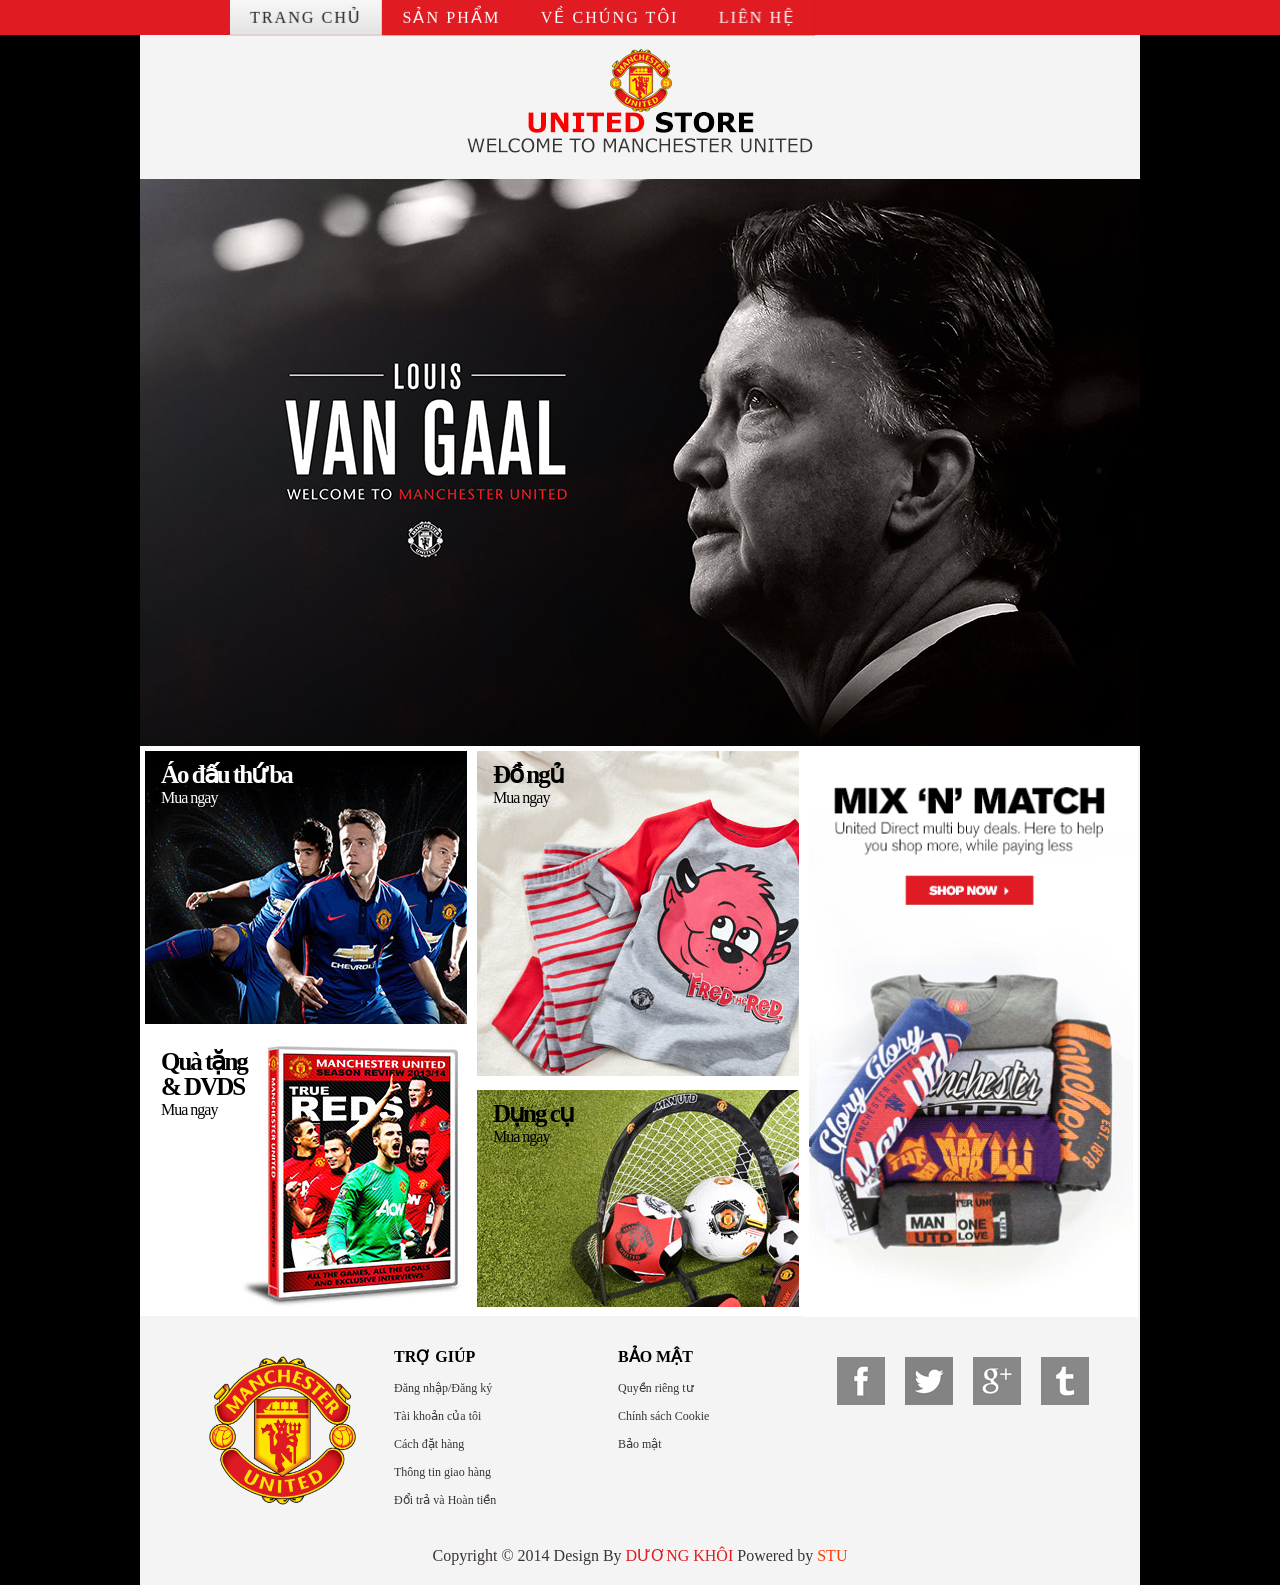
<file: index.html>
﻿<!DOCTYPE html>
<html>

<head>
    <link rel="shortcut icon" href="images/manutdlogo.png" />
    <link rel="stylesheet" href="css/style.css" />
    <link rel="stylesheet" href="css/menubar.css" />
    <title>ManUtd Store</title>

    <script src="js/jquery-1.11.1.min.js"></script>
    <script src="js/simplegallery.js"></script>
    <script>
        var mygallery = new simpleGallery({
            wrapperid: "simplegallery1", 
            dimensions: [1000, 567], 
            imagearray: [
                ["images/slider/04.jpg", "", "", ""],
                ["images/slider/01.png", "", "", ""],
                ["images/slider/02.jpg", "", "", ""],
                ["images/slider/03.png", "", "", ""],
                ["images/slider/05.jpg", "", "", ""]
            ],
            autoplay: [true, 2000, 2], 
            persist: false,
            fadeduration: 500,
            oninit: function () {
            },
            onslide: function (curslide, i) {
            }
        })
    </script>
</head>

<body>
    <div class="wapper">
        <!--Start header-->
        <header>
            <div id="logo">
                <img src="images/logo.png" />
            </div>
        </header>

        <nav>
            <ul class="navigation">
              <li>
                    <a href="index.html">Trang Chủ</a>
                    <span id="current">Trang Chủ</span>
                </li>
                <li>
                    <a href="products.html">Sản Phẩm</a>
                    <span>Sản Phẩm</span>
                </li>
                <li>
                    <a href="about.html">Về Chúng Tôi</a>
                    <span>Về Chúng Tôi</span>
                </li>
                <li>
                    <a href="contact.html">Liên Hệ </a>
                    <span>Liên Hệ</span>
                </li>
              
            </ul>
        </nav>

      
        <article class="main">
       
            <section id="simplegallery1"></section>
           
            <section id="bigbox">
                <div id="boxone">
                    <a href="index.html">
                        <div class="titlebox">
                            <h2>Áo đấu thứ ba </h2>
                            <span>Mua ngay </span>
                        </div>
                        <img src="images/box1a.jpg" />
                    </a>

                    <a href="index.html">
                        <div class="titlebox black">
                            <h2>Quà tặng <br /> & DVDS</h2>
                            <span>Mua ngay </span>
                        </div>
                        <img src="images/box1b.jpg" />
                    </a>
                </div>

                <div id="boxone">
                    <a href="index.html">
                        <div class="titlebox black">
                            <h2>Đồ ngủ</h2>
                            <span>Mua ngay </span>
                        </div>
                        <img src="images/box2a.jpg" />
                    </a>

                    <a href="index.html">
                        <div class="titlebox black">
                            <h2>Dụng cụ</h2>
                            <span>Mua ngay </span>
                        </div>
                        <img src="images/box2b.jpg" />
                    </a>
                </div>

                <div id="boxone">
                    <a href="index.html">
                        <img src="images/box3.gif" id="gif" />
                    </a>
                </div>

            </section>
            

        </article>

        <footer>
            <div id="mainfooter">
                <div id="boxfooter">
                    <a title="rorate" href="index.html"><img id="rorate" src="images/manutdlogo.png" /></a>
                </div>
                <div id="boxfooter">
                    <h4> TRỢ GIÚP</h4>

                    <ul>
                        <li><a href="#">Đăng nhập/Đăng ký</a></li>
                        <li><a href="#">Tài khoản của tôi</a></li>
                        <li><a href="#">Cách đặt hàng</a></li>
                        <li><a href="#">Thông tin giao hàng</a></li>
                        <li><a href="#">Đổi trả và Hoàn tiền</a></li>
                    </ul>
                </div>

                <div id="boxfooter">
                    <h4> BẢO MẬT</h4>
                    <ul>
                        <li><a href="#">Quyền riêng tư</a></li>
                        <li><a href="#">Chính sách Cookie</a></li>
                        <li><a href="#">Bảo mật</a></li>
                    </ul>
                </div>

                <div id="boxsocial">
                    <ul class="social">
                        <li><a href="https://www.facebook.com/manchesterunited" class="facebook"></a></li>
                        <li><a href="https://twitter.com/ManUtd" class="twitter"></a></li>
                        <li><a href="https://plus.google.com/+manutd" class="google"></a></li>
                        <li><a href="www.tumblr.com/tagged/manchester-united" class="tumblr"></a></li>
                    </ul>
                </div>
            </div>

            <p> Copyright &copy; 2014 Design By <a style="color: #E01B22; text-decoration:none;"
                    href="https://www.facebook.com/share/17wJoaTj5F/?mibextid=wwXIfr">DƯƠNG KHÔI </a>
                Powered by <a style="color: #FE3905; text-decoration:none;" href="stu.edu.vn">STU</a></p>
        </footer><!--End footer-->
    </div>
</body>

</html>
</file>
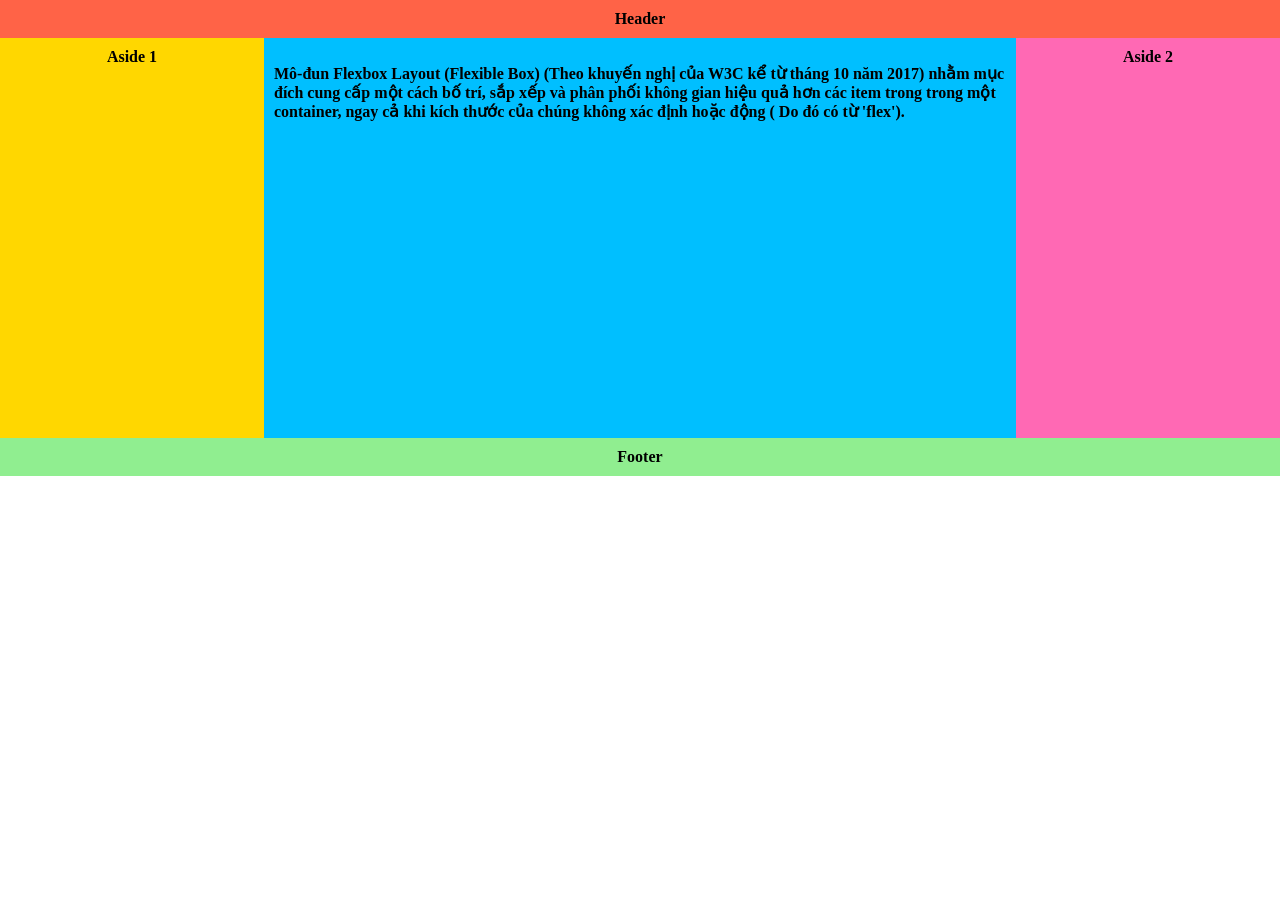
<file: Lab/Lab06/Bai_2_Minh_hoa_layout/index.html>
<!DOCTYPE html>
<html>

<head>
	<meta http-equiv="Content-Type" content="text/html; charset=utf-8" />
    <link rel="stylesheet" href="css/style.css">
</head>

<body>
    <div class="wrapper">
        <header class="header-flex-2">Header</header>
        <article class="main">
            <p>Mô-đun Flexbox Layout (Flexible Box) (Theo khuyến nghị của W3C kể từ tháng 10 năm 2017) nhằm mục đích
                cung cấp một cách bố trí, sắp xếp và phân phối không gian hiệu quả hơn các item trong trong một
                container, ngay cả khi kích thước của chúng không xác định hoặc động ( Do đó có từ 'flex').</p>
        </article>
        <aside class="aside aside-1">Aside 1</aside>
        <aside class="aside aside-2">Aside 2</aside>
        <footer class="footer-flex-2">Footer</footer>
    </div>
</body>

</html>
</file>
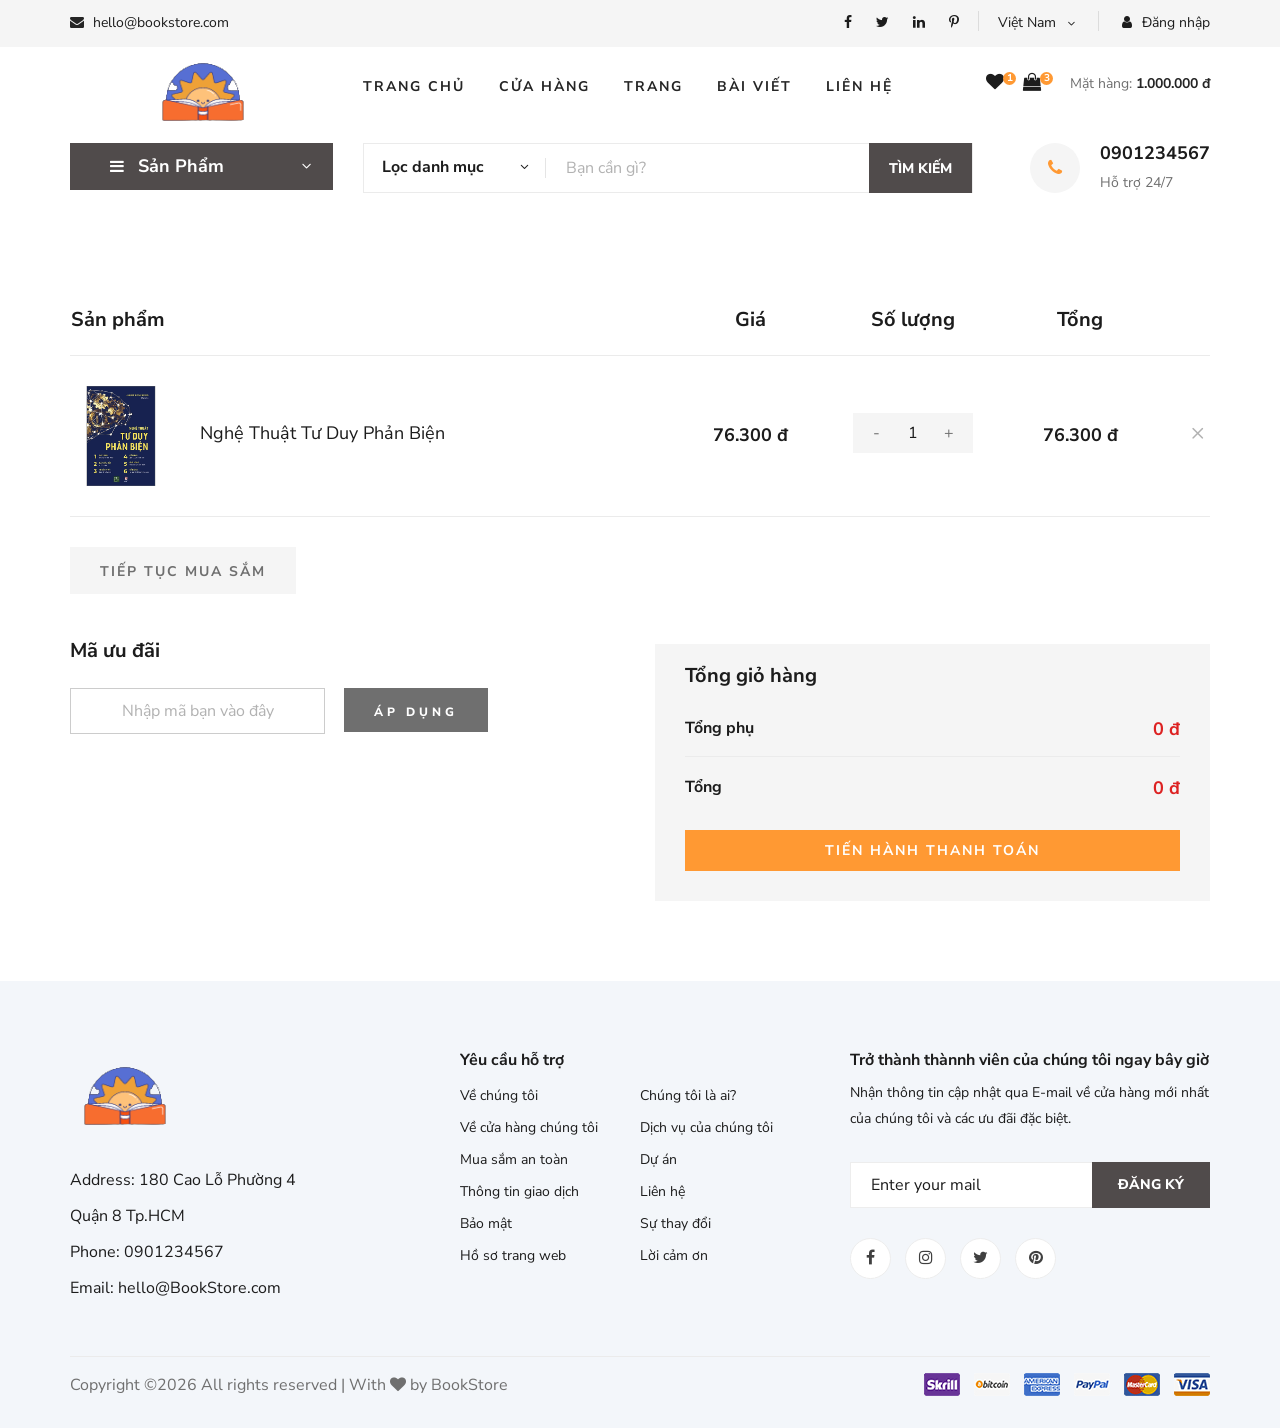
<file: Lab/Lab07/Lab07/demo_bai_2/index.html>
<!DOCTYPE html>
<html lang="zxx">

<head>
    <meta charset="UTF-8">
    <meta name="description" content="Ogani Template">
    <meta name="keywords" content="Ogani, unica, creative, html">
    <meta name="viewport" content="width=device-width, initial-scale=1.0">
    <meta http-equiv="X-UA-Compatible" content="ie=edge">
    <title>Nice | BookStore</title>
    
    <!-- Google Font -->
    <link href="https://fonts.googleapis.com/css2?family=Nunito Sans:wght@200;300;400;600;900&display=swap" rel="stylesheet">
    
    <!-- Css Styles -->
    <link rel="stylesheet" href="css/bootstrap.min.css" type="text/css">
    <link rel="stylesheet" href="css/font-awesome.min.css" type="text/css">
    <link rel="stylesheet" href="css/elegant-icons.css" type="text/css">
    <link rel="stylesheet" href="css/nice-select.css" type="text/css">
    <link rel="stylesheet" href="css/jquery-ui.min.css" type="text/css">
    <link rel="stylesheet" href="css/owl.carousel.min.css" type="text/css">
    <link rel="stylesheet" href="css/slicknav.min.css" type="text/css">
    <link rel="stylesheet" href="css/style.css" type="text/css">


</head>

<body>
    <!-- Page Preloder -->
    <div id="preloder">
        <div class="loader"></div>
    </div>

    <!-- Humberger Begin -->
    <div class="humberger__menu__overlay"></div>
    <div class="humberger__menu__wrapper">
        <div class="humberger__menu__logo">
            <a href="#"><img src="img/logo.png" alt=""></a>
        </div>
        <div class="humberger__menu__cart">
            <ul>
                <li><a href="#"><i class="fa fa-heart"></i> <span>1</span></a></li>
                <li><a href="#"><i class="fa fa-shopping-bag"></i> <span>3</span></a></li>
            </ul>
            <div class="header__cart__price">Mặt hàng: <span>1.000.000 đ</span></div>
        </div>
        <div class="humberger__menu__widget">
            <div class="header__top__right__language">
                <div>Việt Nam</div>
                <span class="arrow_carrot-down"></span>
                <ul>
                    <li><a href="#">Spanis</a></li>
                    <li><a href="#">English</a></li>
                </ul>
            </div>
            <div class="header__top__right__auth">
                <a href="#"><i class="fa fa-user"></i> Đăng nhập</a>
            </div>
        </div>
        <nav class="humberger__menu__nav mobile-menu">
            <ul>
                <li><a href="./index.html">Trang chủ</a></li>
                <li><a href="./shop-grid.html">Cửa hàng</a></li>
                <li><a href="#">Trang</a>
                    <ul class="header__menu__dropdown">
                        <li><a href="./shop-details.html">Cửa hàng chi tiết</a></li>
                        <li><a href="./shoping-cart.html">Giỏ hàng</a></li>
                        <li><a href="./checkout.html">Thủ tục thanh toán</a></li>
                        <li><a href="./blog-details.html">Chi tiết bài viết</a></li>
                    </ul>
                </li>
                <li><a href="./blog.html">Bài viết</a></li>
                <li><a href="./contact.html">Liên hệ</a></li>
            </ul>
        </nav>
        <div id="mobile-menu-wrap"></div>
        <div class="header__top__right__social">
            <a href="#"><i class="fa fa-facebook"></i></a>
            <a href="#"><i class="fa fa-twitter"></i></a>
            <a href="#"><i class="fa fa-linkedin"></i></a>
            <a href="#"><i class="fa fa-pinterest-p"></i></a>
        </div>
        <div class="humberger__menu__contact">
            <ul>
                <li><i class="fa fa-envelope"></i> hello@bookstore.com</li>
            </ul>
        </div>
    </div>
    <!-- Humberger End -->

    <!-- Header Section Begin -->
    <header class="header">
        <div class="header__top">
            <div class="container">
                <div class="row">
                    <div class="col-lg-6 col-md-6">
                        <div class="header__top__left">
                            <ul>
                                <li><i class="fa fa-envelope"></i> hello@bookstore.com</li>
                            </ul>
                        </div>
                    </div>
                    <div class="col-lg-6 col-md-6">
                        <div class="header__top__right">
                            <div class="header__top__right__social">
                                <a href="#"><i class="fa fa-facebook"></i></a>
                                <a href="#"><i class="fa fa-twitter"></i></a>
                                <a href="#"><i class="fa fa-linkedin"></i></a>
                                <a href="#"><i class="fa fa-pinterest-p"></i></a>
                            </div>
                            <div class="header__top__right__language">
                                <div>Việt Nam</div>
                                <span class="arrow_carrot-down"></span>
                                <ul>
                                    <li><a href="#">Spanis</a></li>
                                    <li><a href="#">English</a></li>
                                </ul>
                            </div>
                            <div class="header__top__right__auth">
                                <a href="#"><i class="fa fa-user"></i> Đăng nhập</a>
                            </div>
                        </div>
                    </div>
                </div>
            </div>
        </div>
        <div class="container">
            <div class="row">
                <div class="col-lg-3">
                    <div class="header__logo">
                        <a href="./index.html"><img src="img/logo.png" alt=""></a>
                    </div>
                </div>
                <div class="col-lg-6">
                    <nav class="header__menu">
                        <ul class="ul-menu">
                            <li><a href="./index.html">Trang chủ</a></li>
                            <li><a href="./shop-grid.html">Cửa hàng</a></li>
                            <li><a href="#">Trang</a>
                                <ul class="header__menu__dropdown">
                                    <li><a href="./shop-details.html">Cửa hàng chi tiết</a></li>
                                    <li><a href="./shoping-cart.html">Giỏ hàng</a></li>
                                    <li><a href="./checkout.html">Thủ tục thanh toán</a></li>
                                    <li><a href="./blog-details.html">Chi tiết bài viết</a></li>
                                </ul>
                            </li>
                            <li><a href="./blog.html">Bài viết</a></li>
                            <li><a href="./contact.html">Liên hệ</a></li>
                        </ul>
                    </nav>
                </div>
                <div class="col-lg-3">
                    <div class="header__cart">
                        <ul>
                            <li><a href="#"><i class="fa fa-heart"></i> <span>1</span></a></li>
                            <li><a href="#"><i class="fa fa-shopping-bag"></i> <span>3</span></a></li>
                        </ul>
                        <div class="header__cart__price">Mặt hàng: <span>1.000.000 đ</span></div>
                    </div>
                </div>
            </div>
            <div class="humberger__open">
                <i class="fa fa-bars"></i>
            </div>
        </div>
    </header>
    <!-- Header Section End -->

    <!-- Hero Section Begin -->
    <section class="hero hero-normal">
        <div class="container">
            <div class="row">
                <div class="col-lg-3">
                    <div class="hero__categories">
                        <div class="hero__categories__all">
                            <i class="fa fa-bars"></i>
                            <span>Sản Phẩm</span>
                        </div>
                        <ul>
                            <li><a href="#">Văn học</a></li>
                            <li><a href="#">Kinh tế</a></li>
                            <li><a href="#">Thiếu nhi</a></li>
                            <li><a href="#">Kĩ năng sống</a></li>
                            <li><a href="#">Giáo khoa</a></li>
                            <li><a href="#">Từ điển</a></li>
                            <li><a href="#">Lịch sử</a></li>
                            <li><a href="#">Y học</a></li>
                            <li><a href="#">Tạp chí</a></li>
                            <li><a href="#">Ngoại ngữ</a></li>
                            <li><a href="#">Giáo trình</a></li>
                        </ul>
                    </div>
                </div>
                <div class="col-lg-9">
                    <div class="hero__search">
                        <div class="hero__search__form">
                            <form action="#">
                                <div class="hero__search__categories">
                                    Lọc danh mục
                                    <span class="arrow_carrot-down"></span>
                                </div>
                                <input type="text" placeholder="Bạn cần gì?">
                                <button type="submit" class="site-btn">TÌM KIẾM</button>
                            </form>
                        </div>
                        <div class="hero__search__phone">
                            <div class="hero__search__phone__icon">
                                <i class="fa fa-phone"></i>
                            </div>
                            <div class="hero__search__phone__text">
                                <h5>0901234567</h5>
                                <span>Hỗ trợ 24/7 </span>
                            </div>
                        </div>
                    </div>
                </div>
            </div>
        </div>
    </section>
    <!-- Hero Section End -->

    <!-- Shoping Cart Section Begin -->
    <section class="shoping-cart spad">
        <div class="container">
            <div class="row">
                <div class="col-lg-12">
                    <div class="shoping__cart__table">
                        <table>
                            <thead>
                                <tr>
                                    <th class="shoping__product">Sản phẩm</th>
                                    <th>Giá</th>
                                    <th>Số lượng</th>
                                    <th>Tổng</th>
                                    <th></th>
                                </tr>
                            </thead>
                            <tbody>
                                <tr>
                                    <td class="shoping__cart__item">
                                        <img src="img/featured/Book_2.jpg" alt="" width="100px">
                                        <h5>Nghệ Thuật Tư Duy Phản Biện</h5>
                                    </td>
                                    <td class="shoping__cart__price">
                                        76.300 đ
                                    </td>
                                    <td class="shoping__cart__quantity">
                                        <div class="quantity">
                                            <div class="pro-qty">
                                                <input value="1" id="quantity" >
                                            </div>
                                        </div>
                                    </td>
                                    <td class="shoping__cart__total" id="total">
                                        76.300 đ
                                    </td>
                                    <td class="shoping__cart__item__close">
                                        <span class="icon_close"></span>
                                    </td>
                                </tr>
                            </tbody>
                        </table>
                    </div>
                </div>
            </div>
            <div class="row">
                <div class="col-lg-12">
                    <div class="shoping__cart__btns">
                        <a href="#" class="primary-btn cart-btn">TIẾP TỤC MUA SẮM</a>
                    </div>
                </div>
                <div class="col-lg-6">
                    <div class="shoping__continue">
                        <div class="shoping__discount">
                            <h5>Mã ưu đãi</h5>
                            <form action="#">
                                <input type="text" placeholder="Nhập mã bạn vào đây">
                                <button type="submit" class="site-btn">ÁP DỤNG</button>
                            </form>
                        </div>
                    </div>
                </div>
                <div class="col-lg-6">
                    <div class="shoping__checkout">
                        <h5>Tổng giỏ hàng</h5>
                        <ul>
                            <li>Tổng phụ <span>0 đ</span></li>
                            <li>Tổng <span>0 đ</span></li>
                        </ul>
                        <a href="#" class="primary-btn">Tiến hành thanh toán</a>
                    </div>
                </div>
            </div>
        </div>
    </section>
    <!-- Shoping Cart Section End -->


    <!-- Footer Section Begin -->
    <footer class="footer spad">
        <div class="container">
            <div class="row">
                <div class="col-lg-3 col-md-6 col-sm-6">
                    <div class="footer__about">
                        <div class="footer__about__logo">
                            <a href="./index.html"><img src="img/logo.png" alt=""></a>
                        </div>
                        <ul>
                            <li>Address: 180 Cao Lỗ Phường 4 Quận 8 Tp.HCM</li>
                            <li>Phone: 0901234567</li>
                            <li>Email: hello@BookStore.com</li>
                        </ul>
                    </div>
                </div>
                <div class="col-lg-4 col-md-6 col-sm-6 offset-lg-1">
                    <div class="footer__widget">
                        <h6>
                            Yêu cầu hỗ trợ</h6>
                        <ul>
                            <li><a href="#">Về chúng tôi</a></li>
                            <li><a href="#">Về cửa hàng chúng tôi</a></li>
                            <li><a href="#">Mua sắm an toàn</a></li>
                            <li><a href="#">Thông tin giao dịch</a></li>
                            <li><a href="#">Bảo mật</a></li>
                            <li><a href="#">Hồ sơ trang web</a></li>
                        </ul>
                        <ul>
                            <li><a href="#">Chúng tôi là ai?</a></li>
                            <li><a href="#">Dịch vụ của chúng tôi</a></li>
                            <li><a href="#">Dự án</a></li>
                            <li><a href="#">Liên hệ</a></li>
                            <li><a href="#">Sự thay đổi</a></li>
                            <li><a href="#">Lời cảm ơn</a></li>
                        </ul>
                    </div>
                </div>
                <div class="col-lg-4 col-md-12">
                    <div class="footer__widget">
                        <h6>Trở thành thànnh viên của chúng tôi ngay bây giờ</h6>
                        <p>Nhận thông tin cập nhật qua E-mail về cửa hàng mới nhất của chúng tôi và các ưu đãi đặc biệt.</p>
                        <form action="#">
                            <input type="text" placeholder="Enter your mail">
                            <button type="submit" class="site-btn">Đăng ký</button>
                        </form>
                        <div class="footer__widget__social">
                            <a href="#"><i class="fa fa-facebook"></i></a>
                            <a href="#"><i class="fa fa-instagram"></i></a>
                            <a href="#"><i class="fa fa-twitter"></i></a>
                            <a href="#"><i class="fa fa-pinterest"></i></a>
                        </div>
                    </div>
                </div>
            </div>
            <div class="row">
                <div class="col-lg-12">
                    <div class="footer__copyright">
                        <div class="footer__copyright__text"><p>
  Copyright &copy;<script>document.write(new Date().getFullYear());</script> All rights reserved | With <i class="fa fa-heart" aria-hidden="true"></i> by BookStore</a>
  </p></div>
                        <div class="footer__copyright__payment"><img src="img/payment-item.png" alt=""></div>
                    </div>
                </div>
            </div>
        </div>
    </footer>
    <!-- Footer Section End -->

    <!-- Js Plugins -->
    <script src="js/jquery-3.3.1.min.js"></script>
    <script src="js/bootstrap.min.js"></script>
    <script src="js/jquery.nice-select.min.js"></script>
    <script src="js/jquery-ui.min.js"></script>
    <script src="js/jquery.slicknav.js"></script>
    <script src="js/mixitup.min.js"></script>
    <script src="js/owl.carousel.min.js"></script>
    <script src="js/main.js"></script>


</body>

</html>
</file>
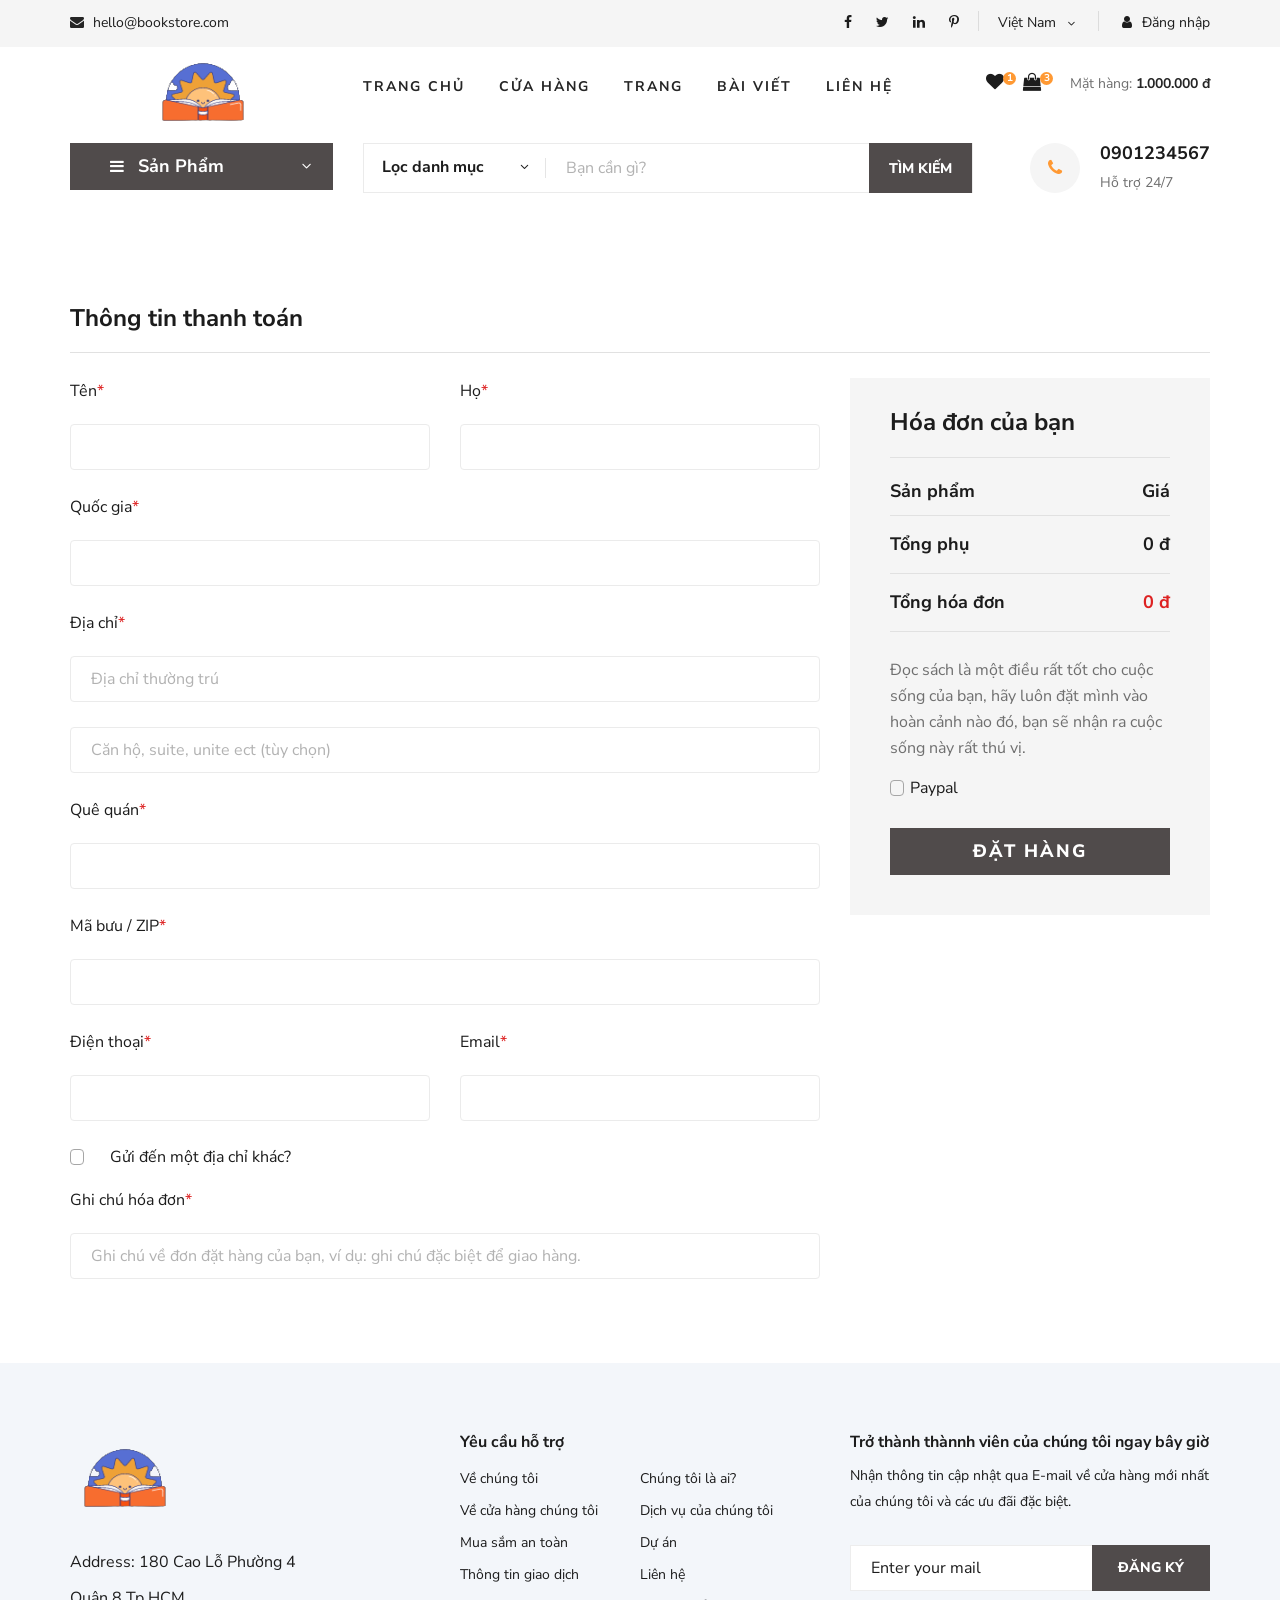
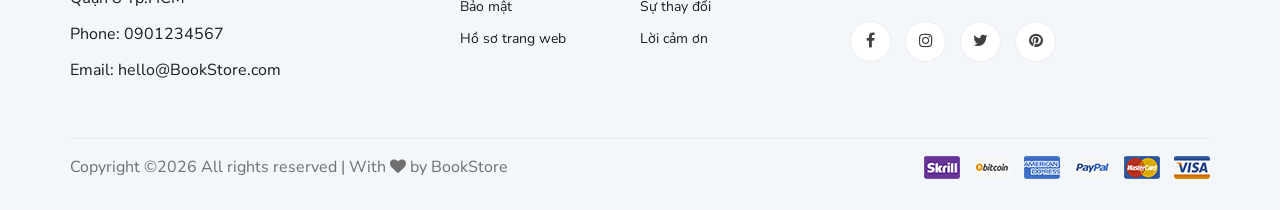
<file: Lab/Lab07/Lab07/Vi_du/index.html>
<!DOCTYPE html>
<html lang="zxx">

<head>
    <meta charset="UTF-8">
    <meta name="description" content="Ogani Template">
    <meta name="keywords" content="Ogani, unica, creative, html">
    <meta name="viewport" content="width=device-width, initial-scale=1.0">
    <meta http-equiv="X-UA-Compatible" content="ie=edge">
    <title>Nice | BookStore</title>
    
    <!-- Google Font -->
    <link href="https://fonts.googleapis.com/css2?family=Nunito Sans:wght@200;300;400;600;900&display=swap" rel="stylesheet">
    
    <!-- Css Styles -->
    <link rel="stylesheet" href="css/bootstrap.min.css" type="text/css">
    <link rel="stylesheet" href="css/font-awesome.min.css" type="text/css">
    <link rel="stylesheet" href="css/elegant-icons.css" type="text/css">
    <link rel="stylesheet" href="css/nice-select.css" type="text/css">
    <link rel="stylesheet" href="css/jquery-ui.min.css" type="text/css">
    <link rel="stylesheet" href="css/owl.carousel.min.css" type="text/css">
    <link rel="stylesheet" href="css/slicknav.min.css" type="text/css">
    <link rel="stylesheet" href="css/style.css" type="text/css">


    <style>
        .error-message {
            color: red;
            font-size: 14px; 
            margin-top: 5px; 
        }
    </style>
</head>

<body>
    <!-- Page Preloder -->
    <div id="preloder">
        <div class="loader"></div>
    </div>

    <!-- Humberger Begin -->
    <div class="humberger__menu__overlay"></div>
    <div class="humberger__menu__wrapper">
        <div class="humberger__menu__logo">
            <a href="#"><img src="img/logo.png" alt=""></a>
        </div>
        <div class="humberger__menu__cart">
            <ul>
                <li><a href="#"><i class="fa fa-heart"></i> <span>1</span></a></li>
                <li><a href="#"><i class="fa fa-shopping-bag"></i> <span>3</span></a></li>
            </ul>
            <div class="header__cart__price">Mặt hàng: <span>1.000.000 đ</span></div>
        </div>
        <div class="humberger__menu__widget">
            <div class="header__top__right__language">
                <div>Việt Nam</div>
                <span class="arrow_carrot-down"></span>
                <ul>
                    <li><a href="#">Spanis</a></li>
                    <li><a href="#">English</a></li>
                </ul>
            </div>
            <div class="header__top__right__auth">
                <a href="#"><i class="fa fa-user"></i> Đăng nhập</a>
            </div>
        </div>
        <nav class="humberger__menu__nav mobile-menu">
            <ul>
                <li><a href="./index.html">Trang chủ</a></li>
                <li><a href="./shop-grid.html">Cửa hàng</a></li>
                <li><a href="#">Trang</a>
                    <ul class="header__menu__dropdown">
                        <li><a href="./shop-details.html">Cửa hàng chi tiết</a></li>
                        <li><a href="./shoping-cart.html">Giỏ hàng</a></li>
                        <li><a href="./checkout.html">Thủ tục thanh toán</a></li>
                        <li><a href="./blog-details.html">Chi tiết bài viết</a></li>
                    </ul>
                </li>
                <li><a href="./blog.html">Bài viết</a></li>
                <li><a href="./contact.html">Liên hệ</a></li>
            </ul>
        </nav>
        <div id="mobile-menu-wrap"></div>
        <div class="header__top__right__social">
            <a href="#"><i class="fa fa-facebook"></i></a>
            <a href="#"><i class="fa fa-twitter"></i></a>
            <a href="#"><i class="fa fa-linkedin"></i></a>
            <a href="#"><i class="fa fa-pinterest-p"></i></a>
        </div>
        <div class="humberger__menu__contact">
            <ul>
                <li><i class="fa fa-envelope"></i> hello@bookstore.com</li>
            </ul>
        </div>
    </div>
    <!-- Humberger End -->

    <!-- Header Section Begin -->
    <header class="header">
        <div class="header__top">
            <div class="container">
                <div class="row">
                    <div class="col-lg-6 col-md-6">
                        <div class="header__top__left">
                            <ul>
                                <li><i class="fa fa-envelope"></i> hello@bookstore.com</li>
                            </ul>
                        </div>
                    </div>
                    <div class="col-lg-6 col-md-6">
                        <div class="header__top__right">
                            <div class="header__top__right__social">
                                <a href="#"><i class="fa fa-facebook"></i></a>
                                <a href="#"><i class="fa fa-twitter"></i></a>
                                <a href="#"><i class="fa fa-linkedin"></i></a>
                                <a href="#"><i class="fa fa-pinterest-p"></i></a>
                            </div>
                            <div class="header__top__right__language">
                                <div>Việt Nam</div>
                                <span class="arrow_carrot-down"></span>
                                <ul>
                                    <li><a href="#">Spanis</a></li>
                                    <li><a href="#">English</a></li>
                                </ul>
                            </div>
                            <div class="header__top__right__auth">
                                <a href="#"><i class="fa fa-user"></i> Đăng nhập</a>
                            </div>
                        </div>
                    </div>
                </div>
            </div>
        </div>
        <div class="container">
            <div class="row">
                <div class="col-lg-3">
                    <div class="header__logo">
                        <a href="./index.html"><img src="img/logo.png" alt=""></a>
                    </div>
                </div>
                <div class="col-lg-6">
                    <nav class="header__menu">
                        <ul class="ul-menu">
                            <li><a href="./index.html">Trang chủ</a></li>
                            <li><a href="./shop-grid.html">Cửa hàng</a></li>
                            <li><a href="#">Trang</a>
                                <ul class="header__menu__dropdown">
                                    <li><a href="./shop-details.html">Cửa hàng chi tiết</a></li>
                                    <li><a href="./shoping-cart.html">Giỏ hàng</a></li>
                                    <li><a href="./checkout.html">Thủ tục thanh toán</a></li>
                                    <li><a href="./blog-details.html">Chi tiết bài viết</a></li>
                                </ul>
                            </li>
                            <li><a href="./blog.html">Bài viết</a></li>
                            <li><a href="./contact.html">Liên hệ</a></li>
                        </ul>
                    </nav>
                </div>
                <div class="col-lg-3">
                    <div class="header__cart">
                        <ul>
                            <li><a href="#"><i class="fa fa-heart"></i> <span>1</span></a></li>
                            <li><a href="#"><i class="fa fa-shopping-bag"></i> <span>3</span></a></li>
                        </ul>
                        <div class="header__cart__price">Mặt hàng: <span>1.000.000 đ</span></div>
                    </div>
                </div>
            </div>
            <div class="humberger__open">
                <i class="fa fa-bars"></i>
            </div>
        </div>
    </header>
    <!-- Header Section End -->

    <!-- Hero Section Begin -->
    <section class="hero hero-normal">
        <div class="container">
            <div class="row">
                <div class="col-lg-3">
                    <div class="hero__categories">
                        <div class="hero__categories__all">
                            <i class="fa fa-bars"></i>
                            <span>Sản Phẩm</span>
                        </div>
                        <ul>
                            <li><a href="#">Văn học</a></li>
                            <li><a href="#">Kinh tế</a></li>
                            <li><a href="#">Thiếu nhi</a></li>
                            <li><a href="#">Kĩ năng sống</a></li>
                            <li><a href="#">Giáo khoa</a></li>
                            <li><a href="#">Từ điển</a></li>
                            <li><a href="#">Lịch sử</a></li>
                            <li><a href="#">Y học</a></li>
                            <li><a href="#">Tạp chí</a></li>
                            <li><a href="#">Ngoại ngữ</a></li>
                            <li><a href="#">Giáo trình</a></li>
                        </ul>
                    </div>
                </div>
                <div class="col-lg-9">
                    <div class="hero__search">
                        <div class="hero__search__form">
                            <form action="#">
                                <div class="hero__search__categories">
                                    Lọc danh mục
                                    <span class="arrow_carrot-down"></span>
                                </div>
                                <input type="text" placeholder="Bạn cần gì?">
                                <button type="submit" class="site-btn">TÌM KIẾM</button>
                            </form>
                        </div>
                        <div class="hero__search__phone">
                            <div class="hero__search__phone__icon">
                                <i class="fa fa-phone"></i>
                            </div>
                            <div class="hero__search__phone__text">
                                <h5>0901234567</h5>
                                <span>Hỗ trợ 24/7 </span>
                            </div>
                        </div>
                    </div>
                </div>
            </div>
        </div>
    </section>
    <!-- Hero Section End -->

     <!-- Checkout Section Begin -->
     <section class="checkout spad">
        <div class="container">
            <div class="checkout__form">
                <h4>Thông tin thanh toán</h4>
                <form id="checkoutForm" action="#">
                    <div class="row">
                        <div class="col-lg-8 col-md-6">
                            <div class="row">
                                <div class="col-lg-6">
                                    <div class="checkout__input">
                                        <p>Tên<span>*</span></p>
                                        <input type="text" id="firstNameInput">
                                        <div class="error-message" id="firstNameErrorMessage"></div>
                                    </div>
                                </div>
                                <div class="col-lg-6">
                                    <div class="checkout__input">
                                        <p>Họ<span>*</span></p>
                                        <input type="text" id="lastNameInput">
                                        <div class="error-message" id="lastNameErrorMessage"></div>
                                    </div>
                                </div>
                            </div>
                            <div class="checkout__input">
                                <p>Quốc gia<span>*</span></p>
                                <input type="text" id="nationInput">
                                <div class="error-message" id="nationErrorMessage"></div>
                            </div>
                            <div class="checkout__input">
                                <p>Địa chỉ<span>*</span></p>
                                <input type="text" placeholder="Địa chỉ thường trú" class="checkout__input__add" id="adresseInput">
                                <div class="error-message" id="adresseErrorMessage"></div>
                                <input type="text" placeholder="Căn hộ, suite, unite ect (tùy chọn)" id="suiteInput">
                                <div class="error-message" id="suiteErrorMessage"></div>
                            </div>
                            <div class="checkout__input">
                                <p>Quê quán<span>*</span></p>
                                <input type="text" id="countryInput">
                                <div class="error-message" id="countryErrorMessage"></div>
                            </div>
                            <div class="checkout__input">
                                <p>Mã bưu / ZIP<span>*</span></p>
                                <input type="text" id="zipInput">
                                <div class="error-message" id="zipErrorMessage"></div>
                            </div>
                            <div class="row">
                                <div class="col-lg-6">
                                    <div class="checkout__input">
                                        <p>Điện thoại<span>*</span></p>
                                        <input type="text" id="numInput">
                                        <div class="error-message" id="numErrorMessage"></div>
                                    </div>
                                </div>
                                <div class="col-lg-6">
                                    <div class="checkout__input">
                                        <p>Email<span>*</span></p>
                                        <input type="text" id="emailInput">
                                        <div class="error-message" id="emailErrorMessage"></div>
                                    </div>
                                </div>
                            </div>
                           
                            <div class="checkout__input__checkbox">
                                <label for="diff-acc">
                                    Gửi đến một địa chỉ khác?
                                    <input type="checkbox" id="diff-acc">
                                    <span class="checkmark"></span>
                                </label>
                            </div>
                            <div class="checkout__input">
                                <p>Ghi chú hóa đơn<span>*</span></p>
                                <input type="text" placeholder="Ghi chú về đơn đặt hàng của bạn, ví dụ: ghi chú đặc biệt để giao hàng." id="noteInput">
                                <div class="error-message" id="noteErrorMessage"></div>
                            </div>
                        </div>
                        <div class="col-lg-4 col-md-6">
                            <div class="checkout__order">
                                <h4>Hóa đơn của bạn</h4>
                                <div class="checkout__order__products">Sản phẩm <span>Giá</span></div>
                               
                                <div class="checkout__order__subtotal">Tổng phụ <span>0 đ</span></div>
                                <div class="checkout__order__total">Tổng hóa đơn <span>0 đ</span></div>
                                <p>Đọc sách là một điều rất tốt cho cuộc sống của bạn, hãy luôn đặt mình vào hoàn cảnh nào đó, bạn sẽ
                                    nhận ra cuộc sống này rất thú vị.
                                </p>
                                <div class="checkout__input__checkbox">
                                    <label for="paypal">
                                        Paypal
                                        <input type="checkbox" id="paypal">
                                        <span class="checkmark"></span>
                                    </label>
                                </div>
                                <button type="button" class="site-btn" onclick="validateForm()">Đặt hàng</button>
                            </div>
                        </div>
                    </div>
                </form>
            </div>
        </div>
    </section>
    <!-- Checkout Section End -->


    <!-- Footer Section Begin -->
    <footer class="footer spad">
        <div class="container">
            <div class="row">
                <div class="col-lg-3 col-md-6 col-sm-6">
                    <div class="footer__about">
                        <div class="footer__about__logo">
                            <a href="./index.html"><img src="img/logo.png" alt=""></a>
                        </div>
                        <ul>
                            <li>Address: 180 Cao Lỗ Phường 4 Quận 8 Tp.HCM</li>
                            <li>Phone: 0901234567</li>
                            <li>Email: hello@BookStore.com</li>
                        </ul>
                    </div>
                </div>
                <div class="col-lg-4 col-md-6 col-sm-6 offset-lg-1">
                    <div class="footer__widget">
                        <h6>
                            Yêu cầu hỗ trợ</h6>
                        <ul>
                            <li><a href="#">Về chúng tôi</a></li>
                            <li><a href="#">Về cửa hàng chúng tôi</a></li>
                            <li><a href="#">Mua sắm an toàn</a></li>
                            <li><a href="#">Thông tin giao dịch</a></li>
                            <li><a href="#">Bảo mật</a></li>
                            <li><a href="#">Hồ sơ trang web</a></li>
                        </ul>
                        <ul>
                            <li><a href="#">Chúng tôi là ai?</a></li>
                            <li><a href="#">Dịch vụ của chúng tôi</a></li>
                            <li><a href="#">Dự án</a></li>
                            <li><a href="#">Liên hệ</a></li>
                            <li><a href="#">Sự thay đổi</a></li>
                            <li><a href="#">Lời cảm ơn</a></li>
                        </ul>
                    </div>
                </div>
                <div class="col-lg-4 col-md-12">
                    <div class="footer__widget">
                        <h6>Trở thành thànnh viên của chúng tôi ngay bây giờ</h6>
                        <p>Nhận thông tin cập nhật qua E-mail về cửa hàng mới nhất của chúng tôi và các ưu đãi đặc biệt.</p>
                        <form action="#">
                            <input type="text" placeholder="Enter your mail">
                            <button type="submit" class="site-btn">Đăng ký</button>
                        </form>
                        <div class="footer__widget__social">
                            <a href="#"><i class="fa fa-facebook"></i></a>
                            <a href="#"><i class="fa fa-instagram"></i></a>
                            <a href="#"><i class="fa fa-twitter"></i></a>
                            <a href="#"><i class="fa fa-pinterest"></i></a>
                        </div>
                    </div>
                </div>
            </div>
            <div class="row">
                <div class="col-lg-12">
                    <div class="footer__copyright">
                        <div class="footer__copyright__text"><p>
  Copyright &copy;<script>document.write(new Date().getFullYear());</script> All rights reserved | With <i class="fa fa-heart" aria-hidden="true"></i> by BookStore</a>
  </p></div>
                        <div class="footer__copyright__payment"><img src="img/payment-item.png" alt=""></div>
                    </div>
                </div>
            </div>
        </div>
    </footer>
    <!-- Footer Section End -->

    <!-- Js Plugins -->
    <script src="js/jquery-3.3.1.min.js"></script>
    <script src="js/bootstrap.min.js"></script>
    <script src="js/jquery.nice-select.min.js"></script>
    <script src="js/jquery-ui.min.js"></script>
    <script src="js/jquery.slicknav.js"></script>
    <script src="js/mixitup.min.js"></script>
    <script src="js/owl.carousel.min.js"></script>
    <script src="js/main.js"></script>



    <!-- JavaScript -->
    <script>
        function validateForm() {
    // 1. Lấy giá trị từ các ô input
    var firstName = document.getElementById('firstNameInput').value.trim();
    var lastName = document.getElementById('lastNameInput').value.trim();
    var nation = document.getElementById('nationInput').value.trim();
    var address = document.getElementById('adresseInput').value.trim();
    var suite = document.getElementById('suiteInput').value.trim();
    var country = document.getElementById('countryInput').value.trim();
    var zip = document.getElementById('zipInput').value.trim();
    var num = document.getElementById('numInput').value.trim();
    var email = document.getElementById('emailInput').value.trim();
    var note = document.getElementById('noteInput').value.trim();

    var isValid = true;

    // 2. Hàm kiểm tra chung để hiển thị lỗi
    function checkEmpty(value, errorId, message) {
        if (value === '') {
            document.getElementById(errorId).textContent = message;
            return false;
        } else {
            document.getElementById(errorId).textContent = '';
            return true;
        }
    }

    // 3. Thực hiện kiểm tra từng ô
    if (!checkEmpty(firstName, 'firstNameErrorMessage', 'Vui lòng nhập tên của bạn.')) isValid = false;
    if (!checkEmpty(lastName, 'lastNameErrorMessage', 'Vui lòng nhập họ của bạn.')) isValid = false;
    if (!checkEmpty(nation, 'nationErrorMessage', 'Vui lòng nhập quốc gia của bạn.')) isValid = false;
    if (!checkEmpty(address, 'adresseErrorMessage', 'Vui lòng nhập địa chỉ của bạn.')) isValid = false;
    if (!checkEmpty(suite, 'suiteErrorMessage', 'Vui lòng nhập nơi của bạn.')) isValid = false;
    if (!checkEmpty(country, 'countryErrorMessage', 'Vui lòng nhập quê quán của bạn.')) isValid = false;
    if (!checkEmpty(zip, 'zipErrorMessage', 'Vui lòng nhập mã bưu của bạn.')) isValid = false;
    if (!checkEmpty(num, 'numErrorMessage', 'Vui lòng nhập số điện thoại của bạn.')) isValid = false;
    if (!checkEmpty(note, 'noteErrorMessage', 'Vui lòng nhập ghi chú đơn hàng.')) isValid = false;

    // Kiểm tra Email định dạng hợp lệ
    if (email === '') {
        document.getElementById('emailErrorMessage').textContent = 'Vui lòng nhập email.';
        isValid = false;
    } else if (!validateEmail(email)) {
        document.getElementById('emailErrorMessage').textContent = 'Vui lòng nhập một địa chỉ email hợp lệ.';
        isValid = false;
    } else {
        document.getElementById('emailErrorMessage').textContent = '';
    }

    // 4. Nếu tất cả đều hợp lệ
    if (isValid) {
        alert('Đặt hàng thành công!');
    }
}

function validateEmail(email) {
    var emailRegex = /\S+@\S+\.\S+/;
    return emailRegex.test(email);
}
    
    </script>
    
</body>

</html>
</file>
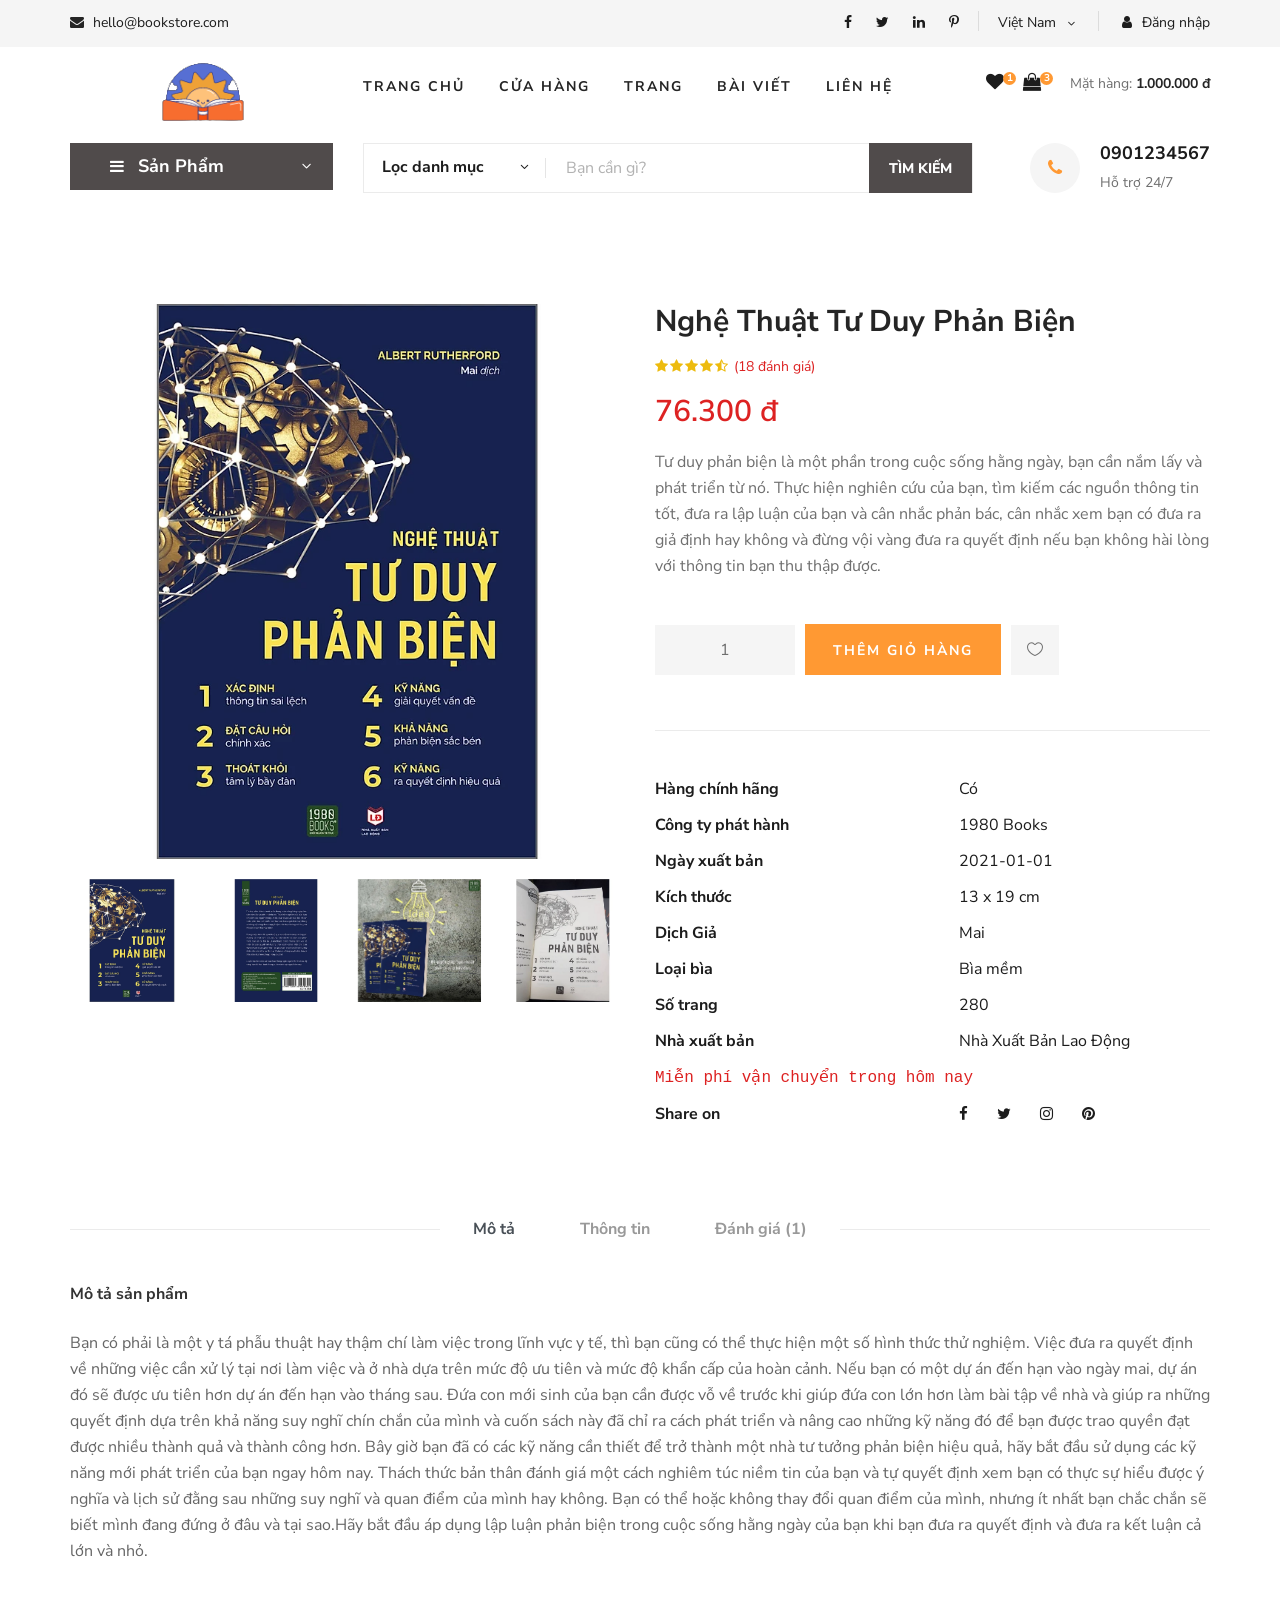
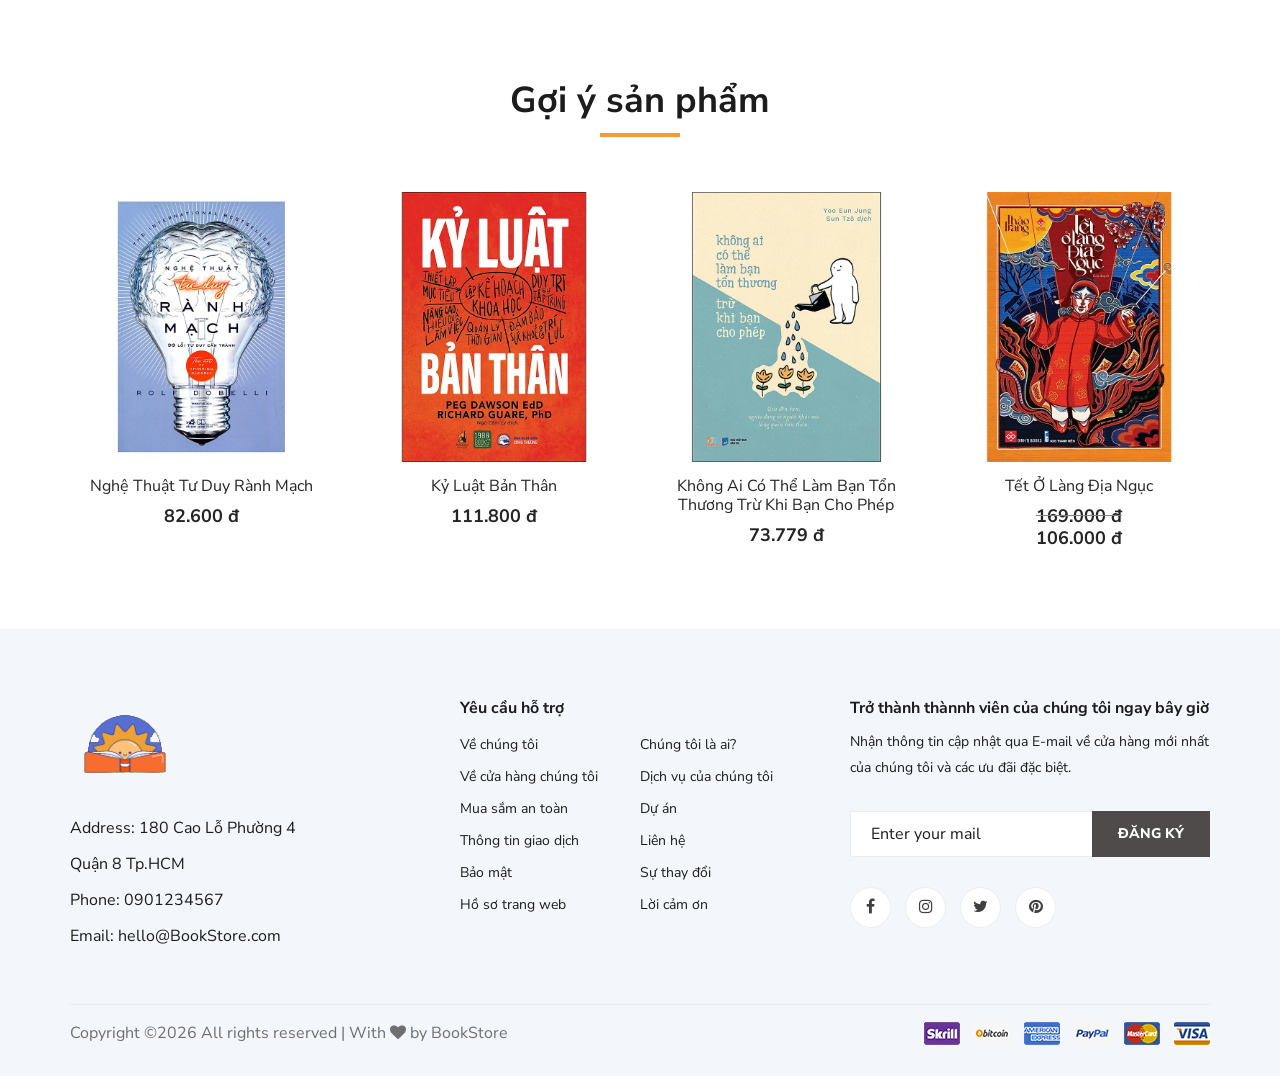
<file: Lab/Lab08/Lab08/Vi_du_2/index.html>
<!DOCTYPE html>
<html lang="zxx">

<head>
    <meta charset="UTF-8">
    <meta name="description" content="Ogani Template">
    <meta name="keywords" content="Ogani, unica, creative, html">
    <meta name="viewport" content="width=device-width, initial-scale=1.0">
    <meta http-equiv="X-UA-Compatible" content="ie=edge">
    <title>Nice | BookStore</title>

    <!-- Google Font -->
    <link href="https://fonts.googleapis.com/css2?family=Nunito Sans:wght@200;300;400;600;900&display=swap" rel="stylesheet">

    <!-- Css Styles -->
    <link rel="stylesheet" href="css/bootstrap.min.css" type="text/css">
    <link rel="stylesheet" href="css/font-awesome.min.css" type="text/css">
    <link rel="stylesheet" href="css/elegant-icons.css" type="text/css">
    <link rel="stylesheet" href="css/nice-select.css" type="text/css">
    <link rel="stylesheet" href="css/jquery-ui.min.css" type="text/css">
    <link rel="stylesheet" href="css/owl.carousel.min.css" type="text/css">
    <link rel="stylesheet" href="css/slicknav.min.css" type="text/css">
    <link rel="stylesheet" href="css/style.css" type="text/css">

    <style>
        .product__details__pic__slider {
            position: relative;
            overflow: hidden;
        }

        .product__details__pic__slider img {
            display: none;
            width: 100%;
            height: auto;
        }

        .button__slide{
            text-align: center;
            padding-top: 10px;
        }
    </style>

    
</head>

<body>
    <!-- Page Preloder -->
    <div id="preloder">
        <div class="loader"></div>
    </div>

    <!-- Humberger Begin -->
    <div class="humberger__menu__overlay"></div>
    <div class="humberger__menu__wrapper">
        <div class="humberger__menu__logo">
            <a href="#"><img src="img/logo.png" alt=""></a>
        </div>
        <div class="humberger__menu__cart">
            <ul>
                <li><a href="#"><i class="fa fa-heart"></i> <span>1</span></a></li>
                <li><a href="#"><i class="fa fa-shopping-bag"></i> <span>3</span></a></li>
            </ul>
            <div class="header__cart__price">Mặt hàng: <span>1.000.000 đ</span></div>
        </div>
        <div class="humberger__menu__widget">
            <div class="header__top__right__language">
                <div>Việt Nam</div>
                <span class="arrow_carrot-down"></span>
                <ul>
                    <li><a href="#">Spanis</a></li>
                    <li><a href="#">English</a></li>
                </ul>
            </div>
            <div class="header__top__right__auth">
                <a href="#"><i class="fa fa-user"></i> Đăng nhập</a>
            </div>
        </div>
        <nav class="humberger__menu__nav mobile-menu">
            <ul>
                <li><a href="./index.html">Trang chủ</a></li>
                <li><a href="./shop-grid.html">Cửa hàng</a></li>
                <li><a href="#">Trang</a>
                    <ul class="header__menu__dropdown">
                        <li><a href="./shop-details.html">Cửa hàng chi tiết</a></li>
                        <li><a href="./shoping-cart.html">Giỏ hàng</a></li>
                        <li><a href="./checkout.html">Thủ tục thanh toán</a></li>
                        <li><a href="./blog-details.html">Chi tiết bài viết</a></li>
                    </ul>
                </li>
                <li><a href="./blog.html">Bài viết</a></li>
                <li><a href="./contact.html">Liên hệ</a></li>
            </ul>
        </nav>
        <div id="mobile-menu-wrap"></div>
        <div class="header__top__right__social">
            <a href="#"><i class="fa fa-facebook"></i></a>
            <a href="#"><i class="fa fa-twitter"></i></a>
            <a href="#"><i class="fa fa-linkedin"></i></a>
            <a href="#"><i class="fa fa-pinterest-p"></i></a>
        </div>
        <div class="humberger__menu__contact">
            <ul>
                <li><i class="fa fa-envelope"></i> hello@bookstore.com</li>
            </ul>
        </div>
    </div>
    <!-- Humberger End -->

    <!-- Header Section Begin -->
    <header class="header">
        <div class="header__top">
            <div class="container">
                <div class="row">
                    <div class="col-lg-6 col-md-6">
                        <div class="header__top__left">
                            <ul>
                                <li><i class="fa fa-envelope"></i> hello@bookstore.com</li>
                            </ul>
                        </div>
                    </div>
                    <div class="col-lg-6 col-md-6">
                        <div class="header__top__right">
                            <div class="header__top__right__social">
                                <a href="#"><i class="fa fa-facebook"></i></a>
                                <a href="#"><i class="fa fa-twitter"></i></a>
                                <a href="#"><i class="fa fa-linkedin"></i></a>
                                <a href="#"><i class="fa fa-pinterest-p"></i></a>
                            </div>
                            <div class="header__top__right__language">
                                <div>Việt Nam</div>
                                <span class="arrow_carrot-down"></span>
                                <ul>
                                    <li><a href="#">Spanis</a></li>
                                    <li><a href="#">English</a></li>
                                </ul>
                            </div>
                            <div class="header__top__right__auth">
                                <a href="#"><i class="fa fa-user"></i> Đăng nhập</a>
                            </div>
                        </div>
                    </div>
                </div>
            </div>
        </div>
        <div class="container">
            <div class="row">
                <div class="col-lg-3">
                    <div class="header__logo">
                        <a href="./index.html"><img src="img/logo.png" alt=""></a>
                    </div>
                </div>
                <div class="col-lg-6">
                    <nav class="header__menu">
                        <ul class="ul-menu">
                            <li><a href="./index.html">Trang chủ</a></li>
                            <li><a href="./shop-grid.html">Cửa hàng</a></li>
                            <li><a href="#">Trang</a>
                                <ul class="header__menu__dropdown">
                                    <li><a href="./shop-details.html">Cửa hàng chi tiết</a></li>
                                    <li><a href="./shoping-cart.html">Giỏ hàng</a></li>
                                    <li><a href="./checkout.html">Thủ tục thanh toán</a></li>
                                    <li><a href="./blog-details.html">Chi tiết bài viết</a></li>
                                </ul>
                            </li>
                            <li><a href="./blog.html">Bài viết</a></li>
                            <li><a href="./contact.html">Liên hệ</a></li>
                        </ul>
                    </nav>
                </div>
                <div class="col-lg-3">
                    <div class="header__cart">
                        <ul>
                            <li><a href="#"><i class="fa fa-heart"></i> <span>1</span></a></li>
                            <li><a href="#"><i class="fa fa-shopping-bag"></i> <span>3</span></a></li>
                        </ul>
                        <div class="header__cart__price">Mặt hàng: <span>1.000.000 đ</span></div>
                    </div>
                </div>
            </div>
            <div class="humberger__open">
                <i class="fa fa-bars"></i>
            </div>
        </div>
    </header>
    <!-- Header Section End -->

    <!-- Hero Section Begin -->
    <section class="hero hero-normal">
        <div class="container">
            <div class="row">
                <div class="col-lg-3">
                    <div class="hero__categories">
                        <div class="hero__categories__all">
                            <i class="fa fa-bars"></i>
                            <span>Sản Phẩm</span>
                        </div>
                        <ul>
                            <li><a href="#">Văn học</a></li>
                            <li><a href="#">Kinh tế</a></li>
                            <li><a href="#">Thiếu nhi</a></li>
                            <li><a href="#">Kĩ năng sống</a></li>
                            <li><a href="#">Giáo khoa</a></li>
                            <li><a href="#">Từ điển</a></li>
                            <li><a href="#">Lịch sử</a></li>
                            <li><a href="#">Y học</a></li>
                            <li><a href="#">Tạp chí</a></li>
                            <li><a href="#">Ngoại ngữ</a></li>
                            <li><a href="#">Giáo trình</a></li>
                        </ul>
                    </div>
                </div>
                <div class="col-lg-9">
                    <div class="hero__search">
                        <div class="hero__search__form">
                            <form action="#">
                                <div class="hero__search__categories">
                                    Lọc danh mục
                                    <span class="arrow_carrot-down"></span>
                                </div>
                                <input type="text" placeholder="Bạn cần gì?">
                                <button type="submit" class="site-btn">TÌM KIẾM</button>
                            </form>
                        </div>
                        <div class="hero__search__phone">
                            <div class="hero__search__phone__icon">
                                <i class="fa fa-phone"></i>
                            </div>
                            <div class="hero__search__phone__text">
                                <h5>0901234567</h5>
                                <span>Hỗ trợ 24/7 </span>
                            </div>
                        </div>
                    </div>
                </div>
            </div>
        </div>
    </section>
    <!-- Hero Section End -->

    <!-- Product Details Section Begin -->
    <section class="product-details spad">
        <div class="container">
            <div class="row">
                <div class="col-lg-6 col-md-6">
                    <div class="product__details__pic">
                        <div class="product__details__pic__item">
                            <img class="product__details__pic__item--large"
                                src="img/product/Book_2.jpg" alt="">
                        </div>
                        <div class="product__details__pic__slider owl-carousel">
                            <img data-imgbigurl="img/product/details/Book_2.jpg"
                                src="img/product/Book_2.jpg" alt="">
                            <img data-imgbigurl="img/product/details/Book_2_details_2.jpg"
                                src="img/product/details/Book_2_details_2.jpg" alt="">
                            <img data-imgbigurl="img/product/details/Book_2_details_1.jpg"
                                src="img/product/details/Book_2_details_1.jpg" alt="">
                            <img data-imgbigurl="img/product/details/Book_2_details_3.jpg"
                                src="img/product/details/Book_2_details_3.jpg" alt="">
                        </div>
                    </div>
                </div>
                <div class="col-lg-6 col-md-6">
                    <div class="product__details__text">
                        <h3>Nghệ Thuật Tư Duy Phản Biện</h3>
                        <div class="product__details__rating">
                            <i class="fa fa-star"></i>
                            <i class="fa fa-star"></i>
                            <i class="fa fa-star"></i>
                            <i class="fa fa-star"></i>
                            <i class="fa fa-star-half-o"></i>
                            <span>(18 đánh giá)</span>
                        </div>
                        <div class="product__details__price">76.300 đ</div>
                        <p>Tư duy phản biện là một phần trong cuộc sống hằng ngày, bạn cần nắm lấy và phát triển từ nó.
                             Thực hiện nghiên cứu của bạn, tìm kiếm các nguồn thông tin tốt, đưa ra lập luận của bạn và cân nhắc phản bác, 
                             cân nhắc xem bạn có đưa ra giả định hay không và đừng vội vàng đưa ra quyết định nếu bạn không hài lòng với 
                             thông tin bạn thu thập được.</p>
                        <div class="product__details__quantity">
                            <div class="quantity">
                                <div class="pro-qty">
                                    <input type="text" value="1">
                                </div>
                            </div>
                        </div>
                        <a href="#" class="primary-btn">Thêm giỏ hàng</a>
                        <a href="#" class="heart-icon"><span class="icon_heart_alt"></span></a>
                        <ul>
                            <li><b>Hàng chính hãng</b> <span>Có</span></li>
                            <li><b>Công ty phát hành</b> <span>1980 Books</span></li>
                            <li><b>Ngày xuất bản</b> <span>2021-01-01</span></li>
                            <li><b>Kích thước</b> <span>13 x 19 cm </span></li>
                            <li><b>Dịch Giả</b> <span>Mai</span></li>
                            <li><b>Loại bìa</b> <span>Bìa mềm</span></li>
                            <li><b>Số trang</b> <span>280</span></li>
                            <li><b>Nhà xuất bản</b> <span>Nhà Xuất Bản Lao Động</span></li>
                            <li><span><samp>Miễn phí vận chuyển trong hôm nay</samp></span></li>
                            <li><b>Share on</b>
                                <div class="share">
                                    <a href="#"><i class="fa fa-facebook"></i></a>
                                    <a href="#"><i class="fa fa-twitter"></i></a>
                                    <a href="#"><i class="fa fa-instagram"></i></a>
                                    <a href="#"><i class="fa fa-pinterest"></i></a>
                                </div>
                            </li>
                        </ul>
                    </div>
                </div>
                <div class="col-lg-12">
                    <div class="product__details__tab">
                        <ul class="nav nav-tabs" role="tablist">
                            <li class="nav-item">
                                <a class="nav-link active" data-toggle="tab" href="#tabs-1" role="tab"
                                    aria-selected="true">Mô tả</a>
                            </li>
                            <li class="nav-item">
                                <a class="nav-link" data-toggle="tab" href="#tabs-2" role="tab"
                                    aria-selected="false">Thông tin</a>
                            </li>
                            <li class="nav-item">
                                <a class="nav-link" data-toggle="tab" href="#tabs-3" role="tab"
                                    aria-selected="false">Đánh giá <span>(1)</span></a>
                            </li>
                        </ul>
                        <div class="tab-content">
                            <div class="tab-pane active" id="tabs-1" role="tabpanel">
                                <div class="product__details__tab__desc">
                                    <h6>Mô tả sản phẩm</h6>
                                    <p>Bạn có phải là một y tá phẫu thuật hay thậm chí làm việc trong lĩnh vực y tế, thì bạn cũng có thể thực hiện một số hình thức thử nghiệm. Việc đưa ra quyết định về những việc cần xử lý tại nơi làm việc và ở nhà dựa trên mức độ ưu tiên và mức độ khẩn cấp của hoàn cảnh.

                                        Nếu bạn có một dự án đến hạn vào ngày mai, dự án đó sẽ được ưu tiên hơn dự án đến hạn vào tháng sau.
                                         Đứa con mới sinh của bạn cần được vỗ về trước khi giúp đứa con lớn hơn làm bài tập về nhà và giúp ra những quyết định dựa trên 
                                         khả năng suy nghĩ chín chắn của mình và cuốn sách này đã chỉ ra cách phát triển và nâng cao những kỹ năng đó để bạn được trao
                                          quyền đạt được nhiều thành quả và thành công hơn. Bây giờ bạn đã có các kỹ năng cần thiết để trở thành một nhà tư tưởng phản
                                          biện hiệu quả, hãy bắt đầu sử dụng các kỹ năng mới phát triển của bạn ngay hôm nay. Thách thức bản thân đánh giá một cách nghiêm
                                           túc niềm tin của bạn và tự quyết định xem bạn có thực sự hiểu được ý nghĩa và lịch sử đằng sau những suy nghĩ và quan điểm của
                                           mình hay không. Bạn có thể hoặc không thay đổi quan điểm của mình, nhưng ít nhất bạn chắc chắn sẽ biết mình đang đứng ở đâu và
                                         tại sao.Hãy bắt đầu áp dụng lập luận phản biện trong cuộc sống hằng ngày của bạn khi bạn đưa ra quyết định và đưa ra kết luận cả lớn và nhỏ.</p>
                                </div>
                            </div>
                            <div class="tab-pane" id="tabs-2" role="tabpanel">
                                <div class="product__details__tab__desc">
                                    <h6>Thông tin sản phẩm</h6>
                                        Về sản phẩm: (39 tích cực, 2 tiêu cực)
                                        <li>
                                            Hầu hết người mua hài lòng với chất lượng sách, đánh giá sách là hay, hữu ích và đáng mua.
                                        </li>
                                        <li>
                                            Một số nhận xét cho biết sách có nội dung tốt, đẹp, in rõ và dễ mang đi.
                                        </li>
                                        <li>
                                            Tuy nhiên, có một số ý kiến cho rằng sách có lối viết đơn giản, không phù hợp với người đã qua công việc kinh doanh.
                                        </li>
                                        Về dịch vụ: (32 tích cực, 2 tiêu cực)
                                        <li>
                                            Đa số khách hàng hài lòng với giao hàng nhanh, đóng gói cẩn thận và dịch vụ hỗ trợ sau bán hàng.
                                        </li>
                                        <li>
                                            Một số nhận xét cho biết nhân viên giao hàng nhiệt tình, vui vẻ và dịch vụ TikiNow được đánh giá tích cực.
                                        </li>
                                        <li>
                                            Tuy nhiên, có một số ý kiến cho rằng khâu đóng gói cẩu thả và có sách bị cong và mòn.
                                        </li>
                                </div>
                            </div>
                            <div class="tab-pane" id="tabs-3" role="tabpanel">
                                <div class="product__details__tab__desc">
                                    <h6>Đánh giá sản phẩm </h6>
                                    <p>Hãy nghĩ đến coi tư duy phản biện như một cơ hội để tương tác với những người khác và tìm hiểu quan điểm của họ. 
                                        Đánh giá những gì người khác nói và xem xét các nguồn thông tin để quyết định xem chúng có xứng đáng hay không.
                                         “Nghệ thuật tư duy phản biện” là một tài liệu tuyệt vời giúp bạn học được những kỹ năng đó và bạn có thể tham khảo lại khi cần.
                                         Hãy nhớ rằng, hơn bất cứ điều gì, hãy rèn luyện kỹ năng tư duy phản biện của bạn, và bạn không bao giờ có thể sai lầm.</p>
                                </div>
                            </div>
                        </div>
                    </div>
                </div>
            </div>
        </div>
    </section>
    <!-- Product Details Section End -->

    <!-- Related Product Section Begin -->
    <section class="related-product">
        <div class="container">
            <div class="row">
                <div class="col-lg-12">
                    <div class="section-title related__product__title">
                        <h2>Gợi ý sản phẩm</h2>
                    </div>
                </div>
            </div>
            <div class="row">
                <div class="col-lg-3 col-md-4 col-sm-6">
                    <div class="product__item">
                        <div class="product__item__pic set-bg" data-setbg="img/product/Book_1.webp">
                            <ul class="product__item__pic__hover">
                                <li><a href="#"><i class="fa fa-heart"></i></a></li>
                                <li><a href="#"><i class="fa fa-retweet"></i></a></li>
                                <li><a href="#"><i class="fa fa-shopping-cart"></i></a></li>
                            </ul>
                        </div>
                        <div class="product__item__text">
                            <h6><a href="#">Nghệ Thuật Tư Duy Rành Mạch</a></h6>
                            <h5>82.600 đ</h5>
                        </div>
                    </div>
                </div>
                <div class="col-lg-3 col-md-4 col-sm-6">
                    <div class="product__item">
                        <div class="product__item__pic set-bg" data-setbg="img/product/Book-3.png">
                            <ul class="product__item__pic__hover">
                                <li><a href="#"><i class="fa fa-heart"></i></a></li>
                                <li><a href="#"><i class="fa fa-retweet"></i></a></li>
                                <li><a href="#"><i class="fa fa-shopping-cart"></i></a></li>
                            </ul>
                        </div>
                        <div class="product__item__text">
                            <h6><a href="#">Kỷ Luật Bản Thân</a></h6>
                            <h5>111.800 đ</h5>
                        </div>
                    </div>
                </div>
                <div class="col-lg-3 col-md-4 col-sm-6">
                    <div class="product__item">
                        <div class="product__item__pic set-bg" data-setbg="img/product/Book_4.jpg">
                            <ul class="product__item__pic__hover">
                                <li><a href="#"><i class="fa fa-heart"></i></a></li>
                                <li><a href="#"><i class="fa fa-retweet"></i></a></li>
                                <li><a href="#"><i class="fa fa-shopping-cart"></i></a></li>
                            </ul>
                        </div>
                        <div class="product__item__text">
                            <h6><a href="#">Không Ai Có Thể Làm Bạn Tổn Thương Trừ Khi Bạn Cho Phép</a></h6>
                            <h5>73.779 đ</h5>
                        </div>
                    </div>
                </div>
                <div class="col-lg-3 col-md-4 col-sm-6">
                    <div class="product__item">
                        <div class="product__item__pic set-bg" data-setbg="img/product/Book_5.jpg">
                            <ul class="product__item__pic__hover">
                                <li><a href="#"><i class="fa fa-heart"></i></a></li>
                                <li><a href="#"><i class="fa fa-retweet"></i></a></li>
                                <li><a href="#"><i class="fa fa-shopping-cart"></i></a></li>
                            </ul>
                        </div>
                        <div class="product__item__text">
                            <h6><a href="#">Tết Ở Làng Địa Ngục</a></h6>
                            <div class="text__sale">
                                <h5 >169.000 đ</h5>
                            </div>
                            <h5 class="text__price">106.000 đ</h5>
                        </div>
                    </div>
                </div>
            </div>
        </div>
    </section>
    <!-- Related Product Section End -->

    <!-- Footer Section Begin -->
    <footer class="footer spad">
        <div class="container">
            <div class="row">
                <div class="col-lg-3 col-md-6 col-sm-6">
                    <div class="footer__about">
                        <div class="footer__about__logo">
                            <a href="./index.html"><img src="img/logo.png" alt=""></a>
                        </div>
                        <ul>
                            <li>Address: 180 Cao Lỗ Phường 4 Quận 8 Tp.HCM</li>
                            <li>Phone: 0901234567</li>
                            <li>Email: hello@BookStore.com</li>
                        </ul>
                    </div>
                </div>
                <div class="col-lg-4 col-md-6 col-sm-6 offset-lg-1">
                    <div class="footer__widget">
                        <h6>
                            Yêu cầu hỗ trợ</h6>
                        <ul>
                            <li><a href="#">Về chúng tôi</a></li>
                            <li><a href="#">Về cửa hàng chúng tôi</a></li>
                            <li><a href="#">Mua sắm an toàn</a></li>
                            <li><a href="#">Thông tin giao dịch</a></li>
                            <li><a href="#">Bảo mật</a></li>
                            <li><a href="#">Hồ sơ trang web</a></li>
                        </ul>
                        <ul>
                            <li><a href="#">Chúng tôi là ai?</a></li>
                            <li><a href="#">Dịch vụ của chúng tôi</a></li>
                            <li><a href="#">Dự án</a></li>
                            <li><a href="#">Liên hệ</a></li>
                            <li><a href="#">Sự thay đổi</a></li>
                            <li><a href="#">Lời cảm ơn</a></li>
                        </ul>
                    </div>
                </div>
                <div class="col-lg-4 col-md-12">
                    <div class="footer__widget">
                        <h6>Trở thành thànnh viên của chúng tôi ngay bây giờ</h6>
                        <p>Nhận thông tin cập nhật qua E-mail về cửa hàng mới nhất của chúng tôi và các ưu đãi đặc biệt.</p>
                        <form action="#">
                            <input type="text" placeholder="Enter your mail">
                            <button type="submit" class="site-btn">Đăng ký</button>
                        </form>
                        <div class="footer__widget__social">
                            <a href="#"><i class="fa fa-facebook"></i></a>
                            <a href="#"><i class="fa fa-instagram"></i></a>
                            <a href="#"><i class="fa fa-twitter"></i></a>
                            <a href="#"><i class="fa fa-pinterest"></i></a>
                        </div>
                    </div>
                </div>
            </div>
            <div class="row">
                <div class="col-lg-12">
                    <div class="footer__copyright">
                        <div class="footer__copyright__text"><p>
  Copyright &copy;<script>document.write(new Date().getFullYear());</script> All rights reserved | With <i class="fa fa-heart" aria-hidden="true"></i> by BookStore</a>
  </p></div>
                        <div class="footer__copyright__payment"><img src="img/payment-item.png" alt=""></div>
                    </div>
                </div>
            </div>
        </div>
    </footer>
    <!-- Footer Section End -->

    <!-- Js Plugins -->
    <script src="js/jquery-3.3.1.min.js"></script>
    <script src="js/bootstrap.min.js"></script>
    <script src="js/jquery.nice-select.min.js"></script>
    <script src="js/jquery-ui.min.js"></script>
    <script src="js/jquery.slicknav.js"></script>
    <script src="js/mixitup.min.js"></script>
    <script src="js/owl.carousel.min.js"></script>
    <script src="js/main.js"></script>
</body>

</html>
</file>
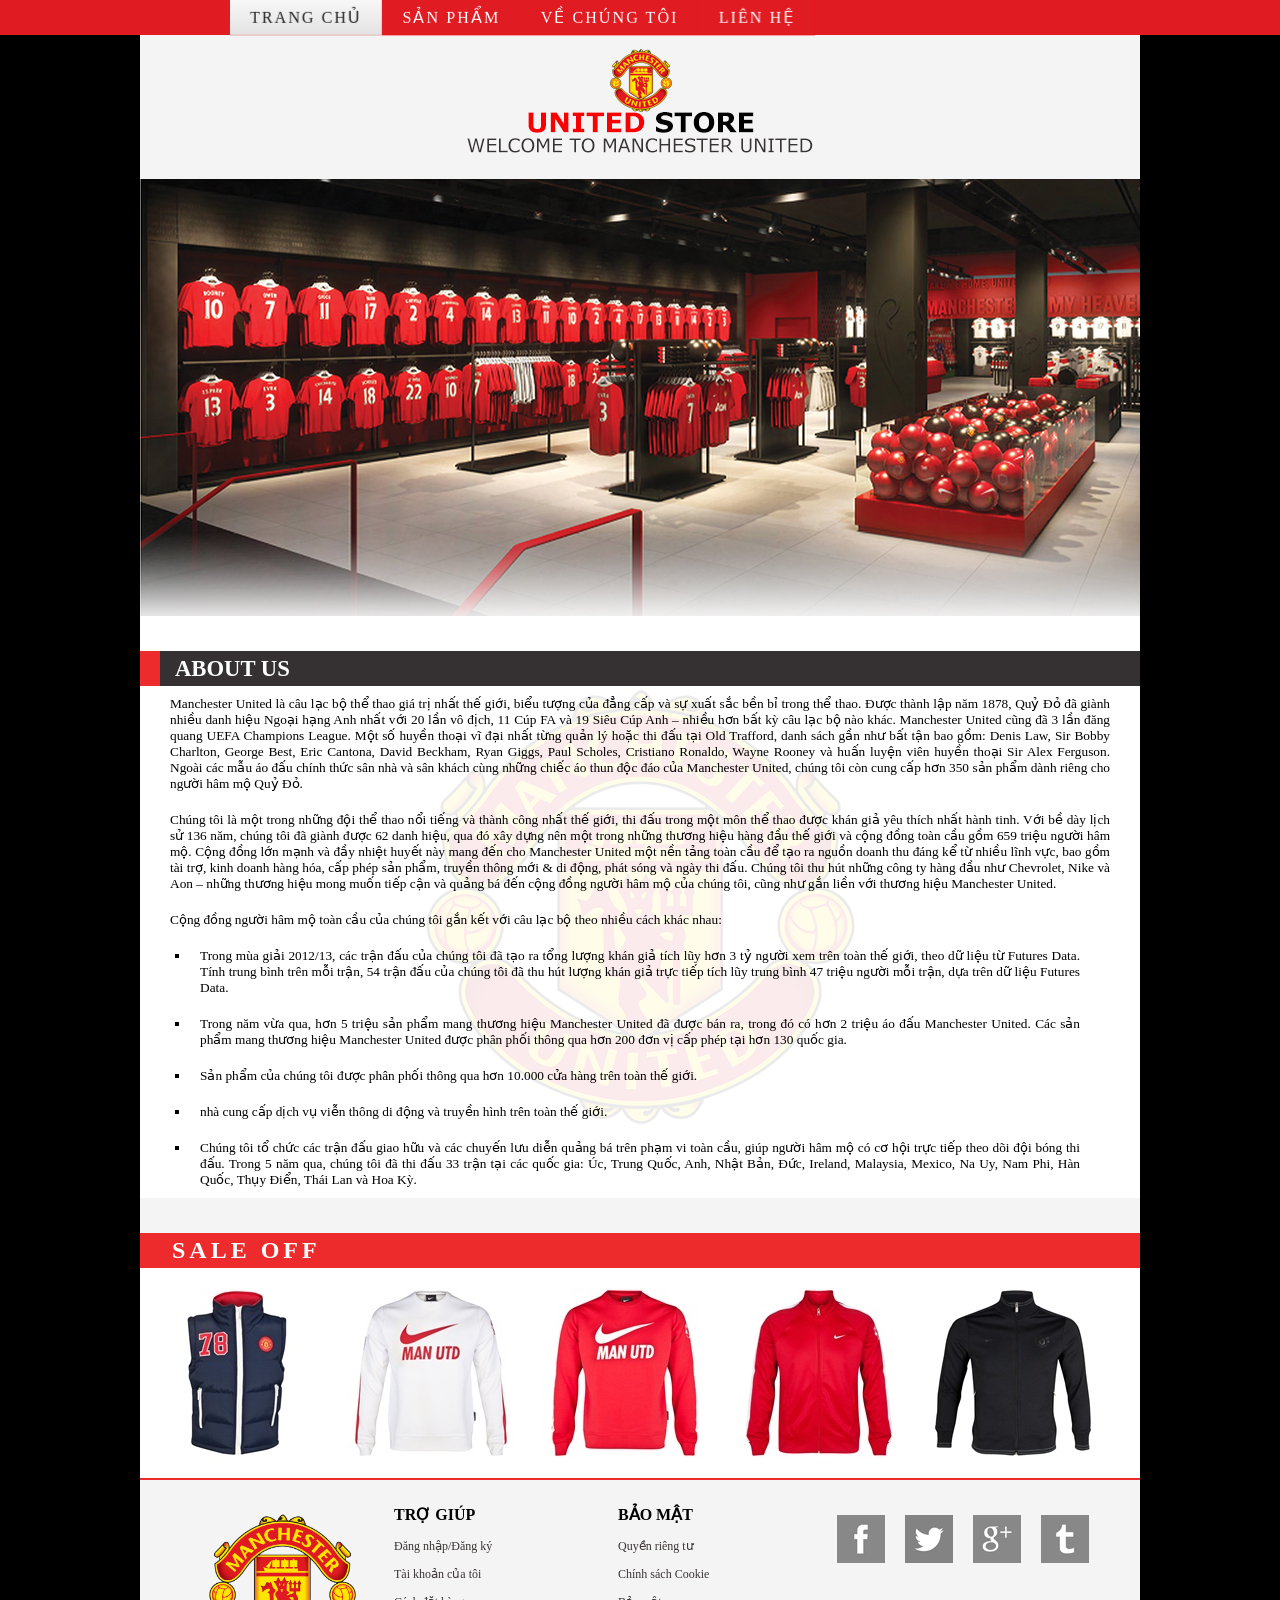
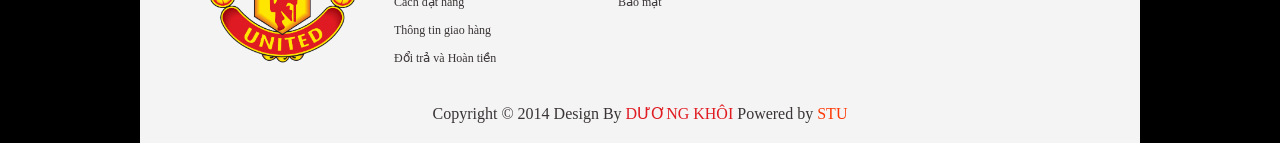
<file: about.html>
﻿<!DOCTYPE html>
<html>

<head>
    <link rel="shortcut icon" href="images/manutdlogo.png" />
    <link rel="stylesheet" href="css/style.css" />
    <link rel="stylesheet" href="css/menubar.css" />
    <link rel="stylesheet" href="css/products.css" />
    <link rel="stylesheet" href="css/aboutcontact.css" />
    <script src="js/jquery-1.11.1.min.js"></script>
    <title>ManUtd Store</title>
</head>

<body>
    <div class="wapper">

        <header>
            <div id="logo">
                <img src="images/logo.png" />
            </div>
        </header>

        <nav>
            <ul class="navigation">
                 <li>
                    <a href="index.html">Trang Chủ</a>
                    <span id="current">Trang Chủ</span>
                </li>
                <li>
                    <a href="products.html">Sản Phẩm</a>
                    <span>Sản Phẩm</span>
                </li>
                <li>
                    <a href="about.html">Về Chúng Tôi</a>
                    <span>Về Chúng Tôi</span>
                </li>
                <li>
                    <a href="contact.html">Liên Hệ </a>
                    <span>Liên Hệ</span>
                </li>
             
            </ul>
        </nav>


        <article class="main">
            <section id="aboutbanner"></section>
            <section id="aboutmain">
                <header class="abouthead">
                    <span>ABOUT US</span>
                </header>
                <p>
                    Manchester United là câu lạc bộ thể thao giá trị nhất thế giới, biểu tượng của đẳng cấp và sự xuất
                    sắc bền bỉ trong thể thao.
                    Được thành lập năm 1878, Quỷ Đỏ đã giành nhiều danh hiệu Ngoại hạng Anh nhất với 20 lần vô địch, 11
                    Cúp FA và 19 Siêu Cúp Anh – nhiều hơn bất kỳ câu lạc bộ nào khác. Manchester United cũng đã 3 lần
                    đăng quang UEFA Champions League.
                    Một số huyền thoại vĩ đại nhất từng quản lý hoặc thi đấu tại Old Trafford, danh sách gần như bất tận
                    bao gồm: Denis Law, Sir Bobby Charlton, George Best, Eric Cantona, David Beckham, Ryan Giggs, Paul
                    Scholes, Cristiano Ronaldo, Wayne Rooney và huấn luyện viên huyền thoại Sir Alex Ferguson.
                    Ngoài các mẫu áo đấu chính thức sân nhà và sân khách cùng những chiếc áo thun độc đáo của Manchester
                    United, chúng tôi còn cung cấp hơn 350 sản phẩm dành riêng cho người hâm mộ Quỷ Đỏ.

                </p>

                <p>
                    Chúng tôi là một trong những đội thể thao nổi tiếng và thành công nhất thế giới, thi đấu trong một
                    môn thể thao được khán giả yêu thích nhất hành tinh.
                    Với bề dày lịch sử 136 năm, chúng tôi đã giành được 62 danh hiệu, qua đó xây dựng nên một trong
                    những thương hiệu hàng đầu thế giới và cộng đồng toàn cầu gồm 659 triệu người hâm mộ.
                    Cộng đồng lớn mạnh và đầy nhiệt huyết này mang đến cho Manchester United một nền tảng toàn cầu để
                    tạo ra nguồn doanh thu đáng kể từ nhiều lĩnh vực, bao gồm tài trợ, kinh doanh hàng hóa, cấp phép sản
                    phẩm, truyền thông mới & di động, phát sóng và ngày thi đấu.
                    Chúng tôi thu hút những công ty hàng đầu như Chevrolet, Nike và Aon – những thương hiệu mong muốn
                    tiếp cận và quảng bá đến cộng đồng người hâm mộ của chúng tôi, cũng như gắn liền với thương hiệu
                    Manchester United.


                <p>
                    Cộng đồng người hâm mộ toàn cầu của chúng tôi gắn kết với câu lạc bộ theo nhiều cách khác nhau:
                </p>
                <ul class="aboutlist">
                    <li>
                        Trong mùa giải 2012/13, các trận đấu của chúng tôi đã tạo ra tổng lượng khán giả tích lũy hơn 3
                        tỷ người xem trên toàn thế giới, theo dữ liệu từ Futures Data.
                        Tính trung bình trên mỗi trận, 54 trận đấu của chúng tôi đã thu hút lượng khán giả trực tiếp
                        tích lũy trung bình 47 triệu người mỗi trận, dựa trên dữ liệu Futures Data.

                    </li>
                    <li>
                        Trong năm vừa qua, hơn 5 triệu sản phẩm mang thương hiệu Manchester United đã được bán ra, trong
                        đó có hơn 2 triệu áo đấu Manchester United.
                        Các sản phẩm mang thương hiệu Manchester United được phân phối thông qua hơn 200 đơn vị cấp phép
                        tại hơn 130 quốc gia.

                    </li>
                    <li>
                        Sản phẩm của chúng tôi được phân phối thông qua hơn 10.000 cửa hàng trên toàn thế giới.
                    </li>
                    <li>
                        nhà cung cấp dịch vụ viễn thông di động và truyền hình trên toàn thế giới.
                    </li>
                    <li>
                        Chúng tôi tổ chức các trận đấu giao hữu và các chuyến lưu diễn quảng bá trên phạm vi toàn cầu,
                        giúp người hâm mộ có cơ hội trực tiếp theo dõi đội bóng thi đấu.
                        Trong 5 năm qua, chúng tôi đã thi đấu 33 trận tại các quốc gia: Úc, Trung Quốc, Anh, Nhật Bản,
                        Đức, Ireland, Malaysia, Mexico, Na Uy, Nam Phi, Hàn Quốc, Thụy Điển, Thái Lan và Hoa Kỳ.

                    </li>
                </ul>
            </section>

            <section>
                <header id="salehead">
                    <span>SALE OFF</span>
                </header>
                <div class="saleimg">
                    <div class="saleview saleview-info">
                        <img src="images/about/01.jpg" />
                        <div class="salepin">
                            <h2>Padded Gillet</h2>
                            <p>Giá: $56.00</p>
                            <a href="details.html" class="info">Xem thêm</a>
                        </div>
                    </div>

                    <div class="saleview saleview-info">
                        <img src="images/about/02.jpg" />
                        <div class="salepin">
                            <h2>Core Hoody White</h2>
                            <p>Giá: $48.00</p>
                            <a href="details.html" class="info">Xem thêm</a>
                        </div>
                    </div>

                    <div class="saleview saleview-info">
                        <img src="images/about/03.jpg" />
                        <div class="salepin">
                            <h2>Core Hoody Red</h2>
                            <p>Giá: $48.00</p>
                            <a href="details.html" class="info">Xem thêm</a>
                        </div>
                    </div>

                    <div class="saleview saleview-info">
                        <img src="images/about/04.jpg" />
                        <div class="salepin">
                            <h2>Core Trainer Jacket</h2>
                            <p>Giá: $56.00</p>
                            <a href="details.html" class="info">Xem thêm</a>
                        </div>
                    </div>

                    <div class="saleview saleview-info">
                        <img src="images/about/05.jpg" />
                        <div class="salepin">
                            <h2>Authentic N98 Jacket</h2>
                            <p>Giá: $40.00</p>
                            <a href="details.html" class="info">Xem thêm</a>
                        </div>
                    </div>
                </div>
            </section>
            </section>


            <footer>
                <div id="mainfooter">
                    <div id="boxfooter">
                        <a title="rorate" href="index.html"><img id="rorate" src="images/manutdlogo.png" /></a>
                    </div>
                    <div id="boxfooter">
                        <h4> TRỢ GIÚP</h4>

                        <ul>
                            <li><a href="#">Đăng nhập/Đăng ký</a></li>
                            <li><a href="#">Tài khoản của tôi</a></li>
                            <li><a href="#">Cách đặt hàng</a></li>
                            <li><a href="#">Thông tin giao hàng</a></li>
                            <li><a href="#">Đổi trả và Hoàn tiền</a></li>
                        </ul>
                    </div>

                    <div id="boxfooter">
                        <h4> BẢO MẬT</h4>
                        <ul>
                            <li><a href="#">Quyền riêng tư</a></li>
                            <li><a href="#">Chính sách Cookie</a></li>
                            <li><a href="#">Bảo mật</a></li>
                        </ul>

                    </div>

                    <div id="boxsocial">
                        <ul class="social">
                            <li><a href="https://www.facebook.com/manchesterunited" class="facebook"></a></li>
                            <li><a href="https://twitter.com/ManUtd" class="twitter"></a></li>
                            <li><a href="https://plus.google.com/+manutd" class="google"></a></li>
                            <li><a href="www.tumblr.com/tagged/manchester-united" class="tumblr"></a></li>
                        </ul>
                    </div>
                </div>

                <p> Copyright &copy; 2014 Design By <a style="color: #E01B22; text-decoration:none;"
                        href="https://www.facebook.com/share/17wJoaTj5F/?mibextid=wwXIfr">DƯƠNG KHÔI </a>
                    Powered by <a style="color: #FE3905; text-decoration:none;" href="stu.edu.vn"> STU </a></p>
            </footer>
    </div>
</body>

</html>
</file>
<file: css/style.css>
﻿*{margin: 0px; padding: 0px}

.wapper{
    width:1000px;
    margin: 0 auto;
}

ol, ul{list-style: none;}

body{
    background-color:#000;
}

header{
    background-color: #f4f4f4;
    height: 144px;
    margin-top: 35px;
}

#logo{
    text-align:center;
    padding-top: 13px;
}

.main{
    float:left;
    width: 100%;
    background-color: #f4f4f4;
}

#simplegallery1{ 
    position: relative;
    visibility: hidden;
}

#simplegallery1 .gallerydesctext{
    text-align: left;
    padding: 2px 5px;
}

#bigbox{
    width: 1000px;
    margin: 0 auto;
    margin-bottom: 5px;
    float: left;
}

#boxone{
    float:left;
}

#gif{
    height:557px;
}

#boxone a{
    padding: 4px;
    border: solid 1px #FFF;
    background: #FFF;
    display: block;
    position: relative;
    transition:All 1s ease;
    -webkit-transition:All s ease;
    -moz-transition:All 1s ease;
    -o-transition:All 1s ease;
}

#boxone a:hover{
    text-decoration: underline;
    transform: rotate(0deg) scale(0.9) skew(0deg) translate(0px);
    -webkit-transform: rotate(0deg) scale(0.9) skew(0deg) translate(0px);
    -moz-transform: rotate(0deg) scale(0.9) skew(0deg) translate(0px);
    -o-transform: rotate(0deg) scale(0.9) skew(0deg) translate(0px);
    -ms-transform: rotate(0deg) scale(0.9) skew(0deg) translate(0px);
}

.titlebox{
    position: absolute;
    top: 15px;
    left: 20px;
    right: 15px;
    color:#fff;
}

.titlebox h2{
    font-size: 25px;
    font-family: Tahoma;
    line-height: 25px;
    font-weight: 700;
    letter-spacing: -2px;
    padding-bottom: 3px;
}

.titlebox span{
    font-size: 16px;
    line-height: 16px;
    display: block;
    font-family: Tahoma;
    font-weight: 300;
    letter-spacing: -1px;
}

.black{
    color:#000;
}

footer{
    width: 1000px;
    clear: both;
    float:left;
    background-image: url(../images/footerbg.png);
}

footer p{
    width:100%;
    color: #3a3434;
    background-color: #f4f4f4;
    float:left;
    text-align: center;
    padding: 10px 0 20px 0;
    font-family: 'Segoe UI';
}

#mainfooter{
    color: black;
    padding: 15px 0;
    margin-top: 10px;
    float:left;
    width: 100%;
}

#boxfooter{
    width: 170px;
    float: left;
    padding: 0px 24px 0px 30px;
    font-family:Verdana;
}

#boxfooter img{
    width: 165px;
    padding: 0px 24px 0px 30px;
}

#boxfooter ul{
    padding-top:15px;
    font-size: 9pt;
}

#boxfooter li{
    padding-bottom: 13px;
}

#rorate{
    -webkit-transition: all 0.5s ease;
    -moz-transition: all 0.5s ease;
    -o-transition: all 0.5s ease;
    -ms-transition: all 0.5s ease;
    transition: all 0.5s ease;
}

#rorate:hover{
    -webkit-transform: rotate(360deg);
    -moz-transform: rotate(360deg);
    -o-transform: rotate(360deg);
    -ms-transform: rotate(360deg);
    transform: rotate(360deg);
}

#boxfooter li a{
    color: #3a3434;
    text-decoration: none;
}

#boxfooter li a:hover{
    text-decoration: underline;
}

#boxsocial {
    width: 275px;
    float: left;
    padding: 0px 15px;
    font-family: Verdana;
}

.social a{
	height: 48px;
	width: 48px;
	margin: 10px;
	float: left;
	-webkit-transition: all ease 0.3s;
	-moz-transition: all ease 0.3s;
	-o-transition: all ease 0.3s;
	-ms-transition: all ease 0.3s;
	transition: all ease 0.3s;
}

.social li{
    float:left;
}
 
.facebook{
    background-image:url(../images/social/facebook.png);
}
 
.twitter{
    background-image:url(../images/social/twitter.png);
}

.google {
    background-image: url(../images/social/google.png);
}

.tumblr{
    background-image:url(../images/social/tumblr.png);
}

.social a:hover {
	background-position: 0px -48px;
	box-shadow: 0px 0px 4px 1px rgba(0,0,0,0.8);
}
</file>
<file: css/menubar.css>
﻿nav {
  width: 100%;
  height: 35px;
  background-color: #E01B22;
  position: fixed;
  top: 0;
  left: 0;
  z-index: 999;
}

.navigation{
    margin: 0px 232px;
	display:inline-block;
	position:relative;
	perspective: 2000px;
	-moz-perspective: 2000px;
	-webkit-perspective: 2000px;
	-o-perspective: 2000px;
	-ms-perspective: 2000px;
	list-style: none outside none;
	
}

.navigation li{
	display:inline-block;
	position:relative;
	float:left;
	text-transform:uppercase;
	letter-spacing:2px;
    height: 35px;
	-webkit-transition:all 0.5s ease;
	-moz-transition:all 0.5s ease;
	-ms-transition:all 0.5s ease;
	-o-transition:all 0.5s ease;
	transition:all 0.5s ease;
	transform-style: preserve-3d;  
	-webkit-transform-style: preserve-3d;
	-moz-transform-style: preserve-3d;
	-o-transform-style: preserve-3d;  
	-ms-transform-style: preserve-3d;  
}


#current{
    background-image:linear-gradient(bottom,#e3e3e3,#f8f8f8);
	background-image:-moz-linear-gradient(bottom,#e3e3e3,#f8f8f8);
	background-image:-webkit-linear-gradient(bottom,#e3e3e3,#f8f8f8);
	background-image:-o-linear-gradient(bottom,#e3e3e3,#f8f8f8);
	background-image:-ms-linear-gradient(bottom,#e3e3e3,#f8f8f8);
    color:#232323;
}

.navigation span{
    color: white;
    float:left;
    display:block;
    padding:0px 20px;
	height:35px;
    line-height: 35px;
    background-color:red;
    position:relative;
	cursor:pointer;
	background-image:linear-gradient(top,#E01B22,#E01B22);
	background-image:-moz-linear-gradient(top,#E01B22,#E01B22);
	background-image:-webkit-linear-gradient(top,#E01B22,#E01B22);
	background-image:-o-linear-gradient(top,#E01B22,#E01B22);
	background-image:-ms-linear-gradient(top,#E01B22,#E01B22);
	transform:translateZ(15px);
	-moz-transform:translateZ(15px);
	-webkit-transform:translateZ(15px);
	-o-transform:translateZ(15px);
	-ms-transform:translateZ(15px);
}

.navigation a{
	box-shadow:0 0 5px rgba(0,0,0,0.5);
    position:absolute;
    top:15px;
    left:0;
    display:block;
    padding:0 20px;
	height: 34px;
    line-height: 35px;
	text-decoration: none;
	color:#232323;	
    background-image:linear-gradient(bottom,#e3e3e3,#f8f8f8);
	background-image:-moz-linear-gradient(bottom,#e3e3e3,#f8f8f8);
	background-image:-webkit-linear-gradient(bottom,#e3e3e3,#f8f8f8);
	background-image:-o-linear-gradient(bottom,#e3e3e3,#f8f8f8);
	background-image:-ms-linear-gradient(bottom,#e3e3e3,#f8f8f8);
	-webkit-transform:rotateX(-90deg);
	-moz-transform:rotateX(-90deg);
	-o-transform:rotateX(-90deg);
	-ms-transform:rotateX(-90deg);
	transform:rotateX(-90deg);
}

.navigation li:hover{
	-webkit-transform:rotateX(90deg);  
	-moz-transform:rotateX(90deg);
}
</file>
<file: Lab/Lab06/Bai_2_Minh_hoa_layout/css/style.css>
* {
    box-sizing: border-box;
}

/* Thêm font-size mặc định 16px cho toàn trang */
body {
    font-size: 16px;
    margin: 0;
}

.wrapper {
    display: flex;
    flex-flow: row wrap;
    font-weight: bold;
    text-align: center;
}

.wrapper > * {
    padding: 10px;
    flex: 1 100%;
}

.header-flex-2 {
    background: tomato;
}

.footer-flex-2 {
    background: lightgreen;
    order: 4;
}

.main {
    text-align: left;
    background: deepskyblue;
    height: auto; /* Đổi thành auto để chứa vừa ảnh và text */
    flex: 3 0px;
    order: 2;
}

/* =========================================================
   THIẾT LẬP RESPONSIVE CHO HÌNH ẢNH
   ========================================================= */
.img-responsive {
    width: 100%;    /* Ép ảnh luôn bằng 100% chiều rộng của cột chứa nó */
    height: auto;   /* Chiều cao tự co giãn theo tỷ lệ chuẩn của ảnh */
    display: block;
    margin-top: 15px; /* Tạo khoảng cách với đoạn văn phía trên */
}

.aside {
    flex: 1 0 0;
}

.aside-1 {
    background: gold;
    min-height: 400px;
    order: 1;
}

.aside-2 {
    background: hotpink;
    min-height: 400px;
    order: 3;
}

/* Responsive 2 cột (Dưới 1200px) */
@media screen and (max-width: 1200px) {
    .main {
        flex: 1 100%; 
        order: 1;     
    }
    .aside-1 {
        flex: 1 50%;  
        order: 2;     
    }
    .aside-2 {
        flex: 1 50%;  
        order: 3;     
    }
}

/* =========================================================
   Responsive 1 cột (Dưới 600px) - TĂNG FONT CHỮ LÊN 20PX
   ========================================================= */
@media screen and (max-width: 600px) {
    body {
        font-size: 20px; /* Chuyển thành 1 cột thì chữ to lên 20px */
    }
    
    .aside-1, .aside-2 {
        flex: 1 100%; 
    }
}
</file>
<file: Lab/Lab07/Lab07/demo_bai_2/css/elegant-icons.css>
@font-face {
	font-family: 'ElegantIcons';
	src:url('../fonts/ElegantIcons.eot');
	src:url('../fonts/ElegantIcons.eot?#iefix') format('embedded-opentype'),
		url('../fonts/ElegantIcons.woff') format('woff'),
		url('../fonts/ElegantIcons.ttf') format('truetype'),
		url('../fonts/ElegantIcons.svg#ElegantIcons') format('svg');
	font-weight: normal;
	font-style: normal;
}

/* Use the following CSS code if you want to use data attributes for inserting your icons */
[data-icon]:before {
	font-family: 'ElegantIcons';
	content: attr(data-icon);
	speak: none;
	font-weight: normal;
	font-variant: normal;
	text-transform: none;
	line-height: 1;
	-webkit-font-smoothing: antialiased;
	-moz-osx-font-smoothing: grayscale;
}

/* Use the following CSS code if you want to have a class per icon */
/*
Instead of a list of all class selectors,
you can use the generic selector below, but it's slower:
[class*="your-class-prefix"] {
*/
.arrow_up, .arrow_down, .arrow_left, .arrow_right, .arrow_left-up, .arrow_right-up, .arrow_right-down, .arrow_left-down, .arrow-up-down, .arrow_up-down_alt, .arrow_left-right_alt, .arrow_left-right, .arrow_expand_alt2, .arrow_expand_alt, .arrow_condense, .arrow_expand, .arrow_move, .arrow_carrot-up, .arrow_carrot-down, .arrow_carrot-left, .arrow_carrot-right, .arrow_carrot-2up, .arrow_carrot-2down, .arrow_carrot-2left, .arrow_carrot-2right, .arrow_carrot-up_alt2, .arrow_carrot-down_alt2, .arrow_carrot-left_alt2, .arrow_carrot-right_alt2, .arrow_carrot-2up_alt2, .arrow_carrot-2down_alt2, .arrow_carrot-2left_alt2, .arrow_carrot-2right_alt2, .arrow_triangle-up, .arrow_triangle-down, .arrow_triangle-left, .arrow_triangle-right, .arrow_triangle-up_alt2, .arrow_triangle-down_alt2, .arrow_triangle-left_alt2, .arrow_triangle-right_alt2, .arrow_back, .icon_minus-06, .icon_plus, .icon_close, .icon_check, .icon_minus_alt2, .icon_plus_alt2, .icon_close_alt2, .icon_check_alt2, .icon_zoom-out_alt, .icon_zoom-in_alt, .icon_search, .icon_box-empty, .icon_box-selected, .icon_minus-box, .icon_plus-box, .icon_box-checked, .icon_circle-empty, .icon_circle-slelected, .icon_stop_alt2, .icon_stop, .icon_pause_alt2, .icon_pause, .icon_menu, .icon_menu-square_alt2, .icon_menu-circle_alt2, .icon_ul, .icon_ol, .icon_adjust-horiz, .icon_adjust-vert, .icon_document_alt, .icon_documents_alt, .icon_pencil, .icon_pencil-edit_alt, .icon_pencil-edit, .icon_folder-alt, .icon_folder-open_alt, .icon_folder-add_alt, .icon_info_alt, .icon_error-oct_alt, .icon_error-circle_alt, .icon_error-triangle_alt, .icon_question_alt2, .icon_question, .icon_comment_alt, .icon_chat_alt, .icon_vol-mute_alt, .icon_volume-low_alt, .icon_volume-high_alt, .icon_quotations, .icon_quotations_alt2, .icon_clock_alt, .icon_lock_alt, .icon_lock-open_alt, .icon_key_alt, .icon_cloud_alt, .icon_cloud-upload_alt, .icon_cloud-download_alt, .icon_image, .icon_images, .icon_lightbulb_alt, .icon_gift_alt, .icon_house_alt, .icon_genius, .icon_mobile, .icon_tablet, .icon_laptop, .icon_desktop, .icon_camera_alt, .icon_mail_alt, .icon_cone_alt, .icon_ribbon_alt, .icon_bag_alt, .icon_creditcard, .icon_cart_alt, .icon_paperclip, .icon_tag_alt, .icon_tags_alt, .icon_trash_alt, .icon_cursor_alt, .icon_mic_alt, .icon_compass_alt, .icon_pin_alt, .icon_pushpin_alt, .icon_map_alt, .icon_drawer_alt, .icon_toolbox_alt, .icon_book_alt, .icon_calendar, .icon_film, .icon_table, .icon_contacts_alt, .icon_headphones, .icon_lifesaver, .icon_piechart, .icon_refresh, .icon_link_alt, .icon_link, .icon_loading, .icon_blocked, .icon_archive_alt, .icon_heart_alt, .icon_star_alt, .icon_star-half_alt, .icon_star, .icon_star-half, .icon_tools, .icon_tool, .icon_cog, .icon_cogs, .arrow_up_alt, .arrow_down_alt, .arrow_left_alt, .arrow_right_alt, .arrow_left-up_alt, .arrow_right-up_alt, .arrow_right-down_alt, .arrow_left-down_alt, .arrow_condense_alt, .arrow_expand_alt3, .arrow_carrot_up_alt, .arrow_carrot-down_alt, .arrow_carrot-left_alt, .arrow_carrot-right_alt, .arrow_carrot-2up_alt, .arrow_carrot-2dwnn_alt, .arrow_carrot-2left_alt, .arrow_carrot-2right_alt, .arrow_triangle-up_alt, .arrow_triangle-down_alt, .arrow_triangle-left_alt, .arrow_triangle-right_alt, .icon_minus_alt, .icon_plus_alt, .icon_close_alt, .icon_check_alt, .icon_zoom-out, .icon_zoom-in, .icon_stop_alt, .icon_menu-square_alt, .icon_menu-circle_alt, .icon_document, .icon_documents, .icon_pencil_alt, .icon_folder, .icon_folder-open, .icon_folder-add, .icon_folder_upload, .icon_folder_download, .icon_info, .icon_error-circle, .icon_error-oct, .icon_error-triangle, .icon_question_alt, .icon_comment, .icon_chat, .icon_vol-mute, .icon_volume-low, .icon_volume-high, .icon_quotations_alt, .icon_clock, .icon_lock, .icon_lock-open, .icon_key, .icon_cloud, .icon_cloud-upload, .icon_cloud-download, .icon_lightbulb, .icon_gift, .icon_house, .icon_camera, .icon_mail, .icon_cone, .icon_ribbon, .icon_bag, .icon_cart, .icon_tag, .icon_tags, .icon_trash, .icon_cursor, .icon_mic, .icon_compass, .icon_pin, .icon_pushpin, .icon_map, .icon_drawer, .icon_toolbox, .icon_book, .icon_contacts, .icon_archive, .icon_heart, .icon_profile, .icon_group, .icon_grid-2x2, .icon_grid-3x3, .icon_music, .icon_pause_alt, .icon_phone, .icon_upload, .icon_download, .social_facebook, .social_twitter, .social_pinterest, .social_googleplus, .social_tumblr, .social_tumbleupon, .social_wordpress, .social_instagram, .social_dribbble, .social_vimeo, .social_linkedin, .social_rss, .social_deviantart, .social_share, .social_myspace, .social_skype, .social_youtube, .social_picassa, .social_googledrive, .social_flickr, .social_blogger, .social_spotify, .social_delicious, .social_facebook_circle, .social_twitter_circle, .social_pinterest_circle, .social_googleplus_circle, .social_tumblr_circle, .social_stumbleupon_circle, .social_wordpress_circle, .social_instagram_circle, .social_dribbble_circle, .social_vimeo_circle, .social_linkedin_circle, .social_rss_circle, .social_deviantart_circle, .social_share_circle, .social_myspace_circle, .social_skype_circle, .social_youtube_circle, .social_picassa_circle, .social_googledrive_alt2, .social_flickr_circle, .social_blogger_circle, .social_spotify_circle, .social_delicious_circle, .social_facebook_square, .social_twitter_square, .social_pinterest_square, .social_googleplus_square, .social_tumblr_square, .social_stumbleupon_square, .social_wordpress_square, .social_instagram_square, .social_dribbble_square, .social_vimeo_square, .social_linkedin_square, .social_rss_square, .social_deviantart_square, .social_share_square, .social_myspace_square, .social_skype_square, .social_youtube_square, .social_picassa_square, .social_googledrive_square, .social_flickr_square, .social_blogger_square, .social_spotify_square, .social_delicious_square, .icon_printer, .icon_calulator, .icon_building, .icon_floppy, .icon_drive, .icon_search-2, .icon_id, .icon_id-2, .icon_puzzle, .icon_like, .icon_dislike, .icon_mug, .icon_currency, .icon_wallet, .icon_pens, .icon_easel, .icon_flowchart, .icon_datareport, .icon_briefcase, .icon_shield, .icon_percent, .icon_globe, .icon_globe-2, .icon_target, .icon_hourglass, .icon_balance, .icon_rook, .icon_printer-alt, .icon_calculator_alt, .icon_building_alt, .icon_floppy_alt, .icon_drive_alt, .icon_search_alt, .icon_id_alt, .icon_id-2_alt, .icon_puzzle_alt, .icon_like_alt, .icon_dislike_alt, .icon_mug_alt, .icon_currency_alt, .icon_wallet_alt, .icon_pens_alt, .icon_easel_alt, .icon_flowchart_alt, .icon_datareport_alt, .icon_briefcase_alt, .icon_shield_alt, .icon_percent_alt, .icon_globe_alt, .icon_clipboard {
	font-family: 'ElegantIcons';
	speak: none;
	font-style: normal;
	font-weight: normal;
	font-variant: normal;
	text-transform: none;
	line-height: 1;
	-webkit-font-smoothing: antialiased;
}
.arrow_up:before {
	content: "\21";
}
.arrow_down:before {
	content: "\22";
}
.arrow_left:before {
	content: "\23";
}
.arrow_right:before {
	content: "\24";
}
.arrow_left-up:before {
	content: "\25";
}
.arrow_right-up:before {
	content: "\26";
}
.arrow_right-down:before {
	content: "\27";
}
.arrow_left-down:before {
	content: "\28";
}
.arrow-up-down:before {
	content: "\29";
}
.arrow_up-down_alt:before {
	content: "\2a";
}
.arrow_left-right_alt:before {
	content: "\2b";
}
.arrow_left-right:before {
	content: "\2c";
}
.arrow_expand_alt2:before {
	content: "\2d";
}
.arrow_expand_alt:before {
	content: "\2e";
}
.arrow_condense:before {
	content: "\2f";
}
.arrow_expand:before {
	content: "\30";
}
.arrow_move:before {
	content: "\31";
}
.arrow_carrot-up:before {
	content: "\32";
}
.arrow_carrot-down:before {
	content: "\33";
}
.arrow_carrot-left:before {
	content: "\34";
}
.arrow_carrot-right:before {
	content: "\35";
}
.arrow_carrot-2up:before {
	content: "\36";
}
.arrow_carrot-2down:before {
	content: "\37";
}
.arrow_carrot-2left:before {
	content: "\38";
}
.arrow_carrot-2right:before {
	content: "\39";
}
.arrow_carrot-up_alt2:before {
	content: "\3a";
}
.arrow_carrot-down_alt2:before {
	content: "\3b";
}
.arrow_carrot-left_alt2:before {
	content: "\3c";
}
.arrow_carrot-right_alt2:before {
	content: "\3d";
}
.arrow_carrot-2up_alt2:before {
	content: "\3e";
}
.arrow_carrot-2down_alt2:before {
	content: "\3f";
}
.arrow_carrot-2left_alt2:before {
	content: "\40";
}
.arrow_carrot-2right_alt2:before {
	content: "\41";
}
.arrow_triangle-up:before {
	content: "\42";
}
.arrow_triangle-down:before {
	content: "\43";
}
.arrow_triangle-left:before {
	content: "\44";
}
.arrow_triangle-right:before {
	content: "\45";
}
.arrow_triangle-up_alt2:before {
	content: "\46";
}
.arrow_triangle-down_alt2:before {
	content: "\47";
}
.arrow_triangle-left_alt2:before {
	content: "\48";
}
.arrow_triangle-right_alt2:before {
	content: "\49";
}
.arrow_back:before {
	content: "\4a";
}
.icon_minus-06:before {
	content: "\4b";
}
.icon_plus:before {
	content: "\4c";
}
.icon_close:before {
	content: "\4d";
}
.icon_check:before {
	content: "\4e";
}
.icon_minus_alt2:before {
	content: "\4f";
}
.icon_plus_alt2:before {
	content: "\50";
}
.icon_close_alt2:before {
	content: "\51";
}
.icon_check_alt2:before {
	content: "\52";
}
.icon_zoom-out_alt:before {
	content: "\53";
}
.icon_zoom-in_alt:before {
	content: "\54";
}
.icon_search:before {
	content: "\55";
}
.icon_box-empty:before {
	content: "\56";
}
.icon_box-selected:before {
	content: "\57";
}
.icon_minus-box:before {
	content: "\58";
}
.icon_plus-box:before {
	content: "\59";
}
.icon_box-checked:before {
	content: "\5a";
}
.icon_circle-empty:before {
	content: "\5b";
}
.icon_circle-slelected:before {
	content: "\5c";
}
.icon_stop_alt2:before {
	content: "\5d";
}
.icon_stop:before {
	content: "\5e";
}
.icon_pause_alt2:before {
	content: "\5f";
}
.icon_pause:before {
	content: "\60";
}
.icon_menu:before {
	content: "\61";
}
.icon_menu-square_alt2:before {
	content: "\62";
}
.icon_menu-circle_alt2:before {
	content: "\63";
}
.icon_ul:before {
	content: "\64";
}
.icon_ol:before {
	content: "\65";
}
.icon_adjust-horiz:before {
	content: "\66";
}
.icon_adjust-vert:before {
	content: "\67";
}
.icon_document_alt:before {
	content: "\68";
}
.icon_documents_alt:before {
	content: "\69";
}
.icon_pencil:before {
	content: "\6a";
}
.icon_pencil-edit_alt:before {
	content: "\6b";
}
.icon_pencil-edit:before {
	content: "\6c";
}
.icon_folder-alt:before {
	content: "\6d";
}
.icon_folder-open_alt:before {
	content: "\6e";
}
.icon_folder-add_alt:before {
	content: "\6f";
}
.icon_info_alt:before {
	content: "\70";
}
.icon_error-oct_alt:before {
	content: "\71";
}
.icon_error-circle_alt:before {
	content: "\72";
}
.icon_error-triangle_alt:before {
	content: "\73";
}
.icon_question_alt2:before {
	content: "\74";
}
.icon_question:before {
	content: "\75";
}
.icon_comment_alt:before {
	content: "\76";
}
.icon_chat_alt:before {
	content: "\77";
}
.icon_vol-mute_alt:before {
	content: "\78";
}
.icon_volume-low_alt:before {
	content: "\79";
}
.icon_volume-high_alt:before {
	content: "\7a";
}
.icon_quotations:before {
	content: "\7b";
}
.icon_quotations_alt2:before {
	content: "\7c";
}
.icon_clock_alt:before {
	content: "\7d";
}
.icon_lock_alt:before {
	content: "\7e";
}
.icon_lock-open_alt:before {
	content: "\e000";
}
.icon_key_alt:before {
	content: "\e001";
}
.icon_cloud_alt:before {
	content: "\e002";
}
.icon_cloud-upload_alt:before {
	content: "\e003";
}
.icon_cloud-download_alt:before {
	content: "\e004";
}
.icon_image:before {
	content: "\e005";
}
.icon_images:before {
	content: "\e006";
}
.icon_lightbulb_alt:before {
	content: "\e007";
}
.icon_gift_alt:before {
	content: "\e008";
}
.icon_house_alt:before {
	content: "\e009";
}
.icon_genius:before {
	content: "\e00a";
}
.icon_mobile:before {
	content: "\e00b";
}
.icon_tablet:before {
	content: "\e00c";
}
.icon_laptop:before {
	content: "\e00d";
}
.icon_desktop:before {
	content: "\e00e";
}
.icon_camera_alt:before {
	content: "\e00f";
}
.icon_mail_alt:before {
	content: "\e010";
}
.icon_cone_alt:before {
	content: "\e011";
}
.icon_ribbon_alt:before {
	content: "\e012";
}
.icon_bag_alt:before {
	content: "\e013";
}
.icon_creditcard:before {
	content: "\e014";
}
.icon_cart_alt:before {
	content: "\e015";
}
.icon_paperclip:before {
	content: "\e016";
}
.icon_tag_alt:before {
	content: "\e017";
}
.icon_tags_alt:before {
	content: "\e018";
}
.icon_trash_alt:before {
	content: "\e019";
}
.icon_cursor_alt:before {
	content: "\e01a";
}
.icon_mic_alt:before {
	content: "\e01b";
}
.icon_compass_alt:before {
	content: "\e01c";
}
.icon_pin_alt:before {
	content: "\e01d";
}
.icon_pushpin_alt:before {
	content: "\e01e";
}
.icon_map_alt:before {
	content: "\e01f";
}
.icon_drawer_alt:before {
	content: "\e020";
}
.icon_toolbox_alt:before {
	content: "\e021";
}
.icon_book_alt:before {
	content: "\e022";
}
.icon_calendar:before {
	content: "\e023";
}
.icon_film:before {
	content: "\e024";
}
.icon_table:before {
	content: "\e025";
}
.icon_contacts_alt:before {
	content: "\e026";
}
.icon_headphones:before {
	content: "\e027";
}
.icon_lifesaver:before {
	content: "\e028";
}
.icon_piechart:before {
	content: "\e029";
}
.icon_refresh:before {
	content: "\e02a";
}
.icon_link_alt:before {
	content: "\e02b";
}
.icon_link:before {
	content: "\e02c";
}
.icon_loading:before {
	content: "\e02d";
}
.icon_blocked:before {
	content: "\e02e";
}
.icon_archive_alt:before {
	content: "\e02f";
}
.icon_heart_alt:before {
	content: "\e030";
}
.icon_star_alt:before {
	content: "\e031";
}
.icon_star-half_alt:before {
	content: "\e032";
}
.icon_star:before {
	content: "\e033";
}
.icon_star-half:before {
	content: "\e034";
}
.icon_tools:before {
	content: "\e035";
}
.icon_tool:before {
	content: "\e036";
}
.icon_cog:before {
	content: "\e037";
}
.icon_cogs:before {
	content: "\e038";
}
.arrow_up_alt:before {
	content: "\e039";
}
.arrow_down_alt:before {
	content: "\e03a";
}
.arrow_left_alt:before {
	content: "\e03b";
}
.arrow_right_alt:before {
	content: "\e03c";
}
.arrow_left-up_alt:before {
	content: "\e03d";
}
.arrow_right-up_alt:before {
	content: "\e03e";
}
.arrow_right-down_alt:before {
	content: "\e03f";
}
.arrow_left-down_alt:before {
	content: "\e040";
}
.arrow_condense_alt:before {
	content: "\e041";
}
.arrow_expand_alt3:before {
	content: "\e042";
}
.arrow_carrot_up_alt:before {
	content: "\e043";
}
.arrow_carrot-down_alt:before {
	content: "\e044";
}
.arrow_carrot-left_alt:before {
	content: "\e045";
}
.arrow_carrot-right_alt:before {
	content: "\e046";
}
.arrow_carrot-2up_alt:before {
	content: "\e047";
}
.arrow_carrot-2dwnn_alt:before {
	content: "\e048";
}
.arrow_carrot-2left_alt:before {
	content: "\e049";
}
.arrow_carrot-2right_alt:before {
	content: "\e04a";
}
.arrow_triangle-up_alt:before {
	content: "\e04b";
}
.arrow_triangle-down_alt:before {
	content: "\e04c";
}
.arrow_triangle-left_alt:before {
	content: "\e04d";
}
.arrow_triangle-right_alt:before {
	content: "\e04e";
}
.icon_minus_alt:before {
	content: "\e04f";
}
.icon_plus_alt:before {
	content: "\e050";
}
.icon_close_alt:before {
	content: "\e051";
}
.icon_check_alt:before {
	content: "\e052";
}
.icon_zoom-out:before {
	content: "\e053";
}
.icon_zoom-in:before {
	content: "\e054";
}
.icon_stop_alt:before {
	content: "\e055";
}
.icon_menu-square_alt:before {
	content: "\e056";
}
.icon_menu-circle_alt:before {
	content: "\e057";
}
.icon_document:before {
	content: "\e058";
}
.icon_documents:before {
	content: "\e059";
}
.icon_pencil_alt:before {
	content: "\e05a";
}
.icon_folder:before {
	content: "\e05b";
}
.icon_folder-open:before {
	content: "\e05c";
}
.icon_folder-add:before {
	content: "\e05d";
}
.icon_folder_upload:before {
	content: "\e05e";
}
.icon_folder_download:before {
	content: "\e05f";
}
.icon_info:before {
	content: "\e060";
}
.icon_error-circle:before {
	content: "\e061";
}
.icon_error-oct:before {
	content: "\e062";
}
.icon_error-triangle:before {
	content: "\e063";
}
.icon_question_alt:before {
	content: "\e064";
}
.icon_comment:before {
	content: "\e065";
}
.icon_chat:before {
	content: "\e066";
}
.icon_vol-mute:before {
	content: "\e067";
}
.icon_volume-low:before {
	content: "\e068";
}
.icon_volume-high:before {
	content: "\e069";
}
.icon_quotations_alt:before {
	content: "\e06a";
}
.icon_clock:before {
	content: "\e06b";
}
.icon_lock:before {
	content: "\e06c";
}
.icon_lock-open:before {
	content: "\e06d";
}
.icon_key:before {
	content: "\e06e";
}
.icon_cloud:before {
	content: "\e06f";
}
.icon_cloud-upload:before {
	content: "\e070";
}
.icon_cloud-download:before {
	content: "\e071";
}
.icon_lightbulb:before {
	content: "\e072";
}
.icon_gift:before {
	content: "\e073";
}
.icon_house:before {
	content: "\e074";
}
.icon_camera:before {
	content: "\e075";
}
.icon_mail:before {
	content: "\e076";
}
.icon_cone:before {
	content: "\e077";
}
.icon_ribbon:before {
	content: "\e078";
}
.icon_bag:before {
	content: "\e079";
}
.icon_cart:before {
	content: "\e07a";
}
.icon_tag:before {
	content: "\e07b";
}
.icon_tags:before {
	content: "\e07c";
}
.icon_trash:before {
	content: "\e07d";
}
.icon_cursor:before {
	content: "\e07e";
}
.icon_mic:before {
	content: "\e07f";
}
.icon_compass:before {
	content: "\e080";
}
.icon_pin:before {
	content: "\e081";
}
.icon_pushpin:before {
	content: "\e082";
}
.icon_map:before {
	content: "\e083";
}
.icon_drawer:before {
	content: "\e084";
}
.icon_toolbox:before {
	content: "\e085";
}
.icon_book:before {
	content: "\e086";
}
.icon_contacts:before {
	content: "\e087";
}
.icon_archive:before {
	content: "\e088";
}
.icon_heart:before {
	content: "\e089";
}
.icon_profile:before {
	content: "\e08a";
}
.icon_group:before {
	content: "\e08b";
}
.icon_grid-2x2:before {
	content: "\e08c";
}
.icon_grid-3x3:before {
	content: "\e08d";
}
.icon_music:before {
	content: "\e08e";
}
.icon_pause_alt:before {
	content: "\e08f";
}
.icon_phone:before {
	content: "\e090";
}
.icon_upload:before {
	content: "\e091";
}
.icon_download:before {
	content: "\e092";
}
.social_facebook:before {
	content: "\e093";
}
.social_twitter:before {
	content: "\e094";
}
.social_pinterest:before {
	content: "\e095";
}
.social_googleplus:before {
	content: "\e096";
}
.social_tumblr:before {
	content: "\e097";
}
.social_tumbleupon:before {
	content: "\e098";
}
.social_wordpress:before {
	content: "\e099";
}
.social_instagram:before {
	content: "\e09a";
}
.social_dribbble:before {
	content: "\e09b";
}
.social_vimeo:before {
	content: "\e09c";
}
.social_linkedin:before {
	content: "\e09d";
}
.social_rss:before {
	content: "\e09e";
}
.social_deviantart:before {
	content: "\e09f";
}
.social_share:before {
	content: "\e0a0";
}
.social_myspace:before {
	content: "\e0a1";
}
.social_skype:before {
	content: "\e0a2";
}
.social_youtube:before {
	content: "\e0a3";
}
.social_picassa:before {
	content: "\e0a4";
}
.social_googledrive:before {
	content: "\e0a5";
}
.social_flickr:before {
	content: "\e0a6";
}
.social_blogger:before {
	content: "\e0a7";
}
.social_spotify:before {
	content: "\e0a8";
}
.social_delicious:before {
	content: "\e0a9";
}
.social_facebook_circle:before {
	content: "\e0aa";
}
.social_twitter_circle:before {
	content: "\e0ab";
}
.social_pinterest_circle:before {
	content: "\e0ac";
}
.social_googleplus_circle:before {
	content: "\e0ad";
}
.social_tumblr_circle:before {
	content: "\e0ae";
}
.social_stumbleupon_circle:before {
	content: "\e0af";
}
.social_wordpress_circle:before {
	content: "\e0b0";
}
.social_instagram_circle:before {
	content: "\e0b1";
}
.social_dribbble_circle:before {
	content: "\e0b2";
}
.social_vimeo_circle:before {
	content: "\e0b3";
}
.social_linkedin_circle:before {
	content: "\e0b4";
}
.social_rss_circle:before {
	content: "\e0b5";
}
.social_deviantart_circle:before {
	content: "\e0b6";
}
.social_share_circle:before {
	content: "\e0b7";
}
.social_myspace_circle:before {
	content: "\e0b8";
}
.social_skype_circle:before {
	content: "\e0b9";
}
.social_youtube_circle:before {
	content: "\e0ba";
}
.social_picassa_circle:before {
	content: "\e0bb";
}
.social_googledrive_alt2:before {
	content: "\e0bc";
}
.social_flickr_circle:before {
	content: "\e0bd";
}
.social_blogger_circle:before {
	content: "\e0be";
}
.social_spotify_circle:before {
	content: "\e0bf";
}
.social_delicious_circle:before {
	content: "\e0c0";
}
.social_facebook_square:before {
	content: "\e0c1";
}
.social_twitter_square:before {
	content: "\e0c2";
}
.social_pinterest_square:before {
	content: "\e0c3";
}
.social_googleplus_square:before {
	content: "\e0c4";
}
.social_tumblr_square:before {
	content: "\e0c5";
}
.social_stumbleupon_square:before {
	content: "\e0c6";
}
.social_wordpress_square:before {
	content: "\e0c7";
}
.social_instagram_square:before {
	content: "\e0c8";
}
.social_dribbble_square:before {
	content: "\e0c9";
}
.social_vimeo_square:before {
	content: "\e0ca";
}
.social_linkedin_square:before {
	content: "\e0cb";
}
.social_rss_square:before {
	content: "\e0cc";
}
.social_deviantart_square:before {
	content: "\e0cd";
}
.social_share_square:before {
	content: "\e0ce";
}
.social_myspace_square:before {
	content: "\e0cf";
}
.social_skype_square:before {
	content: "\e0d0";
}
.social_youtube_square:before {
	content: "\e0d1";
}
.social_picassa_square:before {
	content: "\e0d2";
}
.social_googledrive_square:before {
	content: "\e0d3";
}
.social_flickr_square:before {
	content: "\e0d4";
}
.social_blogger_square:before {
	content: "\e0d5";
}
.social_spotify_square:before {
	content: "\e0d6";
}
.social_delicious_square:before {
	content: "\e0d7";
}
.icon_printer:before {
	content: "\e103";
}
.icon_calulator:before {
	content: "\e0ee";
}
.icon_building:before {
	content: "\e0ef";
}
.icon_floppy:before {
	content: "\e0e8";
}
.icon_drive:before {
	content: "\e0ea";
}
.icon_search-2:before {
	content: "\e101";
}
.icon_id:before {
	content: "\e107";
}
.icon_id-2:before {
	content: "\e108";
}
.icon_puzzle:before {
	content: "\e102";
}
.icon_like:before {
	content: "\e106";
}
.icon_dislike:before {
	content: "\e0eb";
}
.icon_mug:before {
	content: "\e105";
}
.icon_currency:before {
	content: "\e0ed";
}
.icon_wallet:before {
	content: "\e100";
}
.icon_pens:before {
	content: "\e104";
}
.icon_easel:before {
	content: "\e0e9";
}
.icon_flowchart:before {
	content: "\e109";
}
.icon_datareport:before {
	content: "\e0ec";
}
.icon_briefcase:before {
	content: "\e0fe";
}
.icon_shield:before {
	content: "\e0f6";
}
.icon_percent:before {
	content: "\e0fb";
}
.icon_globe:before {
	content: "\e0e2";
}
.icon_globe-2:before {
	content: "\e0e3";
}
.icon_target:before {
	content: "\e0f5";
}
.icon_hourglass:before {
	content: "\e0e1";
}
.icon_balance:before {
	content: "\e0ff";
}
.icon_rook:before {
	content: "\e0f8";
}
.icon_printer-alt:before {
	content: "\e0fa";
}
.icon_calculator_alt:before {
	content: "\e0e7";
}
.icon_building_alt:before {
	content: "\e0fd";
}
.icon_floppy_alt:before {
	content: "\e0e4";
}
.icon_drive_alt:before {
	content: "\e0e5";
}
.icon_search_alt:before {
	content: "\e0f7";
}
.icon_id_alt:before {
	content: "\e0e0";
}
.icon_id-2_alt:before {
	content: "\e0fc";
}
.icon_puzzle_alt:before {
	content: "\e0f9";
}
.icon_like_alt:before {
	content: "\e0dd";
}
.icon_dislike_alt:before {
	content: "\e0f1";
}
.icon_mug_alt:before {
	content: "\e0dc";
}
.icon_currency_alt:before {
	content: "\e0f3";
}
.icon_wallet_alt:before {
	content: "\e0d8";
}
.icon_pens_alt:before {
	content: "\e0db";
}
.icon_easel_alt:before {
	content: "\e0f0";
}
.icon_flowchart_alt:before {
	content: "\e0df";
}
.icon_datareport_alt:before {
	content: "\e0f2";
}
.icon_briefcase_alt:before {
	content: "\e0f4";
}
.icon_shield_alt:before {
	content: "\e0d9";
}
.icon_percent_alt:before {
	content: "\e0da";
}
.icon_globe_alt:before {
	content: "\e0de";
}
.icon_clipboard:before {
	content: "\e0e6";
}


	.glyph {
		float: left;
		text-align: center;
		padding: .75em;
		margin: .4em 1.5em .75em 0;
		width: 6em;
text-shadow: none;
	}
        .glyph_big {
        font-size: 128px;
        color: #59c5dc;
        float: left;
        margin-right: 20px;
        }

        .glyph div { padding-bottom: 10px;}

	.glyph input {
		font-family: consolas, monospace;
		font-size: 12px;
		width: 100%;
		text-align: center;
		border: 0;
		box-shadow: 0 0 0 1px #ccc;
		padding: .2em;
                -moz-border-radius: 5px;
                -webkit-border-radius: 5px;
	}
	.centered {
		margin-left: auto;
		margin-right: auto;
	}
	.glyph .fs1 {
		font-size: 2em;
	}
</file>
<file: Lab/Lab07/Lab07/demo_bai_2/css/nice-select.css>
.nice-select {
  -webkit-tap-highlight-color: transparent;
  background-color: #fff;
  border-radius: 5px;
  border: solid 1px #e8e8e8;
  box-sizing: border-box;
  clear: both;
  cursor: pointer;
  display: block;
  float: left;
  font-family: inherit;
  font-size: 14px;
  font-weight: normal;
  height: 42px;
  line-height: 40px;
  outline: none;
  padding-left: 18px;
  padding-right: 30px;
  position: relative;
  text-align: left !important;
  -webkit-transition: all 0.2s ease-in-out;
  transition: all 0.2s ease-in-out;
  -webkit-user-select: none;
     -moz-user-select: none;
      -ms-user-select: none;
          user-select: none;
  white-space: nowrap;
  width: auto; }
  .nice-select:hover {
    border-color: #dbdbdb; }
  .nice-select:active, .nice-select.open, .nice-select:focus {
    border-color: #999; }
  .nice-select:after {
    border-bottom: 2px solid #999;
    border-right: 2px solid #999;
    content: '';
    display: block;
    height: 5px;
    margin-top: -4px;
    pointer-events: none;
    position: absolute;
    right: 12px;
    top: 50%;
    -webkit-transform-origin: 66% 66%;
        -ms-transform-origin: 66% 66%;
            transform-origin: 66% 66%;
    -webkit-transform: rotate(45deg);
        -ms-transform: rotate(45deg);
            transform: rotate(45deg);
    -webkit-transition: all 0.15s ease-in-out;
    transition: all 0.15s ease-in-out;
    width: 5px; }
  .nice-select.open:after {
    -webkit-transform: rotate(-135deg);
        -ms-transform: rotate(-135deg);
            transform: rotate(-135deg); }
  .nice-select.open .list {
    opacity: 1;
    pointer-events: auto;
    -webkit-transform: scale(1) translateY(0);
        -ms-transform: scale(1) translateY(0);
            transform: scale(1) translateY(0); }
  .nice-select.disabled {
    border-color: #ededed;
    color: #999;
    pointer-events: none; }
    .nice-select.disabled:after {
      border-color: #cccccc; }
  .nice-select.wide {
    width: 100%; }
    .nice-select.wide .list {
      left: 0 !important;
      right: 0 !important; }
  .nice-select.right {
    float: right; }
    .nice-select.right .list {
      left: auto;
      right: 0; }
  .nice-select.small {
    font-size: 12px;
    height: 36px;
    line-height: 34px; }
    .nice-select.small:after {
      height: 4px;
      width: 4px; }
    .nice-select.small .option {
      line-height: 34px;
      min-height: 34px; }
  .nice-select .list {
    background-color: #fff;
    border-radius: 5px;
    box-shadow: 0 0 0 1px rgba(68, 68, 68, 0.11);
    box-sizing: border-box;
    margin-top: 4px;
    opacity: 0;
    overflow: hidden;
    padding: 0;
    pointer-events: none;
    position: absolute;
    top: 100%;
    left: 0;
    -webkit-transform-origin: 50% 0;
        -ms-transform-origin: 50% 0;
            transform-origin: 50% 0;
    -webkit-transform: scale(0.75) translateY(-21px);
        -ms-transform: scale(0.75) translateY(-21px);
            transform: scale(0.75) translateY(-21px);
    -webkit-transition: all 0.2s cubic-bezier(0.5, 0, 0, 1.25), opacity 0.15s ease-out;
    transition: all 0.2s cubic-bezier(0.5, 0, 0, 1.25), opacity 0.15s ease-out;
    z-index: 9; }
    .nice-select .list:hover .option:not(:hover) {
      background-color: transparent !important; }
  .nice-select .option {
    cursor: pointer;
    font-weight: 400;
    line-height: 40px;
    list-style: none;
    min-height: 40px;
    outline: none;
    padding-left: 18px;
    padding-right: 29px;
    text-align: left;
    -webkit-transition: all 0.2s;
    transition: all 0.2s; }
    .nice-select .option:hover, .nice-select .option.focus, .nice-select .option.selected.focus {
      background-color: #f6f6f6; }
    .nice-select .option.selected {
      font-weight: bold; }
    .nice-select .option.disabled {
      background-color: transparent;
      color: #999;
      cursor: default; }

.no-csspointerevents .nice-select .list {
  display: none; }

.no-csspointerevents .nice-select.open .list {
  display: block; }
</file>
<file: Lab/Lab07/Lab07/demo_bai_2/css/style.css>
html,
body {
	height: 100%;
	font-family: "Nunito Sans", sans-serif;
	-webkit-font-smoothing: antialiased;
	font-smoothing: antialiased;
}

h1,
h2,
h3,
h4,
h5,
h6 {
	margin: 0;
	color: #111111;
	font-weight: 400;
	font-family: "Nunito Sans", sans-serif;
}

h1 {
	font-size: 70px;
}

h2 {
	font-size: 36px;
}

h3 {
	font-size: 30px;
}

h4 {
	font-size: 24px;
}

h5 {
	font-size: 18px;
}

h6 {
	font-size: 16px;
}

p {
	font-size: 16px;
	font-family: "Nunito Sans", sans-serif;
	color: #6f6f6f;
	font-weight: 400;
	line-height: 26px;
	margin: 0 0 15px 0;
}

img {
	max-width: 100%;
}

input:focus,
select:focus,
button:focus,
textarea:focus {
	outline: none;
}

a:hover,
a:focus {
	text-decoration: none;
	outline: none;
	color: #ffffff;
}

ul,
ol {
	padding: 0;
	margin: 0;
}

/*---------------------
  Helper CSS
-----------------------*/

.section-title {
	margin-bottom: 50px;
	text-align: center;
}

.section-title h2 {
	color: #1c1c1c;
	font-weight: 700;
	position: relative;
}

.section-title h2:after {
	position: absolute;
	left: 0;
	bottom: -15px;
	right: 0;
	height: 4px;
	width: 80px;
	background: #ff9933;
	content: "";
	margin: 0 auto;
}

.set-bg {
	background-repeat: no-repeat;
	background-size: cover;
	background-position: top center;
}

.spad {
	padding-top: 100px;
	padding-bottom: 100px;
}

.text-white h1,
.text-white h2,
.text-white h3,
.text-white h4,
.text-white h5,
.text-white h6,
.text-white p,
.text-white span,
.text-white li,
.text-white a {
	color: #fff;
}

/* buttons */

.primary-btn {
	display: inline-block;
	font-size: 14px;
	padding: 10px 28px 10px;
	color: #ffffff;
	text-transform: uppercase;
	font-weight: 700;
	background: #ff9933;
	letter-spacing: 2px;
}

.site-btn {
	font-size: 14px;
	color: #ffffff;
	font-weight: 800;
	text-transform: uppercase;
	display: inline-block;
	padding: 10px 20px 10px;
	background: #504b4b;
	/* border-radius: 0px 10px 10px 0px; */
	border: none;
}

/* Preloder */

#preloder {
	position: fixed;
	width: 100%;
	height: 100%;
	top: 0;
	left: 0;
	z-index: 999999;
	background: #000;
}

.loader {
	width: 40px;
	height: 40px;
	position: absolute;
	top: 50%;
	left: 50%;
	margin-top: -13px;
	margin-left: -13px;
	border-radius: 60px;
	animation: loader 0.8s linear infinite;
	-webkit-animation: loader 0.8s linear infinite;
}

@keyframes loader {
	0% {
		-webkit-transform: rotate(0deg);
		transform: rotate(0deg);
		border: 4px solid #f44336;
		border-left-color: transparent;
	}
	50% {
		-webkit-transform: rotate(180deg);
		transform: rotate(180deg);
		border: 4px solid #673ab7;
		border-left-color: transparent;
	}
	100% {
		-webkit-transform: rotate(360deg);
		transform: rotate(360deg);
		border: 4px solid #f44336;
		border-left-color: transparent;
	}
}

@-webkit-keyframes loader {
	0% {
		-webkit-transform: rotate(0deg);
		border: 4px solid #f44336;
		border-left-color: transparent;
	}
	50% {
		-webkit-transform: rotate(180deg);
		border: 4px solid #673ab7;
		border-left-color: transparent;
	}
	100% {
		-webkit-transform: rotate(360deg);
		border: 4px solid #f44336;
		border-left-color: transparent;
	}
}

/*---------------------
  Header
-----------------------*/

.header__top {
	background: #f5f5f5;
}

.header__top__left {
	padding: 10px 0 13px;
}

.header__top__left ul li {
	font-size: 14px;
	color: #1c1c1c;
	display: inline-block;
	margin-right: 45px;
	position: relative;
}

.header__top__left ul li:after {
	position: absolute;
	right: -25px;
	top: 1px;
	height: 20px;
	width: 1px;
	background: #000000;
	opacity: 0.1;
	content: "";
}

.header__top__left ul li:last-child {
	margin-right: 0;
}

.header__top__left ul li:last-child:after {
	display: none;
}

.header__top__left ul li i {
	color: #252525;
	margin-right: 5px;
}

.header__top__right {
	text-align: right;
	padding: 10px 0 13px;
}

.header__top__right__social {
	position: relative;
	display: inline-block;
	margin-right: 35px;
}

.header__top__right__social:after {
	position: absolute;
	right: -20px;
	top: 1px;
	height: 20px;
	width: 1px;
	background: #000000;
	opacity: 0.1;
	content: "";
}

.header__top__right__social a {
	font-size: 14px;
	display: inline-block;
	color: #1c1c1c;
	margin-right: 20px;
}

.header__top__right__social a:last-child {
	margin-right: 0;
}

.header__top__right__language {
	position: relative;
	display: inline-block;
	margin-right: 40px;
	cursor: pointer;
}

.header__top__right__language:hover ul {
	top: 23px;
	opacity: 1;
	visibility: visible;
}

.header__top__right__language:after {
	position: absolute;
	right: -21px;
	top: 1px;
	height: 20px;
	width: 1px;
	background: #000000;
	opacity: 0.1;
	content: "";
}

.header__top__right__language img {
	margin-right: 6px;
}

.header__top__right__language div {
	font-size: 14px;
	color: #1c1c1c;
	display: inline-block;
	margin-right: 4px;
}

.header__top__right__language span {
	font-size: 14px;
	color: #1c1c1c;
	position: relative;
	top: 2px;
}

.header__top__right__language ul {
	background: #222222;
	width: 100px;
	text-align: left;
	padding: 5px 0;
	position: absolute;
	left: 0;
	top: 43px;
	z-index: 9;
	opacity: 0;
	visibility: hidden;
	-webkit-transition: all, 0.3s;
	-moz-transition: all, 0.3s;
	-ms-transition: all, 0.3s;
	-o-transition: all, 0.3s;
	transition: all, 0.3s;
}

.header__top__right__language ul li {
	list-style: none;
}

.header__top__right__language ul li a {
	font-size: 14px;
	color: #ffffff;
	padding: 5px 10px;
}

.header__top__right__auth {
	display: inline-block;
}

.header__top__right__auth a {
	display: block;
	font-size: 14px;
	color: #1c1c1c;
}

.header__top__right__auth a i {
	margin-right: 6px;
}

.header__logo {
	text-align: center;
}

.header__logo a {
	display: inline-block;
}

.header__menu {
	padding: 24px 0;
}

.header__menu ul li {
	list-style: none;
	display: inline-block;
	margin-right: 30px;
	position: relative;
}

.header__menu ul li .header__menu__dropdown {
	position: absolute;
	left: 0;
	top: 50px;
	background: #222222;
	width: 180px;
	z-index: 9;
	padding: 5px 0;
	-webkit-transition: all, 0.3s;
	-moz-transition: all, 0.3s;
	-ms-transition: all, 0.3s;
	-o-transition: all, 0.3s;
	transition: all, 0.3s;
	opacity: 0;
	visibility: hidden;
}

.header__menu ul li .header__menu__dropdown li {
	margin-right: 0;
	display: block;
}

.header__menu ul li .header__menu__dropdown li:hover>a {
	color: #ff9933;
}

.header__menu ul li .header__menu__dropdown li a {
	text-transform: capitalize;
	color: #ffffff;
	font-weight: 400;
	padding: 5px 15px;
}

.header__menu ul li.active a {
	color: #ff9933;
}

.header__menu ul li:hover .header__menu__dropdown {
	top: 30px;
	opacity: 1;
	visibility: visible;
}

.header__menu ul li:hover>a {
	color: #ff9933;
}

.header__menu ul li:last-child {
	margin-right: 0;
}

.header__menu ul li a {
	font-size: 14px;
	color: #252525;
	text-transform: uppercase;
	font-weight: 700;
	letter-spacing: 2px;
	-webkit-transition: all, 0.3s;
	-moz-transition: all, 0.3s;
	-ms-transition: all, 0.3s;
	-o-transition: all, 0.3s;
	transition: all, 0.3s;
	padding: 5px 0;
	display: block;
}

.header__cart {
	text-align: right;
	padding: 24px 0;
}

.header__cart ul {
	display: inline-block;
	margin-right: 25px;
}

.header__cart ul li {
	list-style: none;
	display: inline-block;
	margin-right: 15px;
}

.header__cart ul li:last-child {
	margin-right: 0;
}

.header__cart ul li a {
	position: relative;
}

.header__cart ul li a i {
	font-size: 18px;
	color: #1c1c1c;
}

.header__cart ul li a span {
	height: 13px;
	width: 13px;
	background: #ff9933;
	font-size: 10px;
	color: #ffffff;
	line-height: 13px;
	text-align: center;
	font-weight: 700;
	display: inline-block;
	border-radius: 50%;
	position: absolute;
	top: 0;
	right: -12px;
}

.header__cart .header__cart__price {
	font-size: 14px;
	color: #6f6f6f;
	display: inline-block;
}

.header__cart .header__cart__price span {
	color: #252525;
	font-weight: 700;
}

.humberger__menu__wrapper {
	display: none;
}

.humberger__open {
	display: none;
}

/*---------------------
  Hero
-----------------------*/

.hero {
	padding-bottom: 50px;
}

.hero.hero-normal {
	padding-bottom: 30px;
}

.hero.hero-normal .hero__categories {
	position: relative;
}

.hero.hero-normal .hero__categories ul {
	display: none;
	position: absolute;
	left: 0;
	top: 46px;
	width: 100%;
	z-index: 9;
	background: #ffffff;
}

.hero.hero-normal .hero__search {
	margin-bottom: 0;
}

.hero__categories__all {
	background: #504b4b;
	position: relative;
	padding: 10px 25px 10px 40px;
	cursor: pointer;
}

.hero__categories__all i {
	font-size: 16px;
	color: #ffffff;
	margin-right: 10px;
}

.hero__categories__all span {
	font-size: 18px;
	font-weight: 700;
	color: #ffffff;
}

.hero__categories__all:after {
	position: absolute;
	right: 18px;
	top: 9px;
	content: "3";
	font-family: "ElegantIcons";
	font-size: 18px;
	color: #ffffff;
}

.hero__categories ul {
	border: 1px solid #ebebeb;
	padding-left: 40px;
	padding-top: 10px;
	padding-bottom: 12px;
}

.hero__categories ul li {
	list-style: none;
}

.hero__categories ul li a {
	font-size: 16px;
	color: #1c1c1c;
	line-height: 39px;
	display: block;
}

.hero__search {
	overflow: hidden;
	margin-bottom: 30px;
}

.hero__search__form {
	width: 610px;
	height: 50px;
	border: 1px solid #ebebeb;
	position: relative;
	float: left;
}

.hero__search__form form .hero__search__categories {
	width: 30%;
	float: left;
	font-size: 16px;
	color: #1c1c1c;
	font-weight: 700;
	padding-left: 18px;
	padding-top: 11px;
	position: relative;
}

.hero__search__form form .hero__search__categories:after {
	position: absolute;
	right: 0;
	top: 14px;
	height: 20px;
	width: 1px;
	background: #000000;
	opacity: 0.1;
	content: "";
}

.hero__search__form form .hero__search__categories span {
	position: absolute;
	right: 14px;
	top: 14px;
}

.hero__search__form form input {
	width: 70%;
	border: none;
	height: 48px;
	font-size: 16px;
	color: #b2b2b2;
	padding-left: 20px;
}

.hero__search__form form input::placeholder {
	color: #b2b2b2;
}

.hero__search__form form button {
	position: absolute;
	right: 0;
	top: -1px;
	height: 50px;
}

.hero__search__phone {
	float: right;
}

.hero__search__phone__icon {
	font-size: 18px;
	color: #ff9933;
	height: 50px;
	width: 50px;
	background: #f5f5f5;
	line-height: 50px;
	text-align: center;
	border-radius: 50%;
	float: left;
	margin-right: 20px;
}

.hero__search__phone__text {
	overflow: hidden;
}

.hero__search__phone__text h5 {
	color: #1c1c1c;
	font-weight: 700;
	margin-bottom: 5px;
}

.hero__search__phone__text span {
	font-size: 14px;
	color: #6f6f6f;
}

.hero__item {
	height: 431px;
    display: flex;
    align-items: center;
    padding-left: 300px;
    justify-content: flex-start;
    flex-direction: row-reverse;
}

.hero__text span {
	font-size: 14px;
	text-transform: uppercase;
	font-weight: 700;
	letter-spacing: 4px;
	color: #ff9933;
}

.hero__text h2 {
	font-size: 46px;
	color: #252525;
	line-height: 52px;
	font-weight: 700;
	margin: 10px 0;
}

.hero__text p {
	margin-bottom: 35px;
}

/*---------------------
  Categories
-----------------------*/

.categories__item {
	height: 310px;
	position: relative;
}

.categories__item h5 {
	position: absolute;
	left: 0;
	width: 100%;
	padding: 0 40px;
	bottom: 20px;
	text-align: center;
}

.categories__item h5 a {
	font-size: 18px;
	color: #1c1c1c;
	font-weight: 700;
	text-transform: uppercase;
	letter-spacing: 2px;
	padding: 12px 0 10px;
	background: #ffffff;
	display: block;
	border-radius: 30px;
}

.categories__item :hover a {
	background: #ff9933;
	color: #ffffff;
}

.categories__slider .col-lg-3 {
	max-width: 100%;
}

.categories__slider.owl-carousel .owl-nav button {
	font-size: 18px;
	color: #1c1c1c;
	height: 70px;
	width: 30px;
	line-height: 70px;
	text-align: center;
	border: 1px solid #ebebeb;
	position: absolute;
	left: -35px;
	top: 50%;
	-webkit-transform: translateY(-35px);
	background: #ffffff;
}

.categories__slider.owl-carousel .owl-nav button.owl-next {
	left: auto;
	right: -35px;
}

/*---------------------
  Featured
-----------------------*/

.featured {
	padding-top: 80px;
	padding-bottom: 40px;
}

.featured__controls {
	text-align: center;
	margin-bottom: 50px;
}

.featured__controls ul li {
	list-style: none;
	font-size: 18px;
	color: #1c1c1c;
	display: inline-block;
	margin-right: 25px;
	position: relative;
	cursor: pointer;
}

.featured__controls ul li.active:after {
	opacity: 1;
}

.featured__controls ul li:after {
	position: absolute;
	left: 0;
	bottom: -2px;
	width: 100%;
	height: 2px;
	background: #ff9933;
	content: "";
	opacity: 0;
}

.featured__controls ul li:last-child {
	margin-right: 0;
}

.featured__item {
	margin-bottom: 50px;
}

.featured__item:hover .featured__item__pic .featured__item__pic__hover {
	bottom: 20px;
}

.featured__item__pic {
	height: 270px;
	position: relative;
	overflow: hidden;
	background-position: center center;
}

.featured__item__pic__hover {
	position: absolute;
	left: 0;
	bottom: -50px;
	width: 100%;
	text-align: center;
	-webkit-transition: all, 0.5s;
	-moz-transition: all, 0.5s;
	-ms-transition: all, 0.5s;
	-o-transition: all, 0.5s;
	transition: all, 0.5s;
}

.featured__item__pic__hover li {
	list-style: none;
	display: inline-block;
	margin-right: 6px;
}

.featured__item__pic__hover li:last-child {
	margin-right: 0;
}

.featured__item__pic__hover li:hover a {
	background: #ff9933;
	border-color: #ff9933;
}

.featured__item__pic__hover li:hover a i {
	color: #ffffff;
	transform: rotate(360deg);
}

.featured__item__pic__hover li a {
	font-size: 16px;
	color: #1c1c1c;
	height: 40px;
	width: 40px;
	line-height: 40px;
	text-align: center;
	border: 1px solid #ebebeb;
	background: #ffffff;
	display: block;
	border-radius: 50%;
	-webkit-transition: all, 0.5s;
	-moz-transition: all, 0.5s;
	-ms-transition: all, 0.5s;
	-o-transition: all, 0.5s;
	transition: all, 0.5s;
}

.featured__item__pic__hover li a i {
	position: relative;
	transform: rotate(0);
	-webkit-transition: all, 0.3s;
	-moz-transition: all, 0.3s;
	-ms-transition: all, 0.3s;
	-o-transition: all, 0.3s;
	transition: all, 0.3s;
}

.featured__item__text {
	text-align: center;
	padding-top: 15px;
}

.featured__item__text h6 {
	margin-bottom: 10px;
}

.featured__item__text h6 a {
	color: #252525;
}

.featured__item__text h5 {
	color: #252525;
	font-weight: 700;
}

.text__sale{
	color: rgb(128, 128, 137);
	text-align: center;
	text-decoration: line-through;
}

.text__sale h5{
	color: rgb(128, 128, 137);
}

/*---------------------
  Latest Product
-----------------------*/

.latest-product {
	padding-top: 80px;
	padding-bottom: 0;
}

.latest-product__text h4 {
	font-weight: 700;
	color: #1c1c1c;
	margin-bottom: 45px;
}

.latest-product__slider.owl-carousel .owl-nav {
	position: absolute;
	right: 20px;
	top: -75px;
}

.latest-product__slider.owl-carousel .owl-nav button {
	height: 30px;
	width: 30px;
	background: #F3F6FA;
	border: 1px solid #e6e6e6;
	font-size: 14px;
	color: #636363;
	margin-right: 10px;
	line-height: 30px;
	text-align: center;
}

.latest-product__slider.owl-carousel .owl-nav button span {
	font-weight: 700;
}

.latest-product__slider.owl-carousel .owl-nav button:last-child {
	margin-right: 0;
}

.latest-product__item {
	margin-bottom: 20px;
	overflow: hidden;
	display: block;
}

.latest-product__item__pic {
	float: left;
	margin-right: 26px;
}

.latest-product__item__pic img {
	height: 110px;
	width: 110px;
}

.latest-product__item__text {
	overflow: hidden;
	padding-top: 10px;
}

.latest-product__item__text h6 {
	color: #252525;
	margin-bottom: 8px;
}

.latest-product__item__text span {
	font-size: 18px;
	display: block;
	color: #252525;
	font-weight: 700;
}

/*---------------------
  Form BLog
-----------------------*/

.from-blog {
	padding-top: 50px;
	padding-bottom: 50px;
}

.from-blog .blog__item {
	margin-bottom: 30px;
}

.from-blog__title {
	margin-bottom: 70px;
}

/*---------------------
  Breadcrumb
-----------------------*/

.breadcrumb-section {
	display: flex;
	align-items: center;
	padding: 45px 0 40px;
}

.breadcrumb__text h2 {
	font-size: 46px;
	color: #ffffff;
	font-weight: 700;
}

.breadcrumb__option a {
	display: inline-block;
	font-size: 16px;
	color: #ffffff;
	font-weight: 700;
	margin-right: 20px;
	position: relative;
}

.breadcrumb__option a:after {
	position: absolute;
	right: -12px;
	top: 13px;
	height: 1px;
	width: 10px;
	background: #ffffff;
	content: "";
}

.breadcrumb__option span {
	display: inline-block;
	font-size: 16px;
	color: #ffffff;
}

/*---------------------
  Sidebar
-----------------------*/

.sidebar__item {
	margin-bottom: 35px;
}

.sidebar__item.sidebar__item__color--option {
	overflow: hidden;
}

.sidebar__item h4 {
	color: #1c1c1c;
	font-weight: 700;
	margin-bottom: 25px;
}

.sidebar__item ul li {
	list-style: none;
}

.sidebar__item ul li a {
	font-size: 16px;
	color: #1c1c1c;
	line-height: 39px;
	display: block;
}

.sidebar__item .latest-product__text {
	position: relative;
}

.sidebar__item .latest-product__text h4 {
	margin-bottom: 45px;
}

.sidebar__item .latest-product__text .owl-carousel .owl-nav {
	right: 0;
}

.price-range-wrap .range-slider {
	margin-top: 20px;
}

.price-range-wrap .range-slider .price-input {
	position: relative;
}

.price-range-wrap .range-slider .price-input:after {
	position: absolute;
	left: 38px;
	top: 13px;
	height: 1px;
	width: 5px;
	background: #dd2222;
	content: "";
}

.price-range-wrap .range-slider .price-input input {
	font-size: 16px;
	color: #dd2222;
	font-weight: 700;
	max-width: 20%;
	border: none;
	display: inline-block;
}

.price-range-wrap .price-range {
	border-radius: 0;
}

.price-range-wrap .price-range.ui-widget-content {
	border: none;
	background: #ebebeb;
	height: 5px;
}

.price-range-wrap .price-range.ui-widget-content .ui-slider-handle {
	height: 13px;
	width: 13px;
	border-radius: 50%;
	background: #ffffff;
	border: none;
	-webkit-box-shadow: 0px 1px 10px rgba(0, 0, 0, 0.2);
	box-shadow: 0px 1px 10px rgba(0, 0, 0, 0.2);
	outline: none;
	cursor: pointer;
}

.price-range-wrap .price-range .ui-slider-range {
	background: #dd2222;
	border-radius: 0;
}

.price-range-wrap .price-range .ui-slider-range.ui-corner-all.ui-widget-header:last-child {
	background: #dd2222;
}

.sidebar__item__color {
	float: left;
	width: 40%;
}

.sidebar__item__color.sidebar__item__color--white label:after {
	border: 2px solid #333333;
	background: transparent;
}

.sidebar__item__color.sidebar__item__color--gray label:after {
	background: #E9A625;
}

.sidebar__item__color.sidebar__item__color--red label:after {
	background: #D62D2D;
}

.sidebar__item__color.sidebar__item__color--black label:after {
	background: #252525;
}

.sidebar__item__color.sidebar__item__color--blue label:after {
	background: #249BC8;
}

.sidebar__item__color.sidebar__item__color--green label:after {
	background: #3CC032;
}

.sidebar__item__color label {
	font-size: 16px;
	color: #333333;
	position: relative;
	padding-left: 32px;
	cursor: pointer;
}

.sidebar__item__color label input {
	position: absolute;
	visibility: hidden;
}

.sidebar__item__color label:after {
	position: absolute;
	left: 0;
	top: 5px;
	height: 14px;
	width: 14px;
	background: #222;
	content: "";
	border-radius: 50%;
}

.sidebar__item__size {
	display: inline-block;
	margin-right: 16px;
	margin-bottom: 10px;
}

.sidebar__item__size label {
	font-size: 12px;
	color: #6f6f6f;
	display: inline-block;
	padding: 8px 25px 6px;
	background: #f5f5f5;
	cursor: pointer;
	margin-bottom: 0;
}

.sidebar__item__size label input {
	position: absolute;
	visibility: hidden;
}

/*---------------------
  Shop Grid
-----------------------*/

.product {
	padding-top: 80px;
	padding-bottom: 80px;
}

.product__discount {
	padding-bottom: 50px;
}

.product__discount__title {
	text-align: left;
	margin-bottom: 65px;
}

.product__discount__title h2 {
	display: inline-block;
}

.product__discount__title h2:after {
	margin: 0;
	width: 100%;
}

.product__discount__item:hover .product__discount__item__pic .product__item__pic__hover {
	bottom: 20px;
}

.product__discount__item__pic {
	height: 270px;
	position: relative;
	overflow: hidden;
}

.product__discount__item__pic .product__discount__percent {
	height: 45px;
	width: 45px;
	background: #dd2222;
	border-radius: 50%;
	font-size: 14px;
	color: #ffffff;
	line-height: 45px;
	text-align: center;
	position: absolute;
	left: 15px;
	top: 15px;
}

.product__item__pic__hover {
	position: absolute;
	left: 0;
	bottom: -50px;
	width: 100%;
	text-align: center;
	-webkit-transition: all, 0.5s;
	-moz-transition: all, 0.5s;
	-ms-transition: all, 0.5s;
	-o-transition: all, 0.5s;
	transition: all, 0.5s;
}

.product__item__pic__hover li {
	list-style: none;
	display: inline-block;
	margin-right: 6px;
}

.product__item__pic__hover li:last-child {
	margin-right: 0;
}

.product__item__pic__hover li:hover a {
	background: #ff9933;
	border-color: #ff9933;
}

.product__item__pic__hover li:hover a i {
	color: #ffffff;
	transform: rotate(360deg);
}

.product__item__pic__hover li a {
	font-size: 16px;
	color: #1c1c1c;
	height: 40px;
	width: 40px;
	line-height: 40px;
	text-align: center;
	border: 1px solid #ebebeb;
	background: #ffffff;
	display: block;
	border-radius: 50%;
	-webkit-transition: all, 0.5s;
	-moz-transition: all, 0.5s;
	-ms-transition: all, 0.5s;
	-o-transition: all, 0.5s;
	transition: all, 0.5s;
}

.product__item__pic__hover li a i {
	position: relative;
	transform: rotate(0);
	-webkit-transition: all, 0.3s;
	-moz-transition: all, 0.3s;
	-ms-transition: all, 0.3s;
	-o-transition: all, 0.3s;
	transition: all, 0.3s;
}

.product__discount__item__text {
	text-align: center;
	padding-top: 20px;
}

.product__discount__item__text span {
	font-size: 14px;
	color: #b2b2b2;
	display: block;
	margin-bottom: 4px;
}

.product__discount__item__text h5 {
	margin-bottom: 6px;
}

.product__discount__item__text h5 a {
	color: #1c1c1c;
}

.product__discount__item__text .product__item__price {
	font-size: 18px;
	color: #1c1c1c;
	font-weight: 700;
}

.product__discount__item__text .product__item__price span {
	display: inline-block;
	font-weight: 400;
	text-decoration: line-through;
	margin-left: 10px;
}

.product__discount__slider .col-lg-4 {
	max-width: 100%;
}

.product__discount__slider.owl-carousel .owl-dots {
	text-align: center;
	margin-top: 30px;
}

.product__discount__slider.owl-carousel .owl-dots button {
	height: 12px;
	width: 12px;
	border: 1px solid #b2b2b2;
	border-radius: 50%;
	margin-right: 12px;
}

.product__discount__slider.owl-carousel .owl-dots button.active {
	background: #707070;
	border-color: #6f6f6f;
}

.product__discount__slider.owl-carousel .owl-dots button:last-child {
	margin-right: 0;
}

.filter__item {
	padding-top: 45px;
	border-top: 1px solid #ebebeb;
	padding-bottom: 20px;
}

.filter__sort {
	margin-bottom: 15px;
}

.filter__sort span {
	font-size: 16px;
	color: #6f6f6f;
	display: inline-block;
}

.filter__sort .nice-select {
	background-color: #fff;
	border-radius: 0;
	border: none;
	display: inline-block;
	float: none;
	height: 0;
	line-height: 0;
	padding-left: 18px;
	padding-right: 30px;
	font-size: 16px;
	color: #1c1c1c;
	font-weight: 700;
	cursor: pointer;
}

.filter__sort .nice-select span {
	color: #1c1c1c;
}

.filter__sort .nice-select:after {
	border-bottom: 1.5px solid #1c1c1c;
	border-right: 1.5px solid #1c1c1c;
	height: 8px;
	margin-top: 0;
	right: 16px;
	width: 8px;
	top: -5px;
}

.filter__sort .nice-select.open .list {
	opacity: 1;
	pointer-events: auto;
	-webkit-transform: scale(1) translateY(0);
	-ms-transform: scale(1) translateY(0);
	transform: scale(1) translateY(0);
}

.filter__sort .nice-select .list {
	border-radius: 0;
	margin-top: 0;
	top: 15px;
}

.filter__sort .nice-select .option {
	line-height: 30px;
	min-height: 30px;
}

.filter__found {
	text-align: center;
	margin-bottom: 15px;
}

.filter__found h6 {
	font-size: 16px;
	color: #b2b2b2;
}

.filter__found h6 span {
	color: #1c1c1c;
	font-weight: 700;
	margin-right: 5px;
}

.filter__option {
	text-align: right;
	margin-bottom: 15px;
}

.filter__option span {
	font-size: 24px;
	color: #b2b2b2;
	margin-right: 10px;
	cursor: pointer;
	-webkit-transition: all, 0.3s;
	-moz-transition: all, 0.3s;
	-ms-transition: all, 0.3s;
	-o-transition: all, 0.3s;
	transition: all, 0.3s;
}

.filter__option span:last-child {
	margin: 0;
}

.filter__option span:hover {
	color: #ff9933;
}

.product__item {
	margin-bottom: 50px;
}

.product__item:hover .product__item__pic .product__item__pic__hover {
	bottom: 20px;
}

.product__item__pic {
	height: 270px;
	position: relative;
	overflow: hidden;
}

.product__item__pic__hover {
	position: absolute;
	left: 0;
	bottom: -50px;
	width: 100%;
	text-align: center;
	-webkit-transition: all, 0.5s;
	-moz-transition: all, 0.5s;
	-ms-transition: all, 0.5s;
	-o-transition: all, 0.5s;
	transition: all, 0.5s;
}

.product__item__pic__hover li {
	list-style: none;
	display: inline-block;
	margin-right: 6px;
}

.product__item__pic__hover li:last-child {
	margin-right: 0;
}

.product__item__pic__hover li:hover a {
	background: #ff9933;
	border-color: #ff9933;
}

.product__item__pic__hover li:hover a i {
	color: #ffffff;
	transform: rotate(360deg);
}

.product__item__pic__hover li a {
	font-size: 16px;
	color: #1c1c1c;
	height: 40px;
	width: 40px;
	line-height: 40px;
	text-align: center;
	border: 1px solid #ebebeb;
	background: #ffffff;
	display: block;
	border-radius: 50%;
	-webkit-transition: all, 0.5s;
	-moz-transition: all, 0.5s;
	-ms-transition: all, 0.5s;
	-o-transition: all, 0.5s;
	transition: all, 0.5s;
}

.product__item__pic__hover li a i {
	position: relative;
	transform: rotate(0);
	-webkit-transition: all, 0.3s;
	-moz-transition: all, 0.3s;
	-ms-transition: all, 0.3s;
	-o-transition: all, 0.3s;
	transition: all, 0.3s;
}

.product__item__text {
	text-align: center;
	padding-top: 15px;
}

.product__item__text h6 {
	margin-bottom: 10px;
}

.product__item__text h6 a {
	color: #252525;
}

.product__item__text h5 {
	color: #252525;
	font-weight: 700;
}

.product__pagination,
.blog__pagination {
	padding-top: 10px;
}

.product__pagination a,
.blog__pagination a {
	display: inline-block;
	width: 30px;
	height: 30px;
	border: 1px solid #b2b2b2;
	font-size: 14px;
	color: #b2b2b2;
	font-weight: 700;
	line-height: 28px;
	text-align: center;
	margin-right: 16px;
	-webkit-transition: all, 0.3s;
	-moz-transition: all, 0.3s;
	-ms-transition: all, 0.3s;
	-o-transition: all, 0.3s;
	transition: all, 0.3s;
}

.product__pagination a:hover,
.blog__pagination a:hover {
	background: #ff9933;
	border-color: #ff9933;
	color: #ffffff;
}

.product__pagination a:last-child,
.blog__pagination a:last-child {
	margin-right: 0;
}

/*---------------------
  Shop Details
-----------------------*/

.product-details {
	padding-top: 80px;
}

.product__details__pic__item {
	margin-bottom: 20px;
}

.product__details__pic__item img {
	min-width: 100%;
}

.product__details__pic__slider img {
	cursor: pointer;
}

.product__details__pic__slider.owl-carousel .owl-item img {
	width: auto;
}

.product__details__text h3 {
	color: #252525;
	font-weight: 700;
	margin-bottom: 16px;
}

.product__details__text .product__details__rating {
	font-size: 14px;
	margin-bottom: 12px;
}

.product__details__text .product__details__rating i {
	margin-right: -2px;
	color: #EDBB0E;
}

.product__details__text .product__details__rating span {
	color: #dd2222;
	margin-left: 4px;
}

.product__details__text .product__details__price {
	font-size: 30px;
	color: #dd2222;
	font-weight: 600;
	margin-bottom: 15px;
}

.product__details__text p {
	margin-bottom: 45px;
}

.product__details__text .primary-btn {
	padding: 16px 28px 14px;
	margin-right: 6px;
	margin-bottom: 5px;
}

.product__details__text .heart-icon {
	display: inline-block;
	font-size: 16px;
	color: #6f6f6f;
	padding: 13px 16px 13px;
	background: #f5f5f5;
}

.product__details__text ul {
	border-top: 1px solid #ebebeb;
	padding-top: 40px;
	margin-top: 50px;
}

.product__details__text ul li {
	font-size: 16px;
	color: #1c1c1c;
	list-style: none;
	line-height: 36px;
}

.product__details__text ul li b {
	font-weight: 700;
	width: 170px;
	display: inline-block;
}

.product__details__text ul li span samp {
	color: #dd2222;
}

.product__details__text ul li .share {
	display: inline-block;
}

.product__details__text ul li .share a {
	display: inline-block;
	font-size: 15px;
	color: #1c1c1c;
	margin-right: 25px;
}

.product__details__text ul li .share a:last-child {
	margin-right: 0;
}

.product__details__quantity {
	display: inline-block;
	margin-right: 6px;
}

.pro-qty {
	width: 140px;
	height: 50px;
	display: inline-block;
	position: relative;
	text-align: center;
	background: #f5f5f5;
	margin-bottom: 5px;
}

.pro-qty input {
	height: 100%;
	width: 100%;
	font-size: 16px;
	color: #6f6f6f;
	width: 50px;
	border: none;
	background: #f5f5f5;
	text-align: center;
}

.pro-qty .qtybtn {
	width: 35px;
	font-size: 16px;
	color: #6f6f6f;
	cursor: pointer;
	display: inline-block;
}

.product__details__tab {
	padding-top: 85px;
}

.product__details__tab .nav-tabs {
	border-bottom: none;
	justify-content: center;
	position: relative;
}

.product__details__tab .nav-tabs:before {
	position: absolute;
	left: 0;
	top: 12px;
	height: 1px;
	width: 370px;
	background: #ebebeb;
	content: "";
}

.product__details__tab .nav-tabs:after {
	position: absolute;
	right: 0;
	top: 12px;
	height: 1px;
	width: 370px;
	background: #ebebeb;
	content: "";
}

.product__details__tab .nav-tabs li {
	margin-bottom: 0;
	margin-right: 65px;
}

.product__details__tab .nav-tabs li:last-child {
	margin-right: 0;
}

.product__details__tab .nav-tabs li a {
	font-size: 16px;
	color: #999999;
	font-weight: 700;
	border: none;
	border-top-left-radius: 0;
	border-top-right-radius: 0;
	padding: 0;
}

.product__details__tab .product__details__tab__desc {
	padding-top: 44px;
}

.product__details__tab .product__details__tab__desc h6 {
	font-weight: 700;
	color: #333333;
	margin-bottom: 26px;
}

.product__details__tab .product__details__tab__desc p {
	color: #666666;
}

/*---------------------
  Shop Details
-----------------------*/

.related-product {
	padding-bottom: 30px;
}

.related__product__title {
	margin-bottom: 70px;
}

/*---------------------
  Shop Cart
-----------------------*/

.shoping-cart {
	padding-top: 80px;
	padding-bottom: 80px;
}

.shoping__cart__table {
	margin-bottom: 30px;
}

.shoping__cart__table table {
	width: 100%;
	text-align: center;
}

.shoping__cart__table table thead tr {
	border-bottom: 1px solid #ebebeb;
}

.shoping__cart__table table thead th {
	font-size: 20px;
	font-weight: 700;
	color: #1c1c1c;
	padding-bottom: 20px;
}

.shoping__cart__table table thead th.shoping__product {
	text-align: left;
}

.shoping__cart__table table tbody tr td {
	padding-top: 30px;
	padding-bottom: 30px;
	border-bottom: 1px solid #ebebeb;
}

.shoping__cart__table table tbody tr td.shoping__cart__item {
	width: 630px;
	text-align: left;
}

.shoping__cart__table table tbody tr td.shoping__cart__item img {
	display: inline-block;
	margin-right: 25px;
}

.shoping__cart__table table tbody tr td.shoping__cart__item h5 {
	color: #1c1c1c;
	display: inline-block;
}

.shoping__cart__table table tbody tr td.shoping__cart__price {
	font-size: 18px;
	color: #1c1c1c;
	font-weight: 700;
	width: 100px;
}

.shoping__cart__table table tbody tr td.shoping__cart__total {
	font-size: 18px;
	color: #1c1c1c;
	font-weight: 700;
	width: 110px;
}

.shoping__cart__table table tbody tr td.shoping__cart__item__close {
	text-align: right;
}

.shoping__cart__table table tbody tr td.shoping__cart__item__close span {
	font-size: 24px;
	color: #b2b2b2;
	cursor: pointer;
}

.shoping__cart__table table tbody tr td.shoping__cart__quantity {
	width: 225px;
}

.shoping__cart__table table tbody tr td.shoping__cart__quantity .pro-qty {
	width: 120px;
	height: 40px;
}

.shoping__cart__table table tbody tr td.shoping__cart__quantity .pro-qty input {
	color: #1c1c1c;
}

.shoping__cart__table table tbody tr td.shoping__cart__quantity .pro-qty input::placeholder {
	color: #1c1c1c;
}

.shoping__cart__table table tbody tr td.shoping__cart__quantity .pro-qty .qtybtn {
	width: 15px;
}

.primary-btn.cart-btn {
	color: #6f6f6f;
	padding: 14px 30px 12px;
	background: #f5f5f5;
}

.primary-btn.cart-btn span {
	font-size: 14px;
}

.primary-btn.cart-btn.cart-btn-right {
	float: right;
}

.shoping__discount {
	margin-top: 45px;
}

.shoping__discount h5 {
	font-size: 20px;
	color: #1c1c1c;
	font-weight: 700;
	margin-bottom: 25px;
}

.shoping__discount form input {
	width: 255px;
	height: 46px;
	border: 1px solid #cccccc;
	font-size: 16px;
	color: #b2b2b2;
	text-align: center;
	display: inline-block;
	margin-right: 15px;
}

.shoping__discount form input::placeholder {
	color: #b2b2b2;
}

.shoping__discount form button {
	padding: 15px 30px 11px;
	font-size: 12px;
	letter-spacing: 4px;
	background: #6f6f6f;
}

.shoping__checkout {
	background: #f5f5f5;
	padding: 30px;
	padding-top: 20px;
	margin-top: 50px;
}

.shoping__checkout h5 {
	color: #1c1c1c;
	font-weight: 700;
	font-size: 20px;
	margin-bottom: 28px;
}

.shoping__checkout ul {
	margin-bottom: 28px;
}

.shoping__checkout ul li {
	font-size: 16px;
	color: #1c1c1c;
	font-weight: 700;
	list-style: none;
	overflow: hidden;
	border-bottom: 1px solid #ebebeb;
	padding-bottom: 13px;
	margin-bottom: 18px;
}

.shoping__checkout ul li:last-child {
	padding-bottom: 0;
	border-bottom: none;
	margin-bottom: 0;
}

.shoping__checkout ul li span {
	font-size: 18px;
	color: #dd2222;
	float: right;
}

.shoping__checkout .primary-btn {
	display: block;
	text-align: center;
}

/*---------------------
  Checkout
-----------------------*/

.checkout {
	padding-top: 80px;
	padding-bottom: 60px;
}

.checkout h6 {
	color: #999999;
	text-align: center;
	background: #f5f5f5;
	border-top: 1px solid #6AB963;
	padding: 12px 0 12px;
	margin-bottom: 75px;
}

.checkout h6 span {
	font-size: 16px;
	color: #6AB963;
	margin-right: 5px;
}

.checkout h6 a {
	text-decoration: underline;
	color: #999999;
}

.checkout__form h4 {
	color: #1c1c1c;
	font-weight: 700;
	border-bottom: 1px solid #e1e1e1;
	padding-bottom: 20px;
	margin-bottom: 25px;
}

.checkout__form p {
	column-rule: #b2b2b2;
}

.checkout__input {
	margin-bottom: 24px;
}

.checkout__input p {
	color: #1c1c1c;
	margin-bottom: 20px;
}

.checkout__input p span {
	color: #dd2222;
}

.checkout__input input {
	width: 100%;
	height: 46px;
	border: 1px solid #ebebeb;
	padding-left: 20px;
	font-size: 16px;
	color: #b2b2b2;
	border-radius: 4px;
}

.checkout__input input.checkout__input__add {
	margin-bottom: 20px;
}

.checkout__input input::placeholder {
	color: #b2b2b2;
}

.checkout__input__checkbox {
	margin-bottom: 10px;
}

.checkout__input__checkbox label {
	position: relative;
	font-size: 16px;
	color: #1c1c1c;
	padding-left: 40px;
	cursor: pointer;
}

.checkout__input__checkbox label input {
	position: absolute;
	visibility: hidden;
}

.checkout__input__checkbox label input:checked~.checkmark {
	background: #ff9933;
	border-color: #ff9933;
}

.checkout__input__checkbox label input:checked~.checkmark:after {
	opacity: 1;
}

.checkout__input__checkbox label .checkmark {
	position: absolute;
	left: 0;
	top: 4px;
	height: 16px;
	width: 14px;
	border: 1px solid #a6a6a6;
	content: "";
	border-radius: 4px;
}

.checkout__input__checkbox label .checkmark:after {
	position: absolute;
	left: 1px;
	top: 1px;
	width: 10px;
	height: 8px;
	border: solid white;
	border-width: 3px 3px 0px 0px;
	-webkit-transform: rotate(127deg);
	-ms-transform: rotate(127deg);
	transform: rotate(127deg);
	content: "";
	opacity: 0;
}

.checkout__order {
	background: #f5f5f5;
	padding: 40px;
	padding-top: 30px;
}

.checkout__order h4 {
	color: #1c1c1c;
	font-weight: 700;
	border-bottom: 1px solid #e1e1e1;
	padding-bottom: 20px;
	margin-bottom: 20px;
}

.checkout__order .checkout__order__products {
	font-size: 18px;
	color: #1c1c1c;
	font-weight: 700;
	margin-bottom: 10px;
}

.checkout__order .checkout__order__products span {
	float: right;
}

.checkout__order ul {
	margin-bottom: 12px;
}

.checkout__order ul li {
	font-size: 16px;
	color: #6f6f6f;
	line-height: 40px;
	list-style: none;
}

.checkout__order ul li span {
	font-weight: 700;
	float: right;
}

.checkout__order .checkout__order__subtotal {
	font-size: 18px;
	color: #1c1c1c;
	font-weight: 700;
	border-bottom: 1px solid #e1e1e1;
	border-top: 1px solid #e1e1e1;
	padding-bottom: 15px;
	margin-bottom: 15px;
	padding-top: 15px;
}

.checkout__order .checkout__order__subtotal span {
	float: right;
}

.checkout__order .checkout__input__checkbox label {
	padding-left: 20px;
}

.checkout__order .checkout__order__total {
	font-size: 18px;
	color: #1c1c1c;
	font-weight: 700;
	border-bottom: 1px solid #e1e1e1;
	padding-bottom: 15px;
	margin-bottom: 25px;
}

.checkout__order .checkout__order__total span {
	float: right;
	color: #dd2222;
}

.checkout__order button {
	font-size: 18px;
	letter-spacing: 2px;
	width: 100%;
	margin-top: 10px;
}

/*---------------------
  Blog
-----------------------*/

.blog__item {
	margin-bottom: 60px;
}

.blog__item__pic img {
	min-width: 100%;
}

.blog__item__text {
	padding-top: 25px;
}

.blog__item__text ul {
	margin-bottom: 15px;
}

.blog__item__text ul li {
	font-size: 16px;
	color: #b2b2b2;
	list-style: none;
	display: inline-block;
	margin-right: 15px;
}

.blog__item__text ul li:last-child {
	margin-right: 0;
}

.blog__item__text h5 {
	margin-bottom: 12px;
}

.blog__item__text h5 a {
	font-size: 20px;
	color: #1c1c1c;
	font-weight: 700;
}

.blog__item__text p {
	margin-bottom: 25px;
}

.blog__item__text .blog__btn {
	display: inline-block;
	font-size: 14px;
	color: #1c1c1c;
	text-transform: uppercase;
	letter-spacing: 1px;
	border: 1px solid #b2b2b2;
	padding: 14px 20px 12px;
	border-radius: 25px;
}

.blog__item__text .blog__btn span {
	position: relative;
	top: 1px;
	margin-left: 5px;
}

.blog__pagination {
	padding-top: 5px;
	position: relative;
}

.blog__pagination:before {
	position: absolute;
	left: 0;
	top: -29px;
	height: 1px;
	width: 100%;
	background: #000000;
	opacity: 0.1;
	content: "";
}

/*---------------------
  Blog Sidebar
-----------------------*/

.blog__sidebar {
	padding-top: 50px;
}

.blog__sidebar__item {
	margin-bottom: 50px;
}

.blog__sidebar__item h4 {
	color: #1c1c1c;
	font-weight: 700;
	margin-bottom: 25px;
}

.blog__sidebar__item ul li {
	list-style: none;
}

.blog__sidebar__item ul li a {
	font-size: 16px;
	color: #666666;
	line-height: 48px;
	-webkit-transition: all, 0.3s;
	-moz-transition: all, 0.3s;
	-ms-transition: all, 0.3s;
	-o-transition: all, 0.3s;
	transition: all, 0.3s;
}

.blog__sidebar__item ul li a:hover {
	color: #ff9933;
}

.blog__sidebar__search {
	margin-bottom: 50px;
}

.blog__sidebar__search form {
	position: relative;
}

.blog__sidebar__search form input {
	width: 100%;
	height: 46px;
	font-size: 16px;
	color: #6f6f6f;
	padding-left: 15px;
	border: 1px solid #e1e1e1;
	border-radius: 20px;
}

.blog__sidebar__search form input::placeholder {
	color: #6f6f6f;
}

.blog__sidebar__search form button {
	font-size: 16px;
	color: #6f6f6f;
	background: transparent;
	border: none;
	position: absolute;
	right: 0;
	top: 0;
	height: 100%;
	padding: 0px 18px;
}

.blog__sidebar__recent .blog__sidebar__recent__item {
	display: block;
}

.blog__sidebar__recent .blog__sidebar__recent__item:last-child {
	margin-bottom: 0;
}

.blog__sidebar__recent__item {
	overflow: hidden;
	margin-bottom: 20px;
}

.blog__sidebar__recent__item__pic {
	float: left;
	margin-right: 20px;
}

.blog__sidebar__recent__item__text {
	overflow: hidden;
}

.blog__sidebar__recent__item__text h6 {
	font-weight: 700;
	color: #333333;
	line-height: 20px;
	margin-bottom: 5px;
}

.blog__sidebar__recent__item__text span {
	font-size: 12px;
	color: #999999;
	text-transform: uppercase;
}

.blog__sidebar__item__tags a {
	font-size: 16px;
	color: #6f6f6f;
	background: #f5f5f5;
	display: inline-block;
	padding: 7px 26px 5px;
	margin-right: 6px;
	margin-bottom: 10px;
}

/*---------------------
  Blog Details Hero
-----------------------*/

.blog-details-hero {
	height: 350px;
	display: flex;
	align-items: center;
}

.blog__details__hero__text {
	text-align: center;
}

.blog__details__hero__text h2 {
	font-size: 46px;
	color: #ffffff;
	font-weight: 700;
	margin-bottom: 10px;
}

.blog__details__hero__text ul li {
	font-size: 16px;
	color: #ffffff;
	list-style: none;
	display: inline-block;
	margin-right: 45px;
	position: relative;
}

.blog__details__hero__text ul li:after {
	position: absolute;
	right: -26px;
	top: 0;
	content: "|";
}

.blog__details__hero__text ul li:last-child {
	margin-right: 0;
}

.blog__details__hero__text ul li:last-child:after {
	display: none;
}

/*---------------------
  Blog Details
-----------------------*/

.related-blog {
	padding-top: 70px;
	padding-bottom: 10px;
}

.related-blog-title {
	margin-bottom: 70px;
}

.blog-details {
	padding-bottom: 75px;
	border-bottom: 1px solid #e1e1e1;
}

.blog__details__text {
	margin-bottom: 45px;
}

.blog__details__text img {
	margin-bottom: 30px;
}

.blog__details__text p {
	font-size: 18px;
	line-height: 30px;
}

.blog__details__text h3 {
	color: #333333;
	font-weight: 700;
	line-height: 30px;
	margin-bottom: 30px;
}

.blog__details__author__pic {
	float: left;
	margin-right: 15px;
}

.blog__details__author__pic img {
	height: 92px;
	width: 92px;
	border-radius: 50%;
}

.blog__details__author__text {
	overflow: hidden;
	padding-top: 30px;
}

.blog__details__author__text h6 {
	color: #1c1c1c;
	font-weight: 700;
}

.blog__details__author__text span {
	font-size: 16px;
	color: #6f6f6f;
}

.blog__details__widget ul {
	margin-bottom: 5px;
}

.blog__details__widget ul li {
	font-size: 16px;
	color: #6f6f6f;
	list-style: none;
	line-height: 30px;
}

.blog__details__widget ul li span {
	color: #1c1c1c;
	font-weight: 700;
}

.blog__details__widget .blog__details__social a {
	display: inline-block;
	font-size: 20px;
	color: #6f6f6f;
	margin-right: 24px;
	-webkit-transition: all, 0.3s;
	-moz-transition: all, 0.3s;
	-ms-transition: all, 0.3s;
	-o-transition: all, 0.3s;
	transition: all, 0.3s;
}

.blog__details__widget .blog__details__social a:hover {
	color: #ff9933;
}

.blog__details__widget .blog__details__social a:last-child {
	margin-right: 0;
}

/*---------------------
  Footer
-----------------------*/

.footer {
	background: #F3F6FA;
	padding-top: 70px;
	padding-bottom: 0;
}

.footer__about {
	margin-bottom: 30px;
}

.footer__about ul li {
	font-size: 16px;
	color: #1c1c1c;
	line-height: 36px;
	list-style: none;
}

.footer__about__logo {
	margin-bottom: 15px;
}

.footer__about__logo a {
	display: inline-block;
}

.footer__widget {
	margin-bottom: 30px;
	overflow: hidden;
}

.footer__widget h6 {
	color: #1c1c1c;
	font-weight: 700;
	margin-bottom: 10px;
}

.footer__widget ul {
	width: 50%;
	float: left;
}

.footer__widget ul li {
	list-style: none;
}

.footer__widget ul li a {
	color: #1c1c1c;
	font-size: 14px;
	line-height: 32px;
}

.footer__widget p {
	font-size: 14px;
	color: #1c1c1c;
	margin-bottom: 30px;
}

.footer__widget form {
	position: relative;
	margin-bottom: 30px;
}

.footer__widget form input {
	width: 100%;
	font-size: 16px;
	padding-left: 20px;
	color: #1c1c1c;
	height: 46px;
	border: 1px solid #ededed;
}

.footer__widget form input::placeholder {
	color: #1c1c1c;
}

.footer__widget form button {
	position: absolute;
	right: 0;
	top: 0;
	padding: 0 26px;
	height: 100%;
}

.footer__widget .footer__widget__social a {
	display: inline-block;
	height: 41px;
	width: 41px;
	font-size: 16px;
	color: #404040;
	border: 1px solid #ededed;
	border-radius: 50%;
	line-height: 38px;
	text-align: center;
	background: #ffffff;
	-webkit-transition: all, 0.3s;
	-moz-transition: all, 0.3s;
	-ms-transition: all, 0.3s;
	-o-transition: all, 0.3s;
	transition: all, 0.3s;
	margin-right: 10px;
}

.footer__widget .footer__widget__social a:last-child {
	margin-right: 0;
}

.footer__widget .footer__widget__social a:hover {
	background: #ff9933;
	color: #ffffff;
	border-color: #ffffff;
}

.footer__copyright {
	border-top: 1px solid #ebebeb;
	padding: 15px 0;
	overflow: hidden;
	margin-top: 20px;
}

.footer__copyright__text {
	font-size: 14px;
	color: #1c1c1c;
	float: left;
	line-height: 25px;
}

.footer__copyright__payment {
	float: right;
}

/*---------------------
  Contact
-----------------------*/

.contact {
	padding-top: 80px;
	padding-bottom: 50px;
}

.contact__widget {
	margin-bottom: 30px;
}

.contact__widget span {
	font-size: 36px;
	color: #ff9933;
}

.contact__widget h4 {
	color: #1c1c1c;
	font-weight: 700;
	margin-bottom: 6px;
	margin-top: 18px;
}

.contact__widget p {
	color: #666666;
	margin-bottom: 0;
}

/*---------------------
  Map
-----------------------*/

.map {
	height: 500px;
	position: relative;
}

.map iframe {
	width: 100%;
}

.map .map-inside {
	position: absolute;
	left: 50%;
	top: 160px;
	-webkit-transform: translateX(-175px);
	-ms-transform: translateX(-175px);
	transform: translateX(-175px);
}

.map .map-inside i {
	font-size: 48px;
	color: #ff9933;
	position: absolute;
	bottom: -75px;
	left: 50%;
	-webkit-transform: translateX(-18px);
	-ms-transform: translateX(-18px);
	transform: translateX(-18px);
}

.map .map-inside .inside-widget {
	width: 350px;
	background: #ffffff;
	text-align: center;
	padding: 23px 0;
	position: relative;
	z-index: 1;
	-webkit-box-shadow: 0 0 20px 5px rgba(12, 7, 26, 0.15);
	box-shadow: 0 0 20px 5px rgba(12, 7, 26, 0.15);
}

.map .map-inside .inside-widget:after {
	position: absolute;
	left: 50%;
	bottom: -30px;
	-webkit-transform: translateX(-6px);
	-ms-transform: translateX(-6px);
	transform: translateX(-6px);
	border: 12px solid transparent;
	border-top: 30px solid #ffffff;
	content: "";
	z-index: -1;
}

.map .map-inside .inside-widget h4 {
	font-size: 22px;
	font-weight: 700;
	color: #1c1c1c;
	margin-bottom: 4px;
}

.map .map-inside .inside-widget ul li {
	list-style: none;
	font-size: 16px;
	color: #666666;
	line-height: 26px;
}

/*---------------------
  Contact Form
-----------------------*/

.contact__form__title {
	margin-bottom: 50px;
	text-align: center;
}

.contact__form__title h2 {
	color: #1c1c1c;
	font-weight: 700;
}

.contact-form {
	padding-top: 80px;
	padding-bottom: 80px;
}

.contact-form form input {
	width: 100%;
	height: 50px;
	font-size: 16px;
	color: #6f6f6f;
	padding-left: 20px;
	margin-bottom: 30px;
	border: 1px solid #ebebeb;
	border-radius: 4px;
}

.contact-form form input::placeholder {
	color: #6f6f6f;
}

.contact-form form textarea {
	width: 100%;
	height: 150px;
	font-size: 16px;
	color: #6f6f6f;
	padding-left: 20px;
	margin-bottom: 24px;
	border: 1px solid #ebebeb;
	border-radius: 4px;
	padding-top: 12px;
	resize: none;
}

.contact-form form textarea::placeholder {
	color: #6f6f6f;
}

.contact-form form button {
	font-size: 18px;
	letter-spacing: 2px;
}

/*--------------------------------- Responsive Media Quaries -----------------------------*/

@media only screen and (min-width: 1200px) {
	.container {
		max-width: 1170px;
	}
}

/* Medium Device = 1200px */

@media only screen and (min-width: 992px) and (max-width: 1199px) {
	.header__menu ul li {
		margin-right: 45px;
	}
	.hero__search__form {
		width: 490px;
	}
	.hero__categories__all {
		padding: 10px 25px 10px 20px;
	}
	.hero__categories ul {
		padding-left: 20px;
	}
}

/* Tablet Device = 768px */

@media only screen and (min-width: 768px) and (max-width: 991px) {
	.hero__categories {
		margin-bottom: 30px;
	}
	.hero__search__form {
		width: 485px;
	}
	.humberger__open {
		display: block;
		font-size: 22px;
		color: #1c1c1c;
		height: 35px;
		width: 35px;
		line-height: 33px;
		text-align: center;
		border: 1px solid #1c1c1c;
		cursor: pointer;
		position: absolute;
		right: 15px;
		top: 22px;
	}
	.header .container {
		position: relative;
	}
	.humberger__menu__wrapper {
		width: 300px;
		background: #ffffff;
		position: fixed;
		left: -300px;
		top: 0;
		height: 100%;
		overflow-y: auto;
		z-index: 99;
		padding: 30px;
		padding-top: 50px;
		opacity: 0;
		display: block;
		-webkit-transition: all, 0.6s;
		-moz-transition: all, 0.6s;
		-ms-transition: all, 0.6s;
		-o-transition: all, 0.6s;
		transition: all, 0.6s;
	}
	.humberger__menu__wrapper.show__humberger__menu__wrapper {
		opacity: 1;
		left: 0;
	}
	.humberger__menu__logo {
		margin-bottom: 30px;
	}
	.humberger__menu__logo a {
		display: inline-block;
	}
	.humberger__menu__contact {
		padding: 10px 0 13px;
	}
	.humberger__menu__contact ul li {
		font-size: 14px;
		color: #1c1c1c;
		position: relative;
		line-height: 30px;
		list-style: none;
	}
	.humberger__menu__contact ul li i {
		color: #252525;
		margin-right: 5px;
	}
	.humberger__menu__cart ul {
		display: inline-block;
		margin-right: 25px;
	}
	.humberger__menu__cart ul li {
		list-style: none;
		display: inline-block;
		margin-right: 15px;
	}
	.humberger__menu__cart ul li:last-child {
		margin-right: 0;
	}
	.humberger__menu__cart ul li a {
		position: relative;
	}
	.humberger__menu__cart ul li a i {
		font-size: 18px;
		color: #1c1c1c;
	}
	.humberger__menu__cart ul li a span {
		height: 13px;
		width: 13px;
		background: #ff9933;
		font-size: 10px;
		color: #ffffff;
		line-height: 13px;
		text-align: center;
		font-weight: 700;
		display: inline-block;
		border-radius: 50%;
		position: absolute;
		top: 0;
		right: -12px;
	}
	.humberger__menu__cart .header__cart__price {
		font-size: 14px;
		color: #6f6f6f;
		display: inline-block;
	}
	.humberger__menu__cart .header__cart__price span {
		color: #252525;
		font-weight: 700;
	}
	.humberger__menu__cart {
		margin-bottom: 25px;
	}
	.humberger__menu__widget {
		margin-bottom: 20px;
	}
	.humberger__menu__widget .header__top__right__language {
		margin-right: 20px;
	}
	.humberger__menu__nav {
		display: none;
	}
	.humberger__menu__wrapper .header__top__right__social {
		display: block;
		margin-right: 0;
		margin-bottom: 20px;
	}
	.humberger__menu__wrapper .slicknav_btn {
		display: none;
	}
	.humberger__menu__wrapper .slicknav_nav .slicknav_item a {
		border-bottom: none !important;
	}
	.humberger__menu__wrapper .slicknav_nav {
		display: block !important;
	}
	.humberger__menu__wrapper .slicknav_menu {
		background: transparent;
		padding: 0;
		margin-bottom: 30px;
	}
	.humberger__menu__wrapper .slicknav_nav ul {
		margin: 0;
	}
	.humberger__menu__wrapper .slicknav_nav a {
		color: #1c1c1c;
		font-size: 16px;
		font-weight: 600;
		margin: 0;
		border-bottom: 1px solid #e1e1e1;
	}
	.humberger__menu__wrapper .slicknav_nav a:hover {
		-webkit-border-radius: 0;
		border-radius: 0;
		background: transparent;
		color: #ff9933;
	}
	.humberger__menu__wrapper .slicknav_nav .slicknav_row,
	.humberger__menu__wrapper .slicknav_nav a {
		padding: 8px 0;
	}
	.humberger__menu__overlay {
		position: fixed;
		left: 0;
		top: 0;
		height: 100%;
		width: 100%;
		background: rgba(0, 0, 0, 0.5);
		content: "";
		z-index: 98;
		visibility: hidden;
		-webkit-transition: all, 0.6s;
		-moz-transition: all, 0.6s;
		-ms-transition: all, 0.6s;
		-o-transition: all, 0.6s;
		transition: all, 0.6s;
	}
	.humberger__menu__overlay.active {
		visibility: visible;
	}
	.header__top {
		display: none;
	}
	.header__menu {
		display: none;
	}
	.header__cart {
		text-align: center;
		padding: 10px 0 24px;
	}
}

/* Wide Mobile = 480px */

@media only screen and (max-width: 767px) {
	.hero__categories {
		margin-bottom: 30px;
	}
	.hero__search {
		margin-bottom: 30px;
	}
	.hero__search__form {
		width: 100%;
	}
	.hero__search__form form input {
		width: 100%;
	}
	.hero__search__form form .hero__search__categories {
		display: none;
	}
	.hero__search__phone {
		float: left;
		margin-top: 30px;
	}
	.footer__copyright {
		text-align: center;
	}
	.footer__copyright__text {
		float: none;
		margin-bottom: 25px;
	}
	.footer__copyright__payment {
		float: none;
	}
	.humberger__open {
		display: block;
		font-size: 22px;
		color: #1c1c1c;
		height: 35px;
		width: 35px;
		line-height: 33px;
		text-align: center;
		border: 1px solid #1c1c1c;
		cursor: pointer;
		position: absolute;
		right: 15px;
		top: 22px;
	}
	.header .container {
		position: relative;
	}
	.humberger__menu__wrapper {
		width: 300px;
		background: #ffffff;
		position: fixed;
		left: -300px;
		top: 0;
		height: 100%;
		overflow-y: auto;
		z-index: 99;
		padding: 30px;
		padding-top: 50px;
		opacity: 0;
		display: block;
		-webkit-transition: all, 0.6s;
		-moz-transition: all, 0.6s;
		-ms-transition: all, 0.6s;
		-o-transition: all, 0.6s;
		transition: all, 0.6s;
	}
	.humberger__menu__wrapper.show__humberger__menu__wrapper {
		opacity: 1;
		left: 0;
	}
	.humberger__menu__logo {
		margin-bottom: 30px;
	}
	.humberger__menu__logo a {
		display: inline-block;
	}
	.humberger__menu__contact {
		padding: 10px 0 13px;
	}
	.humberger__menu__contact ul li {
		font-size: 14px;
		color: #1c1c1c;
		position: relative;
		line-height: 30px;
		list-style: none;
	}
	.humberger__menu__contact ul li i {
		color: #252525;
		margin-right: 5px;
	}
	.humberger__menu__cart ul {
		display: inline-block;
		margin-right: 25px;
	}
	.humberger__menu__cart ul li {
		list-style: none;
		display: inline-block;
		margin-right: 15px;
	}
	.humberger__menu__cart ul li:last-child {
		margin-right: 0;
	}
	.humberger__menu__cart ul li a {
		position: relative;
	}
	.humberger__menu__cart ul li a i {
		font-size: 18px;
		color: #1c1c1c;
	}
	.humberger__menu__cart ul li a span {
		height: 13px;
		width: 13px;
		background: #ff9933;
		font-size: 10px;
		color: #ffffff;
		line-height: 13px;
		text-align: center;
		font-weight: 700;
		display: inline-block;
		border-radius: 50%;
		position: absolute;
		top: 0;
		right: -12px;
	}
	.humberger__menu__cart .header__cart__price {
		font-size: 14px;
		color: #6f6f6f;
		display: inline-block;
	}
	.humberger__menu__cart .header__cart__price span {
		color: #252525;
		font-weight: 700;
	}
	.humberger__menu__cart {
		margin-bottom: 25px;
	}
	.humberger__menu__widget {
		margin-bottom: 20px;
	}
	.humberger__menu__widget .header__top__right__language {
		margin-right: 20px;
	}
	.humberger__menu__nav {
		display: none;
	}
	.humberger__menu__wrapper .header__top__right__social {
		display: block;
		margin-right: 0;
		margin-bottom: 20px;
	}
	.humberger__menu__wrapper .slicknav_btn {
		display: none;
	}
	.humberger__menu__wrapper .slicknav_nav .slicknav_item a {
		border-bottom: none !important;
	}
	.humberger__menu__wrapper .slicknav_nav {
		display: block !important;
	}
	.humberger__menu__wrapper .slicknav_menu {
		background: transparent;
		padding: 0;
		margin-bottom: 30px;
	}
	.humberger__menu__wrapper .slicknav_nav ul {
		margin: 0;
	}
	.humberger__menu__wrapper .slicknav_nav a {
		color: #1c1c1c;
		font-size: 16px;
		font-weight: 600;
		margin: 0;
		border-bottom: 1px solid #e1e1e1;
	}
	.humberger__menu__wrapper .slicknav_nav a:hover {
		-webkit-border-radius: 0;
		border-radius: 0;
		background: transparent;
		color: #ff9933;
	}
	.humberger__menu__wrapper .slicknav_nav .slicknav_row,
	.humberger__menu__wrapper .slicknav_nav a {
		padding: 8px 0;
	}
	.humberger__menu__overlay {
		position: fixed;
		left: 0;
		top: 0;
		height: 100%;
		width: 100%;
		background: rgba(0, 0, 0, 0.5);
		content: "";
		z-index: 98;
		visibility: hidden;
		-webkit-transition: all, 0.6s;
		-moz-transition: all, 0.6s;
		-ms-transition: all, 0.6s;
		-o-transition: all, 0.6s;
		transition: all, 0.6s;
	}
	.humberger__menu__overlay.active {
		visibility: visible;
	}
	.header__top {
		display: none;
	}
	.header__menu {
		display: none;
	}
	.header__cart {
		text-align: center;
		padding: 10px 0 24px;
	}
	.over_hid {
		overflow: hidden;
	}
}

/* Small Device = 320px */

@media only screen and (max-width: 479px) {
	.hero__search__form form .hero__search__categories {
		display: none;
	}
	.featured__controls ul li {
		margin-bottom: 10px;
	}
	.product__details__text ul li b {
		width: 100px;
	}
	.product__details__tab .nav-tabs li {
		margin-right: 20px;
	}
	.shoping__cart__btns {
		text-align: center;
	}
	.primary-btn.cart-btn.cart-btn-right {
		float: none;
		margin-top: 10px;
	}
	.shoping__checkout .primary-btn {
		display: block;
		text-align: center;
		padding: 10px 15px 10px;
	}
	.map .map-inside {
		-webkit-transform: translateX(-125px);
		-ms-transform: translateX(-125px);
		transform: translateX(-125px);
	}
	.map .map-inside .inside-widget {
		width: 250px;
	}
	.product__details__tab .nav-tabs li {
		margin-right: 15px;
	}
	.shoping__discount form input {
		width: 100%;
	}
	.checkout__order {
		padding: 20px;
	}
	.blog__details__hero__text h2 {
		font-size: 24px;
	}
}
</file>
<file: Lab/Lab07/Lab07/Vi_du/css/elegant-icons.css>
@font-face {
	font-family: 'ElegantIcons';
	src:url('../fonts/ElegantIcons.eot');
	src:url('../fonts/ElegantIcons.eot?#iefix') format('embedded-opentype'),
		url('../fonts/ElegantIcons.woff') format('woff'),
		url('../fonts/ElegantIcons.ttf') format('truetype'),
		url('../fonts/ElegantIcons.svg#ElegantIcons') format('svg');
	font-weight: normal;
	font-style: normal;
}

/* Use the following CSS code if you want to use data attributes for inserting your icons */
[data-icon]:before {
	font-family: 'ElegantIcons';
	content: attr(data-icon);
	speak: none;
	font-weight: normal;
	font-variant: normal;
	text-transform: none;
	line-height: 1;
	-webkit-font-smoothing: antialiased;
	-moz-osx-font-smoothing: grayscale;
}

/* Use the following CSS code if you want to have a class per icon */
/*
Instead of a list of all class selectors,
you can use the generic selector below, but it's slower:
[class*="your-class-prefix"] {
*/
.arrow_up, .arrow_down, .arrow_left, .arrow_right, .arrow_left-up, .arrow_right-up, .arrow_right-down, .arrow_left-down, .arrow-up-down, .arrow_up-down_alt, .arrow_left-right_alt, .arrow_left-right, .arrow_expand_alt2, .arrow_expand_alt, .arrow_condense, .arrow_expand, .arrow_move, .arrow_carrot-up, .arrow_carrot-down, .arrow_carrot-left, .arrow_carrot-right, .arrow_carrot-2up, .arrow_carrot-2down, .arrow_carrot-2left, .arrow_carrot-2right, .arrow_carrot-up_alt2, .arrow_carrot-down_alt2, .arrow_carrot-left_alt2, .arrow_carrot-right_alt2, .arrow_carrot-2up_alt2, .arrow_carrot-2down_alt2, .arrow_carrot-2left_alt2, .arrow_carrot-2right_alt2, .arrow_triangle-up, .arrow_triangle-down, .arrow_triangle-left, .arrow_triangle-right, .arrow_triangle-up_alt2, .arrow_triangle-down_alt2, .arrow_triangle-left_alt2, .arrow_triangle-right_alt2, .arrow_back, .icon_minus-06, .icon_plus, .icon_close, .icon_check, .icon_minus_alt2, .icon_plus_alt2, .icon_close_alt2, .icon_check_alt2, .icon_zoom-out_alt, .icon_zoom-in_alt, .icon_search, .icon_box-empty, .icon_box-selected, .icon_minus-box, .icon_plus-box, .icon_box-checked, .icon_circle-empty, .icon_circle-slelected, .icon_stop_alt2, .icon_stop, .icon_pause_alt2, .icon_pause, .icon_menu, .icon_menu-square_alt2, .icon_menu-circle_alt2, .icon_ul, .icon_ol, .icon_adjust-horiz, .icon_adjust-vert, .icon_document_alt, .icon_documents_alt, .icon_pencil, .icon_pencil-edit_alt, .icon_pencil-edit, .icon_folder-alt, .icon_folder-open_alt, .icon_folder-add_alt, .icon_info_alt, .icon_error-oct_alt, .icon_error-circle_alt, .icon_error-triangle_alt, .icon_question_alt2, .icon_question, .icon_comment_alt, .icon_chat_alt, .icon_vol-mute_alt, .icon_volume-low_alt, .icon_volume-high_alt, .icon_quotations, .icon_quotations_alt2, .icon_clock_alt, .icon_lock_alt, .icon_lock-open_alt, .icon_key_alt, .icon_cloud_alt, .icon_cloud-upload_alt, .icon_cloud-download_alt, .icon_image, .icon_images, .icon_lightbulb_alt, .icon_gift_alt, .icon_house_alt, .icon_genius, .icon_mobile, .icon_tablet, .icon_laptop, .icon_desktop, .icon_camera_alt, .icon_mail_alt, .icon_cone_alt, .icon_ribbon_alt, .icon_bag_alt, .icon_creditcard, .icon_cart_alt, .icon_paperclip, .icon_tag_alt, .icon_tags_alt, .icon_trash_alt, .icon_cursor_alt, .icon_mic_alt, .icon_compass_alt, .icon_pin_alt, .icon_pushpin_alt, .icon_map_alt, .icon_drawer_alt, .icon_toolbox_alt, .icon_book_alt, .icon_calendar, .icon_film, .icon_table, .icon_contacts_alt, .icon_headphones, .icon_lifesaver, .icon_piechart, .icon_refresh, .icon_link_alt, .icon_link, .icon_loading, .icon_blocked, .icon_archive_alt, .icon_heart_alt, .icon_star_alt, .icon_star-half_alt, .icon_star, .icon_star-half, .icon_tools, .icon_tool, .icon_cog, .icon_cogs, .arrow_up_alt, .arrow_down_alt, .arrow_left_alt, .arrow_right_alt, .arrow_left-up_alt, .arrow_right-up_alt, .arrow_right-down_alt, .arrow_left-down_alt, .arrow_condense_alt, .arrow_expand_alt3, .arrow_carrot_up_alt, .arrow_carrot-down_alt, .arrow_carrot-left_alt, .arrow_carrot-right_alt, .arrow_carrot-2up_alt, .arrow_carrot-2dwnn_alt, .arrow_carrot-2left_alt, .arrow_carrot-2right_alt, .arrow_triangle-up_alt, .arrow_triangle-down_alt, .arrow_triangle-left_alt, .arrow_triangle-right_alt, .icon_minus_alt, .icon_plus_alt, .icon_close_alt, .icon_check_alt, .icon_zoom-out, .icon_zoom-in, .icon_stop_alt, .icon_menu-square_alt, .icon_menu-circle_alt, .icon_document, .icon_documents, .icon_pencil_alt, .icon_folder, .icon_folder-open, .icon_folder-add, .icon_folder_upload, .icon_folder_download, .icon_info, .icon_error-circle, .icon_error-oct, .icon_error-triangle, .icon_question_alt, .icon_comment, .icon_chat, .icon_vol-mute, .icon_volume-low, .icon_volume-high, .icon_quotations_alt, .icon_clock, .icon_lock, .icon_lock-open, .icon_key, .icon_cloud, .icon_cloud-upload, .icon_cloud-download, .icon_lightbulb, .icon_gift, .icon_house, .icon_camera, .icon_mail, .icon_cone, .icon_ribbon, .icon_bag, .icon_cart, .icon_tag, .icon_tags, .icon_trash, .icon_cursor, .icon_mic, .icon_compass, .icon_pin, .icon_pushpin, .icon_map, .icon_drawer, .icon_toolbox, .icon_book, .icon_contacts, .icon_archive, .icon_heart, .icon_profile, .icon_group, .icon_grid-2x2, .icon_grid-3x3, .icon_music, .icon_pause_alt, .icon_phone, .icon_upload, .icon_download, .social_facebook, .social_twitter, .social_pinterest, .social_googleplus, .social_tumblr, .social_tumbleupon, .social_wordpress, .social_instagram, .social_dribbble, .social_vimeo, .social_linkedin, .social_rss, .social_deviantart, .social_share, .social_myspace, .social_skype, .social_youtube, .social_picassa, .social_googledrive, .social_flickr, .social_blogger, .social_spotify, .social_delicious, .social_facebook_circle, .social_twitter_circle, .social_pinterest_circle, .social_googleplus_circle, .social_tumblr_circle, .social_stumbleupon_circle, .social_wordpress_circle, .social_instagram_circle, .social_dribbble_circle, .social_vimeo_circle, .social_linkedin_circle, .social_rss_circle, .social_deviantart_circle, .social_share_circle, .social_myspace_circle, .social_skype_circle, .social_youtube_circle, .social_picassa_circle, .social_googledrive_alt2, .social_flickr_circle, .social_blogger_circle, .social_spotify_circle, .social_delicious_circle, .social_facebook_square, .social_twitter_square, .social_pinterest_square, .social_googleplus_square, .social_tumblr_square, .social_stumbleupon_square, .social_wordpress_square, .social_instagram_square, .social_dribbble_square, .social_vimeo_square, .social_linkedin_square, .social_rss_square, .social_deviantart_square, .social_share_square, .social_myspace_square, .social_skype_square, .social_youtube_square, .social_picassa_square, .social_googledrive_square, .social_flickr_square, .social_blogger_square, .social_spotify_square, .social_delicious_square, .icon_printer, .icon_calulator, .icon_building, .icon_floppy, .icon_drive, .icon_search-2, .icon_id, .icon_id-2, .icon_puzzle, .icon_like, .icon_dislike, .icon_mug, .icon_currency, .icon_wallet, .icon_pens, .icon_easel, .icon_flowchart, .icon_datareport, .icon_briefcase, .icon_shield, .icon_percent, .icon_globe, .icon_globe-2, .icon_target, .icon_hourglass, .icon_balance, .icon_rook, .icon_printer-alt, .icon_calculator_alt, .icon_building_alt, .icon_floppy_alt, .icon_drive_alt, .icon_search_alt, .icon_id_alt, .icon_id-2_alt, .icon_puzzle_alt, .icon_like_alt, .icon_dislike_alt, .icon_mug_alt, .icon_currency_alt, .icon_wallet_alt, .icon_pens_alt, .icon_easel_alt, .icon_flowchart_alt, .icon_datareport_alt, .icon_briefcase_alt, .icon_shield_alt, .icon_percent_alt, .icon_globe_alt, .icon_clipboard {
	font-family: 'ElegantIcons';
	speak: none;
	font-style: normal;
	font-weight: normal;
	font-variant: normal;
	text-transform: none;
	line-height: 1;
	-webkit-font-smoothing: antialiased;
}
.arrow_up:before {
	content: "\21";
}
.arrow_down:before {
	content: "\22";
}
.arrow_left:before {
	content: "\23";
}
.arrow_right:before {
	content: "\24";
}
.arrow_left-up:before {
	content: "\25";
}
.arrow_right-up:before {
	content: "\26";
}
.arrow_right-down:before {
	content: "\27";
}
.arrow_left-down:before {
	content: "\28";
}
.arrow-up-down:before {
	content: "\29";
}
.arrow_up-down_alt:before {
	content: "\2a";
}
.arrow_left-right_alt:before {
	content: "\2b";
}
.arrow_left-right:before {
	content: "\2c";
}
.arrow_expand_alt2:before {
	content: "\2d";
}
.arrow_expand_alt:before {
	content: "\2e";
}
.arrow_condense:before {
	content: "\2f";
}
.arrow_expand:before {
	content: "\30";
}
.arrow_move:before {
	content: "\31";
}
.arrow_carrot-up:before {
	content: "\32";
}
.arrow_carrot-down:before {
	content: "\33";
}
.arrow_carrot-left:before {
	content: "\34";
}
.arrow_carrot-right:before {
	content: "\35";
}
.arrow_carrot-2up:before {
	content: "\36";
}
.arrow_carrot-2down:before {
	content: "\37";
}
.arrow_carrot-2left:before {
	content: "\38";
}
.arrow_carrot-2right:before {
	content: "\39";
}
.arrow_carrot-up_alt2:before {
	content: "\3a";
}
.arrow_carrot-down_alt2:before {
	content: "\3b";
}
.arrow_carrot-left_alt2:before {
	content: "\3c";
}
.arrow_carrot-right_alt2:before {
	content: "\3d";
}
.arrow_carrot-2up_alt2:before {
	content: "\3e";
}
.arrow_carrot-2down_alt2:before {
	content: "\3f";
}
.arrow_carrot-2left_alt2:before {
	content: "\40";
}
.arrow_carrot-2right_alt2:before {
	content: "\41";
}
.arrow_triangle-up:before {
	content: "\42";
}
.arrow_triangle-down:before {
	content: "\43";
}
.arrow_triangle-left:before {
	content: "\44";
}
.arrow_triangle-right:before {
	content: "\45";
}
.arrow_triangle-up_alt2:before {
	content: "\46";
}
.arrow_triangle-down_alt2:before {
	content: "\47";
}
.arrow_triangle-left_alt2:before {
	content: "\48";
}
.arrow_triangle-right_alt2:before {
	content: "\49";
}
.arrow_back:before {
	content: "\4a";
}
.icon_minus-06:before {
	content: "\4b";
}
.icon_plus:before {
	content: "\4c";
}
.icon_close:before {
	content: "\4d";
}
.icon_check:before {
	content: "\4e";
}
.icon_minus_alt2:before {
	content: "\4f";
}
.icon_plus_alt2:before {
	content: "\50";
}
.icon_close_alt2:before {
	content: "\51";
}
.icon_check_alt2:before {
	content: "\52";
}
.icon_zoom-out_alt:before {
	content: "\53";
}
.icon_zoom-in_alt:before {
	content: "\54";
}
.icon_search:before {
	content: "\55";
}
.icon_box-empty:before {
	content: "\56";
}
.icon_box-selected:before {
	content: "\57";
}
.icon_minus-box:before {
	content: "\58";
}
.icon_plus-box:before {
	content: "\59";
}
.icon_box-checked:before {
	content: "\5a";
}
.icon_circle-empty:before {
	content: "\5b";
}
.icon_circle-slelected:before {
	content: "\5c";
}
.icon_stop_alt2:before {
	content: "\5d";
}
.icon_stop:before {
	content: "\5e";
}
.icon_pause_alt2:before {
	content: "\5f";
}
.icon_pause:before {
	content: "\60";
}
.icon_menu:before {
	content: "\61";
}
.icon_menu-square_alt2:before {
	content: "\62";
}
.icon_menu-circle_alt2:before {
	content: "\63";
}
.icon_ul:before {
	content: "\64";
}
.icon_ol:before {
	content: "\65";
}
.icon_adjust-horiz:before {
	content: "\66";
}
.icon_adjust-vert:before {
	content: "\67";
}
.icon_document_alt:before {
	content: "\68";
}
.icon_documents_alt:before {
	content: "\69";
}
.icon_pencil:before {
	content: "\6a";
}
.icon_pencil-edit_alt:before {
	content: "\6b";
}
.icon_pencil-edit:before {
	content: "\6c";
}
.icon_folder-alt:before {
	content: "\6d";
}
.icon_folder-open_alt:before {
	content: "\6e";
}
.icon_folder-add_alt:before {
	content: "\6f";
}
.icon_info_alt:before {
	content: "\70";
}
.icon_error-oct_alt:before {
	content: "\71";
}
.icon_error-circle_alt:before {
	content: "\72";
}
.icon_error-triangle_alt:before {
	content: "\73";
}
.icon_question_alt2:before {
	content: "\74";
}
.icon_question:before {
	content: "\75";
}
.icon_comment_alt:before {
	content: "\76";
}
.icon_chat_alt:before {
	content: "\77";
}
.icon_vol-mute_alt:before {
	content: "\78";
}
.icon_volume-low_alt:before {
	content: "\79";
}
.icon_volume-high_alt:before {
	content: "\7a";
}
.icon_quotations:before {
	content: "\7b";
}
.icon_quotations_alt2:before {
	content: "\7c";
}
.icon_clock_alt:before {
	content: "\7d";
}
.icon_lock_alt:before {
	content: "\7e";
}
.icon_lock-open_alt:before {
	content: "\e000";
}
.icon_key_alt:before {
	content: "\e001";
}
.icon_cloud_alt:before {
	content: "\e002";
}
.icon_cloud-upload_alt:before {
	content: "\e003";
}
.icon_cloud-download_alt:before {
	content: "\e004";
}
.icon_image:before {
	content: "\e005";
}
.icon_images:before {
	content: "\e006";
}
.icon_lightbulb_alt:before {
	content: "\e007";
}
.icon_gift_alt:before {
	content: "\e008";
}
.icon_house_alt:before {
	content: "\e009";
}
.icon_genius:before {
	content: "\e00a";
}
.icon_mobile:before {
	content: "\e00b";
}
.icon_tablet:before {
	content: "\e00c";
}
.icon_laptop:before {
	content: "\e00d";
}
.icon_desktop:before {
	content: "\e00e";
}
.icon_camera_alt:before {
	content: "\e00f";
}
.icon_mail_alt:before {
	content: "\e010";
}
.icon_cone_alt:before {
	content: "\e011";
}
.icon_ribbon_alt:before {
	content: "\e012";
}
.icon_bag_alt:before {
	content: "\e013";
}
.icon_creditcard:before {
	content: "\e014";
}
.icon_cart_alt:before {
	content: "\e015";
}
.icon_paperclip:before {
	content: "\e016";
}
.icon_tag_alt:before {
	content: "\e017";
}
.icon_tags_alt:before {
	content: "\e018";
}
.icon_trash_alt:before {
	content: "\e019";
}
.icon_cursor_alt:before {
	content: "\e01a";
}
.icon_mic_alt:before {
	content: "\e01b";
}
.icon_compass_alt:before {
	content: "\e01c";
}
.icon_pin_alt:before {
	content: "\e01d";
}
.icon_pushpin_alt:before {
	content: "\e01e";
}
.icon_map_alt:before {
	content: "\e01f";
}
.icon_drawer_alt:before {
	content: "\e020";
}
.icon_toolbox_alt:before {
	content: "\e021";
}
.icon_book_alt:before {
	content: "\e022";
}
.icon_calendar:before {
	content: "\e023";
}
.icon_film:before {
	content: "\e024";
}
.icon_table:before {
	content: "\e025";
}
.icon_contacts_alt:before {
	content: "\e026";
}
.icon_headphones:before {
	content: "\e027";
}
.icon_lifesaver:before {
	content: "\e028";
}
.icon_piechart:before {
	content: "\e029";
}
.icon_refresh:before {
	content: "\e02a";
}
.icon_link_alt:before {
	content: "\e02b";
}
.icon_link:before {
	content: "\e02c";
}
.icon_loading:before {
	content: "\e02d";
}
.icon_blocked:before {
	content: "\e02e";
}
.icon_archive_alt:before {
	content: "\e02f";
}
.icon_heart_alt:before {
	content: "\e030";
}
.icon_star_alt:before {
	content: "\e031";
}
.icon_star-half_alt:before {
	content: "\e032";
}
.icon_star:before {
	content: "\e033";
}
.icon_star-half:before {
	content: "\e034";
}
.icon_tools:before {
	content: "\e035";
}
.icon_tool:before {
	content: "\e036";
}
.icon_cog:before {
	content: "\e037";
}
.icon_cogs:before {
	content: "\e038";
}
.arrow_up_alt:before {
	content: "\e039";
}
.arrow_down_alt:before {
	content: "\e03a";
}
.arrow_left_alt:before {
	content: "\e03b";
}
.arrow_right_alt:before {
	content: "\e03c";
}
.arrow_left-up_alt:before {
	content: "\e03d";
}
.arrow_right-up_alt:before {
	content: "\e03e";
}
.arrow_right-down_alt:before {
	content: "\e03f";
}
.arrow_left-down_alt:before {
	content: "\e040";
}
.arrow_condense_alt:before {
	content: "\e041";
}
.arrow_expand_alt3:before {
	content: "\e042";
}
.arrow_carrot_up_alt:before {
	content: "\e043";
}
.arrow_carrot-down_alt:before {
	content: "\e044";
}
.arrow_carrot-left_alt:before {
	content: "\e045";
}
.arrow_carrot-right_alt:before {
	content: "\e046";
}
.arrow_carrot-2up_alt:before {
	content: "\e047";
}
.arrow_carrot-2dwnn_alt:before {
	content: "\e048";
}
.arrow_carrot-2left_alt:before {
	content: "\e049";
}
.arrow_carrot-2right_alt:before {
	content: "\e04a";
}
.arrow_triangle-up_alt:before {
	content: "\e04b";
}
.arrow_triangle-down_alt:before {
	content: "\e04c";
}
.arrow_triangle-left_alt:before {
	content: "\e04d";
}
.arrow_triangle-right_alt:before {
	content: "\e04e";
}
.icon_minus_alt:before {
	content: "\e04f";
}
.icon_plus_alt:before {
	content: "\e050";
}
.icon_close_alt:before {
	content: "\e051";
}
.icon_check_alt:before {
	content: "\e052";
}
.icon_zoom-out:before {
	content: "\e053";
}
.icon_zoom-in:before {
	content: "\e054";
}
.icon_stop_alt:before {
	content: "\e055";
}
.icon_menu-square_alt:before {
	content: "\e056";
}
.icon_menu-circle_alt:before {
	content: "\e057";
}
.icon_document:before {
	content: "\e058";
}
.icon_documents:before {
	content: "\e059";
}
.icon_pencil_alt:before {
	content: "\e05a";
}
.icon_folder:before {
	content: "\e05b";
}
.icon_folder-open:before {
	content: "\e05c";
}
.icon_folder-add:before {
	content: "\e05d";
}
.icon_folder_upload:before {
	content: "\e05e";
}
.icon_folder_download:before {
	content: "\e05f";
}
.icon_info:before {
	content: "\e060";
}
.icon_error-circle:before {
	content: "\e061";
}
.icon_error-oct:before {
	content: "\e062";
}
.icon_error-triangle:before {
	content: "\e063";
}
.icon_question_alt:before {
	content: "\e064";
}
.icon_comment:before {
	content: "\e065";
}
.icon_chat:before {
	content: "\e066";
}
.icon_vol-mute:before {
	content: "\e067";
}
.icon_volume-low:before {
	content: "\e068";
}
.icon_volume-high:before {
	content: "\e069";
}
.icon_quotations_alt:before {
	content: "\e06a";
}
.icon_clock:before {
	content: "\e06b";
}
.icon_lock:before {
	content: "\e06c";
}
.icon_lock-open:before {
	content: "\e06d";
}
.icon_key:before {
	content: "\e06e";
}
.icon_cloud:before {
	content: "\e06f";
}
.icon_cloud-upload:before {
	content: "\e070";
}
.icon_cloud-download:before {
	content: "\e071";
}
.icon_lightbulb:before {
	content: "\e072";
}
.icon_gift:before {
	content: "\e073";
}
.icon_house:before {
	content: "\e074";
}
.icon_camera:before {
	content: "\e075";
}
.icon_mail:before {
	content: "\e076";
}
.icon_cone:before {
	content: "\e077";
}
.icon_ribbon:before {
	content: "\e078";
}
.icon_bag:before {
	content: "\e079";
}
.icon_cart:before {
	content: "\e07a";
}
.icon_tag:before {
	content: "\e07b";
}
.icon_tags:before {
	content: "\e07c";
}
.icon_trash:before {
	content: "\e07d";
}
.icon_cursor:before {
	content: "\e07e";
}
.icon_mic:before {
	content: "\e07f";
}
.icon_compass:before {
	content: "\e080";
}
.icon_pin:before {
	content: "\e081";
}
.icon_pushpin:before {
	content: "\e082";
}
.icon_map:before {
	content: "\e083";
}
.icon_drawer:before {
	content: "\e084";
}
.icon_toolbox:before {
	content: "\e085";
}
.icon_book:before {
	content: "\e086";
}
.icon_contacts:before {
	content: "\e087";
}
.icon_archive:before {
	content: "\e088";
}
.icon_heart:before {
	content: "\e089";
}
.icon_profile:before {
	content: "\e08a";
}
.icon_group:before {
	content: "\e08b";
}
.icon_grid-2x2:before {
	content: "\e08c";
}
.icon_grid-3x3:before {
	content: "\e08d";
}
.icon_music:before {
	content: "\e08e";
}
.icon_pause_alt:before {
	content: "\e08f";
}
.icon_phone:before {
	content: "\e090";
}
.icon_upload:before {
	content: "\e091";
}
.icon_download:before {
	content: "\e092";
}
.social_facebook:before {
	content: "\e093";
}
.social_twitter:before {
	content: "\e094";
}
.social_pinterest:before {
	content: "\e095";
}
.social_googleplus:before {
	content: "\e096";
}
.social_tumblr:before {
	content: "\e097";
}
.social_tumbleupon:before {
	content: "\e098";
}
.social_wordpress:before {
	content: "\e099";
}
.social_instagram:before {
	content: "\e09a";
}
.social_dribbble:before {
	content: "\e09b";
}
.social_vimeo:before {
	content: "\e09c";
}
.social_linkedin:before {
	content: "\e09d";
}
.social_rss:before {
	content: "\e09e";
}
.social_deviantart:before {
	content: "\e09f";
}
.social_share:before {
	content: "\e0a0";
}
.social_myspace:before {
	content: "\e0a1";
}
.social_skype:before {
	content: "\e0a2";
}
.social_youtube:before {
	content: "\e0a3";
}
.social_picassa:before {
	content: "\e0a4";
}
.social_googledrive:before {
	content: "\e0a5";
}
.social_flickr:before {
	content: "\e0a6";
}
.social_blogger:before {
	content: "\e0a7";
}
.social_spotify:before {
	content: "\e0a8";
}
.social_delicious:before {
	content: "\e0a9";
}
.social_facebook_circle:before {
	content: "\e0aa";
}
.social_twitter_circle:before {
	content: "\e0ab";
}
.social_pinterest_circle:before {
	content: "\e0ac";
}
.social_googleplus_circle:before {
	content: "\e0ad";
}
.social_tumblr_circle:before {
	content: "\e0ae";
}
.social_stumbleupon_circle:before {
	content: "\e0af";
}
.social_wordpress_circle:before {
	content: "\e0b0";
}
.social_instagram_circle:before {
	content: "\e0b1";
}
.social_dribbble_circle:before {
	content: "\e0b2";
}
.social_vimeo_circle:before {
	content: "\e0b3";
}
.social_linkedin_circle:before {
	content: "\e0b4";
}
.social_rss_circle:before {
	content: "\e0b5";
}
.social_deviantart_circle:before {
	content: "\e0b6";
}
.social_share_circle:before {
	content: "\e0b7";
}
.social_myspace_circle:before {
	content: "\e0b8";
}
.social_skype_circle:before {
	content: "\e0b9";
}
.social_youtube_circle:before {
	content: "\e0ba";
}
.social_picassa_circle:before {
	content: "\e0bb";
}
.social_googledrive_alt2:before {
	content: "\e0bc";
}
.social_flickr_circle:before {
	content: "\e0bd";
}
.social_blogger_circle:before {
	content: "\e0be";
}
.social_spotify_circle:before {
	content: "\e0bf";
}
.social_delicious_circle:before {
	content: "\e0c0";
}
.social_facebook_square:before {
	content: "\e0c1";
}
.social_twitter_square:before {
	content: "\e0c2";
}
.social_pinterest_square:before {
	content: "\e0c3";
}
.social_googleplus_square:before {
	content: "\e0c4";
}
.social_tumblr_square:before {
	content: "\e0c5";
}
.social_stumbleupon_square:before {
	content: "\e0c6";
}
.social_wordpress_square:before {
	content: "\e0c7";
}
.social_instagram_square:before {
	content: "\e0c8";
}
.social_dribbble_square:before {
	content: "\e0c9";
}
.social_vimeo_square:before {
	content: "\e0ca";
}
.social_linkedin_square:before {
	content: "\e0cb";
}
.social_rss_square:before {
	content: "\e0cc";
}
.social_deviantart_square:before {
	content: "\e0cd";
}
.social_share_square:before {
	content: "\e0ce";
}
.social_myspace_square:before {
	content: "\e0cf";
}
.social_skype_square:before {
	content: "\e0d0";
}
.social_youtube_square:before {
	content: "\e0d1";
}
.social_picassa_square:before {
	content: "\e0d2";
}
.social_googledrive_square:before {
	content: "\e0d3";
}
.social_flickr_square:before {
	content: "\e0d4";
}
.social_blogger_square:before {
	content: "\e0d5";
}
.social_spotify_square:before {
	content: "\e0d6";
}
.social_delicious_square:before {
	content: "\e0d7";
}
.icon_printer:before {
	content: "\e103";
}
.icon_calulator:before {
	content: "\e0ee";
}
.icon_building:before {
	content: "\e0ef";
}
.icon_floppy:before {
	content: "\e0e8";
}
.icon_drive:before {
	content: "\e0ea";
}
.icon_search-2:before {
	content: "\e101";
}
.icon_id:before {
	content: "\e107";
}
.icon_id-2:before {
	content: "\e108";
}
.icon_puzzle:before {
	content: "\e102";
}
.icon_like:before {
	content: "\e106";
}
.icon_dislike:before {
	content: "\e0eb";
}
.icon_mug:before {
	content: "\e105";
}
.icon_currency:before {
	content: "\e0ed";
}
.icon_wallet:before {
	content: "\e100";
}
.icon_pens:before {
	content: "\e104";
}
.icon_easel:before {
	content: "\e0e9";
}
.icon_flowchart:before {
	content: "\e109";
}
.icon_datareport:before {
	content: "\e0ec";
}
.icon_briefcase:before {
	content: "\e0fe";
}
.icon_shield:before {
	content: "\e0f6";
}
.icon_percent:before {
	content: "\e0fb";
}
.icon_globe:before {
	content: "\e0e2";
}
.icon_globe-2:before {
	content: "\e0e3";
}
.icon_target:before {
	content: "\e0f5";
}
.icon_hourglass:before {
	content: "\e0e1";
}
.icon_balance:before {
	content: "\e0ff";
}
.icon_rook:before {
	content: "\e0f8";
}
.icon_printer-alt:before {
	content: "\e0fa";
}
.icon_calculator_alt:before {
	content: "\e0e7";
}
.icon_building_alt:before {
	content: "\e0fd";
}
.icon_floppy_alt:before {
	content: "\e0e4";
}
.icon_drive_alt:before {
	content: "\e0e5";
}
.icon_search_alt:before {
	content: "\e0f7";
}
.icon_id_alt:before {
	content: "\e0e0";
}
.icon_id-2_alt:before {
	content: "\e0fc";
}
.icon_puzzle_alt:before {
	content: "\e0f9";
}
.icon_like_alt:before {
	content: "\e0dd";
}
.icon_dislike_alt:before {
	content: "\e0f1";
}
.icon_mug_alt:before {
	content: "\e0dc";
}
.icon_currency_alt:before {
	content: "\e0f3";
}
.icon_wallet_alt:before {
	content: "\e0d8";
}
.icon_pens_alt:before {
	content: "\e0db";
}
.icon_easel_alt:before {
	content: "\e0f0";
}
.icon_flowchart_alt:before {
	content: "\e0df";
}
.icon_datareport_alt:before {
	content: "\e0f2";
}
.icon_briefcase_alt:before {
	content: "\e0f4";
}
.icon_shield_alt:before {
	content: "\e0d9";
}
.icon_percent_alt:before {
	content: "\e0da";
}
.icon_globe_alt:before {
	content: "\e0de";
}
.icon_clipboard:before {
	content: "\e0e6";
}


	.glyph {
		float: left;
		text-align: center;
		padding: .75em;
		margin: .4em 1.5em .75em 0;
		width: 6em;
text-shadow: none;
	}
        .glyph_big {
        font-size: 128px;
        color: #59c5dc;
        float: left;
        margin-right: 20px;
        }

        .glyph div { padding-bottom: 10px;}

	.glyph input {
		font-family: consolas, monospace;
		font-size: 12px;
		width: 100%;
		text-align: center;
		border: 0;
		box-shadow: 0 0 0 1px #ccc;
		padding: .2em;
                -moz-border-radius: 5px;
                -webkit-border-radius: 5px;
	}
	.centered {
		margin-left: auto;
		margin-right: auto;
	}
	.glyph .fs1 {
		font-size: 2em;
	}
</file>
<file: Lab/Lab07/Lab07/Vi_du/css/nice-select.css>
.nice-select {
  -webkit-tap-highlight-color: transparent;
  background-color: #fff;
  border-radius: 5px;
  border: solid 1px #e8e8e8;
  box-sizing: border-box;
  clear: both;
  cursor: pointer;
  display: block;
  float: left;
  font-family: inherit;
  font-size: 14px;
  font-weight: normal;
  height: 42px;
  line-height: 40px;
  outline: none;
  padding-left: 18px;
  padding-right: 30px;
  position: relative;
  text-align: left !important;
  -webkit-transition: all 0.2s ease-in-out;
  transition: all 0.2s ease-in-out;
  -webkit-user-select: none;
     -moz-user-select: none;
      -ms-user-select: none;
          user-select: none;
  white-space: nowrap;
  width: auto; }
  .nice-select:hover {
    border-color: #dbdbdb; }
  .nice-select:active, .nice-select.open, .nice-select:focus {
    border-color: #999; }
  .nice-select:after {
    border-bottom: 2px solid #999;
    border-right: 2px solid #999;
    content: '';
    display: block;
    height: 5px;
    margin-top: -4px;
    pointer-events: none;
    position: absolute;
    right: 12px;
    top: 50%;
    -webkit-transform-origin: 66% 66%;
        -ms-transform-origin: 66% 66%;
            transform-origin: 66% 66%;
    -webkit-transform: rotate(45deg);
        -ms-transform: rotate(45deg);
            transform: rotate(45deg);
    -webkit-transition: all 0.15s ease-in-out;
    transition: all 0.15s ease-in-out;
    width: 5px; }
  .nice-select.open:after {
    -webkit-transform: rotate(-135deg);
        -ms-transform: rotate(-135deg);
            transform: rotate(-135deg); }
  .nice-select.open .list {
    opacity: 1;
    pointer-events: auto;
    -webkit-transform: scale(1) translateY(0);
        -ms-transform: scale(1) translateY(0);
            transform: scale(1) translateY(0); }
  .nice-select.disabled {
    border-color: #ededed;
    color: #999;
    pointer-events: none; }
    .nice-select.disabled:after {
      border-color: #cccccc; }
  .nice-select.wide {
    width: 100%; }
    .nice-select.wide .list {
      left: 0 !important;
      right: 0 !important; }
  .nice-select.right {
    float: right; }
    .nice-select.right .list {
      left: auto;
      right: 0; }
  .nice-select.small {
    font-size: 12px;
    height: 36px;
    line-height: 34px; }
    .nice-select.small:after {
      height: 4px;
      width: 4px; }
    .nice-select.small .option {
      line-height: 34px;
      min-height: 34px; }
  .nice-select .list {
    background-color: #fff;
    border-radius: 5px;
    box-shadow: 0 0 0 1px rgba(68, 68, 68, 0.11);
    box-sizing: border-box;
    margin-top: 4px;
    opacity: 0;
    overflow: hidden;
    padding: 0;
    pointer-events: none;
    position: absolute;
    top: 100%;
    left: 0;
    -webkit-transform-origin: 50% 0;
        -ms-transform-origin: 50% 0;
            transform-origin: 50% 0;
    -webkit-transform: scale(0.75) translateY(-21px);
        -ms-transform: scale(0.75) translateY(-21px);
            transform: scale(0.75) translateY(-21px);
    -webkit-transition: all 0.2s cubic-bezier(0.5, 0, 0, 1.25), opacity 0.15s ease-out;
    transition: all 0.2s cubic-bezier(0.5, 0, 0, 1.25), opacity 0.15s ease-out;
    z-index: 9; }
    .nice-select .list:hover .option:not(:hover) {
      background-color: transparent !important; }
  .nice-select .option {
    cursor: pointer;
    font-weight: 400;
    line-height: 40px;
    list-style: none;
    min-height: 40px;
    outline: none;
    padding-left: 18px;
    padding-right: 29px;
    text-align: left;
    -webkit-transition: all 0.2s;
    transition: all 0.2s; }
    .nice-select .option:hover, .nice-select .option.focus, .nice-select .option.selected.focus {
      background-color: #f6f6f6; }
    .nice-select .option.selected {
      font-weight: bold; }
    .nice-select .option.disabled {
      background-color: transparent;
      color: #999;
      cursor: default; }

.no-csspointerevents .nice-select .list {
  display: none; }

.no-csspointerevents .nice-select.open .list {
  display: block; }
</file>
<file: Lab/Lab07/Lab07/Vi_du/css/style.css>
html,
body {
	height: 100%;
	font-family: "Nunito Sans", sans-serif;
	-webkit-font-smoothing: antialiased;
	font-smoothing: antialiased;
}

h1,
h2,
h3,
h4,
h5,
h6 {
	margin: 0;
	color: #111111;
	font-weight: 400;
	font-family: "Nunito Sans", sans-serif;
}

h1 {
	font-size: 70px;
}

h2 {
	font-size: 36px;
}

h3 {
	font-size: 30px;
}

h4 {
	font-size: 24px;
}

h5 {
	font-size: 18px;
}

h6 {
	font-size: 16px;
}

p {
	font-size: 16px;
	font-family: "Nunito Sans", sans-serif;
	color: #6f6f6f;
	font-weight: 400;
	line-height: 26px;
	margin: 0 0 15px 0;
}

img {
	max-width: 100%;
}

input:focus,
select:focus,
button:focus,
textarea:focus {
	outline: none;
}

a:hover,
a:focus {
	text-decoration: none;
	outline: none;
	color: #ffffff;
}

ul,
ol {
	padding: 0;
	margin: 0;
}

/*---------------------
  Helper CSS
-----------------------*/

.section-title {
	margin-bottom: 50px;
	text-align: center;
}

.section-title h2 {
	color: #1c1c1c;
	font-weight: 700;
	position: relative;
}

.section-title h2:after {
	position: absolute;
	left: 0;
	bottom: -15px;
	right: 0;
	height: 4px;
	width: 80px;
	background: #ff9933;
	content: "";
	margin: 0 auto;
}

.set-bg {
	background-repeat: no-repeat;
	background-size: cover;
	background-position: top center;
}

.spad {
	padding-top: 100px;
	padding-bottom: 100px;
}

.text-white h1,
.text-white h2,
.text-white h3,
.text-white h4,
.text-white h5,
.text-white h6,
.text-white p,
.text-white span,
.text-white li,
.text-white a {
	color: #fff;
}

/* buttons */

.primary-btn {
	display: inline-block;
	font-size: 14px;
	padding: 10px 28px 10px;
	color: #ffffff;
	text-transform: uppercase;
	font-weight: 700;
	background: #ff9933;
	letter-spacing: 2px;
}

.site-btn {
	font-size: 14px;
	color: #ffffff;
	font-weight: 800;
	text-transform: uppercase;
	display: inline-block;
	padding: 10px 20px 10px;
	background: #504b4b;
	/* border-radius: 0px 10px 10px 0px; */
	border: none;
}

/* Preloder */

#preloder {
	position: fixed;
	width: 100%;
	height: 100%;
	top: 0;
	left: 0;
	z-index: 999999;
	background: #000;
}

.loader {
	width: 40px;
	height: 40px;
	position: absolute;
	top: 50%;
	left: 50%;
	margin-top: -13px;
	margin-left: -13px;
	border-radius: 60px;
	animation: loader 0.8s linear infinite;
	-webkit-animation: loader 0.8s linear infinite;
}

@keyframes loader {
	0% {
		-webkit-transform: rotate(0deg);
		transform: rotate(0deg);
		border: 4px solid #f44336;
		border-left-color: transparent;
	}
	50% {
		-webkit-transform: rotate(180deg);
		transform: rotate(180deg);
		border: 4px solid #673ab7;
		border-left-color: transparent;
	}
	100% {
		-webkit-transform: rotate(360deg);
		transform: rotate(360deg);
		border: 4px solid #f44336;
		border-left-color: transparent;
	}
}

@-webkit-keyframes loader {
	0% {
		-webkit-transform: rotate(0deg);
		border: 4px solid #f44336;
		border-left-color: transparent;
	}
	50% {
		-webkit-transform: rotate(180deg);
		border: 4px solid #673ab7;
		border-left-color: transparent;
	}
	100% {
		-webkit-transform: rotate(360deg);
		border: 4px solid #f44336;
		border-left-color: transparent;
	}
}

/*---------------------
  Header
-----------------------*/

.header__top {
	background: #f5f5f5;
}

.header__top__left {
	padding: 10px 0 13px;
}

.header__top__left ul li {
	font-size: 14px;
	color: #1c1c1c;
	display: inline-block;
	margin-right: 45px;
	position: relative;
}

.header__top__left ul li:after {
	position: absolute;
	right: -25px;
	top: 1px;
	height: 20px;
	width: 1px;
	background: #000000;
	opacity: 0.1;
	content: "";
}

.header__top__left ul li:last-child {
	margin-right: 0;
}

.header__top__left ul li:last-child:after {
	display: none;
}

.header__top__left ul li i {
	color: #252525;
	margin-right: 5px;
}

.header__top__right {
	text-align: right;
	padding: 10px 0 13px;
}

.header__top__right__social {
	position: relative;
	display: inline-block;
	margin-right: 35px;
}

.header__top__right__social:after {
	position: absolute;
	right: -20px;
	top: 1px;
	height: 20px;
	width: 1px;
	background: #000000;
	opacity: 0.1;
	content: "";
}

.header__top__right__social a {
	font-size: 14px;
	display: inline-block;
	color: #1c1c1c;
	margin-right: 20px;
}

.header__top__right__social a:last-child {
	margin-right: 0;
}

.header__top__right__language {
	position: relative;
	display: inline-block;
	margin-right: 40px;
	cursor: pointer;
}

.header__top__right__language:hover ul {
	top: 23px;
	opacity: 1;
	visibility: visible;
}

.header__top__right__language:after {
	position: absolute;
	right: -21px;
	top: 1px;
	height: 20px;
	width: 1px;
	background: #000000;
	opacity: 0.1;
	content: "";
}

.header__top__right__language img {
	margin-right: 6px;
}

.header__top__right__language div {
	font-size: 14px;
	color: #1c1c1c;
	display: inline-block;
	margin-right: 4px;
}

.header__top__right__language span {
	font-size: 14px;
	color: #1c1c1c;
	position: relative;
	top: 2px;
}

.header__top__right__language ul {
	background: #222222;
	width: 100px;
	text-align: left;
	padding: 5px 0;
	position: absolute;
	left: 0;
	top: 43px;
	z-index: 9;
	opacity: 0;
	visibility: hidden;
	-webkit-transition: all, 0.3s;
	-moz-transition: all, 0.3s;
	-ms-transition: all, 0.3s;
	-o-transition: all, 0.3s;
	transition: all, 0.3s;
}

.header__top__right__language ul li {
	list-style: none;
}

.header__top__right__language ul li a {
	font-size: 14px;
	color: #ffffff;
	padding: 5px 10px;
}

.header__top__right__auth {
	display: inline-block;
}

.header__top__right__auth a {
	display: block;
	font-size: 14px;
	color: #1c1c1c;
}

.header__top__right__auth a i {
	margin-right: 6px;
}

.header__logo {
	text-align: center;
}

.header__logo a {
	display: inline-block;
}

.header__menu {
	padding: 24px 0;
}

.header__menu ul li {
	list-style: none;
	display: inline-block;
	margin-right: 30px;
	position: relative;
}

.header__menu ul li .header__menu__dropdown {
	position: absolute;
	left: 0;
	top: 50px;
	background: #222222;
	width: 180px;
	z-index: 9;
	padding: 5px 0;
	-webkit-transition: all, 0.3s;
	-moz-transition: all, 0.3s;
	-ms-transition: all, 0.3s;
	-o-transition: all, 0.3s;
	transition: all, 0.3s;
	opacity: 0;
	visibility: hidden;
}

.header__menu ul li .header__menu__dropdown li {
	margin-right: 0;
	display: block;
}

.header__menu ul li .header__menu__dropdown li:hover>a {
	color: #ff9933;
}

.header__menu ul li .header__menu__dropdown li a {
	text-transform: capitalize;
	color: #ffffff;
	font-weight: 400;
	padding: 5px 15px;
}

.header__menu ul li.active a {
	color: #ff9933;
}

.header__menu ul li:hover .header__menu__dropdown {
	top: 30px;
	opacity: 1;
	visibility: visible;
}

.header__menu ul li:hover>a {
	color: #ff9933;
}

.header__menu ul li:last-child {
	margin-right: 0;
}

.header__menu ul li a {
	font-size: 14px;
	color: #252525;
	text-transform: uppercase;
	font-weight: 700;
	letter-spacing: 2px;
	-webkit-transition: all, 0.3s;
	-moz-transition: all, 0.3s;
	-ms-transition: all, 0.3s;
	-o-transition: all, 0.3s;
	transition: all, 0.3s;
	padding: 5px 0;
	display: block;
}

.header__cart {
	text-align: right;
	padding: 24px 0;
}

.header__cart ul {
	display: inline-block;
	margin-right: 25px;
}

.header__cart ul li {
	list-style: none;
	display: inline-block;
	margin-right: 15px;
}

.header__cart ul li:last-child {
	margin-right: 0;
}

.header__cart ul li a {
	position: relative;
}

.header__cart ul li a i {
	font-size: 18px;
	color: #1c1c1c;
}

.header__cart ul li a span {
	height: 13px;
	width: 13px;
	background: #ff9933;
	font-size: 10px;
	color: #ffffff;
	line-height: 13px;
	text-align: center;
	font-weight: 700;
	display: inline-block;
	border-radius: 50%;
	position: absolute;
	top: 0;
	right: -12px;
}

.header__cart .header__cart__price {
	font-size: 14px;
	color: #6f6f6f;
	display: inline-block;
}

.header__cart .header__cart__price span {
	color: #252525;
	font-weight: 700;
}

.humberger__menu__wrapper {
	display: none;
}

.humberger__open {
	display: none;
}

/*---------------------
  Hero
-----------------------*/

.hero {
	padding-bottom: 50px;
}

.hero.hero-normal {
	padding-bottom: 30px;
}

.hero.hero-normal .hero__categories {
	position: relative;
}

.hero.hero-normal .hero__categories ul {
	display: none;
	position: absolute;
	left: 0;
	top: 46px;
	width: 100%;
	z-index: 9;
	background: #ffffff;
}

.hero.hero-normal .hero__search {
	margin-bottom: 0;
}

.hero__categories__all {
	background: #504b4b;
	position: relative;
	padding: 10px 25px 10px 40px;
	cursor: pointer;
}

.hero__categories__all i {
	font-size: 16px;
	color: #ffffff;
	margin-right: 10px;
}

.hero__categories__all span {
	font-size: 18px;
	font-weight: 700;
	color: #ffffff;
}

.hero__categories__all:after {
	position: absolute;
	right: 18px;
	top: 9px;
	content: "3";
	font-family: "ElegantIcons";
	font-size: 18px;
	color: #ffffff;
}

.hero__categories ul {
	border: 1px solid #ebebeb;
	padding-left: 40px;
	padding-top: 10px;
	padding-bottom: 12px;
}

.hero__categories ul li {
	list-style: none;
}

.hero__categories ul li a {
	font-size: 16px;
	color: #1c1c1c;
	line-height: 39px;
	display: block;
}

.hero__search {
	overflow: hidden;
	margin-bottom: 30px;
}

.hero__search__form {
	width: 610px;
	height: 50px;
	border: 1px solid #ebebeb;
	position: relative;
	float: left;
}

.hero__search__form form .hero__search__categories {
	width: 30%;
	float: left;
	font-size: 16px;
	color: #1c1c1c;
	font-weight: 700;
	padding-left: 18px;
	padding-top: 11px;
	position: relative;
}

.hero__search__form form .hero__search__categories:after {
	position: absolute;
	right: 0;
	top: 14px;
	height: 20px;
	width: 1px;
	background: #000000;
	opacity: 0.1;
	content: "";
}

.hero__search__form form .hero__search__categories span {
	position: absolute;
	right: 14px;
	top: 14px;
}

.hero__search__form form input {
	width: 70%;
	border: none;
	height: 48px;
	font-size: 16px;
	color: #b2b2b2;
	padding-left: 20px;
}

.hero__search__form form input::placeholder {
	color: #b2b2b2;
}

.hero__search__form form button {
	position: absolute;
	right: 0;
	top: -1px;
	height: 50px;
}

.hero__search__phone {
	float: right;
}

.hero__search__phone__icon {
	font-size: 18px;
	color: #ff9933;
	height: 50px;
	width: 50px;
	background: #f5f5f5;
	line-height: 50px;
	text-align: center;
	border-radius: 50%;
	float: left;
	margin-right: 20px;
}

.hero__search__phone__text {
	overflow: hidden;
}

.hero__search__phone__text h5 {
	color: #1c1c1c;
	font-weight: 700;
	margin-bottom: 5px;
}

.hero__search__phone__text span {
	font-size: 14px;
	color: #6f6f6f;
}

.hero__item {
	height: 431px;
    display: flex;
    align-items: center;
    padding-left: 300px;
    justify-content: flex-start;
    flex-direction: row-reverse;
}

.hero__text span {
	font-size: 14px;
	text-transform: uppercase;
	font-weight: 700;
	letter-spacing: 4px;
	color: #ff9933;
}

.hero__text h2 {
	font-size: 46px;
	color: #252525;
	line-height: 52px;
	font-weight: 700;
	margin: 10px 0;
}

.hero__text p {
	margin-bottom: 35px;
}

/*---------------------
  Categories
-----------------------*/

.categories__item {
	height: 310px;
	position: relative;
}

.categories__item h5 {
	position: absolute;
	left: 0;
	width: 100%;
	padding: 0 40px;
	bottom: 20px;
	text-align: center;
}

.categories__item h5 a {
	font-size: 18px;
	color: #1c1c1c;
	font-weight: 700;
	text-transform: uppercase;
	letter-spacing: 2px;
	padding: 12px 0 10px;
	background: #ffffff;
	display: block;
	border-radius: 30px;
}

.categories__item :hover a {
	background: #ff9933;
	color: #ffffff;
}

.categories__slider .col-lg-3 {
	max-width: 100%;
}

.categories__slider.owl-carousel .owl-nav button {
	font-size: 18px;
	color: #1c1c1c;
	height: 70px;
	width: 30px;
	line-height: 70px;
	text-align: center;
	border: 1px solid #ebebeb;
	position: absolute;
	left: -35px;
	top: 50%;
	-webkit-transform: translateY(-35px);
	background: #ffffff;
}

.categories__slider.owl-carousel .owl-nav button.owl-next {
	left: auto;
	right: -35px;
}

/*---------------------
  Featured
-----------------------*/

.featured {
	padding-top: 80px;
	padding-bottom: 40px;
}

.featured__controls {
	text-align: center;
	margin-bottom: 50px;
}

.featured__controls ul li {
	list-style: none;
	font-size: 18px;
	color: #1c1c1c;
	display: inline-block;
	margin-right: 25px;
	position: relative;
	cursor: pointer;
}

.featured__controls ul li.active:after {
	opacity: 1;
}

.featured__controls ul li:after {
	position: absolute;
	left: 0;
	bottom: -2px;
	width: 100%;
	height: 2px;
	background: #ff9933;
	content: "";
	opacity: 0;
}

.featured__controls ul li:last-child {
	margin-right: 0;
}

.featured__item {
	margin-bottom: 50px;
}

.featured__item:hover .featured__item__pic .featured__item__pic__hover {
	bottom: 20px;
}

.featured__item__pic {
	height: 270px;
	position: relative;
	overflow: hidden;
	background-position: center center;
}

.featured__item__pic__hover {
	position: absolute;
	left: 0;
	bottom: -50px;
	width: 100%;
	text-align: center;
	-webkit-transition: all, 0.5s;
	-moz-transition: all, 0.5s;
	-ms-transition: all, 0.5s;
	-o-transition: all, 0.5s;
	transition: all, 0.5s;
}

.featured__item__pic__hover li {
	list-style: none;
	display: inline-block;
	margin-right: 6px;
}

.featured__item__pic__hover li:last-child {
	margin-right: 0;
}

.featured__item__pic__hover li:hover a {
	background: #ff9933;
	border-color: #ff9933;
}

.featured__item__pic__hover li:hover a i {
	color: #ffffff;
	transform: rotate(360deg);
}

.featured__item__pic__hover li a {
	font-size: 16px;
	color: #1c1c1c;
	height: 40px;
	width: 40px;
	line-height: 40px;
	text-align: center;
	border: 1px solid #ebebeb;
	background: #ffffff;
	display: block;
	border-radius: 50%;
	-webkit-transition: all, 0.5s;
	-moz-transition: all, 0.5s;
	-ms-transition: all, 0.5s;
	-o-transition: all, 0.5s;
	transition: all, 0.5s;
}

.featured__item__pic__hover li a i {
	position: relative;
	transform: rotate(0);
	-webkit-transition: all, 0.3s;
	-moz-transition: all, 0.3s;
	-ms-transition: all, 0.3s;
	-o-transition: all, 0.3s;
	transition: all, 0.3s;
}

.featured__item__text {
	text-align: center;
	padding-top: 15px;
}

.featured__item__text h6 {
	margin-bottom: 10px;
}

.featured__item__text h6 a {
	color: #252525;
}

.featured__item__text h5 {
	color: #252525;
	font-weight: 700;
}

.text__sale{
	color: rgb(128, 128, 137);
	text-align: center;
	text-decoration: line-through;
}

.text__sale h5{
	color: rgb(128, 128, 137);
}

/*---------------------
  Latest Product
-----------------------*/

.latest-product {
	padding-top: 80px;
	padding-bottom: 0;
}

.latest-product__text h4 {
	font-weight: 700;
	color: #1c1c1c;
	margin-bottom: 45px;
}

.latest-product__slider.owl-carousel .owl-nav {
	position: absolute;
	right: 20px;
	top: -75px;
}

.latest-product__slider.owl-carousel .owl-nav button {
	height: 30px;
	width: 30px;
	background: #F3F6FA;
	border: 1px solid #e6e6e6;
	font-size: 14px;
	color: #636363;
	margin-right: 10px;
	line-height: 30px;
	text-align: center;
}

.latest-product__slider.owl-carousel .owl-nav button span {
	font-weight: 700;
}

.latest-product__slider.owl-carousel .owl-nav button:last-child {
	margin-right: 0;
}

.latest-product__item {
	margin-bottom: 20px;
	overflow: hidden;
	display: block;
}

.latest-product__item__pic {
	float: left;
	margin-right: 26px;
}

.latest-product__item__pic img {
	height: 110px;
	width: 110px;
}

.latest-product__item__text {
	overflow: hidden;
	padding-top: 10px;
}

.latest-product__item__text h6 {
	color: #252525;
	margin-bottom: 8px;
}

.latest-product__item__text span {
	font-size: 18px;
	display: block;
	color: #252525;
	font-weight: 700;
}

/*---------------------
  Form BLog
-----------------------*/

.from-blog {
	padding-top: 50px;
	padding-bottom: 50px;
}

.from-blog .blog__item {
	margin-bottom: 30px;
}

.from-blog__title {
	margin-bottom: 70px;
}

/*---------------------
  Breadcrumb
-----------------------*/

.breadcrumb-section {
	display: flex;
	align-items: center;
	padding: 45px 0 40px;
}

.breadcrumb__text h2 {
	font-size: 46px;
	color: #ffffff;
	font-weight: 700;
}

.breadcrumb__option a {
	display: inline-block;
	font-size: 16px;
	color: #ffffff;
	font-weight: 700;
	margin-right: 20px;
	position: relative;
}

.breadcrumb__option a:after {
	position: absolute;
	right: -12px;
	top: 13px;
	height: 1px;
	width: 10px;
	background: #ffffff;
	content: "";
}

.breadcrumb__option span {
	display: inline-block;
	font-size: 16px;
	color: #ffffff;
}

/*---------------------
  Sidebar
-----------------------*/

.sidebar__item {
	margin-bottom: 35px;
}

.sidebar__item.sidebar__item__color--option {
	overflow: hidden;
}

.sidebar__item h4 {
	color: #1c1c1c;
	font-weight: 700;
	margin-bottom: 25px;
}

.sidebar__item ul li {
	list-style: none;
}

.sidebar__item ul li a {
	font-size: 16px;
	color: #1c1c1c;
	line-height: 39px;
	display: block;
}

.sidebar__item .latest-product__text {
	position: relative;
}

.sidebar__item .latest-product__text h4 {
	margin-bottom: 45px;
}

.sidebar__item .latest-product__text .owl-carousel .owl-nav {
	right: 0;
}

.price-range-wrap .range-slider {
	margin-top: 20px;
}

.price-range-wrap .range-slider .price-input {
	position: relative;
}

.price-range-wrap .range-slider .price-input:after {
	position: absolute;
	left: 38px;
	top: 13px;
	height: 1px;
	width: 5px;
	background: #dd2222;
	content: "";
}

.price-range-wrap .range-slider .price-input input {
	font-size: 16px;
	color: #dd2222;
	font-weight: 700;
	max-width: 20%;
	border: none;
	display: inline-block;
}

.price-range-wrap .price-range {
	border-radius: 0;
}

.price-range-wrap .price-range.ui-widget-content {
	border: none;
	background: #ebebeb;
	height: 5px;
}

.price-range-wrap .price-range.ui-widget-content .ui-slider-handle {
	height: 13px;
	width: 13px;
	border-radius: 50%;
	background: #ffffff;
	border: none;
	-webkit-box-shadow: 0px 1px 10px rgba(0, 0, 0, 0.2);
	box-shadow: 0px 1px 10px rgba(0, 0, 0, 0.2);
	outline: none;
	cursor: pointer;
}

.price-range-wrap .price-range .ui-slider-range {
	background: #dd2222;
	border-radius: 0;
}

.price-range-wrap .price-range .ui-slider-range.ui-corner-all.ui-widget-header:last-child {
	background: #dd2222;
}

.sidebar__item__color {
	float: left;
	width: 40%;
}

.sidebar__item__color.sidebar__item__color--white label:after {
	border: 2px solid #333333;
	background: transparent;
}

.sidebar__item__color.sidebar__item__color--gray label:after {
	background: #E9A625;
}

.sidebar__item__color.sidebar__item__color--red label:after {
	background: #D62D2D;
}

.sidebar__item__color.sidebar__item__color--black label:after {
	background: #252525;
}

.sidebar__item__color.sidebar__item__color--blue label:after {
	background: #249BC8;
}

.sidebar__item__color.sidebar__item__color--green label:after {
	background: #3CC032;
}

.sidebar__item__color label {
	font-size: 16px;
	color: #333333;
	position: relative;
	padding-left: 32px;
	cursor: pointer;
}

.sidebar__item__color label input {
	position: absolute;
	visibility: hidden;
}

.sidebar__item__color label:after {
	position: absolute;
	left: 0;
	top: 5px;
	height: 14px;
	width: 14px;
	background: #222;
	content: "";
	border-radius: 50%;
}

.sidebar__item__size {
	display: inline-block;
	margin-right: 16px;
	margin-bottom: 10px;
}

.sidebar__item__size label {
	font-size: 12px;
	color: #6f6f6f;
	display: inline-block;
	padding: 8px 25px 6px;
	background: #f5f5f5;
	cursor: pointer;
	margin-bottom: 0;
}

.sidebar__item__size label input {
	position: absolute;
	visibility: hidden;
}

/*---------------------
  Shop Grid
-----------------------*/

.product {
	padding-top: 80px;
	padding-bottom: 80px;
}

.product__discount {
	padding-bottom: 50px;
}

.product__discount__title {
	text-align: left;
	margin-bottom: 65px;
}

.product__discount__title h2 {
	display: inline-block;
}

.product__discount__title h2:after {
	margin: 0;
	width: 100%;
}

.product__discount__item:hover .product__discount__item__pic .product__item__pic__hover {
	bottom: 20px;
}

.product__discount__item__pic {
	height: 270px;
	position: relative;
	overflow: hidden;
}

.product__discount__item__pic .product__discount__percent {
	height: 45px;
	width: 45px;
	background: #dd2222;
	border-radius: 50%;
	font-size: 14px;
	color: #ffffff;
	line-height: 45px;
	text-align: center;
	position: absolute;
	left: 15px;
	top: 15px;
}

.product__item__pic__hover {
	position: absolute;
	left: 0;
	bottom: -50px;
	width: 100%;
	text-align: center;
	-webkit-transition: all, 0.5s;
	-moz-transition: all, 0.5s;
	-ms-transition: all, 0.5s;
	-o-transition: all, 0.5s;
	transition: all, 0.5s;
}

.product__item__pic__hover li {
	list-style: none;
	display: inline-block;
	margin-right: 6px;
}

.product__item__pic__hover li:last-child {
	margin-right: 0;
}

.product__item__pic__hover li:hover a {
	background: #ff9933;
	border-color: #ff9933;
}

.product__item__pic__hover li:hover a i {
	color: #ffffff;
	transform: rotate(360deg);
}

.product__item__pic__hover li a {
	font-size: 16px;
	color: #1c1c1c;
	height: 40px;
	width: 40px;
	line-height: 40px;
	text-align: center;
	border: 1px solid #ebebeb;
	background: #ffffff;
	display: block;
	border-radius: 50%;
	-webkit-transition: all, 0.5s;
	-moz-transition: all, 0.5s;
	-ms-transition: all, 0.5s;
	-o-transition: all, 0.5s;
	transition: all, 0.5s;
}

.product__item__pic__hover li a i {
	position: relative;
	transform: rotate(0);
	-webkit-transition: all, 0.3s;
	-moz-transition: all, 0.3s;
	-ms-transition: all, 0.3s;
	-o-transition: all, 0.3s;
	transition: all, 0.3s;
}

.product__discount__item__text {
	text-align: center;
	padding-top: 20px;
}

.product__discount__item__text span {
	font-size: 14px;
	color: #b2b2b2;
	display: block;
	margin-bottom: 4px;
}

.product__discount__item__text h5 {
	margin-bottom: 6px;
}

.product__discount__item__text h5 a {
	color: #1c1c1c;
}

.product__discount__item__text .product__item__price {
	font-size: 18px;
	color: #1c1c1c;
	font-weight: 700;
}

.product__discount__item__text .product__item__price span {
	display: inline-block;
	font-weight: 400;
	text-decoration: line-through;
	margin-left: 10px;
}

.product__discount__slider .col-lg-4 {
	max-width: 100%;
}

.product__discount__slider.owl-carousel .owl-dots {
	text-align: center;
	margin-top: 30px;
}

.product__discount__slider.owl-carousel .owl-dots button {
	height: 12px;
	width: 12px;
	border: 1px solid #b2b2b2;
	border-radius: 50%;
	margin-right: 12px;
}

.product__discount__slider.owl-carousel .owl-dots button.active {
	background: #707070;
	border-color: #6f6f6f;
}

.product__discount__slider.owl-carousel .owl-dots button:last-child {
	margin-right: 0;
}

.filter__item {
	padding-top: 45px;
	border-top: 1px solid #ebebeb;
	padding-bottom: 20px;
}

.filter__sort {
	margin-bottom: 15px;
}

.filter__sort span {
	font-size: 16px;
	color: #6f6f6f;
	display: inline-block;
}

.filter__sort .nice-select {
	background-color: #fff;
	border-radius: 0;
	border: none;
	display: inline-block;
	float: none;
	height: 0;
	line-height: 0;
	padding-left: 18px;
	padding-right: 30px;
	font-size: 16px;
	color: #1c1c1c;
	font-weight: 700;
	cursor: pointer;
}

.filter__sort .nice-select span {
	color: #1c1c1c;
}

.filter__sort .nice-select:after {
	border-bottom: 1.5px solid #1c1c1c;
	border-right: 1.5px solid #1c1c1c;
	height: 8px;
	margin-top: 0;
	right: 16px;
	width: 8px;
	top: -5px;
}

.filter__sort .nice-select.open .list {
	opacity: 1;
	pointer-events: auto;
	-webkit-transform: scale(1) translateY(0);
	-ms-transform: scale(1) translateY(0);
	transform: scale(1) translateY(0);
}

.filter__sort .nice-select .list {
	border-radius: 0;
	margin-top: 0;
	top: 15px;
}

.filter__sort .nice-select .option {
	line-height: 30px;
	min-height: 30px;
}

.filter__found {
	text-align: center;
	margin-bottom: 15px;
}

.filter__found h6 {
	font-size: 16px;
	color: #b2b2b2;
}

.filter__found h6 span {
	color: #1c1c1c;
	font-weight: 700;
	margin-right: 5px;
}

.filter__option {
	text-align: right;
	margin-bottom: 15px;
}

.filter__option span {
	font-size: 24px;
	color: #b2b2b2;
	margin-right: 10px;
	cursor: pointer;
	-webkit-transition: all, 0.3s;
	-moz-transition: all, 0.3s;
	-ms-transition: all, 0.3s;
	-o-transition: all, 0.3s;
	transition: all, 0.3s;
}

.filter__option span:last-child {
	margin: 0;
}

.filter__option span:hover {
	color: #ff9933;
}

.product__item {
	margin-bottom: 50px;
}

.product__item:hover .product__item__pic .product__item__pic__hover {
	bottom: 20px;
}

.product__item__pic {
	height: 270px;
	position: relative;
	overflow: hidden;
}

.product__item__pic__hover {
	position: absolute;
	left: 0;
	bottom: -50px;
	width: 100%;
	text-align: center;
	-webkit-transition: all, 0.5s;
	-moz-transition: all, 0.5s;
	-ms-transition: all, 0.5s;
	-o-transition: all, 0.5s;
	transition: all, 0.5s;
}

.product__item__pic__hover li {
	list-style: none;
	display: inline-block;
	margin-right: 6px;
}

.product__item__pic__hover li:last-child {
	margin-right: 0;
}

.product__item__pic__hover li:hover a {
	background: #ff9933;
	border-color: #ff9933;
}

.product__item__pic__hover li:hover a i {
	color: #ffffff;
	transform: rotate(360deg);
}

.product__item__pic__hover li a {
	font-size: 16px;
	color: #1c1c1c;
	height: 40px;
	width: 40px;
	line-height: 40px;
	text-align: center;
	border: 1px solid #ebebeb;
	background: #ffffff;
	display: block;
	border-radius: 50%;
	-webkit-transition: all, 0.5s;
	-moz-transition: all, 0.5s;
	-ms-transition: all, 0.5s;
	-o-transition: all, 0.5s;
	transition: all, 0.5s;
}

.product__item__pic__hover li a i {
	position: relative;
	transform: rotate(0);
	-webkit-transition: all, 0.3s;
	-moz-transition: all, 0.3s;
	-ms-transition: all, 0.3s;
	-o-transition: all, 0.3s;
	transition: all, 0.3s;
}

.product__item__text {
	text-align: center;
	padding-top: 15px;
}

.product__item__text h6 {
	margin-bottom: 10px;
}

.product__item__text h6 a {
	color: #252525;
}

.product__item__text h5 {
	color: #252525;
	font-weight: 700;
}

.product__pagination,
.blog__pagination {
	padding-top: 10px;
}

.product__pagination a,
.blog__pagination a {
	display: inline-block;
	width: 30px;
	height: 30px;
	border: 1px solid #b2b2b2;
	font-size: 14px;
	color: #b2b2b2;
	font-weight: 700;
	line-height: 28px;
	text-align: center;
	margin-right: 16px;
	-webkit-transition: all, 0.3s;
	-moz-transition: all, 0.3s;
	-ms-transition: all, 0.3s;
	-o-transition: all, 0.3s;
	transition: all, 0.3s;
}

.product__pagination a:hover,
.blog__pagination a:hover {
	background: #ff9933;
	border-color: #ff9933;
	color: #ffffff;
}

.product__pagination a:last-child,
.blog__pagination a:last-child {
	margin-right: 0;
}

/*---------------------
  Shop Details
-----------------------*/

.product-details {
	padding-top: 80px;
}

.product__details__pic__item {
	margin-bottom: 20px;
}

.product__details__pic__item img {
	min-width: 100%;
}

.product__details__pic__slider img {
	cursor: pointer;
}

.product__details__pic__slider.owl-carousel .owl-item img {
	width: auto;
}

.product__details__text h3 {
	color: #252525;
	font-weight: 700;
	margin-bottom: 16px;
}

.product__details__text .product__details__rating {
	font-size: 14px;
	margin-bottom: 12px;
}

.product__details__text .product__details__rating i {
	margin-right: -2px;
	color: #EDBB0E;
}

.product__details__text .product__details__rating span {
	color: #dd2222;
	margin-left: 4px;
}

.product__details__text .product__details__price {
	font-size: 30px;
	color: #dd2222;
	font-weight: 600;
	margin-bottom: 15px;
}

.product__details__text p {
	margin-bottom: 45px;
}

.product__details__text .primary-btn {
	padding: 16px 28px 14px;
	margin-right: 6px;
	margin-bottom: 5px;
}

.product__details__text .heart-icon {
	display: inline-block;
	font-size: 16px;
	color: #6f6f6f;
	padding: 13px 16px 13px;
	background: #f5f5f5;
}

.product__details__text ul {
	border-top: 1px solid #ebebeb;
	padding-top: 40px;
	margin-top: 50px;
}

.product__details__text ul li {
	font-size: 16px;
	color: #1c1c1c;
	list-style: none;
	line-height: 36px;
}

.product__details__text ul li b {
	font-weight: 700;
	width: 170px;
	display: inline-block;
}

.product__details__text ul li span samp {
	color: #dd2222;
}

.product__details__text ul li .share {
	display: inline-block;
}

.product__details__text ul li .share a {
	display: inline-block;
	font-size: 15px;
	color: #1c1c1c;
	margin-right: 25px;
}

.product__details__text ul li .share a:last-child {
	margin-right: 0;
}

.product__details__quantity {
	display: inline-block;
	margin-right: 6px;
}

.pro-qty {
	width: 140px;
	height: 50px;
	display: inline-block;
	position: relative;
	text-align: center;
	background: #f5f5f5;
	margin-bottom: 5px;
}

.pro-qty input {
	height: 100%;
	width: 100%;
	font-size: 16px;
	color: #6f6f6f;
	width: 50px;
	border: none;
	background: #f5f5f5;
	text-align: center;
}

.pro-qty .qtybtn {
	width: 35px;
	font-size: 16px;
	color: #6f6f6f;
	cursor: pointer;
	display: inline-block;
}

.product__details__tab {
	padding-top: 85px;
}

.product__details__tab .nav-tabs {
	border-bottom: none;
	justify-content: center;
	position: relative;
}

.product__details__tab .nav-tabs:before {
	position: absolute;
	left: 0;
	top: 12px;
	height: 1px;
	width: 370px;
	background: #ebebeb;
	content: "";
}

.product__details__tab .nav-tabs:after {
	position: absolute;
	right: 0;
	top: 12px;
	height: 1px;
	width: 370px;
	background: #ebebeb;
	content: "";
}

.product__details__tab .nav-tabs li {
	margin-bottom: 0;
	margin-right: 65px;
}

.product__details__tab .nav-tabs li:last-child {
	margin-right: 0;
}

.product__details__tab .nav-tabs li a {
	font-size: 16px;
	color: #999999;
	font-weight: 700;
	border: none;
	border-top-left-radius: 0;
	border-top-right-radius: 0;
	padding: 0;
}

.product__details__tab .product__details__tab__desc {
	padding-top: 44px;
}

.product__details__tab .product__details__tab__desc h6 {
	font-weight: 700;
	color: #333333;
	margin-bottom: 26px;
}

.product__details__tab .product__details__tab__desc p {
	color: #666666;
}

/*---------------------
  Shop Details
-----------------------*/

.related-product {
	padding-bottom: 30px;
}

.related__product__title {
	margin-bottom: 70px;
}

/*---------------------
  Shop Cart
-----------------------*/

.shoping-cart {
	padding-top: 80px;
	padding-bottom: 80px;
}

.shoping__cart__table {
	margin-bottom: 30px;
}

.shoping__cart__table table {
	width: 100%;
	text-align: center;
}

.shoping__cart__table table thead tr {
	border-bottom: 1px solid #ebebeb;
}

.shoping__cart__table table thead th {
	font-size: 20px;
	font-weight: 700;
	color: #1c1c1c;
	padding-bottom: 20px;
}

.shoping__cart__table table thead th.shoping__product {
	text-align: left;
}

.shoping__cart__table table tbody tr td {
	padding-top: 30px;
	padding-bottom: 30px;
	border-bottom: 1px solid #ebebeb;
}

.shoping__cart__table table tbody tr td.shoping__cart__item {
	width: 630px;
	text-align: left;
}

.shoping__cart__table table tbody tr td.shoping__cart__item img {
	display: inline-block;
	margin-right: 25px;
}

.shoping__cart__table table tbody tr td.shoping__cart__item h5 {
	color: #1c1c1c;
	display: inline-block;
}

.shoping__cart__table table tbody tr td.shoping__cart__price {
	font-size: 18px;
	color: #1c1c1c;
	font-weight: 700;
	width: 100px;
}

.shoping__cart__table table tbody tr td.shoping__cart__total {
	font-size: 18px;
	color: #1c1c1c;
	font-weight: 700;
	width: 110px;
}

.shoping__cart__table table tbody tr td.shoping__cart__item__close {
	text-align: right;
}

.shoping__cart__table table tbody tr td.shoping__cart__item__close span {
	font-size: 24px;
	color: #b2b2b2;
	cursor: pointer;
}

.shoping__cart__table table tbody tr td.shoping__cart__quantity {
	width: 225px;
}

.shoping__cart__table table tbody tr td.shoping__cart__quantity .pro-qty {
	width: 120px;
	height: 40px;
}

.shoping__cart__table table tbody tr td.shoping__cart__quantity .pro-qty input {
	color: #1c1c1c;
}

.shoping__cart__table table tbody tr td.shoping__cart__quantity .pro-qty input::placeholder {
	color: #1c1c1c;
}

.shoping__cart__table table tbody tr td.shoping__cart__quantity .pro-qty .qtybtn {
	width: 15px;
}

.primary-btn.cart-btn {
	color: #6f6f6f;
	padding: 14px 30px 12px;
	background: #f5f5f5;
}

.primary-btn.cart-btn span {
	font-size: 14px;
}

.primary-btn.cart-btn.cart-btn-right {
	float: right;
}

.shoping__discount {
	margin-top: 45px;
}

.shoping__discount h5 {
	font-size: 20px;
	color: #1c1c1c;
	font-weight: 700;
	margin-bottom: 25px;
}

.shoping__discount form input {
	width: 255px;
	height: 46px;
	border: 1px solid #cccccc;
	font-size: 16px;
	color: #b2b2b2;
	text-align: center;
	display: inline-block;
	margin-right: 15px;
}

.shoping__discount form input::placeholder {
	color: #b2b2b2;
}

.shoping__discount form button {
	padding: 15px 30px 11px;
	font-size: 12px;
	letter-spacing: 4px;
	background: #6f6f6f;
}

.shoping__checkout {
	background: #f5f5f5;
	padding: 30px;
	padding-top: 20px;
	margin-top: 50px;
}

.shoping__checkout h5 {
	color: #1c1c1c;
	font-weight: 700;
	font-size: 20px;
	margin-bottom: 28px;
}

.shoping__checkout ul {
	margin-bottom: 28px;
}

.shoping__checkout ul li {
	font-size: 16px;
	color: #1c1c1c;
	font-weight: 700;
	list-style: none;
	overflow: hidden;
	border-bottom: 1px solid #ebebeb;
	padding-bottom: 13px;
	margin-bottom: 18px;
}

.shoping__checkout ul li:last-child {
	padding-bottom: 0;
	border-bottom: none;
	margin-bottom: 0;
}

.shoping__checkout ul li span {
	font-size: 18px;
	color: #dd2222;
	float: right;
}

.shoping__checkout .primary-btn {
	display: block;
	text-align: center;
}

/*---------------------
  Checkout
-----------------------*/

.checkout {
	padding-top: 80px;
	padding-bottom: 60px;
}

.checkout h6 {
	color: #999999;
	text-align: center;
	background: #f5f5f5;
	border-top: 1px solid #6AB963;
	padding: 12px 0 12px;
	margin-bottom: 75px;
}

.checkout h6 span {
	font-size: 16px;
	color: #6AB963;
	margin-right: 5px;
}

.checkout h6 a {
	text-decoration: underline;
	color: #999999;
}

.checkout__form h4 {
	color: #1c1c1c;
	font-weight: 700;
	border-bottom: 1px solid #e1e1e1;
	padding-bottom: 20px;
	margin-bottom: 25px;
}

.checkout__form p {
	column-rule: #b2b2b2;
}

.checkout__input {
	margin-bottom: 24px;
}

.checkout__input p {
	color: #1c1c1c;
	margin-bottom: 20px;
}

.checkout__input p span {
	color: #dd2222;
}

.checkout__input input {
	width: 100%;
	height: 46px;
	border: 1px solid #ebebeb;
	padding-left: 20px;
	font-size: 16px;
	color: #b2b2b2;
	border-radius: 4px;
}

.checkout__input input.checkout__input__add {
	margin-bottom: 20px;
}

.checkout__input input::placeholder {
	color: #b2b2b2;
}

.checkout__input__checkbox {
	margin-bottom: 10px;
}

.checkout__input__checkbox label {
	position: relative;
	font-size: 16px;
	color: #1c1c1c;
	padding-left: 40px;
	cursor: pointer;
}

.checkout__input__checkbox label input {
	position: absolute;
	visibility: hidden;
}

.checkout__input__checkbox label input:checked~.checkmark {
	background: #ff9933;
	border-color: #ff9933;
}

.checkout__input__checkbox label input:checked~.checkmark:after {
	opacity: 1;
}

.checkout__input__checkbox label .checkmark {
	position: absolute;
	left: 0;
	top: 4px;
	height: 16px;
	width: 14px;
	border: 1px solid #a6a6a6;
	content: "";
	border-radius: 4px;
}

.checkout__input__checkbox label .checkmark:after {
	position: absolute;
	left: 1px;
	top: 1px;
	width: 10px;
	height: 8px;
	border: solid white;
	border-width: 3px 3px 0px 0px;
	-webkit-transform: rotate(127deg);
	-ms-transform: rotate(127deg);
	transform: rotate(127deg);
	content: "";
	opacity: 0;
}

.checkout__order {
	background: #f5f5f5;
	padding: 40px;
	padding-top: 30px;
}

.checkout__order h4 {
	color: #1c1c1c;
	font-weight: 700;
	border-bottom: 1px solid #e1e1e1;
	padding-bottom: 20px;
	margin-bottom: 20px;
}

.checkout__order .checkout__order__products {
	font-size: 18px;
	color: #1c1c1c;
	font-weight: 700;
	margin-bottom: 10px;
}

.checkout__order .checkout__order__products span {
	float: right;
}

.checkout__order ul {
	margin-bottom: 12px;
}

.checkout__order ul li {
	font-size: 16px;
	color: #6f6f6f;
	line-height: 40px;
	list-style: none;
}

.checkout__order ul li span {
	font-weight: 700;
	float: right;
}

.checkout__order .checkout__order__subtotal {
	font-size: 18px;
	color: #1c1c1c;
	font-weight: 700;
	border-bottom: 1px solid #e1e1e1;
	border-top: 1px solid #e1e1e1;
	padding-bottom: 15px;
	margin-bottom: 15px;
	padding-top: 15px;
}

.checkout__order .checkout__order__subtotal span {
	float: right;
}

.checkout__order .checkout__input__checkbox label {
	padding-left: 20px;
}

.checkout__order .checkout__order__total {
	font-size: 18px;
	color: #1c1c1c;
	font-weight: 700;
	border-bottom: 1px solid #e1e1e1;
	padding-bottom: 15px;
	margin-bottom: 25px;
}

.checkout__order .checkout__order__total span {
	float: right;
	color: #dd2222;
}

.checkout__order button {
	font-size: 18px;
	letter-spacing: 2px;
	width: 100%;
	margin-top: 10px;
}

/*---------------------
  Blog
-----------------------*/

.blog__item {
	margin-bottom: 60px;
}

.blog__item__pic img {
	min-width: 100%;
}

.blog__item__text {
	padding-top: 25px;
}

.blog__item__text ul {
	margin-bottom: 15px;
}

.blog__item__text ul li {
	font-size: 16px;
	color: #b2b2b2;
	list-style: none;
	display: inline-block;
	margin-right: 15px;
}

.blog__item__text ul li:last-child {
	margin-right: 0;
}

.blog__item__text h5 {
	margin-bottom: 12px;
}

.blog__item__text h5 a {
	font-size: 20px;
	color: #1c1c1c;
	font-weight: 700;
}

.blog__item__text p {
	margin-bottom: 25px;
}

.blog__item__text .blog__btn {
	display: inline-block;
	font-size: 14px;
	color: #1c1c1c;
	text-transform: uppercase;
	letter-spacing: 1px;
	border: 1px solid #b2b2b2;
	padding: 14px 20px 12px;
	border-radius: 25px;
}

.blog__item__text .blog__btn span {
	position: relative;
	top: 1px;
	margin-left: 5px;
}

.blog__pagination {
	padding-top: 5px;
	position: relative;
}

.blog__pagination:before {
	position: absolute;
	left: 0;
	top: -29px;
	height: 1px;
	width: 100%;
	background: #000000;
	opacity: 0.1;
	content: "";
}

/*---------------------
  Blog Sidebar
-----------------------*/

.blog__sidebar {
	padding-top: 50px;
}

.blog__sidebar__item {
	margin-bottom: 50px;
}

.blog__sidebar__item h4 {
	color: #1c1c1c;
	font-weight: 700;
	margin-bottom: 25px;
}

.blog__sidebar__item ul li {
	list-style: none;
}

.blog__sidebar__item ul li a {
	font-size: 16px;
	color: #666666;
	line-height: 48px;
	-webkit-transition: all, 0.3s;
	-moz-transition: all, 0.3s;
	-ms-transition: all, 0.3s;
	-o-transition: all, 0.3s;
	transition: all, 0.3s;
}

.blog__sidebar__item ul li a:hover {
	color: #ff9933;
}

.blog__sidebar__search {
	margin-bottom: 50px;
}

.blog__sidebar__search form {
	position: relative;
}

.blog__sidebar__search form input {
	width: 100%;
	height: 46px;
	font-size: 16px;
	color: #6f6f6f;
	padding-left: 15px;
	border: 1px solid #e1e1e1;
	border-radius: 20px;
}

.blog__sidebar__search form input::placeholder {
	color: #6f6f6f;
}

.blog__sidebar__search form button {
	font-size: 16px;
	color: #6f6f6f;
	background: transparent;
	border: none;
	position: absolute;
	right: 0;
	top: 0;
	height: 100%;
	padding: 0px 18px;
}

.blog__sidebar__recent .blog__sidebar__recent__item {
	display: block;
}

.blog__sidebar__recent .blog__sidebar__recent__item:last-child {
	margin-bottom: 0;
}

.blog__sidebar__recent__item {
	overflow: hidden;
	margin-bottom: 20px;
}

.blog__sidebar__recent__item__pic {
	float: left;
	margin-right: 20px;
}

.blog__sidebar__recent__item__text {
	overflow: hidden;
}

.blog__sidebar__recent__item__text h6 {
	font-weight: 700;
	color: #333333;
	line-height: 20px;
	margin-bottom: 5px;
}

.blog__sidebar__recent__item__text span {
	font-size: 12px;
	color: #999999;
	text-transform: uppercase;
}

.blog__sidebar__item__tags a {
	font-size: 16px;
	color: #6f6f6f;
	background: #f5f5f5;
	display: inline-block;
	padding: 7px 26px 5px;
	margin-right: 6px;
	margin-bottom: 10px;
}

/*---------------------
  Blog Details Hero
-----------------------*/

.blog-details-hero {
	height: 350px;
	display: flex;
	align-items: center;
}

.blog__details__hero__text {
	text-align: center;
}

.blog__details__hero__text h2 {
	font-size: 46px;
	color: #ffffff;
	font-weight: 700;
	margin-bottom: 10px;
}

.blog__details__hero__text ul li {
	font-size: 16px;
	color: #ffffff;
	list-style: none;
	display: inline-block;
	margin-right: 45px;
	position: relative;
}

.blog__details__hero__text ul li:after {
	position: absolute;
	right: -26px;
	top: 0;
	content: "|";
}

.blog__details__hero__text ul li:last-child {
	margin-right: 0;
}

.blog__details__hero__text ul li:last-child:after {
	display: none;
}

/*---------------------
  Blog Details
-----------------------*/

.related-blog {
	padding-top: 70px;
	padding-bottom: 10px;
}

.related-blog-title {
	margin-bottom: 70px;
}

.blog-details {
	padding-bottom: 75px;
	border-bottom: 1px solid #e1e1e1;
}

.blog__details__text {
	margin-bottom: 45px;
}

.blog__details__text img {
	margin-bottom: 30px;
}

.blog__details__text p {
	font-size: 18px;
	line-height: 30px;
}

.blog__details__text h3 {
	color: #333333;
	font-weight: 700;
	line-height: 30px;
	margin-bottom: 30px;
}

.blog__details__author__pic {
	float: left;
	margin-right: 15px;
}

.blog__details__author__pic img {
	height: 92px;
	width: 92px;
	border-radius: 50%;
}

.blog__details__author__text {
	overflow: hidden;
	padding-top: 30px;
}

.blog__details__author__text h6 {
	color: #1c1c1c;
	font-weight: 700;
}

.blog__details__author__text span {
	font-size: 16px;
	color: #6f6f6f;
}

.blog__details__widget ul {
	margin-bottom: 5px;
}

.blog__details__widget ul li {
	font-size: 16px;
	color: #6f6f6f;
	list-style: none;
	line-height: 30px;
}

.blog__details__widget ul li span {
	color: #1c1c1c;
	font-weight: 700;
}

.blog__details__widget .blog__details__social a {
	display: inline-block;
	font-size: 20px;
	color: #6f6f6f;
	margin-right: 24px;
	-webkit-transition: all, 0.3s;
	-moz-transition: all, 0.3s;
	-ms-transition: all, 0.3s;
	-o-transition: all, 0.3s;
	transition: all, 0.3s;
}

.blog__details__widget .blog__details__social a:hover {
	color: #ff9933;
}

.blog__details__widget .blog__details__social a:last-child {
	margin-right: 0;
}

/*---------------------
  Footer
-----------------------*/

.footer {
	background: #F3F6FA;
	padding-top: 70px;
	padding-bottom: 0;
}

.footer__about {
	margin-bottom: 30px;
}

.footer__about ul li {
	font-size: 16px;
	color: #1c1c1c;
	line-height: 36px;
	list-style: none;
}

.footer__about__logo {
	margin-bottom: 15px;
}

.footer__about__logo a {
	display: inline-block;
}

.footer__widget {
	margin-bottom: 30px;
	overflow: hidden;
}

.footer__widget h6 {
	color: #1c1c1c;
	font-weight: 700;
	margin-bottom: 10px;
}

.footer__widget ul {
	width: 50%;
	float: left;
}

.footer__widget ul li {
	list-style: none;
}

.footer__widget ul li a {
	color: #1c1c1c;
	font-size: 14px;
	line-height: 32px;
}

.footer__widget p {
	font-size: 14px;
	color: #1c1c1c;
	margin-bottom: 30px;
}

.footer__widget form {
	position: relative;
	margin-bottom: 30px;
}

.footer__widget form input {
	width: 100%;
	font-size: 16px;
	padding-left: 20px;
	color: #1c1c1c;
	height: 46px;
	border: 1px solid #ededed;
}

.footer__widget form input::placeholder {
	color: #1c1c1c;
}

.footer__widget form button {
	position: absolute;
	right: 0;
	top: 0;
	padding: 0 26px;
	height: 100%;
}

.footer__widget .footer__widget__social a {
	display: inline-block;
	height: 41px;
	width: 41px;
	font-size: 16px;
	color: #404040;
	border: 1px solid #ededed;
	border-radius: 50%;
	line-height: 38px;
	text-align: center;
	background: #ffffff;
	-webkit-transition: all, 0.3s;
	-moz-transition: all, 0.3s;
	-ms-transition: all, 0.3s;
	-o-transition: all, 0.3s;
	transition: all, 0.3s;
	margin-right: 10px;
}

.footer__widget .footer__widget__social a:last-child {
	margin-right: 0;
}

.footer__widget .footer__widget__social a:hover {
	background: #ff9933;
	color: #ffffff;
	border-color: #ffffff;
}

.footer__copyright {
	border-top: 1px solid #ebebeb;
	padding: 15px 0;
	overflow: hidden;
	margin-top: 20px;
}

.footer__copyright__text {
	font-size: 14px;
	color: #1c1c1c;
	float: left;
	line-height: 25px;
}

.footer__copyright__payment {
	float: right;
}

/*---------------------
  Contact
-----------------------*/

.contact {
	padding-top: 80px;
	padding-bottom: 50px;
}

.contact__widget {
	margin-bottom: 30px;
}

.contact__widget span {
	font-size: 36px;
	color: #ff9933;
}

.contact__widget h4 {
	color: #1c1c1c;
	font-weight: 700;
	margin-bottom: 6px;
	margin-top: 18px;
}

.contact__widget p {
	color: #666666;
	margin-bottom: 0;
}

/*---------------------
  Map
-----------------------*/

.map {
	height: 500px;
	position: relative;
}

.map iframe {
	width: 100%;
}

.map .map-inside {
	position: absolute;
	left: 50%;
	top: 160px;
	-webkit-transform: translateX(-175px);
	-ms-transform: translateX(-175px);
	transform: translateX(-175px);
}

.map .map-inside i {
	font-size: 48px;
	color: #ff9933;
	position: absolute;
	bottom: -75px;
	left: 50%;
	-webkit-transform: translateX(-18px);
	-ms-transform: translateX(-18px);
	transform: translateX(-18px);
}

.map .map-inside .inside-widget {
	width: 350px;
	background: #ffffff;
	text-align: center;
	padding: 23px 0;
	position: relative;
	z-index: 1;
	-webkit-box-shadow: 0 0 20px 5px rgba(12, 7, 26, 0.15);
	box-shadow: 0 0 20px 5px rgba(12, 7, 26, 0.15);
}

.map .map-inside .inside-widget:after {
	position: absolute;
	left: 50%;
	bottom: -30px;
	-webkit-transform: translateX(-6px);
	-ms-transform: translateX(-6px);
	transform: translateX(-6px);
	border: 12px solid transparent;
	border-top: 30px solid #ffffff;
	content: "";
	z-index: -1;
}

.map .map-inside .inside-widget h4 {
	font-size: 22px;
	font-weight: 700;
	color: #1c1c1c;
	margin-bottom: 4px;
}

.map .map-inside .inside-widget ul li {
	list-style: none;
	font-size: 16px;
	color: #666666;
	line-height: 26px;
}

/*---------------------
  Contact Form
-----------------------*/

.contact__form__title {
	margin-bottom: 50px;
	text-align: center;
}

.contact__form__title h2 {
	color: #1c1c1c;
	font-weight: 700;
}

.contact-form {
	padding-top: 80px;
	padding-bottom: 80px;
}

.contact-form form input {
	width: 100%;
	height: 50px;
	font-size: 16px;
	color: #6f6f6f;
	padding-left: 20px;
	margin-bottom: 30px;
	border: 1px solid #ebebeb;
	border-radius: 4px;
}

.contact-form form input::placeholder {
	color: #6f6f6f;
}

.contact-form form textarea {
	width: 100%;
	height: 150px;
	font-size: 16px;
	color: #6f6f6f;
	padding-left: 20px;
	margin-bottom: 24px;
	border: 1px solid #ebebeb;
	border-radius: 4px;
	padding-top: 12px;
	resize: none;
}

.contact-form form textarea::placeholder {
	color: #6f6f6f;
}

.contact-form form button {
	font-size: 18px;
	letter-spacing: 2px;
}

/*--------------------------------- Responsive Media Quaries -----------------------------*/

@media only screen and (min-width: 1200px) {
	.container {
		max-width: 1170px;
	}
}

/* Medium Device = 1200px */

@media only screen and (min-width: 992px) and (max-width: 1199px) {
	.header__menu ul li {
		margin-right: 45px;
	}
	.hero__search__form {
		width: 490px;
	}
	.hero__categories__all {
		padding: 10px 25px 10px 20px;
	}
	.hero__categories ul {
		padding-left: 20px;
	}
}

/* Tablet Device = 768px */

@media only screen and (min-width: 768px) and (max-width: 991px) {
	.hero__categories {
		margin-bottom: 30px;
	}
	.hero__search__form {
		width: 485px;
	}
	.humberger__open {
		display: block;
		font-size: 22px;
		color: #1c1c1c;
		height: 35px;
		width: 35px;
		line-height: 33px;
		text-align: center;
		border: 1px solid #1c1c1c;
		cursor: pointer;
		position: absolute;
		right: 15px;
		top: 22px;
	}
	.header .container {
		position: relative;
	}
	.humberger__menu__wrapper {
		width: 300px;
		background: #ffffff;
		position: fixed;
		left: -300px;
		top: 0;
		height: 100%;
		overflow-y: auto;
		z-index: 99;
		padding: 30px;
		padding-top: 50px;
		opacity: 0;
		display: block;
		-webkit-transition: all, 0.6s;
		-moz-transition: all, 0.6s;
		-ms-transition: all, 0.6s;
		-o-transition: all, 0.6s;
		transition: all, 0.6s;
	}
	.humberger__menu__wrapper.show__humberger__menu__wrapper {
		opacity: 1;
		left: 0;
	}
	.humberger__menu__logo {
		margin-bottom: 30px;
	}
	.humberger__menu__logo a {
		display: inline-block;
	}
	.humberger__menu__contact {
		padding: 10px 0 13px;
	}
	.humberger__menu__contact ul li {
		font-size: 14px;
		color: #1c1c1c;
		position: relative;
		line-height: 30px;
		list-style: none;
	}
	.humberger__menu__contact ul li i {
		color: #252525;
		margin-right: 5px;
	}
	.humberger__menu__cart ul {
		display: inline-block;
		margin-right: 25px;
	}
	.humberger__menu__cart ul li {
		list-style: none;
		display: inline-block;
		margin-right: 15px;
	}
	.humberger__menu__cart ul li:last-child {
		margin-right: 0;
	}
	.humberger__menu__cart ul li a {
		position: relative;
	}
	.humberger__menu__cart ul li a i {
		font-size: 18px;
		color: #1c1c1c;
	}
	.humberger__menu__cart ul li a span {
		height: 13px;
		width: 13px;
		background: #ff9933;
		font-size: 10px;
		color: #ffffff;
		line-height: 13px;
		text-align: center;
		font-weight: 700;
		display: inline-block;
		border-radius: 50%;
		position: absolute;
		top: 0;
		right: -12px;
	}
	.humberger__menu__cart .header__cart__price {
		font-size: 14px;
		color: #6f6f6f;
		display: inline-block;
	}
	.humberger__menu__cart .header__cart__price span {
		color: #252525;
		font-weight: 700;
	}
	.humberger__menu__cart {
		margin-bottom: 25px;
	}
	.humberger__menu__widget {
		margin-bottom: 20px;
	}
	.humberger__menu__widget .header__top__right__language {
		margin-right: 20px;
	}
	.humberger__menu__nav {
		display: none;
	}
	.humberger__menu__wrapper .header__top__right__social {
		display: block;
		margin-right: 0;
		margin-bottom: 20px;
	}
	.humberger__menu__wrapper .slicknav_btn {
		display: none;
	}
	.humberger__menu__wrapper .slicknav_nav .slicknav_item a {
		border-bottom: none !important;
	}
	.humberger__menu__wrapper .slicknav_nav {
		display: block !important;
	}
	.humberger__menu__wrapper .slicknav_menu {
		background: transparent;
		padding: 0;
		margin-bottom: 30px;
	}
	.humberger__menu__wrapper .slicknav_nav ul {
		margin: 0;
	}
	.humberger__menu__wrapper .slicknav_nav a {
		color: #1c1c1c;
		font-size: 16px;
		font-weight: 600;
		margin: 0;
		border-bottom: 1px solid #e1e1e1;
	}
	.humberger__menu__wrapper .slicknav_nav a:hover {
		-webkit-border-radius: 0;
		border-radius: 0;
		background: transparent;
		color: #ff9933;
	}
	.humberger__menu__wrapper .slicknav_nav .slicknav_row,
	.humberger__menu__wrapper .slicknav_nav a {
		padding: 8px 0;
	}
	.humberger__menu__overlay {
		position: fixed;
		left: 0;
		top: 0;
		height: 100%;
		width: 100%;
		background: rgba(0, 0, 0, 0.5);
		content: "";
		z-index: 98;
		visibility: hidden;
		-webkit-transition: all, 0.6s;
		-moz-transition: all, 0.6s;
		-ms-transition: all, 0.6s;
		-o-transition: all, 0.6s;
		transition: all, 0.6s;
	}
	.humberger__menu__overlay.active {
		visibility: visible;
	}
	.header__top {
		display: none;
	}
	.header__menu {
		display: none;
	}
	.header__cart {
		text-align: center;
		padding: 10px 0 24px;
	}
}

/* Wide Mobile = 480px */

@media only screen and (max-width: 767px) {
	.hero__categories {
		margin-bottom: 30px;
	}
	.hero__search {
		margin-bottom: 30px;
	}
	.hero__search__form {
		width: 100%;
	}
	.hero__search__form form input {
		width: 100%;
	}
	.hero__search__form form .hero__search__categories {
		display: none;
	}
	.hero__search__phone {
		float: left;
		margin-top: 30px;
	}
	.footer__copyright {
		text-align: center;
	}
	.footer__copyright__text {
		float: none;
		margin-bottom: 25px;
	}
	.footer__copyright__payment {
		float: none;
	}
	.humberger__open {
		display: block;
		font-size: 22px;
		color: #1c1c1c;
		height: 35px;
		width: 35px;
		line-height: 33px;
		text-align: center;
		border: 1px solid #1c1c1c;
		cursor: pointer;
		position: absolute;
		right: 15px;
		top: 22px;
	}
	.header .container {
		position: relative;
	}
	.humberger__menu__wrapper {
		width: 300px;
		background: #ffffff;
		position: fixed;
		left: -300px;
		top: 0;
		height: 100%;
		overflow-y: auto;
		z-index: 99;
		padding: 30px;
		padding-top: 50px;
		opacity: 0;
		display: block;
		-webkit-transition: all, 0.6s;
		-moz-transition: all, 0.6s;
		-ms-transition: all, 0.6s;
		-o-transition: all, 0.6s;
		transition: all, 0.6s;
	}
	.humberger__menu__wrapper.show__humberger__menu__wrapper {
		opacity: 1;
		left: 0;
	}
	.humberger__menu__logo {
		margin-bottom: 30px;
	}
	.humberger__menu__logo a {
		display: inline-block;
	}
	.humberger__menu__contact {
		padding: 10px 0 13px;
	}
	.humberger__menu__contact ul li {
		font-size: 14px;
		color: #1c1c1c;
		position: relative;
		line-height: 30px;
		list-style: none;
	}
	.humberger__menu__contact ul li i {
		color: #252525;
		margin-right: 5px;
	}
	.humberger__menu__cart ul {
		display: inline-block;
		margin-right: 25px;
	}
	.humberger__menu__cart ul li {
		list-style: none;
		display: inline-block;
		margin-right: 15px;
	}
	.humberger__menu__cart ul li:last-child {
		margin-right: 0;
	}
	.humberger__menu__cart ul li a {
		position: relative;
	}
	.humberger__menu__cart ul li a i {
		font-size: 18px;
		color: #1c1c1c;
	}
	.humberger__menu__cart ul li a span {
		height: 13px;
		width: 13px;
		background: #ff9933;
		font-size: 10px;
		color: #ffffff;
		line-height: 13px;
		text-align: center;
		font-weight: 700;
		display: inline-block;
		border-radius: 50%;
		position: absolute;
		top: 0;
		right: -12px;
	}
	.humberger__menu__cart .header__cart__price {
		font-size: 14px;
		color: #6f6f6f;
		display: inline-block;
	}
	.humberger__menu__cart .header__cart__price span {
		color: #252525;
		font-weight: 700;
	}
	.humberger__menu__cart {
		margin-bottom: 25px;
	}
	.humberger__menu__widget {
		margin-bottom: 20px;
	}
	.humberger__menu__widget .header__top__right__language {
		margin-right: 20px;
	}
	.humberger__menu__nav {
		display: none;
	}
	.humberger__menu__wrapper .header__top__right__social {
		display: block;
		margin-right: 0;
		margin-bottom: 20px;
	}
	.humberger__menu__wrapper .slicknav_btn {
		display: none;
	}
	.humberger__menu__wrapper .slicknav_nav .slicknav_item a {
		border-bottom: none !important;
	}
	.humberger__menu__wrapper .slicknav_nav {
		display: block !important;
	}
	.humberger__menu__wrapper .slicknav_menu {
		background: transparent;
		padding: 0;
		margin-bottom: 30px;
	}
	.humberger__menu__wrapper .slicknav_nav ul {
		margin: 0;
	}
	.humberger__menu__wrapper .slicknav_nav a {
		color: #1c1c1c;
		font-size: 16px;
		font-weight: 600;
		margin: 0;
		border-bottom: 1px solid #e1e1e1;
	}
	.humberger__menu__wrapper .slicknav_nav a:hover {
		-webkit-border-radius: 0;
		border-radius: 0;
		background: transparent;
		color: #ff9933;
	}
	.humberger__menu__wrapper .slicknav_nav .slicknav_row,
	.humberger__menu__wrapper .slicknav_nav a {
		padding: 8px 0;
	}
	.humberger__menu__overlay {
		position: fixed;
		left: 0;
		top: 0;
		height: 100%;
		width: 100%;
		background: rgba(0, 0, 0, 0.5);
		content: "";
		z-index: 98;
		visibility: hidden;
		-webkit-transition: all, 0.6s;
		-moz-transition: all, 0.6s;
		-ms-transition: all, 0.6s;
		-o-transition: all, 0.6s;
		transition: all, 0.6s;
	}
	.humberger__menu__overlay.active {
		visibility: visible;
	}
	.header__top {
		display: none;
	}
	.header__menu {
		display: none;
	}
	.header__cart {
		text-align: center;
		padding: 10px 0 24px;
	}
	.over_hid {
		overflow: hidden;
	}
}

/* Small Device = 320px */

@media only screen and (max-width: 479px) {
	.hero__search__form form .hero__search__categories {
		display: none;
	}
	.featured__controls ul li {
		margin-bottom: 10px;
	}
	.product__details__text ul li b {
		width: 100px;
	}
	.product__details__tab .nav-tabs li {
		margin-right: 20px;
	}
	.shoping__cart__btns {
		text-align: center;
	}
	.primary-btn.cart-btn.cart-btn-right {
		float: none;
		margin-top: 10px;
	}
	.shoping__checkout .primary-btn {
		display: block;
		text-align: center;
		padding: 10px 15px 10px;
	}
	.map .map-inside {
		-webkit-transform: translateX(-125px);
		-ms-transform: translateX(-125px);
		transform: translateX(-125px);
	}
	.map .map-inside .inside-widget {
		width: 250px;
	}
	.product__details__tab .nav-tabs li {
		margin-right: 15px;
	}
	.shoping__discount form input {
		width: 100%;
	}
	.checkout__order {
		padding: 20px;
	}
	.blog__details__hero__text h2 {
		font-size: 24px;
	}
}
</file>
<file: Lab/Lab08/Lab08/Vi_du_2/css/elegant-icons.css>
@font-face {
	font-family: 'ElegantIcons';
	src:url('../fonts/ElegantIcons.eot');
	src:url('../fonts/ElegantIcons.eot?#iefix') format('embedded-opentype'),
		url('../fonts/ElegantIcons.woff') format('woff'),
		url('../fonts/ElegantIcons.ttf') format('truetype'),
		url('../fonts/ElegantIcons.svg#ElegantIcons') format('svg');
	font-weight: normal;
	font-style: normal;
}

/* Use the following CSS code if you want to use data attributes for inserting your icons */
[data-icon]:before {
	font-family: 'ElegantIcons';
	content: attr(data-icon);
	speak: none;
	font-weight: normal;
	font-variant: normal;
	text-transform: none;
	line-height: 1;
	-webkit-font-smoothing: antialiased;
	-moz-osx-font-smoothing: grayscale;
}

/* Use the following CSS code if you want to have a class per icon */
/*
Instead of a list of all class selectors,
you can use the generic selector below, but it's slower:
[class*="your-class-prefix"] {
*/
.arrow_up, .arrow_down, .arrow_left, .arrow_right, .arrow_left-up, .arrow_right-up, .arrow_right-down, .arrow_left-down, .arrow-up-down, .arrow_up-down_alt, .arrow_left-right_alt, .arrow_left-right, .arrow_expand_alt2, .arrow_expand_alt, .arrow_condense, .arrow_expand, .arrow_move, .arrow_carrot-up, .arrow_carrot-down, .arrow_carrot-left, .arrow_carrot-right, .arrow_carrot-2up, .arrow_carrot-2down, .arrow_carrot-2left, .arrow_carrot-2right, .arrow_carrot-up_alt2, .arrow_carrot-down_alt2, .arrow_carrot-left_alt2, .arrow_carrot-right_alt2, .arrow_carrot-2up_alt2, .arrow_carrot-2down_alt2, .arrow_carrot-2left_alt2, .arrow_carrot-2right_alt2, .arrow_triangle-up, .arrow_triangle-down, .arrow_triangle-left, .arrow_triangle-right, .arrow_triangle-up_alt2, .arrow_triangle-down_alt2, .arrow_triangle-left_alt2, .arrow_triangle-right_alt2, .arrow_back, .icon_minus-06, .icon_plus, .icon_close, .icon_check, .icon_minus_alt2, .icon_plus_alt2, .icon_close_alt2, .icon_check_alt2, .icon_zoom-out_alt, .icon_zoom-in_alt, .icon_search, .icon_box-empty, .icon_box-selected, .icon_minus-box, .icon_plus-box, .icon_box-checked, .icon_circle-empty, .icon_circle-slelected, .icon_stop_alt2, .icon_stop, .icon_pause_alt2, .icon_pause, .icon_menu, .icon_menu-square_alt2, .icon_menu-circle_alt2, .icon_ul, .icon_ol, .icon_adjust-horiz, .icon_adjust-vert, .icon_document_alt, .icon_documents_alt, .icon_pencil, .icon_pencil-edit_alt, .icon_pencil-edit, .icon_folder-alt, .icon_folder-open_alt, .icon_folder-add_alt, .icon_info_alt, .icon_error-oct_alt, .icon_error-circle_alt, .icon_error-triangle_alt, .icon_question_alt2, .icon_question, .icon_comment_alt, .icon_chat_alt, .icon_vol-mute_alt, .icon_volume-low_alt, .icon_volume-high_alt, .icon_quotations, .icon_quotations_alt2, .icon_clock_alt, .icon_lock_alt, .icon_lock-open_alt, .icon_key_alt, .icon_cloud_alt, .icon_cloud-upload_alt, .icon_cloud-download_alt, .icon_image, .icon_images, .icon_lightbulb_alt, .icon_gift_alt, .icon_house_alt, .icon_genius, .icon_mobile, .icon_tablet, .icon_laptop, .icon_desktop, .icon_camera_alt, .icon_mail_alt, .icon_cone_alt, .icon_ribbon_alt, .icon_bag_alt, .icon_creditcard, .icon_cart_alt, .icon_paperclip, .icon_tag_alt, .icon_tags_alt, .icon_trash_alt, .icon_cursor_alt, .icon_mic_alt, .icon_compass_alt, .icon_pin_alt, .icon_pushpin_alt, .icon_map_alt, .icon_drawer_alt, .icon_toolbox_alt, .icon_book_alt, .icon_calendar, .icon_film, .icon_table, .icon_contacts_alt, .icon_headphones, .icon_lifesaver, .icon_piechart, .icon_refresh, .icon_link_alt, .icon_link, .icon_loading, .icon_blocked, .icon_archive_alt, .icon_heart_alt, .icon_star_alt, .icon_star-half_alt, .icon_star, .icon_star-half, .icon_tools, .icon_tool, .icon_cog, .icon_cogs, .arrow_up_alt, .arrow_down_alt, .arrow_left_alt, .arrow_right_alt, .arrow_left-up_alt, .arrow_right-up_alt, .arrow_right-down_alt, .arrow_left-down_alt, .arrow_condense_alt, .arrow_expand_alt3, .arrow_carrot_up_alt, .arrow_carrot-down_alt, .arrow_carrot-left_alt, .arrow_carrot-right_alt, .arrow_carrot-2up_alt, .arrow_carrot-2dwnn_alt, .arrow_carrot-2left_alt, .arrow_carrot-2right_alt, .arrow_triangle-up_alt, .arrow_triangle-down_alt, .arrow_triangle-left_alt, .arrow_triangle-right_alt, .icon_minus_alt, .icon_plus_alt, .icon_close_alt, .icon_check_alt, .icon_zoom-out, .icon_zoom-in, .icon_stop_alt, .icon_menu-square_alt, .icon_menu-circle_alt, .icon_document, .icon_documents, .icon_pencil_alt, .icon_folder, .icon_folder-open, .icon_folder-add, .icon_folder_upload, .icon_folder_download, .icon_info, .icon_error-circle, .icon_error-oct, .icon_error-triangle, .icon_question_alt, .icon_comment, .icon_chat, .icon_vol-mute, .icon_volume-low, .icon_volume-high, .icon_quotations_alt, .icon_clock, .icon_lock, .icon_lock-open, .icon_key, .icon_cloud, .icon_cloud-upload, .icon_cloud-download, .icon_lightbulb, .icon_gift, .icon_house, .icon_camera, .icon_mail, .icon_cone, .icon_ribbon, .icon_bag, .icon_cart, .icon_tag, .icon_tags, .icon_trash, .icon_cursor, .icon_mic, .icon_compass, .icon_pin, .icon_pushpin, .icon_map, .icon_drawer, .icon_toolbox, .icon_book, .icon_contacts, .icon_archive, .icon_heart, .icon_profile, .icon_group, .icon_grid-2x2, .icon_grid-3x3, .icon_music, .icon_pause_alt, .icon_phone, .icon_upload, .icon_download, .social_facebook, .social_twitter, .social_pinterest, .social_googleplus, .social_tumblr, .social_tumbleupon, .social_wordpress, .social_instagram, .social_dribbble, .social_vimeo, .social_linkedin, .social_rss, .social_deviantart, .social_share, .social_myspace, .social_skype, .social_youtube, .social_picassa, .social_googledrive, .social_flickr, .social_blogger, .social_spotify, .social_delicious, .social_facebook_circle, .social_twitter_circle, .social_pinterest_circle, .social_googleplus_circle, .social_tumblr_circle, .social_stumbleupon_circle, .social_wordpress_circle, .social_instagram_circle, .social_dribbble_circle, .social_vimeo_circle, .social_linkedin_circle, .social_rss_circle, .social_deviantart_circle, .social_share_circle, .social_myspace_circle, .social_skype_circle, .social_youtube_circle, .social_picassa_circle, .social_googledrive_alt2, .social_flickr_circle, .social_blogger_circle, .social_spotify_circle, .social_delicious_circle, .social_facebook_square, .social_twitter_square, .social_pinterest_square, .social_googleplus_square, .social_tumblr_square, .social_stumbleupon_square, .social_wordpress_square, .social_instagram_square, .social_dribbble_square, .social_vimeo_square, .social_linkedin_square, .social_rss_square, .social_deviantart_square, .social_share_square, .social_myspace_square, .social_skype_square, .social_youtube_square, .social_picassa_square, .social_googledrive_square, .social_flickr_square, .social_blogger_square, .social_spotify_square, .social_delicious_square, .icon_printer, .icon_calulator, .icon_building, .icon_floppy, .icon_drive, .icon_search-2, .icon_id, .icon_id-2, .icon_puzzle, .icon_like, .icon_dislike, .icon_mug, .icon_currency, .icon_wallet, .icon_pens, .icon_easel, .icon_flowchart, .icon_datareport, .icon_briefcase, .icon_shield, .icon_percent, .icon_globe, .icon_globe-2, .icon_target, .icon_hourglass, .icon_balance, .icon_rook, .icon_printer-alt, .icon_calculator_alt, .icon_building_alt, .icon_floppy_alt, .icon_drive_alt, .icon_search_alt, .icon_id_alt, .icon_id-2_alt, .icon_puzzle_alt, .icon_like_alt, .icon_dislike_alt, .icon_mug_alt, .icon_currency_alt, .icon_wallet_alt, .icon_pens_alt, .icon_easel_alt, .icon_flowchart_alt, .icon_datareport_alt, .icon_briefcase_alt, .icon_shield_alt, .icon_percent_alt, .icon_globe_alt, .icon_clipboard {
	font-family: 'ElegantIcons';
	speak: none;
	font-style: normal;
	font-weight: normal;
	font-variant: normal;
	text-transform: none;
	line-height: 1;
	-webkit-font-smoothing: antialiased;
}
.arrow_up:before {
	content: "\21";
}
.arrow_down:before {
	content: "\22";
}
.arrow_left:before {
	content: "\23";
}
.arrow_right:before {
	content: "\24";
}
.arrow_left-up:before {
	content: "\25";
}
.arrow_right-up:before {
	content: "\26";
}
.arrow_right-down:before {
	content: "\27";
}
.arrow_left-down:before {
	content: "\28";
}
.arrow-up-down:before {
	content: "\29";
}
.arrow_up-down_alt:before {
	content: "\2a";
}
.arrow_left-right_alt:before {
	content: "\2b";
}
.arrow_left-right:before {
	content: "\2c";
}
.arrow_expand_alt2:before {
	content: "\2d";
}
.arrow_expand_alt:before {
	content: "\2e";
}
.arrow_condense:before {
	content: "\2f";
}
.arrow_expand:before {
	content: "\30";
}
.arrow_move:before {
	content: "\31";
}
.arrow_carrot-up:before {
	content: "\32";
}
.arrow_carrot-down:before {
	content: "\33";
}
.arrow_carrot-left:before {
	content: "\34";
}
.arrow_carrot-right:before {
	content: "\35";
}
.arrow_carrot-2up:before {
	content: "\36";
}
.arrow_carrot-2down:before {
	content: "\37";
}
.arrow_carrot-2left:before {
	content: "\38";
}
.arrow_carrot-2right:before {
	content: "\39";
}
.arrow_carrot-up_alt2:before {
	content: "\3a";
}
.arrow_carrot-down_alt2:before {
	content: "\3b";
}
.arrow_carrot-left_alt2:before {
	content: "\3c";
}
.arrow_carrot-right_alt2:before {
	content: "\3d";
}
.arrow_carrot-2up_alt2:before {
	content: "\3e";
}
.arrow_carrot-2down_alt2:before {
	content: "\3f";
}
.arrow_carrot-2left_alt2:before {
	content: "\40";
}
.arrow_carrot-2right_alt2:before {
	content: "\41";
}
.arrow_triangle-up:before {
	content: "\42";
}
.arrow_triangle-down:before {
	content: "\43";
}
.arrow_triangle-left:before {
	content: "\44";
}
.arrow_triangle-right:before {
	content: "\45";
}
.arrow_triangle-up_alt2:before {
	content: "\46";
}
.arrow_triangle-down_alt2:before {
	content: "\47";
}
.arrow_triangle-left_alt2:before {
	content: "\48";
}
.arrow_triangle-right_alt2:before {
	content: "\49";
}
.arrow_back:before {
	content: "\4a";
}
.icon_minus-06:before {
	content: "\4b";
}
.icon_plus:before {
	content: "\4c";
}
.icon_close:before {
	content: "\4d";
}
.icon_check:before {
	content: "\4e";
}
.icon_minus_alt2:before {
	content: "\4f";
}
.icon_plus_alt2:before {
	content: "\50";
}
.icon_close_alt2:before {
	content: "\51";
}
.icon_check_alt2:before {
	content: "\52";
}
.icon_zoom-out_alt:before {
	content: "\53";
}
.icon_zoom-in_alt:before {
	content: "\54";
}
.icon_search:before {
	content: "\55";
}
.icon_box-empty:before {
	content: "\56";
}
.icon_box-selected:before {
	content: "\57";
}
.icon_minus-box:before {
	content: "\58";
}
.icon_plus-box:before {
	content: "\59";
}
.icon_box-checked:before {
	content: "\5a";
}
.icon_circle-empty:before {
	content: "\5b";
}
.icon_circle-slelected:before {
	content: "\5c";
}
.icon_stop_alt2:before {
	content: "\5d";
}
.icon_stop:before {
	content: "\5e";
}
.icon_pause_alt2:before {
	content: "\5f";
}
.icon_pause:before {
	content: "\60";
}
.icon_menu:before {
	content: "\61";
}
.icon_menu-square_alt2:before {
	content: "\62";
}
.icon_menu-circle_alt2:before {
	content: "\63";
}
.icon_ul:before {
	content: "\64";
}
.icon_ol:before {
	content: "\65";
}
.icon_adjust-horiz:before {
	content: "\66";
}
.icon_adjust-vert:before {
	content: "\67";
}
.icon_document_alt:before {
	content: "\68";
}
.icon_documents_alt:before {
	content: "\69";
}
.icon_pencil:before {
	content: "\6a";
}
.icon_pencil-edit_alt:before {
	content: "\6b";
}
.icon_pencil-edit:before {
	content: "\6c";
}
.icon_folder-alt:before {
	content: "\6d";
}
.icon_folder-open_alt:before {
	content: "\6e";
}
.icon_folder-add_alt:before {
	content: "\6f";
}
.icon_info_alt:before {
	content: "\70";
}
.icon_error-oct_alt:before {
	content: "\71";
}
.icon_error-circle_alt:before {
	content: "\72";
}
.icon_error-triangle_alt:before {
	content: "\73";
}
.icon_question_alt2:before {
	content: "\74";
}
.icon_question:before {
	content: "\75";
}
.icon_comment_alt:before {
	content: "\76";
}
.icon_chat_alt:before {
	content: "\77";
}
.icon_vol-mute_alt:before {
	content: "\78";
}
.icon_volume-low_alt:before {
	content: "\79";
}
.icon_volume-high_alt:before {
	content: "\7a";
}
.icon_quotations:before {
	content: "\7b";
}
.icon_quotations_alt2:before {
	content: "\7c";
}
.icon_clock_alt:before {
	content: "\7d";
}
.icon_lock_alt:before {
	content: "\7e";
}
.icon_lock-open_alt:before {
	content: "\e000";
}
.icon_key_alt:before {
	content: "\e001";
}
.icon_cloud_alt:before {
	content: "\e002";
}
.icon_cloud-upload_alt:before {
	content: "\e003";
}
.icon_cloud-download_alt:before {
	content: "\e004";
}
.icon_image:before {
	content: "\e005";
}
.icon_images:before {
	content: "\e006";
}
.icon_lightbulb_alt:before {
	content: "\e007";
}
.icon_gift_alt:before {
	content: "\e008";
}
.icon_house_alt:before {
	content: "\e009";
}
.icon_genius:before {
	content: "\e00a";
}
.icon_mobile:before {
	content: "\e00b";
}
.icon_tablet:before {
	content: "\e00c";
}
.icon_laptop:before {
	content: "\e00d";
}
.icon_desktop:before {
	content: "\e00e";
}
.icon_camera_alt:before {
	content: "\e00f";
}
.icon_mail_alt:before {
	content: "\e010";
}
.icon_cone_alt:before {
	content: "\e011";
}
.icon_ribbon_alt:before {
	content: "\e012";
}
.icon_bag_alt:before {
	content: "\e013";
}
.icon_creditcard:before {
	content: "\e014";
}
.icon_cart_alt:before {
	content: "\e015";
}
.icon_paperclip:before {
	content: "\e016";
}
.icon_tag_alt:before {
	content: "\e017";
}
.icon_tags_alt:before {
	content: "\e018";
}
.icon_trash_alt:before {
	content: "\e019";
}
.icon_cursor_alt:before {
	content: "\e01a";
}
.icon_mic_alt:before {
	content: "\e01b";
}
.icon_compass_alt:before {
	content: "\e01c";
}
.icon_pin_alt:before {
	content: "\e01d";
}
.icon_pushpin_alt:before {
	content: "\e01e";
}
.icon_map_alt:before {
	content: "\e01f";
}
.icon_drawer_alt:before {
	content: "\e020";
}
.icon_toolbox_alt:before {
	content: "\e021";
}
.icon_book_alt:before {
	content: "\e022";
}
.icon_calendar:before {
	content: "\e023";
}
.icon_film:before {
	content: "\e024";
}
.icon_table:before {
	content: "\e025";
}
.icon_contacts_alt:before {
	content: "\e026";
}
.icon_headphones:before {
	content: "\e027";
}
.icon_lifesaver:before {
	content: "\e028";
}
.icon_piechart:before {
	content: "\e029";
}
.icon_refresh:before {
	content: "\e02a";
}
.icon_link_alt:before {
	content: "\e02b";
}
.icon_link:before {
	content: "\e02c";
}
.icon_loading:before {
	content: "\e02d";
}
.icon_blocked:before {
	content: "\e02e";
}
.icon_archive_alt:before {
	content: "\e02f";
}
.icon_heart_alt:before {
	content: "\e030";
}
.icon_star_alt:before {
	content: "\e031";
}
.icon_star-half_alt:before {
	content: "\e032";
}
.icon_star:before {
	content: "\e033";
}
.icon_star-half:before {
	content: "\e034";
}
.icon_tools:before {
	content: "\e035";
}
.icon_tool:before {
	content: "\e036";
}
.icon_cog:before {
	content: "\e037";
}
.icon_cogs:before {
	content: "\e038";
}
.arrow_up_alt:before {
	content: "\e039";
}
.arrow_down_alt:before {
	content: "\e03a";
}
.arrow_left_alt:before {
	content: "\e03b";
}
.arrow_right_alt:before {
	content: "\e03c";
}
.arrow_left-up_alt:before {
	content: "\e03d";
}
.arrow_right-up_alt:before {
	content: "\e03e";
}
.arrow_right-down_alt:before {
	content: "\e03f";
}
.arrow_left-down_alt:before {
	content: "\e040";
}
.arrow_condense_alt:before {
	content: "\e041";
}
.arrow_expand_alt3:before {
	content: "\e042";
}
.arrow_carrot_up_alt:before {
	content: "\e043";
}
.arrow_carrot-down_alt:before {
	content: "\e044";
}
.arrow_carrot-left_alt:before {
	content: "\e045";
}
.arrow_carrot-right_alt:before {
	content: "\e046";
}
.arrow_carrot-2up_alt:before {
	content: "\e047";
}
.arrow_carrot-2dwnn_alt:before {
	content: "\e048";
}
.arrow_carrot-2left_alt:before {
	content: "\e049";
}
.arrow_carrot-2right_alt:before {
	content: "\e04a";
}
.arrow_triangle-up_alt:before {
	content: "\e04b";
}
.arrow_triangle-down_alt:before {
	content: "\e04c";
}
.arrow_triangle-left_alt:before {
	content: "\e04d";
}
.arrow_triangle-right_alt:before {
	content: "\e04e";
}
.icon_minus_alt:before {
	content: "\e04f";
}
.icon_plus_alt:before {
	content: "\e050";
}
.icon_close_alt:before {
	content: "\e051";
}
.icon_check_alt:before {
	content: "\e052";
}
.icon_zoom-out:before {
	content: "\e053";
}
.icon_zoom-in:before {
	content: "\e054";
}
.icon_stop_alt:before {
	content: "\e055";
}
.icon_menu-square_alt:before {
	content: "\e056";
}
.icon_menu-circle_alt:before {
	content: "\e057";
}
.icon_document:before {
	content: "\e058";
}
.icon_documents:before {
	content: "\e059";
}
.icon_pencil_alt:before {
	content: "\e05a";
}
.icon_folder:before {
	content: "\e05b";
}
.icon_folder-open:before {
	content: "\e05c";
}
.icon_folder-add:before {
	content: "\e05d";
}
.icon_folder_upload:before {
	content: "\e05e";
}
.icon_folder_download:before {
	content: "\e05f";
}
.icon_info:before {
	content: "\e060";
}
.icon_error-circle:before {
	content: "\e061";
}
.icon_error-oct:before {
	content: "\e062";
}
.icon_error-triangle:before {
	content: "\e063";
}
.icon_question_alt:before {
	content: "\e064";
}
.icon_comment:before {
	content: "\e065";
}
.icon_chat:before {
	content: "\e066";
}
.icon_vol-mute:before {
	content: "\e067";
}
.icon_volume-low:before {
	content: "\e068";
}
.icon_volume-high:before {
	content: "\e069";
}
.icon_quotations_alt:before {
	content: "\e06a";
}
.icon_clock:before {
	content: "\e06b";
}
.icon_lock:before {
	content: "\e06c";
}
.icon_lock-open:before {
	content: "\e06d";
}
.icon_key:before {
	content: "\e06e";
}
.icon_cloud:before {
	content: "\e06f";
}
.icon_cloud-upload:before {
	content: "\e070";
}
.icon_cloud-download:before {
	content: "\e071";
}
.icon_lightbulb:before {
	content: "\e072";
}
.icon_gift:before {
	content: "\e073";
}
.icon_house:before {
	content: "\e074";
}
.icon_camera:before {
	content: "\e075";
}
.icon_mail:before {
	content: "\e076";
}
.icon_cone:before {
	content: "\e077";
}
.icon_ribbon:before {
	content: "\e078";
}
.icon_bag:before {
	content: "\e079";
}
.icon_cart:before {
	content: "\e07a";
}
.icon_tag:before {
	content: "\e07b";
}
.icon_tags:before {
	content: "\e07c";
}
.icon_trash:before {
	content: "\e07d";
}
.icon_cursor:before {
	content: "\e07e";
}
.icon_mic:before {
	content: "\e07f";
}
.icon_compass:before {
	content: "\e080";
}
.icon_pin:before {
	content: "\e081";
}
.icon_pushpin:before {
	content: "\e082";
}
.icon_map:before {
	content: "\e083";
}
.icon_drawer:before {
	content: "\e084";
}
.icon_toolbox:before {
	content: "\e085";
}
.icon_book:before {
	content: "\e086";
}
.icon_contacts:before {
	content: "\e087";
}
.icon_archive:before {
	content: "\e088";
}
.icon_heart:before {
	content: "\e089";
}
.icon_profile:before {
	content: "\e08a";
}
.icon_group:before {
	content: "\e08b";
}
.icon_grid-2x2:before {
	content: "\e08c";
}
.icon_grid-3x3:before {
	content: "\e08d";
}
.icon_music:before {
	content: "\e08e";
}
.icon_pause_alt:before {
	content: "\e08f";
}
.icon_phone:before {
	content: "\e090";
}
.icon_upload:before {
	content: "\e091";
}
.icon_download:before {
	content: "\e092";
}
.social_facebook:before {
	content: "\e093";
}
.social_twitter:before {
	content: "\e094";
}
.social_pinterest:before {
	content: "\e095";
}
.social_googleplus:before {
	content: "\e096";
}
.social_tumblr:before {
	content: "\e097";
}
.social_tumbleupon:before {
	content: "\e098";
}
.social_wordpress:before {
	content: "\e099";
}
.social_instagram:before {
	content: "\e09a";
}
.social_dribbble:before {
	content: "\e09b";
}
.social_vimeo:before {
	content: "\e09c";
}
.social_linkedin:before {
	content: "\e09d";
}
.social_rss:before {
	content: "\e09e";
}
.social_deviantart:before {
	content: "\e09f";
}
.social_share:before {
	content: "\e0a0";
}
.social_myspace:before {
	content: "\e0a1";
}
.social_skype:before {
	content: "\e0a2";
}
.social_youtube:before {
	content: "\e0a3";
}
.social_picassa:before {
	content: "\e0a4";
}
.social_googledrive:before {
	content: "\e0a5";
}
.social_flickr:before {
	content: "\e0a6";
}
.social_blogger:before {
	content: "\e0a7";
}
.social_spotify:before {
	content: "\e0a8";
}
.social_delicious:before {
	content: "\e0a9";
}
.social_facebook_circle:before {
	content: "\e0aa";
}
.social_twitter_circle:before {
	content: "\e0ab";
}
.social_pinterest_circle:before {
	content: "\e0ac";
}
.social_googleplus_circle:before {
	content: "\e0ad";
}
.social_tumblr_circle:before {
	content: "\e0ae";
}
.social_stumbleupon_circle:before {
	content: "\e0af";
}
.social_wordpress_circle:before {
	content: "\e0b0";
}
.social_instagram_circle:before {
	content: "\e0b1";
}
.social_dribbble_circle:before {
	content: "\e0b2";
}
.social_vimeo_circle:before {
	content: "\e0b3";
}
.social_linkedin_circle:before {
	content: "\e0b4";
}
.social_rss_circle:before {
	content: "\e0b5";
}
.social_deviantart_circle:before {
	content: "\e0b6";
}
.social_share_circle:before {
	content: "\e0b7";
}
.social_myspace_circle:before {
	content: "\e0b8";
}
.social_skype_circle:before {
	content: "\e0b9";
}
.social_youtube_circle:before {
	content: "\e0ba";
}
.social_picassa_circle:before {
	content: "\e0bb";
}
.social_googledrive_alt2:before {
	content: "\e0bc";
}
.social_flickr_circle:before {
	content: "\e0bd";
}
.social_blogger_circle:before {
	content: "\e0be";
}
.social_spotify_circle:before {
	content: "\e0bf";
}
.social_delicious_circle:before {
	content: "\e0c0";
}
.social_facebook_square:before {
	content: "\e0c1";
}
.social_twitter_square:before {
	content: "\e0c2";
}
.social_pinterest_square:before {
	content: "\e0c3";
}
.social_googleplus_square:before {
	content: "\e0c4";
}
.social_tumblr_square:before {
	content: "\e0c5";
}
.social_stumbleupon_square:before {
	content: "\e0c6";
}
.social_wordpress_square:before {
	content: "\e0c7";
}
.social_instagram_square:before {
	content: "\e0c8";
}
.social_dribbble_square:before {
	content: "\e0c9";
}
.social_vimeo_square:before {
	content: "\e0ca";
}
.social_linkedin_square:before {
	content: "\e0cb";
}
.social_rss_square:before {
	content: "\e0cc";
}
.social_deviantart_square:before {
	content: "\e0cd";
}
.social_share_square:before {
	content: "\e0ce";
}
.social_myspace_square:before {
	content: "\e0cf";
}
.social_skype_square:before {
	content: "\e0d0";
}
.social_youtube_square:before {
	content: "\e0d1";
}
.social_picassa_square:before {
	content: "\e0d2";
}
.social_googledrive_square:before {
	content: "\e0d3";
}
.social_flickr_square:before {
	content: "\e0d4";
}
.social_blogger_square:before {
	content: "\e0d5";
}
.social_spotify_square:before {
	content: "\e0d6";
}
.social_delicious_square:before {
	content: "\e0d7";
}
.icon_printer:before {
	content: "\e103";
}
.icon_calulator:before {
	content: "\e0ee";
}
.icon_building:before {
	content: "\e0ef";
}
.icon_floppy:before {
	content: "\e0e8";
}
.icon_drive:before {
	content: "\e0ea";
}
.icon_search-2:before {
	content: "\e101";
}
.icon_id:before {
	content: "\e107";
}
.icon_id-2:before {
	content: "\e108";
}
.icon_puzzle:before {
	content: "\e102";
}
.icon_like:before {
	content: "\e106";
}
.icon_dislike:before {
	content: "\e0eb";
}
.icon_mug:before {
	content: "\e105";
}
.icon_currency:before {
	content: "\e0ed";
}
.icon_wallet:before {
	content: "\e100";
}
.icon_pens:before {
	content: "\e104";
}
.icon_easel:before {
	content: "\e0e9";
}
.icon_flowchart:before {
	content: "\e109";
}
.icon_datareport:before {
	content: "\e0ec";
}
.icon_briefcase:before {
	content: "\e0fe";
}
.icon_shield:before {
	content: "\e0f6";
}
.icon_percent:before {
	content: "\e0fb";
}
.icon_globe:before {
	content: "\e0e2";
}
.icon_globe-2:before {
	content: "\e0e3";
}
.icon_target:before {
	content: "\e0f5";
}
.icon_hourglass:before {
	content: "\e0e1";
}
.icon_balance:before {
	content: "\e0ff";
}
.icon_rook:before {
	content: "\e0f8";
}
.icon_printer-alt:before {
	content: "\e0fa";
}
.icon_calculator_alt:before {
	content: "\e0e7";
}
.icon_building_alt:before {
	content: "\e0fd";
}
.icon_floppy_alt:before {
	content: "\e0e4";
}
.icon_drive_alt:before {
	content: "\e0e5";
}
.icon_search_alt:before {
	content: "\e0f7";
}
.icon_id_alt:before {
	content: "\e0e0";
}
.icon_id-2_alt:before {
	content: "\e0fc";
}
.icon_puzzle_alt:before {
	content: "\e0f9";
}
.icon_like_alt:before {
	content: "\e0dd";
}
.icon_dislike_alt:before {
	content: "\e0f1";
}
.icon_mug_alt:before {
	content: "\e0dc";
}
.icon_currency_alt:before {
	content: "\e0f3";
}
.icon_wallet_alt:before {
	content: "\e0d8";
}
.icon_pens_alt:before {
	content: "\e0db";
}
.icon_easel_alt:before {
	content: "\e0f0";
}
.icon_flowchart_alt:before {
	content: "\e0df";
}
.icon_datareport_alt:before {
	content: "\e0f2";
}
.icon_briefcase_alt:before {
	content: "\e0f4";
}
.icon_shield_alt:before {
	content: "\e0d9";
}
.icon_percent_alt:before {
	content: "\e0da";
}
.icon_globe_alt:before {
	content: "\e0de";
}
.icon_clipboard:before {
	content: "\e0e6";
}


	.glyph {
		float: left;
		text-align: center;
		padding: .75em;
		margin: .4em 1.5em .75em 0;
		width: 6em;
text-shadow: none;
	}
        .glyph_big {
        font-size: 128px;
        color: #59c5dc;
        float: left;
        margin-right: 20px;
        }

        .glyph div { padding-bottom: 10px;}

	.glyph input {
		font-family: consolas, monospace;
		font-size: 12px;
		width: 100%;
		text-align: center;
		border: 0;
		box-shadow: 0 0 0 1px #ccc;
		padding: .2em;
                -moz-border-radius: 5px;
                -webkit-border-radius: 5px;
	}
	.centered {
		margin-left: auto;
		margin-right: auto;
	}
	.glyph .fs1 {
		font-size: 2em;
	}
</file>
<file: Lab/Lab08/Lab08/Vi_du_2/css/nice-select.css>
.nice-select {
  -webkit-tap-highlight-color: transparent;
  background-color: #fff;
  border-radius: 5px;
  border: solid 1px #e8e8e8;
  box-sizing: border-box;
  clear: both;
  cursor: pointer;
  display: block;
  float: left;
  font-family: inherit;
  font-size: 14px;
  font-weight: normal;
  height: 42px;
  line-height: 40px;
  outline: none;
  padding-left: 18px;
  padding-right: 30px;
  position: relative;
  text-align: left !important;
  -webkit-transition: all 0.2s ease-in-out;
  transition: all 0.2s ease-in-out;
  -webkit-user-select: none;
     -moz-user-select: none;
      -ms-user-select: none;
          user-select: none;
  white-space: nowrap;
  width: auto; }
  .nice-select:hover {
    border-color: #dbdbdb; }
  .nice-select:active, .nice-select.open, .nice-select:focus {
    border-color: #999; }
  .nice-select:after {
    border-bottom: 2px solid #999;
    border-right: 2px solid #999;
    content: '';
    display: block;
    height: 5px;
    margin-top: -4px;
    pointer-events: none;
    position: absolute;
    right: 12px;
    top: 50%;
    -webkit-transform-origin: 66% 66%;
        -ms-transform-origin: 66% 66%;
            transform-origin: 66% 66%;
    -webkit-transform: rotate(45deg);
        -ms-transform: rotate(45deg);
            transform: rotate(45deg);
    -webkit-transition: all 0.15s ease-in-out;
    transition: all 0.15s ease-in-out;
    width: 5px; }
  .nice-select.open:after {
    -webkit-transform: rotate(-135deg);
        -ms-transform: rotate(-135deg);
            transform: rotate(-135deg); }
  .nice-select.open .list {
    opacity: 1;
    pointer-events: auto;
    -webkit-transform: scale(1) translateY(0);
        -ms-transform: scale(1) translateY(0);
            transform: scale(1) translateY(0); }
  .nice-select.disabled {
    border-color: #ededed;
    color: #999;
    pointer-events: none; }
    .nice-select.disabled:after {
      border-color: #cccccc; }
  .nice-select.wide {
    width: 100%; }
    .nice-select.wide .list {
      left: 0 !important;
      right: 0 !important; }
  .nice-select.right {
    float: right; }
    .nice-select.right .list {
      left: auto;
      right: 0; }
  .nice-select.small {
    font-size: 12px;
    height: 36px;
    line-height: 34px; }
    .nice-select.small:after {
      height: 4px;
      width: 4px; }
    .nice-select.small .option {
      line-height: 34px;
      min-height: 34px; }
  .nice-select .list {
    background-color: #fff;
    border-radius: 5px;
    box-shadow: 0 0 0 1px rgba(68, 68, 68, 0.11);
    box-sizing: border-box;
    margin-top: 4px;
    opacity: 0;
    overflow: hidden;
    padding: 0;
    pointer-events: none;
    position: absolute;
    top: 100%;
    left: 0;
    -webkit-transform-origin: 50% 0;
        -ms-transform-origin: 50% 0;
            transform-origin: 50% 0;
    -webkit-transform: scale(0.75) translateY(-21px);
        -ms-transform: scale(0.75) translateY(-21px);
            transform: scale(0.75) translateY(-21px);
    -webkit-transition: all 0.2s cubic-bezier(0.5, 0, 0, 1.25), opacity 0.15s ease-out;
    transition: all 0.2s cubic-bezier(0.5, 0, 0, 1.25), opacity 0.15s ease-out;
    z-index: 9; }
    .nice-select .list:hover .option:not(:hover) {
      background-color: transparent !important; }
  .nice-select .option {
    cursor: pointer;
    font-weight: 400;
    line-height: 40px;
    list-style: none;
    min-height: 40px;
    outline: none;
    padding-left: 18px;
    padding-right: 29px;
    text-align: left;
    -webkit-transition: all 0.2s;
    transition: all 0.2s; }
    .nice-select .option:hover, .nice-select .option.focus, .nice-select .option.selected.focus {
      background-color: #f6f6f6; }
    .nice-select .option.selected {
      font-weight: bold; }
    .nice-select .option.disabled {
      background-color: transparent;
      color: #999;
      cursor: default; }

.no-csspointerevents .nice-select .list {
  display: none; }

.no-csspointerevents .nice-select.open .list {
  display: block; }
</file>
<file: Lab/Lab08/Lab08/Vi_du_2/css/style.css>
html,
body {
	height: 100%;
	font-family: "Nunito Sans", sans-serif;
	-webkit-font-smoothing: antialiased;
	font-smoothing: antialiased;
}

h1,
h2,
h3,
h4,
h5,
h6 {
	margin: 0;
	color: #111111;
	font-weight: 400;
	font-family: "Nunito Sans", sans-serif;
}

h1 {
	font-size: 70px;
}

h2 {
	font-size: 36px;
}

h3 {
	font-size: 30px;
}

h4 {
	font-size: 24px;
}

h5 {
	font-size: 18px;
}

h6 {
	font-size: 16px;
}

p {
	font-size: 16px;
	font-family: "Nunito Sans", sans-serif;
	color: #6f6f6f;
	font-weight: 400;
	line-height: 26px;
	margin: 0 0 15px 0;
}

img {
	max-width: 100%;
}

input:focus,
select:focus,
button:focus,
textarea:focus {
	outline: none;
}

a:hover,
a:focus {
	text-decoration: none;
	outline: none;
	color: #ffffff;
}

ul,
ol {
	padding: 0;
	margin: 0;
}

/*---------------------
  Helper CSS
-----------------------*/

.section-title {
	margin-bottom: 50px;
	text-align: center;
}

.section-title h2 {
	color: #1c1c1c;
	font-weight: 700;
	position: relative;
}

.section-title h2:after {
	position: absolute;
	left: 0;
	bottom: -15px;
	right: 0;
	height: 4px;
	width: 80px;
	background: #ff9933;
	content: "";
	margin: 0 auto;
}

.set-bg {
	background-repeat: no-repeat;
	background-size: cover;
	background-position: top center;
}

.spad {
	padding-top: 100px;
	padding-bottom: 100px;
}

.text-white h1,
.text-white h2,
.text-white h3,
.text-white h4,
.text-white h5,
.text-white h6,
.text-white p,
.text-white span,
.text-white li,
.text-white a {
	color: #fff;
}

/* buttons */

.primary-btn {
	display: inline-block;
	font-size: 14px;
	padding: 10px 28px 10px;
	color: #ffffff;
	text-transform: uppercase;
	font-weight: 700;
	background: #ff9933;
	letter-spacing: 2px;
}

.site-btn {
	font-size: 14px;
	color: #ffffff;
	font-weight: 800;
	text-transform: uppercase;
	display: inline-block;
	padding: 10px 20px 10px;
	background: #504b4b;
	/* border-radius: 0px 10px 10px 0px; */
	border: none;
}

/* Preloder */

#preloder {
	position: fixed;
	width: 100%;
	height: 100%;
	top: 0;
	left: 0;
	z-index: 999999;
	background: #000;
}

.loader {
	width: 40px;
	height: 40px;
	position: absolute;
	top: 50%;
	left: 50%;
	margin-top: -13px;
	margin-left: -13px;
	border-radius: 60px;
	animation: loader 0.8s linear infinite;
	-webkit-animation: loader 0.8s linear infinite;
}

@keyframes loader {
	0% {
		-webkit-transform: rotate(0deg);
		transform: rotate(0deg);
		border: 4px solid #f44336;
		border-left-color: transparent;
	}
	50% {
		-webkit-transform: rotate(180deg);
		transform: rotate(180deg);
		border: 4px solid #673ab7;
		border-left-color: transparent;
	}
	100% {
		-webkit-transform: rotate(360deg);
		transform: rotate(360deg);
		border: 4px solid #f44336;
		border-left-color: transparent;
	}
}

@-webkit-keyframes loader {
	0% {
		-webkit-transform: rotate(0deg);
		border: 4px solid #f44336;
		border-left-color: transparent;
	}
	50% {
		-webkit-transform: rotate(180deg);
		border: 4px solid #673ab7;
		border-left-color: transparent;
	}
	100% {
		-webkit-transform: rotate(360deg);
		border: 4px solid #f44336;
		border-left-color: transparent;
	}
}

/*---------------------
  Header
-----------------------*/

.header__top {
	background: #f5f5f5;
}

.header__top__left {
	padding: 10px 0 13px;
}

.header__top__left ul li {
	font-size: 14px;
	color: #1c1c1c;
	display: inline-block;
	margin-right: 45px;
	position: relative;
}

.header__top__left ul li:after {
	position: absolute;
	right: -25px;
	top: 1px;
	height: 20px;
	width: 1px;
	background: #000000;
	opacity: 0.1;
	content: "";
}

.header__top__left ul li:last-child {
	margin-right: 0;
}

.header__top__left ul li:last-child:after {
	display: none;
}

.header__top__left ul li i {
	color: #252525;
	margin-right: 5px;
}

.header__top__right {
	text-align: right;
	padding: 10px 0 13px;
}

.header__top__right__social {
	position: relative;
	display: inline-block;
	margin-right: 35px;
}

.header__top__right__social:after {
	position: absolute;
	right: -20px;
	top: 1px;
	height: 20px;
	width: 1px;
	background: #000000;
	opacity: 0.1;
	content: "";
}

.header__top__right__social a {
	font-size: 14px;
	display: inline-block;
	color: #1c1c1c;
	margin-right: 20px;
}

.header__top__right__social a:last-child {
	margin-right: 0;
}

.header__top__right__language {
	position: relative;
	display: inline-block;
	margin-right: 40px;
	cursor: pointer;
}

.header__top__right__language:hover ul {
	top: 23px;
	opacity: 1;
	visibility: visible;
}

.header__top__right__language:after {
	position: absolute;
	right: -21px;
	top: 1px;
	height: 20px;
	width: 1px;
	background: #000000;
	opacity: 0.1;
	content: "";
}

.header__top__right__language img {
	margin-right: 6px;
}

.header__top__right__language div {
	font-size: 14px;
	color: #1c1c1c;
	display: inline-block;
	margin-right: 4px;
}

.header__top__right__language span {
	font-size: 14px;
	color: #1c1c1c;
	position: relative;
	top: 2px;
}

.header__top__right__language ul {
	background: #222222;
	width: 100px;
	text-align: left;
	padding: 5px 0;
	position: absolute;
	left: 0;
	top: 43px;
	z-index: 9;
	opacity: 0;
	visibility: hidden;
	-webkit-transition: all, 0.3s;
	-moz-transition: all, 0.3s;
	-ms-transition: all, 0.3s;
	-o-transition: all, 0.3s;
	transition: all, 0.3s;
}

.header__top__right__language ul li {
	list-style: none;
}

.header__top__right__language ul li a {
	font-size: 14px;
	color: #ffffff;
	padding: 5px 10px;
}

.header__top__right__auth {
	display: inline-block;
}

.header__top__right__auth a {
	display: block;
	font-size: 14px;
	color: #1c1c1c;
}

.header__top__right__auth a i {
	margin-right: 6px;
}

.header__logo {
	text-align: center;
}

.header__logo a {
	display: inline-block;
}

.header__menu {
	padding: 24px 0;
}

.header__menu ul li {
	list-style: none;
	display: inline-block;
	margin-right: 30px;
	position: relative;
}

.header__menu ul li .header__menu__dropdown {
	position: absolute;
	left: 0;
	top: 50px;
	background: #222222;
	width: 180px;
	z-index: 9;
	padding: 5px 0;
	-webkit-transition: all, 0.3s;
	-moz-transition: all, 0.3s;
	-ms-transition: all, 0.3s;
	-o-transition: all, 0.3s;
	transition: all, 0.3s;
	opacity: 0;
	visibility: hidden;
}

.header__menu ul li .header__menu__dropdown li {
	margin-right: 0;
	display: block;
}

.header__menu ul li .header__menu__dropdown li:hover>a {
	color: #ff9933;
}

.header__menu ul li .header__menu__dropdown li a {
	text-transform: capitalize;
	color: #ffffff;
	font-weight: 400;
	padding: 5px 15px;
}

.header__menu ul li.active a {
	color: #ff9933;
}

.header__menu ul li:hover .header__menu__dropdown {
	top: 30px;
	opacity: 1;
	visibility: visible;
}

.header__menu ul li:hover>a {
	color: #ff9933;
}

.header__menu ul li:last-child {
	margin-right: 0;
}

.header__menu ul li a {
	font-size: 14px;
	color: #252525;
	text-transform: uppercase;
	font-weight: 700;
	letter-spacing: 2px;
	-webkit-transition: all, 0.3s;
	-moz-transition: all, 0.3s;
	-ms-transition: all, 0.3s;
	-o-transition: all, 0.3s;
	transition: all, 0.3s;
	padding: 5px 0;
	display: block;
}

.header__cart {
	text-align: right;
	padding: 24px 0;
}

.header__cart ul {
	display: inline-block;
	margin-right: 25px;
}

.header__cart ul li {
	list-style: none;
	display: inline-block;
	margin-right: 15px;
}

.header__cart ul li:last-child {
	margin-right: 0;
}

.header__cart ul li a {
	position: relative;
}

.header__cart ul li a i {
	font-size: 18px;
	color: #1c1c1c;
}

.header__cart ul li a span {
	height: 13px;
	width: 13px;
	background: #ff9933;
	font-size: 10px;
	color: #ffffff;
	line-height: 13px;
	text-align: center;
	font-weight: 700;
	display: inline-block;
	border-radius: 50%;
	position: absolute;
	top: 0;
	right: -12px;
}

.header__cart .header__cart__price {
	font-size: 14px;
	color: #6f6f6f;
	display: inline-block;
}

.header__cart .header__cart__price span {
	color: #252525;
	font-weight: 700;
}

.humberger__menu__wrapper {
	display: none;
}

.humberger__open {
	display: none;
}

/*---------------------
  Hero
-----------------------*/

.hero {
	padding-bottom: 50px;
}

.hero.hero-normal {
	padding-bottom: 30px;
}

.hero.hero-normal .hero__categories {
	position: relative;
}

.hero.hero-normal .hero__categories ul {
	display: none;
	position: absolute;
	left: 0;
	top: 46px;
	width: 100%;
	z-index: 9;
	background: #ffffff;
}

.hero.hero-normal .hero__search {
	margin-bottom: 0;
}

.hero__categories__all {
	background: #504b4b;
	position: relative;
	padding: 10px 25px 10px 40px;
	cursor: pointer;
}

.hero__categories__all i {
	font-size: 16px;
	color: #ffffff;
	margin-right: 10px;
}

.hero__categories__all span {
	font-size: 18px;
	font-weight: 700;
	color: #ffffff;
}

.hero__categories__all:after {
	position: absolute;
	right: 18px;
	top: 9px;
	content: "3";
	font-family: "ElegantIcons";
	font-size: 18px;
	color: #ffffff;
}

.hero__categories ul {
	border: 1px solid #ebebeb;
	padding-left: 40px;
	padding-top: 10px;
	padding-bottom: 12px;
}

.hero__categories ul li {
	list-style: none;
}

.hero__categories ul li a {
	font-size: 16px;
	color: #1c1c1c;
	line-height: 39px;
	display: block;
}

.hero__search {
	overflow: hidden;
	margin-bottom: 30px;
}

.hero__search__form {
	width: 610px;
	height: 50px;
	border: 1px solid #ebebeb;
	position: relative;
	float: left;
}

.hero__search__form form .hero__search__categories {
	width: 30%;
	float: left;
	font-size: 16px;
	color: #1c1c1c;
	font-weight: 700;
	padding-left: 18px;
	padding-top: 11px;
	position: relative;
}

.hero__search__form form .hero__search__categories:after {
	position: absolute;
	right: 0;
	top: 14px;
	height: 20px;
	width: 1px;
	background: #000000;
	opacity: 0.1;
	content: "";
}

.hero__search__form form .hero__search__categories span {
	position: absolute;
	right: 14px;
	top: 14px;
}

.hero__search__form form input {
	width: 70%;
	border: none;
	height: 48px;
	font-size: 16px;
	color: #b2b2b2;
	padding-left: 20px;
}

.hero__search__form form input::placeholder {
	color: #b2b2b2;
}

.hero__search__form form button {
	position: absolute;
	right: 0;
	top: -1px;
	height: 50px;
}

.hero__search__phone {
	float: right;
}

.hero__search__phone__icon {
	font-size: 18px;
	color: #ff9933;
	height: 50px;
	width: 50px;
	background: #f5f5f5;
	line-height: 50px;
	text-align: center;
	border-radius: 50%;
	float: left;
	margin-right: 20px;
}

.hero__search__phone__text {
	overflow: hidden;
}

.hero__search__phone__text h5 {
	color: #1c1c1c;
	font-weight: 700;
	margin-bottom: 5px;
}

.hero__search__phone__text span {
	font-size: 14px;
	color: #6f6f6f;
}

.hero__item {
	height: 431px;
    display: flex;
    align-items: center;
    padding-left: 300px;
    justify-content: flex-start;
    flex-direction: row-reverse;
}

.hero__text span {
	font-size: 14px;
	text-transform: uppercase;
	font-weight: 700;
	letter-spacing: 4px;
	color: #ff9933;
}

.hero__text h2 {
	font-size: 46px;
	color: #252525;
	line-height: 52px;
	font-weight: 700;
	margin: 10px 0;
}

.hero__text p {
	margin-bottom: 35px;
}

/*---------------------
  Categories
-----------------------*/

.categories__item {
	height: 310px;
	position: relative;
}

.categories__item h5 {
	position: absolute;
	left: 0;
	width: 100%;
	padding: 0 40px;
	bottom: 20px;
	text-align: center;
}

.categories__item h5 a {
	font-size: 18px;
	color: #1c1c1c;
	font-weight: 700;
	text-transform: uppercase;
	letter-spacing: 2px;
	padding: 12px 0 10px;
	background: #ffffff;
	display: block;
	border-radius: 30px;
}

.categories__item :hover a {
	background: #ff9933;
	color: #ffffff;
}

.categories__slider .col-lg-3 {
	max-width: 100%;
}

.categories__slider.owl-carousel .owl-nav button {
	font-size: 18px;
	color: #1c1c1c;
	height: 70px;
	width: 30px;
	line-height: 70px;
	text-align: center;
	border: 1px solid #ebebeb;
	position: absolute;
	left: -35px;
	top: 50%;
	-webkit-transform: translateY(-35px);
	background: #ffffff;
}

.categories__slider.owl-carousel .owl-nav button.owl-next {
	left: auto;
	right: -35px;
}

/*---------------------
  Featured
-----------------------*/

.featured {
	padding-top: 80px;
	padding-bottom: 40px;
}

.featured__controls {
	text-align: center;
	margin-bottom: 50px;
}

.featured__controls ul li {
	list-style: none;
	font-size: 18px;
	color: #1c1c1c;
	display: inline-block;
	margin-right: 25px;
	position: relative;
	cursor: pointer;
}

.featured__controls ul li.active:after {
	opacity: 1;
}

.featured__controls ul li:after {
	position: absolute;
	left: 0;
	bottom: -2px;
	width: 100%;
	height: 2px;
	background: #ff9933;
	content: "";
	opacity: 0;
}

.featured__controls ul li:last-child {
	margin-right: 0;
}

.featured__item {
	margin-bottom: 50px;
}

.featured__item:hover .featured__item__pic .featured__item__pic__hover {
	bottom: 20px;
}

.featured__item__pic {
	height: 270px;
	position: relative;
	overflow: hidden;
	background-position: center center;
}

.featured__item__pic__hover {
	position: absolute;
	left: 0;
	bottom: -50px;
	width: 100%;
	text-align: center;
	-webkit-transition: all, 0.5s;
	-moz-transition: all, 0.5s;
	-ms-transition: all, 0.5s;
	-o-transition: all, 0.5s;
	transition: all, 0.5s;
}

.featured__item__pic__hover li {
	list-style: none;
	display: inline-block;
	margin-right: 6px;
}

.featured__item__pic__hover li:last-child {
	margin-right: 0;
}

.featured__item__pic__hover li:hover a {
	background: #ff9933;
	border-color: #ff9933;
}

.featured__item__pic__hover li:hover a i {
	color: #ffffff;
	transform: rotate(360deg);
}

.featured__item__pic__hover li a {
	font-size: 16px;
	color: #1c1c1c;
	height: 40px;
	width: 40px;
	line-height: 40px;
	text-align: center;
	border: 1px solid #ebebeb;
	background: #ffffff;
	display: block;
	border-radius: 50%;
	-webkit-transition: all, 0.5s;
	-moz-transition: all, 0.5s;
	-ms-transition: all, 0.5s;
	-o-transition: all, 0.5s;
	transition: all, 0.5s;
}

.featured__item__pic__hover li a i {
	position: relative;
	transform: rotate(0);
	-webkit-transition: all, 0.3s;
	-moz-transition: all, 0.3s;
	-ms-transition: all, 0.3s;
	-o-transition: all, 0.3s;
	transition: all, 0.3s;
}

.featured__item__text {
	text-align: center;
	padding-top: 15px;
}

.featured__item__text h6 {
	margin-bottom: 10px;
}

.featured__item__text h6 a {
	color: #252525;
}

.featured__item__text h5 {
	color: #252525;
	font-weight: 700;
}

.text__sale{
	color: rgb(128, 128, 137);
	text-align: center;
	text-decoration: line-through;
}

.text__sale h5{
	color: rgb(128, 128, 137);
}

/*---------------------
  Latest Product
-----------------------*/

.latest-product {
	padding-top: 80px;
	padding-bottom: 0;
}

.latest-product__text h4 {
	font-weight: 700;
	color: #1c1c1c;
	margin-bottom: 45px;
}

.latest-product__slider.owl-carousel .owl-nav {
	position: absolute;
	right: 20px;
	top: -75px;
}

.latest-product__slider.owl-carousel .owl-nav button {
	height: 30px;
	width: 30px;
	background: #F3F6FA;
	border: 1px solid #e6e6e6;
	font-size: 14px;
	color: #636363;
	margin-right: 10px;
	line-height: 30px;
	text-align: center;
}

.latest-product__slider.owl-carousel .owl-nav button span {
	font-weight: 700;
}

.latest-product__slider.owl-carousel .owl-nav button:last-child {
	margin-right: 0;
}

.latest-product__item {
	margin-bottom: 20px;
	overflow: hidden;
	display: block;
}

.latest-product__item__pic {
	float: left;
	margin-right: 26px;
}

.latest-product__item__pic img {
	height: 110px;
	width: 110px;
}

.latest-product__item__text {
	overflow: hidden;
	padding-top: 10px;
}

.latest-product__item__text h6 {
	color: #252525;
	margin-bottom: 8px;
}

.latest-product__item__text span {
	font-size: 18px;
	display: block;
	color: #252525;
	font-weight: 700;
}

/*---------------------
  Form BLog
-----------------------*/

.from-blog {
	padding-top: 50px;
	padding-bottom: 50px;
}

.from-blog .blog__item {
	margin-bottom: 30px;
}

.from-blog__title {
	margin-bottom: 70px;
}

/*---------------------
  Breadcrumb
-----------------------*/

.breadcrumb-section {
	display: flex;
	align-items: center;
	padding: 45px 0 40px;
}

.breadcrumb__text h2 {
	font-size: 46px;
	color: #ffffff;
	font-weight: 700;
}

.breadcrumb__option a {
	display: inline-block;
	font-size: 16px;
	color: #ffffff;
	font-weight: 700;
	margin-right: 20px;
	position: relative;
}

.breadcrumb__option a:after {
	position: absolute;
	right: -12px;
	top: 13px;
	height: 1px;
	width: 10px;
	background: #ffffff;
	content: "";
}

.breadcrumb__option span {
	display: inline-block;
	font-size: 16px;
	color: #ffffff;
}

/*---------------------
  Sidebar
-----------------------*/

.sidebar__item {
	margin-bottom: 35px;
}

.sidebar__item.sidebar__item__color--option {
	overflow: hidden;
}

.sidebar__item h4 {
	color: #1c1c1c;
	font-weight: 700;
	margin-bottom: 25px;
}

.sidebar__item ul li {
	list-style: none;
}

.sidebar__item ul li a {
	font-size: 16px;
	color: #1c1c1c;
	line-height: 39px;
	display: block;
}

.sidebar__item .latest-product__text {
	position: relative;
}

.sidebar__item .latest-product__text h4 {
	margin-bottom: 45px;
}

.sidebar__item .latest-product__text .owl-carousel .owl-nav {
	right: 0;
}

.price-range-wrap .range-slider {
	margin-top: 20px;
}

.price-range-wrap .range-slider .price-input {
	position: relative;
}

.price-range-wrap .range-slider .price-input:after {
	position: absolute;
	left: 38px;
	top: 13px;
	height: 1px;
	width: 5px;
	background: #dd2222;
	content: "";
}

.price-range-wrap .range-slider .price-input input {
	font-size: 16px;
	color: #dd2222;
	font-weight: 700;
	max-width: 20%;
	border: none;
	display: inline-block;
}

.price-range-wrap .price-range {
	border-radius: 0;
}

.price-range-wrap .price-range.ui-widget-content {
	border: none;
	background: #ebebeb;
	height: 5px;
}

.price-range-wrap .price-range.ui-widget-content .ui-slider-handle {
	height: 13px;
	width: 13px;
	border-radius: 50%;
	background: #ffffff;
	border: none;
	-webkit-box-shadow: 0px 1px 10px rgba(0, 0, 0, 0.2);
	box-shadow: 0px 1px 10px rgba(0, 0, 0, 0.2);
	outline: none;
	cursor: pointer;
}

.price-range-wrap .price-range .ui-slider-range {
	background: #dd2222;
	border-radius: 0;
}

.price-range-wrap .price-range .ui-slider-range.ui-corner-all.ui-widget-header:last-child {
	background: #dd2222;
}

.sidebar__item__color {
	float: left;
	width: 40%;
}

.sidebar__item__color.sidebar__item__color--white label:after {
	border: 2px solid #333333;
	background: transparent;
}

.sidebar__item__color.sidebar__item__color--gray label:after {
	background: #E9A625;
}

.sidebar__item__color.sidebar__item__color--red label:after {
	background: #D62D2D;
}

.sidebar__item__color.sidebar__item__color--black label:after {
	background: #252525;
}

.sidebar__item__color.sidebar__item__color--blue label:after {
	background: #249BC8;
}

.sidebar__item__color.sidebar__item__color--green label:after {
	background: #3CC032;
}

.sidebar__item__color label {
	font-size: 16px;
	color: #333333;
	position: relative;
	padding-left: 32px;
	cursor: pointer;
}

.sidebar__item__color label input {
	position: absolute;
	visibility: hidden;
}

.sidebar__item__color label:after {
	position: absolute;
	left: 0;
	top: 5px;
	height: 14px;
	width: 14px;
	background: #222;
	content: "";
	border-radius: 50%;
}

.sidebar__item__size {
	display: inline-block;
	margin-right: 16px;
	margin-bottom: 10px;
}

.sidebar__item__size label {
	font-size: 12px;
	color: #6f6f6f;
	display: inline-block;
	padding: 8px 25px 6px;
	background: #f5f5f5;
	cursor: pointer;
	margin-bottom: 0;
}

.sidebar__item__size label input {
	position: absolute;
	visibility: hidden;
}

/*---------------------
  Shop Grid
-----------------------*/

.product {
	padding-top: 80px;
	padding-bottom: 80px;
}

.product__discount {
	padding-bottom: 50px;
}

.product__discount__title {
	text-align: left;
	margin-bottom: 65px;
}

.product__discount__title h2 {
	display: inline-block;
}

.product__discount__title h2:after {
	margin: 0;
	width: 100%;
}

.product__discount__item:hover .product__discount__item__pic .product__item__pic__hover {
	bottom: 20px;
}

.product__discount__item__pic {
	height: 270px;
	position: relative;
	overflow: hidden;
}

.product__discount__item__pic .product__discount__percent {
	height: 45px;
	width: 45px;
	background: #dd2222;
	border-radius: 50%;
	font-size: 14px;
	color: #ffffff;
	line-height: 45px;
	text-align: center;
	position: absolute;
	left: 15px;
	top: 15px;
}

.product__item__pic__hover {
	position: absolute;
	left: 0;
	bottom: -50px;
	width: 100%;
	text-align: center;
	-webkit-transition: all, 0.5s;
	-moz-transition: all, 0.5s;
	-ms-transition: all, 0.5s;
	-o-transition: all, 0.5s;
	transition: all, 0.5s;
}

.product__item__pic__hover li {
	list-style: none;
	display: inline-block;
	margin-right: 6px;
}

.product__item__pic__hover li:last-child {
	margin-right: 0;
}

.product__item__pic__hover li:hover a {
	background: #ff9933;
	border-color: #ff9933;
}

.product__item__pic__hover li:hover a i {
	color: #ffffff;
	transform: rotate(360deg);
}

.product__item__pic__hover li a {
	font-size: 16px;
	color: #1c1c1c;
	height: 40px;
	width: 40px;
	line-height: 40px;
	text-align: center;
	border: 1px solid #ebebeb;
	background: #ffffff;
	display: block;
	border-radius: 50%;
	-webkit-transition: all, 0.5s;
	-moz-transition: all, 0.5s;
	-ms-transition: all, 0.5s;
	-o-transition: all, 0.5s;
	transition: all, 0.5s;
}

.product__item__pic__hover li a i {
	position: relative;
	transform: rotate(0);
	-webkit-transition: all, 0.3s;
	-moz-transition: all, 0.3s;
	-ms-transition: all, 0.3s;
	-o-transition: all, 0.3s;
	transition: all, 0.3s;
}

.product__discount__item__text {
	text-align: center;
	padding-top: 20px;
}

.product__discount__item__text span {
	font-size: 14px;
	color: #b2b2b2;
	display: block;
	margin-bottom: 4px;
}

.product__discount__item__text h5 {
	margin-bottom: 6px;
}

.product__discount__item__text h5 a {
	color: #1c1c1c;
}

.product__discount__item__text .product__item__price {
	font-size: 18px;
	color: #1c1c1c;
	font-weight: 700;
}

.product__discount__item__text .product__item__price span {
	display: inline-block;
	font-weight: 400;
	text-decoration: line-through;
	margin-left: 10px;
}

.product__discount__slider .col-lg-4 {
	max-width: 100%;
}

.product__discount__slider.owl-carousel .owl-dots {
	text-align: center;
	margin-top: 30px;
}

.product__discount__slider.owl-carousel .owl-dots button {
	height: 12px;
	width: 12px;
	border: 1px solid #b2b2b2;
	border-radius: 50%;
	margin-right: 12px;
}

.product__discount__slider.owl-carousel .owl-dots button.active {
	background: #707070;
	border-color: #6f6f6f;
}

.product__discount__slider.owl-carousel .owl-dots button:last-child {
	margin-right: 0;
}

.filter__item {
	padding-top: 45px;
	border-top: 1px solid #ebebeb;
	padding-bottom: 20px;
}

.filter__sort {
	margin-bottom: 15px;
}

.filter__sort span {
	font-size: 16px;
	color: #6f6f6f;
	display: inline-block;
}

.filter__sort .nice-select {
	background-color: #fff;
	border-radius: 0;
	border: none;
	display: inline-block;
	float: none;
	height: 0;
	line-height: 0;
	padding-left: 18px;
	padding-right: 30px;
	font-size: 16px;
	color: #1c1c1c;
	font-weight: 700;
	cursor: pointer;
}

.filter__sort .nice-select span {
	color: #1c1c1c;
}

.filter__sort .nice-select:after {
	border-bottom: 1.5px solid #1c1c1c;
	border-right: 1.5px solid #1c1c1c;
	height: 8px;
	margin-top: 0;
	right: 16px;
	width: 8px;
	top: -5px;
}

.filter__sort .nice-select.open .list {
	opacity: 1;
	pointer-events: auto;
	-webkit-transform: scale(1) translateY(0);
	-ms-transform: scale(1) translateY(0);
	transform: scale(1) translateY(0);
}

.filter__sort .nice-select .list {
	border-radius: 0;
	margin-top: 0;
	top: 15px;
}

.filter__sort .nice-select .option {
	line-height: 30px;
	min-height: 30px;
}

.filter__found {
	text-align: center;
	margin-bottom: 15px;
}

.filter__found h6 {
	font-size: 16px;
	color: #b2b2b2;
}

.filter__found h6 span {
	color: #1c1c1c;
	font-weight: 700;
	margin-right: 5px;
}

.filter__option {
	text-align: right;
	margin-bottom: 15px;
}

.filter__option span {
	font-size: 24px;
	color: #b2b2b2;
	margin-right: 10px;
	cursor: pointer;
	-webkit-transition: all, 0.3s;
	-moz-transition: all, 0.3s;
	-ms-transition: all, 0.3s;
	-o-transition: all, 0.3s;
	transition: all, 0.3s;
}

.filter__option span:last-child {
	margin: 0;
}

.filter__option span:hover {
	color: #ff9933;
}

.product__item {
	margin-bottom: 50px;
}

.product__item:hover .product__item__pic .product__item__pic__hover {
	bottom: 20px;
}

.product__item__pic {
	height: 270px;
	position: relative;
	overflow: hidden;
}

.product__item__pic__hover {
	position: absolute;
	left: 0;
	bottom: -50px;
	width: 100%;
	text-align: center;
	-webkit-transition: all, 0.5s;
	-moz-transition: all, 0.5s;
	-ms-transition: all, 0.5s;
	-o-transition: all, 0.5s;
	transition: all, 0.5s;
}

.product__item__pic__hover li {
	list-style: none;
	display: inline-block;
	margin-right: 6px;
}

.product__item__pic__hover li:last-child {
	margin-right: 0;
}

.product__item__pic__hover li:hover a {
	background: #ff9933;
	border-color: #ff9933;
}

.product__item__pic__hover li:hover a i {
	color: #ffffff;
	transform: rotate(360deg);
}

.product__item__pic__hover li a {
	font-size: 16px;
	color: #1c1c1c;
	height: 40px;
	width: 40px;
	line-height: 40px;
	text-align: center;
	border: 1px solid #ebebeb;
	background: #ffffff;
	display: block;
	border-radius: 50%;
	-webkit-transition: all, 0.5s;
	-moz-transition: all, 0.5s;
	-ms-transition: all, 0.5s;
	-o-transition: all, 0.5s;
	transition: all, 0.5s;
}

.product__item__pic__hover li a i {
	position: relative;
	transform: rotate(0);
	-webkit-transition: all, 0.3s;
	-moz-transition: all, 0.3s;
	-ms-transition: all, 0.3s;
	-o-transition: all, 0.3s;
	transition: all, 0.3s;
}

.product__item__text {
	text-align: center;
	padding-top: 15px;
}

.product__item__text h6 {
	margin-bottom: 10px;
}

.product__item__text h6 a {
	color: #252525;
}

.product__item__text h5 {
	color: #252525;
	font-weight: 700;
}

.product__pagination,
.blog__pagination {
	padding-top: 10px;
}

.product__pagination a,
.blog__pagination a {
	display: inline-block;
	width: 30px;
	height: 30px;
	border: 1px solid #b2b2b2;
	font-size: 14px;
	color: #b2b2b2;
	font-weight: 700;
	line-height: 28px;
	text-align: center;
	margin-right: 16px;
	-webkit-transition: all, 0.3s;
	-moz-transition: all, 0.3s;
	-ms-transition: all, 0.3s;
	-o-transition: all, 0.3s;
	transition: all, 0.3s;
}

.product__pagination a:hover,
.blog__pagination a:hover {
	background: #ff9933;
	border-color: #ff9933;
	color: #ffffff;
}

.product__pagination a:last-child,
.blog__pagination a:last-child {
	margin-right: 0;
}

/*---------------------
  Shop Details
-----------------------*/

.product-details {
	padding-top: 80px;
}

.product__details__pic__item {
	margin-bottom: 20px;
}

.product__details__pic__item img {
	min-width: 100%;
}

.product__details__pic__slider img {
	cursor: pointer;
}

.product__details__pic__slider.owl-carousel .owl-item img {
	width: auto;
}

.product__details__text h3 {
	color: #252525;
	font-weight: 700;
	margin-bottom: 16px;
}

.product__details__text .product__details__rating {
	font-size: 14px;
	margin-bottom: 12px;
}

.product__details__text .product__details__rating i {
	margin-right: -2px;
	color: #EDBB0E;
}

.product__details__text .product__details__rating span {
	color: #dd2222;
	margin-left: 4px;
}

.product__details__text .product__details__price {
	font-size: 30px;
	color: #dd2222;
	font-weight: 600;
	margin-bottom: 15px;
}

.product__details__text p {
	margin-bottom: 45px;
}

.product__details__text .primary-btn {
	padding: 16px 28px 14px;
	margin-right: 6px;
	margin-bottom: 5px;
}

.product__details__text .heart-icon {
	display: inline-block;
	font-size: 16px;
	color: #6f6f6f;
	padding: 13px 16px 13px;
	background: #f5f5f5;
}

.product__details__text ul {
	border-top: 1px solid #ebebeb;
	padding-top: 40px;
	margin-top: 50px;
}

.product__details__text ul li {
	font-size: 16px;
	color: #1c1c1c;
	list-style: none;
	line-height: 36px;
}

.product__details__text ul li b {
	font-weight: 700;
	width: 300px;
	display: inline-block;
}

.product__details__text ul li span samp {
	color: #dd2222;
}

.product__details__text ul li .share {
	display: inline-block;
}

.product__details__text ul li .share a {
	display: inline-block;
	font-size: 15px;
	color: #1c1c1c;
	margin-right: 25px;
}

.product__details__text ul li .share a:last-child {
	margin-right: 0;
}

.product__details__quantity {
	display: inline-block;
	margin-right: 6px;
}

.pro-qty {
	width: 140px;
	height: 50px;
	display: inline-block;
	position: relative;
	text-align: center;
	background: #f5f5f5;
	margin-bottom: 5px;
}

.pro-qty input {
	height: 100%;
	width: 100%;
	font-size: 16px;
	color: #6f6f6f;
	width: 50px;
	border: none;
	background: #f5f5f5;
	text-align: center;
}

.pro-qty .qtybtn {
	width: 35px;
	font-size: 16px;
	color: #6f6f6f;
	cursor: pointer;
	display: inline-block;
}

.product__details__tab {
	padding-top: 85px;
}

.product__details__tab .nav-tabs {
	border-bottom: none;
	justify-content: center;
	position: relative;
}

.product__details__tab .nav-tabs:before {
	position: absolute;
	left: 0;
	top: 12px;
	height: 1px;
	width: 370px;
	background: #ebebeb;
	content: "";
}

.product__details__tab .nav-tabs:after {
	position: absolute;
	right: 0;
	top: 12px;
	height: 1px;
	width: 370px;
	background: #ebebeb;
	content: "";
}

.product__details__tab .nav-tabs li {
	margin-bottom: 0;
	margin-right: 65px;
}

.product__details__tab .nav-tabs li:last-child {
	margin-right: 0;
}

.product__details__tab .nav-tabs li a {
	font-size: 16px;
	color: #999999;
	font-weight: 700;
	border: none;
	border-top-left-radius: 0;
	border-top-right-radius: 0;
	padding: 0;
}

.product__details__tab .product__details__tab__desc {
	padding-top: 44px;
}

.product__details__tab .product__details__tab__desc h6 {
	font-weight: 700;
	color: #333333;
	margin-bottom: 26px;
}

.product__details__tab .product__details__tab__desc p {
	color: #666666;
}

/*---------------------
  Shop Details
-----------------------*/

.related-product {
	padding-bottom: 30px;
}

.related__product__title {
	margin-bottom: 70px;
}

/*---------------------
  Shop Cart
-----------------------*/

.shoping-cart {
	padding-top: 80px;
	padding-bottom: 80px;
}

.shoping__cart__table {
	margin-bottom: 30px;
}

.shoping__cart__table table {
	width: 100%;
	text-align: center;
}

.shoping__cart__table table thead tr {
	border-bottom: 1px solid #ebebeb;
}

.shoping__cart__table table thead th {
	font-size: 20px;
	font-weight: 700;
	color: #1c1c1c;
	padding-bottom: 20px;
}

.shoping__cart__table table thead th.shoping__product {
	text-align: left;
}

.shoping__cart__table table tbody tr td {
	padding-top: 30px;
	padding-bottom: 30px;
	border-bottom: 1px solid #ebebeb;
}

.shoping__cart__table table tbody tr td.shoping__cart__item {
	width: 630px;
	text-align: left;
}

.shoping__cart__table table tbody tr td.shoping__cart__item img {
	display: inline-block;
	margin-right: 25px;
}

.shoping__cart__table table tbody tr td.shoping__cart__item h5 {
	color: #1c1c1c;
	display: inline-block;
}

.shoping__cart__table table tbody tr td.shoping__cart__price {
	font-size: 18px;
	color: #1c1c1c;
	font-weight: 700;
	width: 100px;
}

.shoping__cart__table table tbody tr td.shoping__cart__total {
	font-size: 18px;
	color: #1c1c1c;
	font-weight: 700;
	width: 110px;
}

.shoping__cart__table table tbody tr td.shoping__cart__item__close {
	text-align: right;
}

.shoping__cart__table table tbody tr td.shoping__cart__item__close span {
	font-size: 24px;
	color: #b2b2b2;
	cursor: pointer;
}

.shoping__cart__table table tbody tr td.shoping__cart__quantity {
	width: 225px;
}

.shoping__cart__table table tbody tr td.shoping__cart__quantity .pro-qty {
	width: 120px;
	height: 40px;
}

.shoping__cart__table table tbody tr td.shoping__cart__quantity .pro-qty input {
	color: #1c1c1c;
}

.shoping__cart__table table tbody tr td.shoping__cart__quantity .pro-qty input::placeholder {
	color: #1c1c1c;
}

.shoping__cart__table table tbody tr td.shoping__cart__quantity .pro-qty .qtybtn {
	width: 15px;
}

.primary-btn.cart-btn {
	color: #6f6f6f;
	padding: 14px 30px 12px;
	background: #f5f5f5;
}

.primary-btn.cart-btn span {
	font-size: 14px;
}

.primary-btn.cart-btn.cart-btn-right {
	float: right;
}

.shoping__discount {
	margin-top: 45px;
}

.shoping__discount h5 {
	font-size: 20px;
	color: #1c1c1c;
	font-weight: 700;
	margin-bottom: 25px;
}

.shoping__discount form input {
	width: 255px;
	height: 46px;
	border: 1px solid #cccccc;
	font-size: 16px;
	color: #b2b2b2;
	text-align: center;
	display: inline-block;
	margin-right: 15px;
}

.shoping__discount form input::placeholder {
	color: #b2b2b2;
}

.shoping__discount form button {
	padding: 15px 30px 11px;
	font-size: 12px;
	letter-spacing: 4px;
	background: #6f6f6f;
}

.shoping__checkout {
	background: #f5f5f5;
	padding: 30px;
	padding-top: 20px;
	margin-top: 50px;
}

.shoping__checkout h5 {
	color: #1c1c1c;
	font-weight: 700;
	font-size: 20px;
	margin-bottom: 28px;
}

.shoping__checkout ul {
	margin-bottom: 28px;
}

.shoping__checkout ul li {
	font-size: 16px;
	color: #1c1c1c;
	font-weight: 700;
	list-style: none;
	overflow: hidden;
	border-bottom: 1px solid #ebebeb;
	padding-bottom: 13px;
	margin-bottom: 18px;
}

.shoping__checkout ul li:last-child {
	padding-bottom: 0;
	border-bottom: none;
	margin-bottom: 0;
}

.shoping__checkout ul li span {
	font-size: 18px;
	color: #dd2222;
	float: right;
}

.shoping__checkout .primary-btn {
	display: block;
	text-align: center;
}

/*---------------------
  Checkout
-----------------------*/

.checkout {
	padding-top: 80px;
	padding-bottom: 60px;
}

.checkout h6 {
	color: #999999;
	text-align: center;
	background: #f5f5f5;
	border-top: 1px solid #6AB963;
	padding: 12px 0 12px;
	margin-bottom: 75px;
}

.checkout h6 span {
	font-size: 16px;
	color: #6AB963;
	margin-right: 5px;
}

.checkout h6 a {
	text-decoration: underline;
	color: #999999;
}

.checkout__form h4 {
	color: #1c1c1c;
	font-weight: 700;
	border-bottom: 1px solid #e1e1e1;
	padding-bottom: 20px;
	margin-bottom: 25px;
}

.checkout__form p {
	column-rule: #b2b2b2;
}

.checkout__input {
	margin-bottom: 24px;
}

.checkout__input p {
	color: #1c1c1c;
	margin-bottom: 20px;
}

.checkout__input p span {
	color: #dd2222;
}

.checkout__input input {
	width: 100%;
	height: 46px;
	border: 1px solid #ebebeb;
	padding-left: 20px;
	font-size: 16px;
	color: #b2b2b2;
	border-radius: 4px;
}

.checkout__input input.checkout__input__add {
	margin-bottom: 20px;
}

.checkout__input input::placeholder {
	color: #b2b2b2;
}

.checkout__input__checkbox {
	margin-bottom: 10px;
}

.checkout__input__checkbox label {
	position: relative;
	font-size: 16px;
	color: #1c1c1c;
	padding-left: 40px;
	cursor: pointer;
}

.checkout__input__checkbox label input {
	position: absolute;
	visibility: hidden;
}

.checkout__input__checkbox label input:checked~.checkmark {
	background: #ff9933;
	border-color: #ff9933;
}

.checkout__input__checkbox label input:checked~.checkmark:after {
	opacity: 1;
}

.checkout__input__checkbox label .checkmark {
	position: absolute;
	left: 0;
	top: 4px;
	height: 16px;
	width: 14px;
	border: 1px solid #a6a6a6;
	content: "";
	border-radius: 4px;
}

.checkout__input__checkbox label .checkmark:after {
	position: absolute;
	left: 1px;
	top: 1px;
	width: 10px;
	height: 8px;
	border: solid white;
	border-width: 3px 3px 0px 0px;
	-webkit-transform: rotate(127deg);
	-ms-transform: rotate(127deg);
	transform: rotate(127deg);
	content: "";
	opacity: 0;
}

.checkout__order {
	background: #f5f5f5;
	padding: 40px;
	padding-top: 30px;
}

.checkout__order h4 {
	color: #1c1c1c;
	font-weight: 700;
	border-bottom: 1px solid #e1e1e1;
	padding-bottom: 20px;
	margin-bottom: 20px;
}

.checkout__order .checkout__order__products {
	font-size: 18px;
	color: #1c1c1c;
	font-weight: 700;
	margin-bottom: 10px;
}

.checkout__order .checkout__order__products span {
	float: right;
}

.checkout__order ul {
	margin-bottom: 12px;
}

.checkout__order ul li {
	font-size: 16px;
	color: #6f6f6f;
	line-height: 40px;
	list-style: none;
}

.checkout__order ul li span {
	font-weight: 700;
	float: right;
}

.checkout__order .checkout__order__subtotal {
	font-size: 18px;
	color: #1c1c1c;
	font-weight: 700;
	border-bottom: 1px solid #e1e1e1;
	border-top: 1px solid #e1e1e1;
	padding-bottom: 15px;
	margin-bottom: 15px;
	padding-top: 15px;
}

.checkout__order .checkout__order__subtotal span {
	float: right;
}

.checkout__order .checkout__input__checkbox label {
	padding-left: 20px;
}

.checkout__order .checkout__order__total {
	font-size: 18px;
	color: #1c1c1c;
	font-weight: 700;
	border-bottom: 1px solid #e1e1e1;
	padding-bottom: 15px;
	margin-bottom: 25px;
}

.checkout__order .checkout__order__total span {
	float: right;
	color: #dd2222;
}

.checkout__order button {
	font-size: 18px;
	letter-spacing: 2px;
	width: 100%;
	margin-top: 10px;
}

/*---------------------
  Blog
-----------------------*/

.blog__item {
	margin-bottom: 60px;
}

.blog__item__pic img {
	min-width: 100%;
}

.blog__item__text {
	padding-top: 25px;
}

.blog__item__text ul {
	margin-bottom: 15px;
}

.blog__item__text ul li {
	font-size: 16px;
	color: #b2b2b2;
	list-style: none;
	display: inline-block;
	margin-right: 15px;
}

.blog__item__text ul li:last-child {
	margin-right: 0;
}

.blog__item__text h5 {
	margin-bottom: 12px;
}

.blog__item__text h5 a {
	font-size: 20px;
	color: #1c1c1c;
	font-weight: 700;
}

.blog__item__text p {
	margin-bottom: 25px;
}

.blog__item__text .blog__btn {
	display: inline-block;
	font-size: 14px;
	color: #1c1c1c;
	text-transform: uppercase;
	letter-spacing: 1px;
	border: 1px solid #b2b2b2;
	padding: 14px 20px 12px;
	border-radius: 25px;
}

.blog__item__text .blog__btn span {
	position: relative;
	top: 1px;
	margin-left: 5px;
}

.blog__pagination {
	padding-top: 5px;
	position: relative;
}

.blog__pagination:before {
	position: absolute;
	left: 0;
	top: -29px;
	height: 1px;
	width: 100%;
	background: #000000;
	opacity: 0.1;
	content: "";
}

/*---------------------
  Blog Sidebar
-----------------------*/

.blog__sidebar {
	padding-top: 50px;
}

.blog__sidebar__item {
	margin-bottom: 50px;
}

.blog__sidebar__item h4 {
	color: #1c1c1c;
	font-weight: 700;
	margin-bottom: 25px;
}

.blog__sidebar__item ul li {
	list-style: none;
}

.blog__sidebar__item ul li a {
	font-size: 16px;
	color: #666666;
	line-height: 48px;
	-webkit-transition: all, 0.3s;
	-moz-transition: all, 0.3s;
	-ms-transition: all, 0.3s;
	-o-transition: all, 0.3s;
	transition: all, 0.3s;
}

.blog__sidebar__item ul li a:hover {
	color: #ff9933;
}

.blog__sidebar__search {
	margin-bottom: 50px;
}

.blog__sidebar__search form {
	position: relative;
}

.blog__sidebar__search form input {
	width: 100%;
	height: 46px;
	font-size: 16px;
	color: #6f6f6f;
	padding-left: 15px;
	border: 1px solid #e1e1e1;
	border-radius: 20px;
}

.blog__sidebar__search form input::placeholder {
	color: #6f6f6f;
}

.blog__sidebar__search form button {
	font-size: 16px;
	color: #6f6f6f;
	background: transparent;
	border: none;
	position: absolute;
	right: 0;
	top: 0;
	height: 100%;
	padding: 0px 18px;
}

.blog__sidebar__recent .blog__sidebar__recent__item {
	display: block;
}

.blog__sidebar__recent .blog__sidebar__recent__item:last-child {
	margin-bottom: 0;
}

.blog__sidebar__recent__item {
	overflow: hidden;
	margin-bottom: 20px;
}

.blog__sidebar__recent__item__pic {
	float: left;
	margin-right: 20px;
}

.blog__sidebar__recent__item__text {
	overflow: hidden;
}

.blog__sidebar__recent__item__text h6 {
	font-weight: 700;
	color: #333333;
	line-height: 20px;
	margin-bottom: 5px;
}

.blog__sidebar__recent__item__text span {
	font-size: 12px;
	color: #999999;
	text-transform: uppercase;
}

.blog__sidebar__item__tags a {
	font-size: 16px;
	color: #6f6f6f;
	background: #f5f5f5;
	display: inline-block;
	padding: 7px 26px 5px;
	margin-right: 6px;
	margin-bottom: 10px;
}

/*---------------------
  Blog Details Hero
-----------------------*/

.blog-details-hero {
	height: 350px;
	display: flex;
	align-items: center;
}

.blog__details__hero__text {
	text-align: center;
}

.blog__details__hero__text h2 {
	font-size: 46px;
	color: #ffffff;
	font-weight: 700;
	margin-bottom: 10px;
}

.blog__details__hero__text ul li {
	font-size: 16px;
	color: #ffffff;
	list-style: none;
	display: inline-block;
	margin-right: 45px;
	position: relative;
}

.blog__details__hero__text ul li:after {
	position: absolute;
	right: -26px;
	top: 0;
	content: "|";
}

.blog__details__hero__text ul li:last-child {
	margin-right: 0;
}

.blog__details__hero__text ul li:last-child:after {
	display: none;
}

/*---------------------
  Blog Details
-----------------------*/

.related-blog {
	padding-top: 70px;
	padding-bottom: 10px;
}

.related-blog-title {
	margin-bottom: 70px;
}

.blog-details {
	padding-bottom: 75px;
	border-bottom: 1px solid #e1e1e1;
}

.blog__details__text {
	margin-bottom: 45px;
}

.blog__details__text img {
	margin-bottom: 30px;
}

.blog__details__text p {
	font-size: 18px;
	line-height: 30px;
}

.blog__details__text h3 {
	color: #333333;
	font-weight: 700;
	line-height: 30px;
	margin-bottom: 30px;
}

.blog__details__author__pic {
	float: left;
	margin-right: 15px;
}

.blog__details__author__pic img {
	height: 92px;
	width: 92px;
	border-radius: 50%;
}

.blog__details__author__text {
	overflow: hidden;
	padding-top: 30px;
}

.blog__details__author__text h6 {
	color: #1c1c1c;
	font-weight: 700;
}

.blog__details__author__text span {
	font-size: 16px;
	color: #6f6f6f;
}

.blog__details__widget ul {
	margin-bottom: 5px;
}

.blog__details__widget ul li {
	font-size: 16px;
	color: #6f6f6f;
	list-style: none;
	line-height: 30px;
}

.blog__details__widget ul li span {
	color: #1c1c1c;
	font-weight: 700;
}

.blog__details__widget .blog__details__social a {
	display: inline-block;
	font-size: 20px;
	color: #6f6f6f;
	margin-right: 24px;
	-webkit-transition: all, 0.3s;
	-moz-transition: all, 0.3s;
	-ms-transition: all, 0.3s;
	-o-transition: all, 0.3s;
	transition: all, 0.3s;
}

.blog__details__widget .blog__details__social a:hover {
	color: #ff9933;
}

.blog__details__widget .blog__details__social a:last-child {
	margin-right: 0;
}

/*---------------------
  Footer
-----------------------*/

.footer {
	background: #F3F6FA;
	padding-top: 70px;
	padding-bottom: 0;
}

.footer__about {
	margin-bottom: 30px;
}

.footer__about ul li {
	font-size: 16px;
	color: #1c1c1c;
	line-height: 36px;
	list-style: none;
}

.footer__about__logo {
	margin-bottom: 15px;
}

.footer__about__logo a {
	display: inline-block;
}

.footer__widget {
	margin-bottom: 30px;
	overflow: hidden;
}

.footer__widget h6 {
	color: #1c1c1c;
	font-weight: 700;
	margin-bottom: 10px;
}

.footer__widget ul {
	width: 50%;
	float: left;
}

.footer__widget ul li {
	list-style: none;
}

.footer__widget ul li a {
	color: #1c1c1c;
	font-size: 14px;
	line-height: 32px;
}

.footer__widget p {
	font-size: 14px;
	color: #1c1c1c;
	margin-bottom: 30px;
}

.footer__widget form {
	position: relative;
	margin-bottom: 30px;
}

.footer__widget form input {
	width: 100%;
	font-size: 16px;
	padding-left: 20px;
	color: #1c1c1c;
	height: 46px;
	border: 1px solid #ededed;
}

.footer__widget form input::placeholder {
	color: #1c1c1c;
}

.footer__widget form button {
	position: absolute;
	right: 0;
	top: 0;
	padding: 0 26px;
	height: 100%;
}

.footer__widget .footer__widget__social a {
	display: inline-block;
	height: 41px;
	width: 41px;
	font-size: 16px;
	color: #404040;
	border: 1px solid #ededed;
	border-radius: 50%;
	line-height: 38px;
	text-align: center;
	background: #ffffff;
	-webkit-transition: all, 0.3s;
	-moz-transition: all, 0.3s;
	-ms-transition: all, 0.3s;
	-o-transition: all, 0.3s;
	transition: all, 0.3s;
	margin-right: 10px;
}

.footer__widget .footer__widget__social a:last-child {
	margin-right: 0;
}

.footer__widget .footer__widget__social a:hover {
	background: #ff9933;
	color: #ffffff;
	border-color: #ffffff;
}

.footer__copyright {
	border-top: 1px solid #ebebeb;
	padding: 15px 0;
	overflow: hidden;
	margin-top: 20px;
}

.footer__copyright__text {
	font-size: 14px;
	color: #1c1c1c;
	float: left;
	line-height: 25px;
}

.footer__copyright__payment {
	float: right;
}

/*---------------------
  Contact
-----------------------*/

.contact {
	padding-top: 80px;
	padding-bottom: 50px;
}

.contact__widget {
	margin-bottom: 30px;
}

.contact__widget span {
	font-size: 36px;
	color: #ff9933;
}

.contact__widget h4 {
	color: #1c1c1c;
	font-weight: 700;
	margin-bottom: 6px;
	margin-top: 18px;
}

.contact__widget p {
	color: #666666;
	margin-bottom: 0;
}

/*---------------------
  Map
-----------------------*/

.map {
	height: 500px;
	position: relative;
}

.map iframe {
	width: 100%;
}

.map .map-inside {
	position: absolute;
	left: 50%;
	top: 160px;
	-webkit-transform: translateX(-175px);
	-ms-transform: translateX(-175px);
	transform: translateX(-175px);
}

.map .map-inside i {
	font-size: 48px;
	color: #ff9933;
	position: absolute;
	bottom: -75px;
	left: 50%;
	-webkit-transform: translateX(-18px);
	-ms-transform: translateX(-18px);
	transform: translateX(-18px);
}

.map .map-inside .inside-widget {
	width: 350px;
	background: #ffffff;
	text-align: center;
	padding: 23px 0;
	position: relative;
	z-index: 1;
	-webkit-box-shadow: 0 0 20px 5px rgba(12, 7, 26, 0.15);
	box-shadow: 0 0 20px 5px rgba(12, 7, 26, 0.15);
}

.map .map-inside .inside-widget:after {
	position: absolute;
	left: 50%;
	bottom: -30px;
	-webkit-transform: translateX(-6px);
	-ms-transform: translateX(-6px);
	transform: translateX(-6px);
	border: 12px solid transparent;
	border-top: 30px solid #ffffff;
	content: "";
	z-index: -1;
}

.map .map-inside .inside-widget h4 {
	font-size: 22px;
	font-weight: 700;
	color: #1c1c1c;
	margin-bottom: 4px;
}

.map .map-inside .inside-widget ul li {
	list-style: none;
	font-size: 16px;
	color: #666666;
	line-height: 26px;
}

/*---------------------
  Contact Form
-----------------------*/

.contact__form__title {
	margin-bottom: 50px;
	text-align: center;
}

.contact__form__title h2 {
	color: #1c1c1c;
	font-weight: 700;
}

.contact-form {
	padding-top: 80px;
	padding-bottom: 80px;
}

.contact-form form input {
	width: 100%;
	height: 50px;
	font-size: 16px;
	color: #6f6f6f;
	padding-left: 20px;
	margin-bottom: 30px;
	border: 1px solid #ebebeb;
	border-radius: 4px;
}

.contact-form form input::placeholder {
	color: #6f6f6f;
}

.contact-form form textarea {
	width: 100%;
	height: 150px;
	font-size: 16px;
	color: #6f6f6f;
	padding-left: 20px;
	margin-bottom: 24px;
	border: 1px solid #ebebeb;
	border-radius: 4px;
	padding-top: 12px;
	resize: none;
}

.contact-form form textarea::placeholder {
	color: #6f6f6f;
}

.contact-form form button {
	font-size: 18px;
	letter-spacing: 2px;
}

/*--------------------------------- Responsive Media Quaries -----------------------------*/

@media only screen and (min-width: 1200px) {
	.container {
		max-width: 1170px;
	}
}

/* Medium Device = 1200px */

@media only screen and (min-width: 992px) and (max-width: 1199px) {
	.header__menu ul li {
		margin-right: 45px;
	}
	.hero__search__form {
		width: 490px;
	}
	.hero__categories__all {
		padding: 10px 25px 10px 20px;
	}
	.hero__categories ul {
		padding-left: 20px;
	}
	.latest-product__slider.owl-carousel .owl-nav {
		right: 0;
	}
	.product__details__tab .nav-tabs:before {
		width: 265px;
	}
	.product__details__tab .nav-tabs:after {
		width: 265px;
	}
	.shoping__discount form input {
		width: 240px;
	}
}

/* Tablet Device = 768px */

@media only screen and (min-width: 768px) and (max-width: 991px) {
	.hero__categories {
		margin-bottom: 30px;
	}
	.hero__search__form {
		width: 485px;
	}
	.categories__slider.owl-carousel .owl-nav button {
		left: -20px;
	}
	.categories__slider.owl-carousel .owl-nav button.owl-next {
		right: -20px;
	}
	.filter__sort .nice-select {
		padding-left: 5px;
		padding-right: 28px;
	}
	.product__details__quantity {
		margin-bottom: 10px;
	}
	.product__details__text .primary-btn {
		margin-bottom: 10px;
	}
	.product__details__tab .nav-tabs:before {
		width: 150px;
	}
	.product__details__tab .nav-tabs:after {
		width: 150px;
	}
	.blog__details__author {
		overflow: hidden;
		margin-bottom: 25px;
	}
	.humberger__open {
		display: block;
		font-size: 22px;
		color: #1c1c1c;
		height: 35px;
		width: 35px;
		line-height: 33px;
		text-align: center;
		border: 1px solid #1c1c1c;
		cursor: pointer;
		position: absolute;
		right: 15px;
		top: 22px;
	}
	.header .container {
		position: relative;
	}
	.humberger__menu__wrapper {
		width: 300px;
		background: #ffffff;
		position: fixed;
		left: -300px;
		top: 0;
		height: 100%;
		overflow-y: auto;
		z-index: 99;
		padding: 30px;
		padding-top: 50px;
		opacity: 0;
		display: block;
		-webkit-transition: all, 0.6s;
		-moz-transition: all, 0.6s;
		-ms-transition: all, 0.6s;
		-o-transition: all, 0.6s;
		transition: all, 0.6s;
	}
	.humberger__menu__wrapper.show__humberger__menu__wrapper {
		opacity: 1;
		left: 0;
	}
	.humberger__menu__logo {
		margin-bottom: 30px;
	}
	.humberger__menu__logo a {
		display: inline-block;
	}
	.humberger__menu__contact {
		padding: 10px 0 13px;
	}
	.humberger__menu__contact ul li {
		font-size: 14px;
		color: #1c1c1c;
		position: relative;
		line-height: 30px;
		list-style: none;
	}
	.humberger__menu__contact ul li i {
		color: #252525;
		margin-right: 5px;
	}
	.humberger__menu__cart ul {
		display: inline-block;
		margin-right: 25px;
	}
	.humberger__menu__cart ul li {
		list-style: none;
		display: inline-block;
		margin-right: 15px;
	}
	.humberger__menu__cart ul li:last-child {
		margin-right: 0;
	}
	.humberger__menu__cart ul li a {
		position: relative;
	}
	.humberger__menu__cart ul li a i {
		font-size: 18px;
		color: #1c1c1c;
	}
	.humberger__menu__cart ul li a span {
		height: 13px;
		width: 13px;
		background: #ff9933;
		font-size: 10px;
		color: #ffffff;
		line-height: 13px;
		text-align: center;
		font-weight: 700;
		display: inline-block;
		border-radius: 50%;
		position: absolute;
		top: 0;
		right: -12px;
	}
	.humberger__menu__cart .header__cart__price {
		font-size: 14px;
		color: #6f6f6f;
		display: inline-block;
	}
	.humberger__menu__cart .header__cart__price span {
		color: #252525;
		font-weight: 700;
	}
	.humberger__menu__cart {
		margin-bottom: 25px;
	}
	.humberger__menu__widget {
		margin-bottom: 20px;
	}
	.humberger__menu__widget .header__top__right__language {
		margin-right: 20px;
	}
	.humberger__menu__nav {
		display: none;
	}
	.humberger__menu__wrapper .header__top__right__social {
		display: block;
		margin-right: 0;
		margin-bottom: 20px;
	}
	.humberger__menu__wrapper .slicknav_btn {
		display: none;
	}
	.humberger__menu__wrapper .slicknav_nav .slicknav_item a {
		border-bottom: none !important;
	}
	.humberger__menu__wrapper .slicknav_nav {
		display: block !important;
	}
	.humberger__menu__wrapper .slicknav_menu {
		background: transparent;
		padding: 0;
		margin-bottom: 30px;
	}
	.humberger__menu__wrapper .slicknav_nav ul {
		margin: 0;
	}
	.humberger__menu__wrapper .slicknav_nav a {
		color: #1c1c1c;
		font-size: 16px;
		font-weight: 600;
		margin: 0;
		border-bottom: 1px solid #e1e1e1;
	}
	.humberger__menu__wrapper .slicknav_nav a:hover {
		-webkit-border-radius: 0;
		border-radius: 0;
		background: transparent;
		color: #ff9933;
	}
	.humberger__menu__wrapper .slicknav_nav .slicknav_row,
	.humberger__menu__wrapper .slicknav_nav a {
		padding: 8px 0;
	}
	.humberger__menu__overlay {
		position: fixed;
		left: 0;
		top: 0;
		height: 100%;
		width: 100%;
		background: rgba(0, 0, 0, 0.5);
		content: "";
		z-index: 98;
		visibility: hidden;
		-webkit-transition: all, 0.6s;
		-moz-transition: all, 0.6s;
		-ms-transition: all, 0.6s;
		-o-transition: all, 0.6s;
		transition: all, 0.6s;
	}
	.humberger__menu__overlay.active {
		visibility: visible;
	}
	.header__top {
		display: none;
	}
	.header__menu {
		display: none;
	}
	.header__cart {
		text-align: center;
		padding: 10px 0 24px;
	}
	.over_hid {
		overflow: hidden;
	}
}

/* Wide Mobile = 480px */

@media only screen and (max-width: 767px) {
	.hero__categories {
		margin-bottom: 30px;
	}
	.hero__search {
		margin-bottom: 30px;
	}
	.hero__search__form {
		width: 100%;
	}
	.hero__search__form form input {
		width: 100%;
	}
	.hero__search__form form .hero__search__categories {
		display: none;
	}
	.hero__search__phone {
		float: left;
		margin-top: 30px;
	}
	.categories__slider.owl-carousel .owl-nav {
		text-align: center;
		margin-top: 40px;
	}
	.categories__slider.owl-carousel .owl-nav button {
		position: relative;
		left: 0;
		top: 0;
		-webkit-transform: translateY(0);
	}
	.categories__slider.owl-carousel .owl-nav button.owl-next {
		right: -10px;
	}
	.footer__copyright {
		text-align: center;
	}
	.footer__copyright__text {
		float: none;
		margin-bottom: 25px;
	}
	.footer__copyright__payment {
		float: none;
	}
	.filter__item {
		text-align: center;
	}
	.filter__option {
		text-align: center;
	}
	.product__details__pic {
		margin-bottom: 40px;
	}
	.product__details__tab .nav-tabs:before {
		display: none;
	}
	.product__details__tab .nav-tabs:after {
		display: none;
	}
	.shoping__cart__table {
		overflow-y: auto;
	}
	.shoping__discount form input {
		margin-bottom: 15px;
	}
	.blog__details__author {
		overflow: hidden;
		margin-bottom: 25px;
	}
	.humberger__open {
		display: block;
		font-size: 22px;
		color: #1c1c1c;
		height: 35px;
		width: 35px;
		line-height: 33px;
		text-align: center;
		border: 1px solid #1c1c1c;
		cursor: pointer;
		position: absolute;
		right: 15px;
		top: 22px;
	}
	.header .container {
		position: relative;
	}
	.humberger__menu__wrapper {
		width: 300px;
		background: #ffffff;
		position: fixed;
		left: -300px;
		top: 0;
		height: 100%;
		overflow-y: auto;
		z-index: 99;
		padding: 30px;
		padding-top: 50px;
		opacity: 0;
		display: block;
		-webkit-transition: all, 0.6s;
		-moz-transition: all, 0.6s;
		-ms-transition: all, 0.6s;
		-o-transition: all, 0.6s;
		transition: all, 0.6s;
	}
	.humberger__menu__wrapper.show__humberger__menu__wrapper {
		opacity: 1;
		left: 0;
	}
	.humberger__menu__logo {
		margin-bottom: 30px;
	}
	.humberger__menu__logo a {
		display: inline-block;
	}
	.humberger__menu__contact {
		padding: 10px 0 13px;
	}
	.humberger__menu__contact ul li {
		font-size: 14px;
		color: #1c1c1c;
		position: relative;
		line-height: 30px;
		list-style: none;
	}
	.humberger__menu__contact ul li i {
		color: #252525;
		margin-right: 5px;
	}
	.humberger__menu__cart ul {
		display: inline-block;
		margin-right: 25px;
	}
	.humberger__menu__cart ul li {
		list-style: none;
		display: inline-block;
		margin-right: 15px;
	}
	.humberger__menu__cart ul li:last-child {
		margin-right: 0;
	}
	.humberger__menu__cart ul li a {
		position: relative;
	}
	.humberger__menu__cart ul li a i {
		font-size: 18px;
		color: #1c1c1c;
	}
	.humberger__menu__cart ul li a span {
		height: 13px;
		width: 13px;
		background: #ff9933;
		font-size: 10px;
		color: #ffffff;
		line-height: 13px;
		text-align: center;
		font-weight: 700;
		display: inline-block;
		border-radius: 50%;
		position: absolute;
		top: 0;
		right: -12px;
	}
	.humberger__menu__cart .header__cart__price {
		font-size: 14px;
		color: #6f6f6f;
		display: inline-block;
	}
	.humberger__menu__cart .header__cart__price span {
		color: #252525;
		font-weight: 700;
	}
	.humberger__menu__cart {
		margin-bottom: 25px;
	}
	.humberger__menu__widget {
		margin-bottom: 20px;
	}
	.humberger__menu__widget .header__top__right__language {
		margin-right: 20px;
	}
	.humberger__menu__nav {
		display: none;
	}
	.humberger__menu__wrapper .header__top__right__social {
		display: block;
		margin-right: 0;
		margin-bottom: 20px;
	}
	.humberger__menu__wrapper .slicknav_btn {
		display: none;
	}
	.humberger__menu__wrapper .slicknav_nav .slicknav_item a {
		border-bottom: none !important;
	}
	.humberger__menu__wrapper .slicknav_nav {
		display: block !important;
	}
	.humberger__menu__wrapper .slicknav_menu {
		background: transparent;
		padding: 0;
		margin-bottom: 30px;
	}
	.humberger__menu__wrapper .slicknav_nav ul {
		margin: 0;
	}
	.humberger__menu__wrapper .slicknav_nav a {
		color: #1c1c1c;
		font-size: 16px;
		font-weight: 600;
		margin: 0;
		border-bottom: 1px solid #e1e1e1;
	}
	.humberger__menu__wrapper .slicknav_nav a:hover {
		-webkit-border-radius: 0;
		border-radius: 0;
		background: transparent;
		color: #ff9933;
	}
	.humberger__menu__wrapper .slicknav_nav .slicknav_row,
	.humberger__menu__wrapper .slicknav_nav a {
		padding: 8px 0;
	}
	.humberger__menu__overlay {
		position: fixed;
		left: 0;
		top: 0;
		height: 100%;
		width: 100%;
		background: rgba(0, 0, 0, 0.5);
		content: "";
		z-index: 98;
		visibility: hidden;
		-webkit-transition: all, 0.6s;
		-moz-transition: all, 0.6s;
		-ms-transition: all, 0.6s;
		-o-transition: all, 0.6s;
		transition: all, 0.6s;
	}
	.humberger__menu__overlay.active {
		visibility: visible;
	}
	.header__top {
		display: none;
	}
	.header__menu {
		display: none;
	}
	.header__cart {
		text-align: center;
		padding: 10px 0 24px;
	}
	.over_hid {
		overflow: hidden;
	}
}

/* Small Device = 320px */

@media only screen and (max-width: 479px) {
	.hero__search__form form .hero__search__categories {
		display: none;
	}
	.featured__controls ul li {
		margin-bottom: 10px;
	}
	.product__details__text ul li b {
		width: 100px;
	}
	.product__details__tab .nav-tabs li {
		margin-right: 20px;
	}
	.shoping__cart__btns {
		text-align: center;
	}
	.primary-btn.cart-btn.cart-btn-right {
		float: none;
		margin-top: 10px;
	}
	.shoping__checkout .primary-btn {
		display: block;
		text-align: center;
		padding: 10px 15px 10px;
	}
	.map .map-inside {
		-webkit-transform: translateX(-125px);
		-ms-transform: translateX(-125px);
		transform: translateX(-125px);
	}
	.map .map-inside .inside-widget {
		width: 250px;
	}
	.product__details__tab .nav-tabs li {
		margin-right: 15px;
	}
	.shoping__discount form input {
		width: 100%;
	}
	.checkout__order {
		padding: 20px;
	}
	.blog__details__hero__text h2 {
		font-size: 24px;
	}
}
</file>
<file: css/products.css>
﻿
/*----------------------PRODUCT----------------------*/

#headermain{
    width: 100%;
    text-align: center;
    margin: 0 auto;
    font-family: Verdana;
    height: 207px;
    background:url(../images/banner.jpg) no-repeat top;
}

#headermain h1{
    display: block;
    font-size: 13pt;
    font-weight: bold;
    color: black;
    position: relative;
    top: 35px;
}

#headermain span{
    font-size: 8pt;
    font-family: Arial;
    color: black;
    position: relative;
    top: 35px;
}


#mainbox{
    width: 910px;
    margin: 0 25px;
    background-color:white;
    padding: 20px;
    float: left;
}

#showboxheader{
    background: #000;
    height: 23px;
    display: block;
    font-size: 13px;
    color: #FFF;
    padding: 5px 5px 5px 15px;
    float: left;
    width: 98%;
}

#showbox{
    width: 142px;
    float: left;
    margin: 10px 20px;
    position: relative;
    font-size: 11px;
    font-family: tahoma;
    -webkit-transition: all 0.5s ease;
    -moz-transition: all 0.5s ease;
    -o-transition: all 0.5s ease;
    -ms-transition: all 0.5s ease;
    transition: all 0.5s ease;
}

#showbox a{
    width:100%;
    float: left;
    color: black;
}

#showbox img{
    padding: 1px;
}

#showboxmain{
    width:100%;
    float:left;
}

#showboxtitle{
    padding: 3px 10px;
    width: 120px;
    min-height: 60px;
    height: auto !important;
    float:left;
}

#showbox:hover{
    background-color: rgba(0,0,0,0.8);
    -webkit-transition: all 0.5s ease;
    -moz-transition: all 0.5s ease;
    -o-transition: all 0.5s ease;
    -ms-transition: all 0.5s ease;
    transition: all 0.5s ease;
}

#showbox a:hover{
    color:white;
}

#showboxprice{
    padding: 3px 10px;
    width: 120px;
    min-height: 30px;
    height: auto !important;
    float:left;
}

/*----------------------DETAIL----------------------*/

#productflash{
    float:left;
    margin: 60px 0px 0px 35px;
}

#productinfo{
    vertical-align: top;
    float: left;
    width: 440px;
}

#options{
    position: relative;
    padding: 5px 0;
    font-family: tahoma
}

#infotitle{
    font-size: 22px;
    padding: 10px 0;
    line-height: 22px;
    width: 98%;
    font-family: verdana;
}

#infoprice{
    float: left;
    width: 95%;
    text-align: right;
}

.productoption{
    border: solid 1px #C9CACC;
    padding: 5px 10px;
    margin: 10px 10px 10px 0px;
    font-size: 11pt;
    width: 90%;
    float: left;
}

.optiontitle{
    color: #777;
    font-size: 10pt;
    font-family: Verdana;
}

.sizes{
    width: 285px;
    margin: 5px 0px;
    text-transform: capitalize;
    padding: 5px;
    border: solid 1px #000;
}

.sizechart{
    float: right;
    margin: 5px 5px 0 0;
}

.badges{
    margin-top: 10px;
}

#nobadges input{
    margin-right: 70px;
}

#badges input{
    margin-right: 10px;
}

#badges img{
    margin-right: 10px;
    position: relative;
    top: 10px;
}

#addproduct{
    float: left;
    margin-bottom: 40px;
    margin-top: 5px;
}

#kitselect select{
    margin: 5px 0px;
    padding: 5px;
    border: solid 1px #000;
    width: 161px;
    font-size: 9pt;
}

#kitselect input{
    margin: 5px 0px;
    padding: 5px;
    border: solid 1px #000;
}

#kitselect label {
    width: 85px;
    float: left;
    padding: 10px;
    text-align: right;
}
</file>
<file: css/aboutcontact.css>
﻿/*----------------------ABOUT----------------------*/

#aboutbanner{
    width: 100%;
    text-align: center;
    margin: 0 auto;
    height: 437px;
    background:url(../images/aboutus.jpg) no-repeat top;
}

.abouthead{
    width: 98%;
    float: left;
    height: 35px;
    line-height: 35px;
    border-left: 20px solid #ee2b2c;
    background-color: #353132;
}

.abouthead span{
    font-family: verdana;
    font-size: 17pt;
    font-weight: bold;
    margin-left: 15px;
    color: #fff;
}

#aboutmain > p{
    font-family: Verdana;
    font-size: 10pt;
    float: left;
    margin: 10px 0px 10px 30px;
    text-align: justify;
    width: 94%;
}

#aboutmain{
    background:url(../images/manutdbg.png) no-repeat center #FFFFFF;
    float: left;
}

ul.aboutlist{
    list-style-type: square;
    float: left;
    width: 90%;
    margin-left: 50px;
    font-family: Verdana;
    font-size: 10pt;
}

ul.aboutlist li{
    padding:10px;
    text-align: justify;
}

#salehead{
    width: 100%;
    float: left;
    background-color:#ee2b2c;
    height: 35px;
    line-height: 35px;
}

#salehead span{
    font-family: tahoma;
    font-size: 18pt;
    font-weight: bold;
    margin-left: 32px;
    letter-spacing: 4px;
    color:#ffffff;
}

.saleimg{
    width: 100%;
    float:left;
    background-color: #ffffff;
    border-bottom: 2px solid #ee2b2c;
}

.saleview{
    width: 170px;
    height: 170px;
    margin: 20px 12px;
    float: left;
    overflow: hidden;
    position: relative;
    text-align: center;
    cursor: default;
    background: #fff url(../images/pinboard.png) no-repeat center center;
}

.saleview .salepin,.saleview .content {
   width: 195px;
   height: 220px;
   position: absolute;
   overflow: hidden;
   top: 0;
   left: 0;
}

.saleview img {
   display: block;
   position: relative;
}
.saleview h2 {
   text-transform: uppercase;
   color: #ff826e;
   text-align: center;
   position: relative;
   font-size: 16px;
   padding: 10px;
   background: rgba(0, 0, 0, 0.8);
   margin: 20px 0 0 0;
}
.saleview p {
   font-family: Georgia, serif;
   font-size: 15px;
   position: relative;
   color: #fff;
   padding: 10px 20px 20px;
   text-align: center;
}
.saleview a.info {
   display: inline-block;
   text-decoration: none;
   padding: 5px 14px;
   font-size: 10pt;
   font-family: verdana;
   background: #ff826e;
   color: #fff;
   text-transform: uppercase;

   	-moz-transition: all 0.5s ease;
	-o-transition: all 0.5s ease;
	-ms-transition: all 0.5s ease;
	transition: all 0.5s ease;
}

.saleview a.info:hover {
 
   background: #241E1E;
	-moz-box-shadow: 0 0 2px 2px #ccc;
	-webkit-box-shadow: 0 0 2px 2px #ccc;
	box-shadow: 0 0 2px 2px #ccc;
	color:#FC5151;
}
 
.saleview-info img {
   -webkit-transition: all 0.3s ease-in-out;
   -moz-transition: all 0.3s ease-in-out;
   -o-transition: all 0.3s ease-in-out;
   -ms-transition: all 0.3s ease-in-out;
   transition: all 0.3s ease-in-out;
}
.saleview-info .salepin {
   background-color: rgba(146,96,91,0.3);
   -webkit-transform: translateX(-300px);
   -moz-transform: translateX(-300px);
   -o-transform: translateX(-300px);
   -ms-transform: translateX(-300px);
   transform: translateX(-300px);
   -ms-filter: "progid: DXImageTransform.Microsoft.Alpha(Opacity=100)";
   filter: alpha(opacity=100);
   opacity: 1;
   -webkit-transition: all 0.3s ease-in-out;
   -moz-transition: all 0.3s ease-in-out;
   -o-transition: all 0.3s ease-in-out;
   -ms-transition: all 0.3s ease-in-out;
   transition: all 0.3s ease-in-out;
}
.saleview-info h2 {
   background: rgba(255, 255, 255, 0.5);
   color:#FC5151;
   -webkit-box-shadow: 0px 1px 3px rgba(159, 141, 140, 0.5);
   -moz-box-shadow: 0px 1px 3px rgba(159, 141, 140, 0.5);
   box-shadow: 0px 1px 3px rgba(159, 141, 140, 0.5);
}
.saleview-info p {
   -ms-filter: "progid: DXImageTransform.Microsoft.Alpha(Opacity=0)";
   filter: alpha(opacity=0);
   opacity: 0;
   color: #333;
   -webkit-transition: all 0.2s linear;
   -moz-transition: all 0.2s linear;
   -o-transition: all 0.2s linear;
   -ms-transition: all 0.2s linear;
   transition: all 0.2s linear;
}
.saleview-info:hover .salepin {
   -webkit-transform: translateX(0px);
   -moz-transform: translateX(0px);
   -o-transform: translateX(0px);
   -ms-transform: translateX(0px);
   transform: translateX(0px);
    width: 170px;
    height: 170px;
}
.saleview-info:hover img {
   -webkit-transform: translateX(300px);
   -moz-transform: translateX(300px);
   -o-transform: translateX(300px);
   -ms-transform: translateX(300px);
   transform: translateX(300px);
}
.saleview-info:hover p {
   -ms-filter: "progid: DXImageTransform.Microsoft.Alpha(Opacity=100)";
   filter: alpha(opacity=100);
   opacity: 1;
}


/*----------------------CONTACTS----------------------*/
#contactbanner{
    width: 100%;
    text-align: center;
    margin: 0 auto;
    height: 391px;
    background:url(../images/contactbackground.jpg) no-repeat top;
}

.contact{
	font-family: Verdana;
	overflow:hidden;
	padding-bottom:20px;
    background-color: #FFF;
}

.contact form{
    width: 49%;
    margin: 20px 0px 0px 30px;
    float: left;
    font-size:14px;
}

.contact h2{
	font-size:17px;
	color:#999;
	font-weight:bold;
}

.contact .info-map{
	float: left;
    margin-top: 20px;
    width: 48%;
}

.contact .info-map .map{
	float:left; 
}

.contact .info-map .text-map h2{
	font-size:17px;
	font-weight:bold;
	color:#E01B22;
}

.contact .info-map .text-map{
    float: left;
    width: 94%;
    text-align: center;
}

.contact .info-map .text-map p{
    margin: 10px 0px;
    font-size: 10pt;
}

.contacthead{
    width: 98%;
    float: left;
    background-color: #353132;
    height: 35px;
    line-height: 35px;
    border-left: 20px solid #ee2b2c;
}

.contacthead span{
    color: #fff;
    font-family: Verdana;
    font-size: 17pt;
    font-weight: bold;
    margin-left: 15px;
    text-transform: uppercase;
}

.contact input[type="text"]{
	height:30px;
	border-radius:10px;
	text-indent:5px;
	width:350px;
	outline:none;
	margin-left:10px;
	border:1px solid #ccc;
	-moz-transition: all 0.7s linear;
	-o-transition: all 0.7s linear;
	-ms-transition: all 0.7s linear;
	transition: all 0.7s linear;
	margin-bottom:10px;
}

.contact textarea{
	height: 256px;
	border-radius:10px;
	text-indent:5px;
	width:350px;
	outline:none;
	margin-left:10px;
	border:1px solid #ccc;
	-moz-transition: all 0.7s linear;
	-o-transition: all 0.7s linear;
	-ms-transition: all 0.7s linear;
	transition: all 0.7s linear;
	padding-top:10px;
	margin-bottom:10px;
}

.contact input[type="text"]:focus, .contact input[type="password"]:focus, .contact textarea:focus {
	-moz-box-shadow: 0 0 3px 3px #ff826e;
	-webkit-box-shadow: 0 0 3px 3px #ff826e;
	box-shadow: 0 0 3px 3px #ff826e;
	border:none;
	color:#ff826e;
	margin-bottom:10px;
}

.contact input[type="submit"]{
	height:35px;
	border-radius:5px;
	width:120px;
	outline:none;
	margin-top:10px;
	background: #E01B22;
	color: white;
	-moz-transition: all 0.5s ease;
	-o-transition: all 0.5s ease;
	-ms-transition: all 0.5s ease;
	transition: all 0.5s ease;
	border:none;
	margin-left:10px;
	text-align:center;
}

.contact input[type="reset"]{
	height:35px;
	border-radius:5px;
	width:120px;
	outline:none;
	margin-top:10px;
	background: #E01B22;
	color: white;
	-moz-transition: all 0.5s ease;
	-o-transition: all 0.5s ease;
	-ms-transition: all 0.5s ease;
	transition: all 0.5s ease;
	border:none;
	margin-left:10px;
	text-align:center;
}

.contact input[type="submit"]:hover{
	background: #fdb26c;
	-moz-box-shadow: 0 0 2px 2px #ccc;
	-webkit-box-shadow: 0 0 2px 2px #ccc;
	box-shadow: 0 0 2px 2px #ccc;
}

.contact input[type="reset"]:hover{
	background: #fdb26c;
	-moz-box-shadow: 0 0 2px 2px #ccc;
	-webkit-box-shadow: 0 0 2px 2px #ccc;
	box-shadow: 0 0 2px 2px #ccc;
}
</file>
